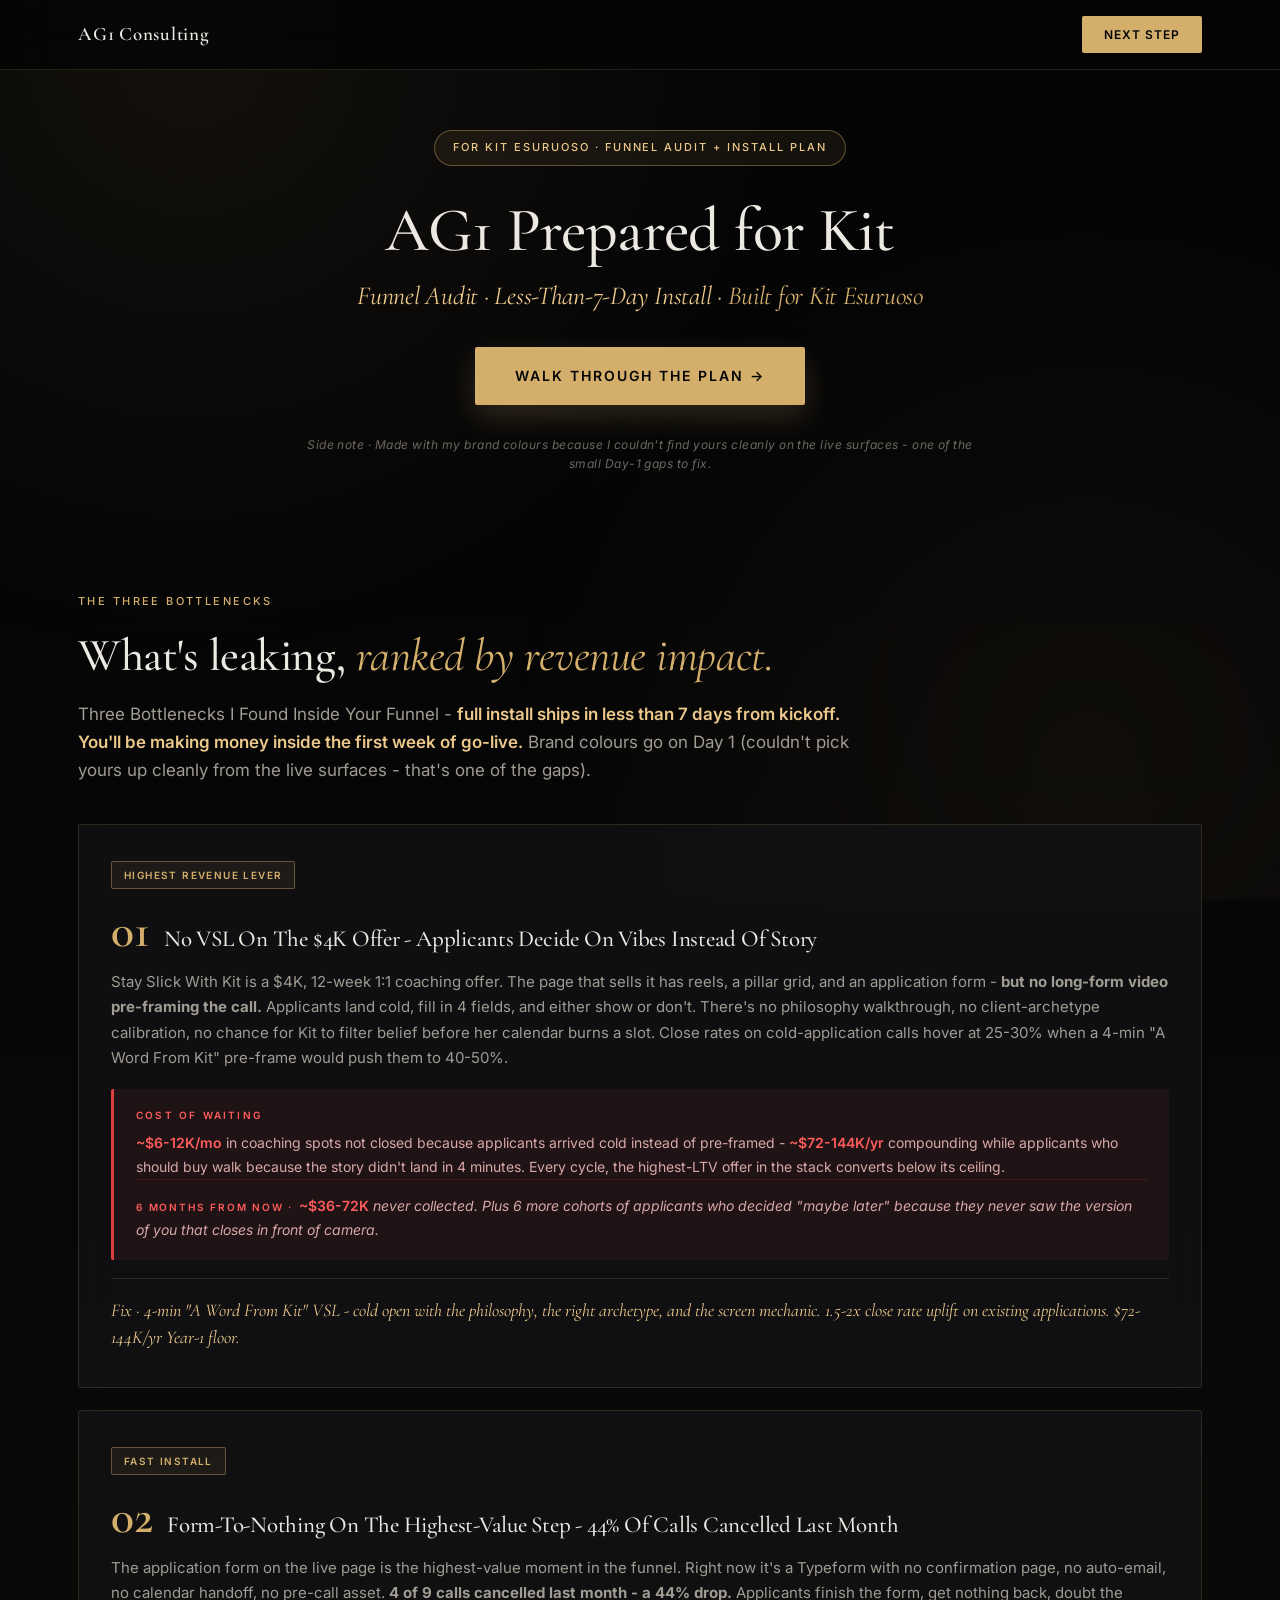
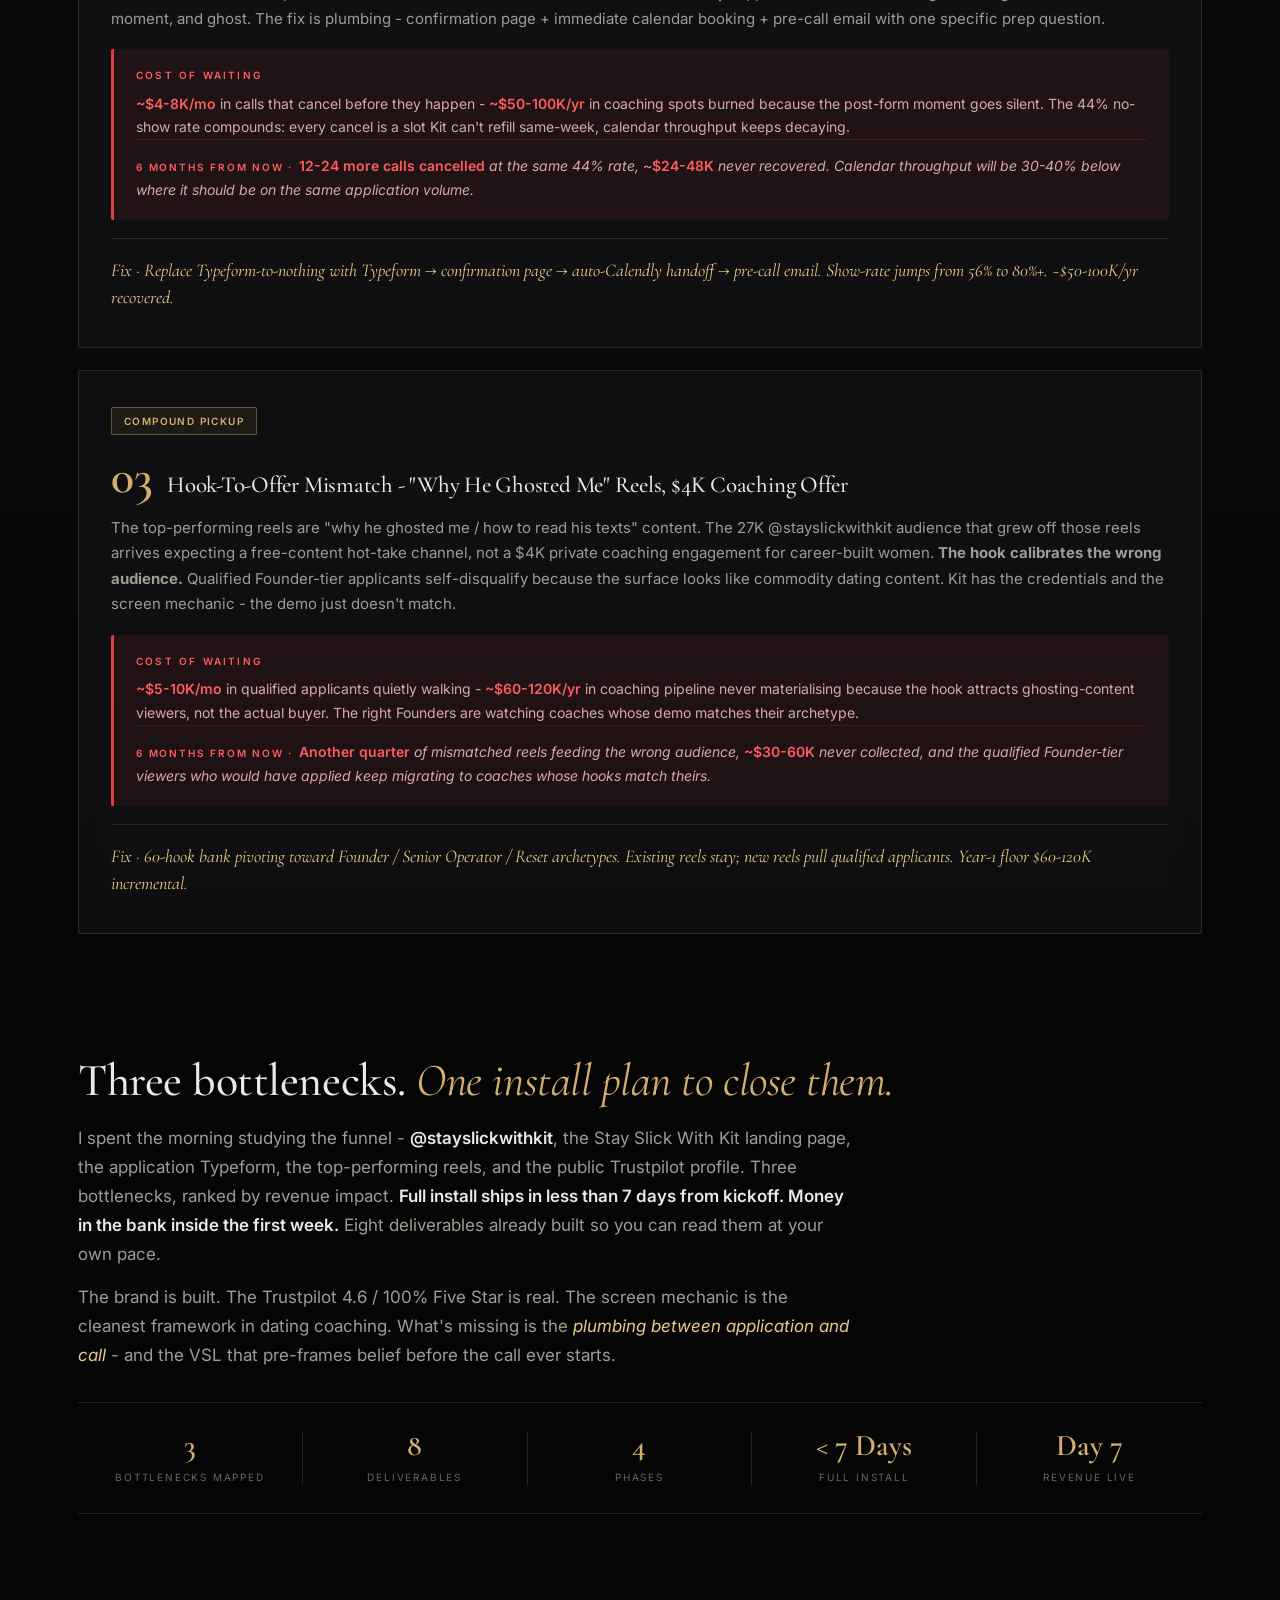
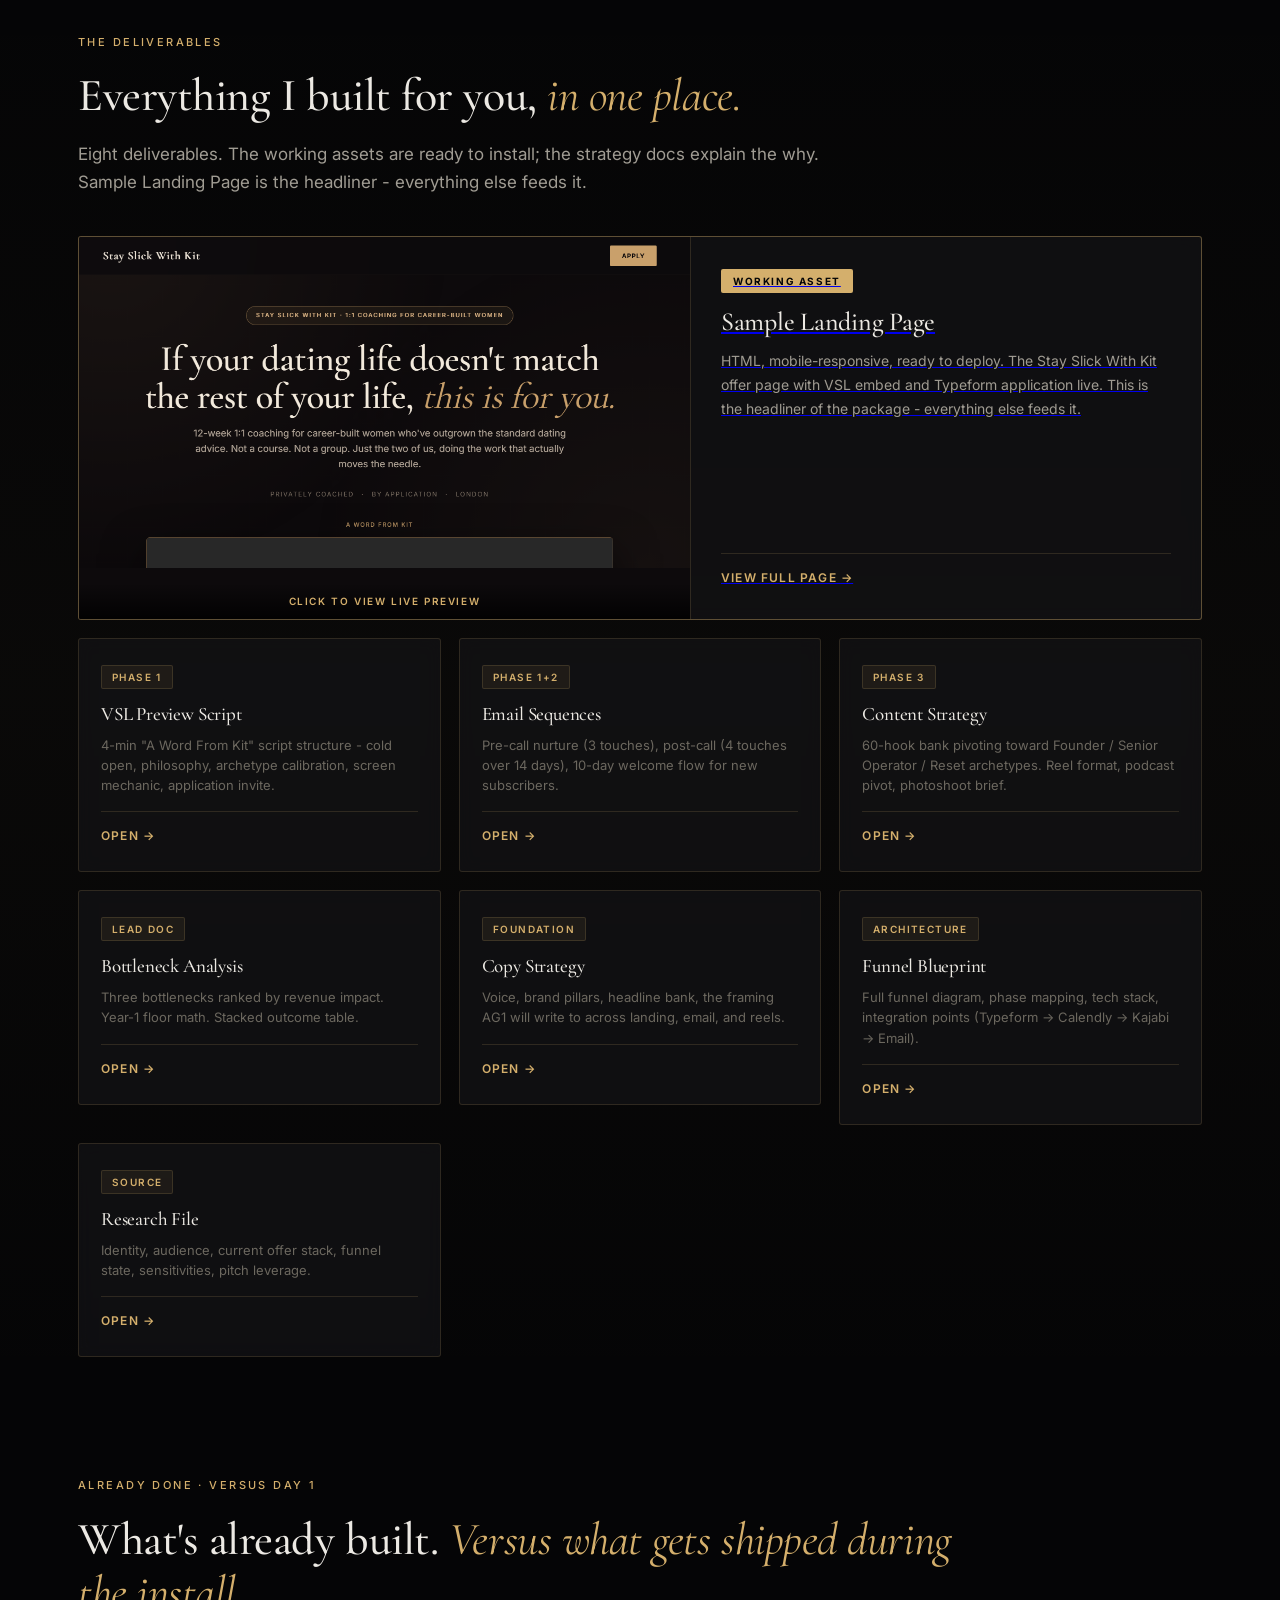
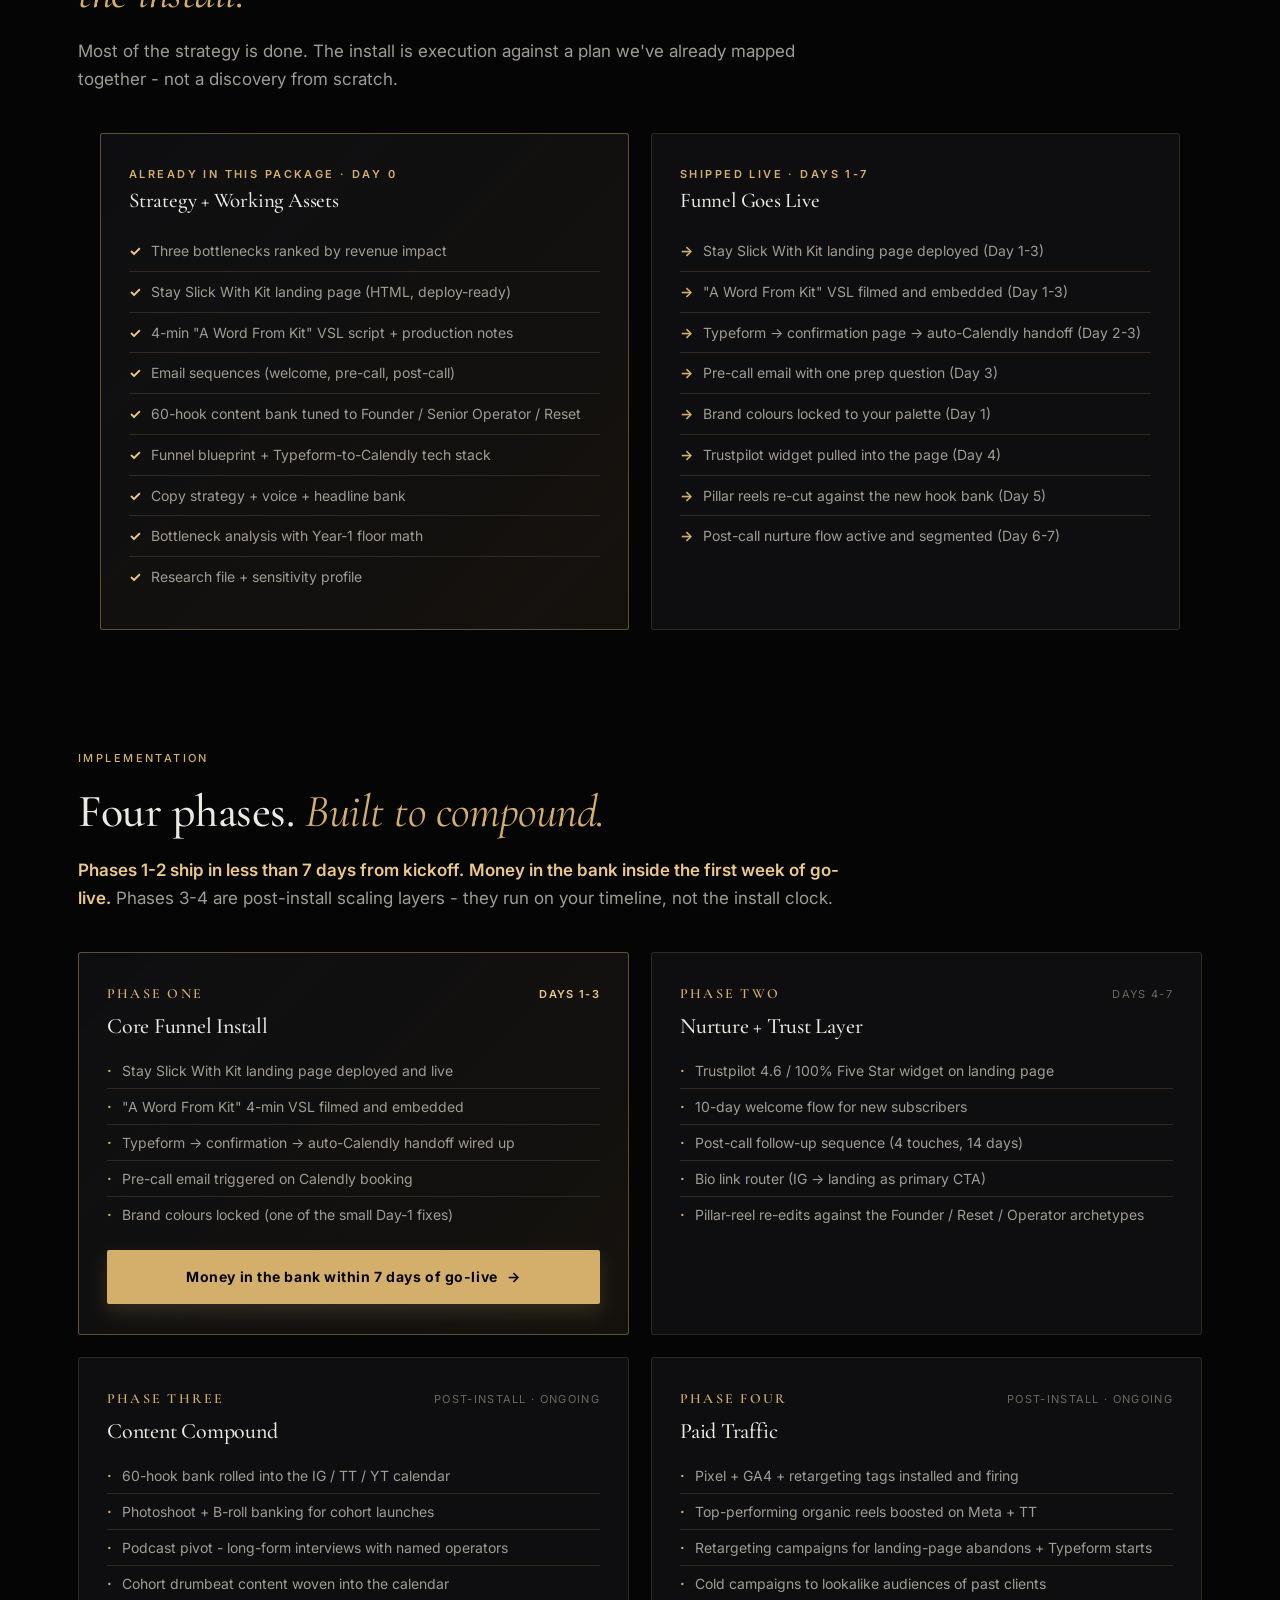
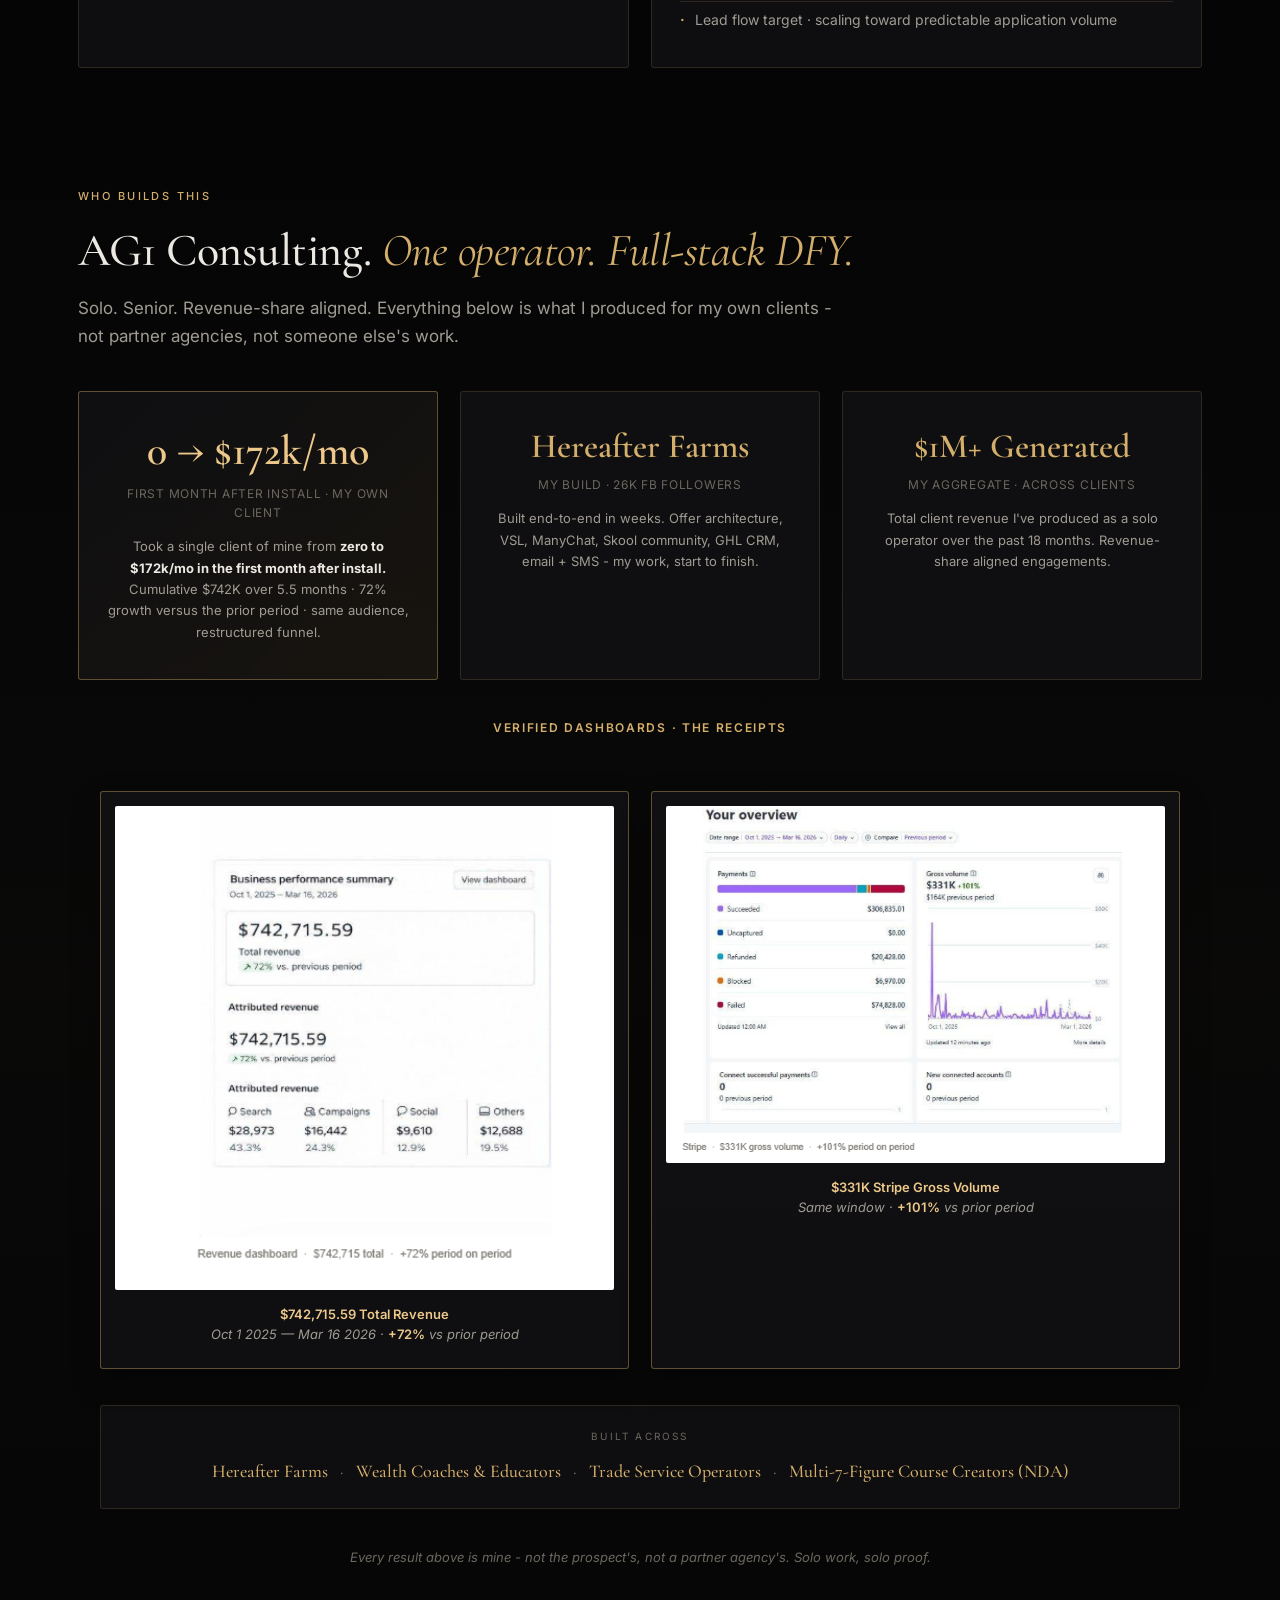
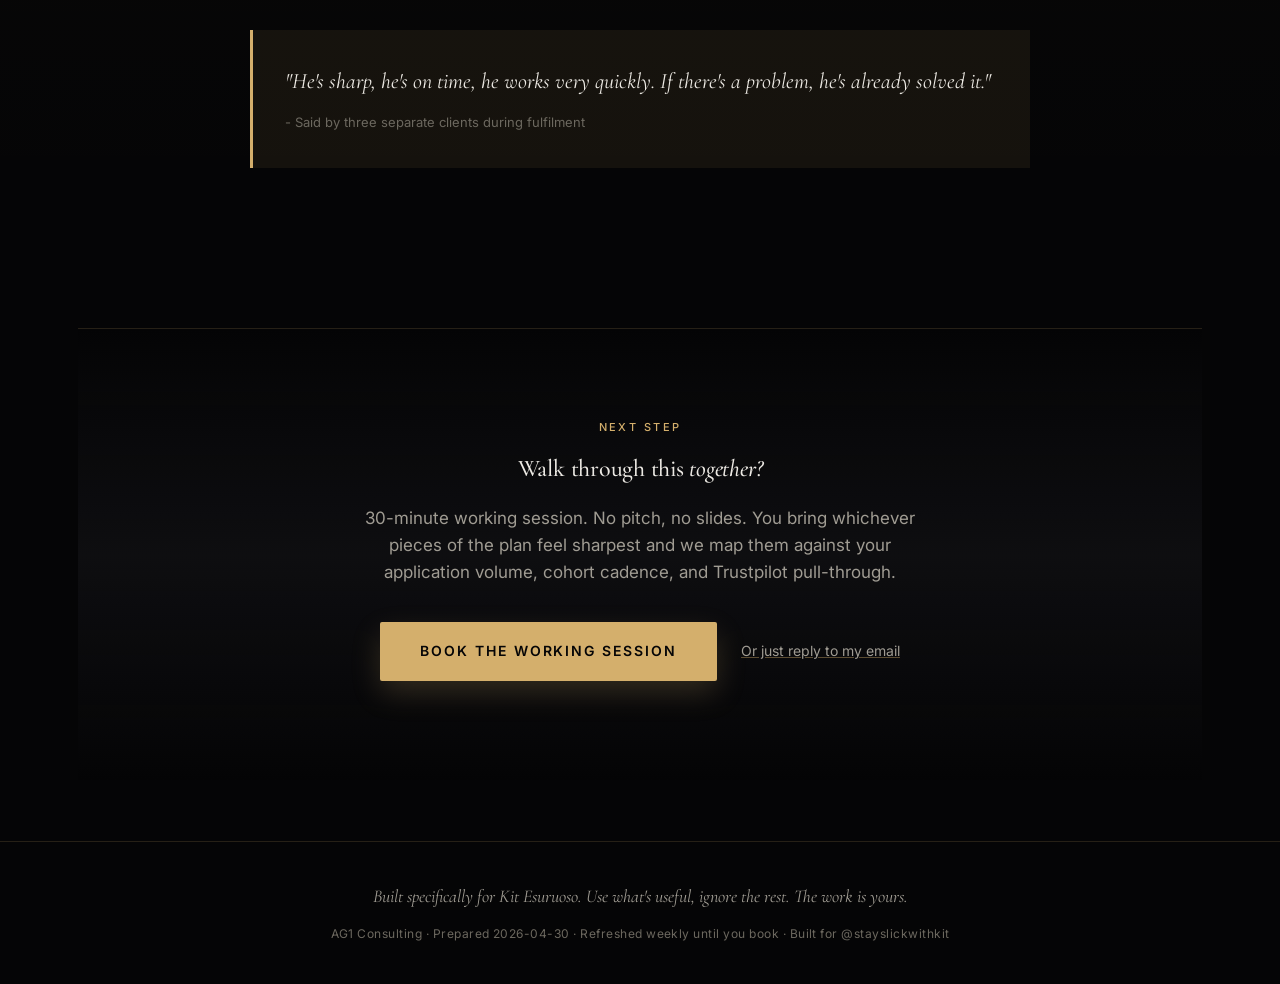
<file: index.html>
<!DOCTYPE html>
<html lang="en">
<head>
<meta charset="UTF-8">
<meta name="viewport" content="width=device-width, initial-scale=1.0">
<title>For Kit · Funnel Audit + Less-Than-7-Day Install · AG1 Consulting</title>
<meta name="description" content="Built for Kit Esuruoso. Three bottlenecks ranked by revenue impact. Core funnel ships in less than 7 days. Money in the bank within the first week of go-live.">
<meta name="robots" content="noindex">
<meta property="og:title" content="Funnel Audit + Less-Than-7-Day Install · For Kit">
<meta property="og:description" content="Three bottlenecks I found inside your funnel. The plan to close them in under 7 days.">
<meta property="og:type" content="website">
<meta property="og:url" content="https://andrei170.github.io/stayslickwithkit-hub/">
<meta property="og:image" content="https://andrei170.github.io/stayslickwithkit-hub/og-image.png">
<meta name="twitter:card" content="summary_large_image">
<link rel="icon" type="image/svg+xml" href="favicon.svg">
<script defer data-domain="andrei170.github.io" src="https://plausible.io/js/script.js"></script>
<link rel="preconnect" href="https://fonts.googleapis.com">
<link rel="preconnect" href="https://fonts.gstatic.com" crossorigin>
<link href="https://fonts.googleapis.com/css2?family=Cormorant+Garamond:wght@400;500;600;700&family=Inter:wght@300;400;500;600;700&display=swap" rel="stylesheet">
<style>
  *{margin:0;padding:0;box-sizing:border-box}
  :root{--bg-deep:#050506;--bg-elev:#0e0e10;--bg-card:rgba(20,20,24,0.65);--gold:#d4af6c;--gold-bright:#ecc88a;--text-primary:#ece9e3;--text-secondary:#a09c93;--text-muted:#6c685f;--border:rgba(212,175,108,0.16);--border-strong:rgba(212,175,108,0.4);--accent-soft:rgba(212,175,108,0.08);--loss-red:#dc4040;--loss-red-bright:#ff5c5c;--loss-soft:rgba(220,64,64,0.08);--loss-border:rgba(220,64,64,0.35)}
  html{scroll-behavior:smooth}
  body{font-family:'Inter',-apple-system,sans-serif;background:var(--bg-deep);color:var(--text-primary);line-height:1.6;overflow-x:hidden}
  body::before{content:'';position:fixed;inset:0;background:radial-gradient(circle at 15% 5%,rgba(212,175,108,0.07),transparent 45%),radial-gradient(circle at 85% 85%,rgba(212,175,108,0.05),transparent 45%);pointer-events:none;z-index:0}
  .container{max-width:1180px;margin:0 auto;padding:0 28px;position:relative;z-index:1}
  .container-narrow{max-width:820px;margin:0 auto;padding:0 28px;position:relative;z-index:1}
  h1,h2,h3{font-family:'Cormorant Garamond',Georgia,serif;font-weight:500;letter-spacing:-0.01em;line-height:1.15}
  nav{position:fixed;top:0;left:0;right:0;padding:16px 0;background:rgba(5,5,6,0.85);backdrop-filter:blur(18px);border-bottom:1px solid var(--border);z-index:100}
  .nav-inner{display:flex;justify-content:space-between;align-items:center;max-width:1180px;margin:0 auto;padding:0 28px}
  .logo{font-family:'Cormorant Garamond',serif;font-size:19px;font-weight:600;letter-spacing:0.04em}
  .nav-cta{padding:9px 22px;background:var(--gold);color:var(--bg-deep);border-radius:2px;font-size:12px;font-weight:600;letter-spacing:0.08em;text-transform:uppercase;text-decoration:none;transition:all 0.3s ease}
  .nav-cta:hover{background:var(--gold-bright);transform:translateY(-1px)}
  .hero{padding:130px 0 60px;text-align:center}
  .eyebrow{display:inline-block;padding:8px 18px;background:var(--accent-soft);border:1px solid var(--border-strong);border-radius:100px;font-size:11px;font-weight:500;letter-spacing:0.18em;text-transform:uppercase;color:var(--gold-bright);margin-bottom:32px}
  .hero h1{font-size:clamp(38px,5.5vw,62px);line-height:1.05;margin-bottom:18px;color:var(--text-primary);max-width:880px;margin-left:auto;margin-right:auto}
  .hero h2{font-size:clamp(20px,2.4vw,26px);font-weight:400;color:var(--gold-bright);margin-bottom:36px;font-style:italic;max-width:780px;margin-left:auto;margin-right:auto}
  .hero h2 em{color:var(--gold);font-style:italic}
  .cta-primary{display:inline-block;padding:18px 40px;background:var(--gold);color:var(--bg-deep);border-radius:2px;font-size:14px;font-weight:600;letter-spacing:0.14em;text-transform:uppercase;text-decoration:none;transition:all 0.3s ease;box-shadow:0 12px 30px rgba(212,175,108,0.2)}
  .cta-primary:hover{background:var(--gold-bright);transform:translateY(-2px)}
  .brand-side-note{margin-top:30px;font-size:12px;color:var(--text-muted);font-style:italic;letter-spacing:0.04em;max-width:680px;margin-left:auto;margin-right:auto}
  section{padding:60px 0}
  .section-eyebrow{font-size:11px;font-weight:500;letter-spacing:0.22em;text-transform:uppercase;color:var(--gold);margin-bottom:18px}
  .section-title{font-size:clamp(30px,4vw,46px);margin-bottom:18px;max-width:880px}
  .section-title em{color:var(--gold);font-style:italic;font-weight:400}
  .section-sub{font-size:17px;color:var(--text-secondary);max-width:780px;margin-bottom:40px;line-height:1.65}
  .section-sub strong{color:var(--gold-bright);font-weight:600}
  .overview-prose p{font-size:17px;color:var(--text-secondary);max-width:780px;margin-bottom:14px;line-height:1.7}
  .overview-prose strong{color:var(--text-primary);font-weight:600}
  .overview-prose em{color:var(--gold-bright);font-style:italic}
  .stats-grid{display:grid;grid-template-columns:repeat(5,1fr);gap:0;border-top:1px solid var(--border);border-bottom:1px solid var(--border);padding:28px 0;margin-top:32px}
  .stat-item{text-align:center;padding:0 16px;border-right:1px solid var(--border)}
  .stat-item:last-child{border-right:0}
  .stat-num{font-family:'Cormorant Garamond',serif;font-size:30px;color:var(--gold);font-weight:600;line-height:1;margin-bottom:8px}
  .stat-label{font-size:10px;letter-spacing:0.18em;text-transform:uppercase;color:var(--text-muted)}
  @media(max-width:880px){.stats-grid{grid-template-columns:repeat(2,1fr);gap:18px;border-bottom:0}.stat-item{border-right:0;border-bottom:1px solid var(--border);padding:16px 8px}.stat-num{font-size:26px}}
  .bot-grid{display:grid;grid-template-columns:1fr;gap:22px;margin-top:32px}
  .bot-card{padding:36px 32px;background:var(--bg-card);border:1px solid var(--border);border-radius:3px;backdrop-filter:blur(12px)}
  .bot-card .impact-tag{display:inline-block;padding:5px 12px;background:var(--accent-soft);border:1px solid var(--border-strong);border-radius:2px;font-size:10px;font-weight:600;letter-spacing:0.14em;text-transform:uppercase;color:var(--gold);margin-bottom:18px}
  .bot-card .num{font-family:'Cormorant Garamond',serif;font-size:48px;color:var(--gold);font-weight:600;line-height:1;display:inline-block;margin-right:14px;vertical-align:baseline}
  .bot-card h3{font-size:23px;color:var(--text-primary);display:inline-block;vertical-align:baseline;max-width:calc(100% - 70px)}
  .bot-card p{color:var(--text-secondary);font-size:15px;line-height:1.7;margin-top:14px;margin-bottom:14px}
  .cost-callout{margin-top:18px;padding:18px 22px;background:var(--loss-soft);border-left:3px solid var(--loss-red);border-radius:2px;line-height:1.65}
  .cost-callout .cost-label{display:block;font-size:10px;letter-spacing:0.22em;text-transform:uppercase;color:var(--loss-red-bright);margin-bottom:8px;font-weight:600}
  .cost-callout p{color:#d8a8a8;font-size:14px;margin:0;line-height:1.7}
  .cost-callout strong{color:var(--loss-red-bright);font-weight:600}
  .future-pace{margin-top:14px;padding-top:14px;border-top:1px solid rgba(220,64,64,0.18);font-size:13px;color:#e5b3b3;font-style:italic;line-height:1.65}
  .future-pace strong{color:var(--loss-red-bright);font-weight:600;font-style:normal}
  .future-pace .pace-label{font-size:10px;letter-spacing:0.18em;text-transform:uppercase;color:var(--loss-red-bright);font-weight:600;font-style:normal;display:inline-block;margin-right:6px}
  .bot-card .impact{margin-top:18px;padding-top:18px;border-top:1px solid var(--border);font-family:'Cormorant Garamond',serif;font-size:18px;color:var(--gold-bright);font-style:italic;line-height:1.5}
  .deliverable-featured{margin-top:32px;margin-bottom:18px;padding:0;background:var(--bg-card);border:1px solid var(--border-strong);border-radius:3px;backdrop-filter:blur(8px);overflow:hidden;display:grid;grid-template-columns:1.2fr 1fr;gap:0;transition:all 0.3s ease}
  @media(max-width:760px){.deliverable-featured{grid-template-columns:1fr}}
  .deliverable-featured:hover{transform:translateY(-2px)}
  .deliverable-featured .featured-thumb-wrap{position:relative;overflow:hidden;border-right:1px solid var(--border)}
  @media(max-width:760px){.deliverable-featured .featured-thumb-wrap{border-right:0;border-bottom:1px solid var(--border)}}
  .deliverable-featured .featured-thumb{width:100%;height:100%;display:block;object-fit:cover;object-position:top center;aspect-ratio:16/10;transition:transform 0.4s ease}
  .deliverable-featured:hover .featured-thumb{transform:scale(1.03)}
  .deliverable-featured .featured-overlay{position:absolute;bottom:0;left:0;right:0;padding:10px 14px;background:linear-gradient(180deg,transparent,rgba(0,0,0,0.85));font-size:10px;letter-spacing:0.16em;text-transform:uppercase;color:var(--gold);text-align:center;font-weight:600}
  .deliverable-featured .featured-info{padding:32px 30px;display:flex;flex-direction:column;justify-content:center}
  .deliverable-featured .tag{display:inline-block;padding:4px 12px;background:var(--gold);color:var(--bg-deep);border-radius:2px;font-size:10px;font-weight:700;letter-spacing:0.16em;text-transform:uppercase;margin-bottom:14px;align-self:flex-start}
  .deliverable-featured h3{font-size:26px;margin-bottom:12px;color:var(--text-primary);font-weight:500}
  .deliverable-featured p{color:var(--text-secondary);font-size:14px;line-height:1.7;margin-bottom:18px}
  .deliverable-featured .view-link{color:var(--gold);font-size:12px;font-weight:600;letter-spacing:0.1em;text-transform:uppercase;text-decoration:none;border-top:1px solid var(--border);padding-top:14px;margin-top:auto;align-self:flex-start;width:100%}
  .deliverable-featured .view-link:hover{color:var(--gold-bright)}
  .deliverables-grid{display:grid;grid-template-columns:repeat(3,1fr);gap:18px;margin-top:18px;align-items:start;grid-auto-rows:min-content}
  @media(max-width:900px){.deliverables-grid{grid-template-columns:repeat(2,1fr)}}
  @media(max-width:600px){.deliverables-grid{grid-template-columns:1fr}}
  .del-card{padding:26px 22px;background:var(--bg-card);border:1px solid var(--border);border-radius:3px;backdrop-filter:blur(8px);transition:all 0.3s ease;display:flex;flex-direction:column}
  .del-card:hover{border-color:var(--border-strong);transform:translateY(-2px)}
  .del-card.featured{border-color:var(--border-strong);background:linear-gradient(135deg,var(--bg-card),var(--accent-soft))}
  .del-card .tag{display:inline-block;padding:3px 10px;background:var(--accent-soft);border:1px solid var(--border);border-radius:2px;font-size:10px;font-weight:600;letter-spacing:0.14em;text-transform:uppercase;color:var(--gold);margin-bottom:14px;align-self:flex-start}
  .del-card.featured .tag{background:var(--gold);color:var(--bg-deep);border-color:var(--gold)}
  .del-card h3{font-size:19px;margin-bottom:10px;color:var(--text-primary);font-weight:500}
  .del-card p{color:var(--text-muted);font-size:13px;line-height:1.55;margin-bottom:16px;flex-grow:1}
  .del-card a{color:var(--gold);font-size:12px;font-weight:600;letter-spacing:0.1em;text-transform:uppercase;text-decoration:none;border-top:1px solid var(--border);padding-top:14px;margin-top:auto}
  .del-card a:hover{color:var(--gold-bright)}
  .preview-thumb-link{display:block;margin:-26px -22px 16px -22px;overflow:hidden;border-radius:3px 3px 0 0;border-bottom:1px solid var(--border-strong);position:relative}
  .preview-thumb{width:100%;height:auto;display:block;transition:transform 0.4s ease;aspect-ratio:16/10;object-fit:cover;object-position:top center}
  .preview-thumb-link:hover .preview-thumb{transform:scale(1.03)}
  .preview-overlay{position:absolute;bottom:0;left:0;right:0;padding:8px 14px;background:linear-gradient(180deg,transparent,rgba(0,0,0,0.85));font-size:10px;letter-spacing:0.16em;text-transform:uppercase;color:var(--gold);text-align:center;font-weight:600}
  .comparison-grid{display:grid;grid-template-columns:1fr 1fr;gap:22px;margin-top:32px;max-width:1080px;margin-left:auto;margin-right:auto}
  @media(max-width:760px){.comparison-grid{grid-template-columns:1fr}}
  .comp-col{padding:32px 28px;background:var(--bg-card);border:1px solid var(--border);border-radius:3px}
  .comp-col.now{border-color:var(--border-strong);background:linear-gradient(135deg,var(--bg-card),var(--accent-soft))}
  .comp-col .comp-label{display:block;font-size:11px;letter-spacing:0.22em;text-transform:uppercase;color:var(--gold);margin-bottom:6px;font-weight:600}
  .comp-col h3{font-size:21px;margin-bottom:18px;color:var(--text-primary)}
  .comp-col ul{list-style:none;padding:0;margin:0}
  .comp-col li{padding:9px 0;color:var(--text-secondary);font-size:14px;border-bottom:1px solid var(--border);line-height:1.55;display:flex;gap:10px}
  .comp-col li:last-child{border-bottom:0}
  .comp-col li::before{content:"\2713";color:var(--gold);font-weight:bold;flex-shrink:0}
  .comp-col.now li::before{color:var(--gold-bright)}
  .comp-col.future li::before{content:"\2192";color:var(--gold)}
  .phases-grid{display:grid;grid-template-columns:repeat(2,1fr);gap:22px;margin-top:32px}
  @media(max-width:760px){.phases-grid{grid-template-columns:1fr}}
  .phase-card{padding:30px 28px;background:var(--bg-card);border:1px solid var(--border);border-radius:3px;display:flex;flex-direction:column}
  .phase-card.first{border-color:var(--border-strong);background:linear-gradient(135deg,var(--bg-card),var(--accent-soft))}
  .phase-card .phase-meta{display:flex;justify-content:space-between;align-items:baseline;margin-bottom:8px}
  .phase-card .phase-name{font-family:'Cormorant Garamond',serif;font-size:14px;color:var(--gold);text-transform:uppercase;letter-spacing:0.16em;font-weight:600}
  .phase-card .phase-weeks{font-size:11px;color:var(--text-muted);letter-spacing:0.12em;text-transform:uppercase}
  .phase-card.first .phase-weeks{color:var(--gold-bright);font-weight:600}
  .phase-card h3{font-size:22px;margin-bottom:14px;color:var(--text-primary)}
  .phase-card ul{list-style:none;padding:0;margin:0;flex-grow:1}
  .phase-card li{padding:7px 0;color:var(--text-secondary);font-size:14px;border-bottom:1px solid var(--border);line-height:1.5}
  .phase-card li:last-child{border-bottom:0}
  .phase-card li::before{content:"·";color:var(--gold);margin-right:10px;font-weight:bold}
  .revenue-cta{display:block;margin-top:18px;padding:16px 22px;background:var(--gold);color:var(--bg-deep);border-radius:2px;font-size:14px;font-weight:700;letter-spacing:0.04em;text-align:center;text-decoration:none;transition:all 0.3s ease;box-shadow:0 8px 20px rgba(212,175,108,0.18)}
  .revenue-cta:hover{background:var(--gold-bright);transform:translateY(-2px);box-shadow:0 12px 28px rgba(212,175,108,0.28)}
  .revenue-cta .arrow{margin-left:6px}
  .creds-grid{display:grid;grid-template-columns:repeat(3,1fr);gap:22px;margin-top:32px}
  @media(max-width:900px){.creds-grid{grid-template-columns:1fr}}
  .cred-card{padding:36px 28px;background:var(--bg-card);border:1px solid var(--border);border-radius:3px;text-align:center}
  .cred-card.headline-result{border-color:var(--border-strong);background:linear-gradient(135deg,var(--bg-card),var(--accent-soft))}
  .cred-card .cred-headline{font-family:'Cormorant Garamond',serif;font-size:34px;color:var(--gold);font-weight:600;line-height:1.1;margin-bottom:10px}
  .cred-card.headline-result .cred-headline{font-size:42px;color:var(--gold-bright)}
  .cred-card .cred-meta{font-size:12px;color:var(--text-muted);letter-spacing:0.06em;margin-bottom:14px;text-transform:uppercase}
  .cred-card .cred-detail{font-size:13px;color:var(--text-secondary);line-height:1.65}
  .cred-card .cred-detail strong{color:var(--text-primary)}
  .cred-card .cred-verify{margin-top:14px;padding-top:12px;border-top:1px solid var(--border);font-size:11px;color:var(--gold);font-style:italic}
  .proof-grid{display:grid;grid-template-columns:1fr 1fr;gap:22px;margin-top:40px;max-width:1080px;margin-left:auto;margin-right:auto}
  @media(max-width:760px){.proof-grid{grid-template-columns:1fr}}
  .proof-card{padding:14px;background:var(--bg-card);border:1px solid var(--border-strong);border-radius:3px;text-align:center;box-shadow:0 12px 30px rgba(0,0,0,0.3)}
  .proof-card img{width:100%;height:auto;border-radius:2px;display:block;margin-bottom:14px}
  .proof-card .proof-caption{font-size:13px;color:var(--text-secondary);font-style:italic;line-height:1.55;padding:0 10px 10px;margin:0}
  .proof-card .proof-caption strong{color:var(--gold-bright);font-weight:600;font-style:normal}
  .proof-callout{margin:24px auto 0;padding:14px 22px;text-align:center;font-size:12px;color:var(--gold);letter-spacing:0.14em;text-transform:uppercase;font-weight:600;max-width:680px}
  .trust-strip{margin-top:36px;padding:22px 24px;background:var(--bg-elev);border:1px solid var(--border);border-radius:3px;text-align:center;max-width:1080px;margin-left:auto;margin-right:auto}
  .trust-strip .trust-label{display:block;font-size:10px;letter-spacing:0.22em;text-transform:uppercase;color:var(--text-muted);margin-bottom:14px}
  .trust-strip .trust-clients{font-family:'Cormorant Garamond',serif;font-size:18px;color:var(--text-secondary);font-style:italic;line-height:1.55}
  .trust-strip .trust-clients span{color:var(--gold);font-style:normal;font-weight:500;margin:0 4px}
  .trust-strip .trust-clients .sep{color:var(--text-muted);margin:0 8px}
  .ownership-line{margin-top:24px;padding:14px 20px;text-align:center;font-size:13px;color:var(--text-muted);font-style:italic;max-width:780px;margin-left:auto;margin-right:auto}
  .client-quote{margin-top:48px;padding:36px 32px;border-left:3px solid var(--gold);background:var(--accent-soft);max-width:780px;margin-left:auto;margin-right:auto}
  .client-quote p{font-family:'Cormorant Garamond',serif;font-size:22px;color:var(--text-primary);font-style:italic;line-height:1.45}
  .client-quote .attribution{margin-top:14px;font-size:13px;color:var(--text-muted);font-style:normal;font-family:'Inter',sans-serif}
  .cta-section{text-align:center;padding:90px 0 100px;background:linear-gradient(180deg,transparent,rgba(20,20,24,0.6),transparent);margin-top:40px;border-top:1px solid var(--border)}
  .cta-section h2{margin-bottom:22px;max-width:720px;margin-left:auto;margin-right:auto}
  .cta-section p{color:var(--text-secondary);font-size:17px;max-width:580px;margin:0 auto 36px;line-height:1.6}
  .cta-buttons{display:flex;justify-content:center;gap:24px;flex-wrap:wrap;align-items:center}
  .cta-secondary-link{color:var(--text-secondary);font-size:14px;text-decoration:underline;text-decoration-color:var(--border-strong)}
  .cta-secondary-link:hover{color:var(--gold)}
  footer{padding:40px 0;border-top:1px solid var(--border);text-align:center;color:var(--text-muted);font-size:13px}
  footer .signoff{font-family:'Cormorant Garamond',serif;font-size:18px;font-style:italic;color:var(--text-secondary);margin-bottom:14px;max-width:680px;margin-left:auto;margin-right:auto}
  footer .meta{font-size:12px;color:var(--text-muted);letter-spacing:0.04em}
</style>
</head>
<body>
<nav>
<div class="nav-inner">
<div class="logo">AG1 Consulting</div>
<a href="#book" class="nav-cta">Next Step</a>
</div>
</nav>

<section class="hero">
<div class="container">
<div class="eyebrow">For Kit Esuruoso · Funnel Audit + Install Plan</div>
<h1>AG1 Prepared for Kit</h1>
<h2>Funnel Audit · Less-Than-7-Day Install · <em>Built for Kit Esuruoso</em></h2>
<a href="#book" class="cta-primary">Walk Through The Plan →</a>
<p class="brand-side-note">Side note · Made with my brand colours because I couldn't find yours cleanly on the live surfaces - one of the small Day-1 gaps to fix.</p>
</div>
</section>

<section style="background:linear-gradient(180deg,transparent,rgba(212,175,108,.025) 50%,transparent)">
<div class="container">
<div class="section-eyebrow">The Three Bottlenecks</div>
<h2 class="section-title">What's leaking, <em>ranked by revenue impact.</em></h2>
<p class="section-sub">Three Bottlenecks I Found Inside Your Funnel - <strong>full install ships in less than 7 days from kickoff.</strong> <strong>You'll be making money inside the first week of go-live.</strong> Brand colours go on Day 1 (couldn't pick yours up cleanly from the live surfaces - that's one of the gaps).</p>

<div class="bot-grid">
<div class="bot-card">
<span class="impact-tag">Highest Revenue Lever</span>
<div><span class="num">01</span><h3>No VSL On The $4K Offer - Applicants Decide On Vibes Instead Of Story</h3></div>
<p>Stay Slick With Kit is a $4K, 12-week 1:1 coaching offer. The page that sells it has reels, a pillar grid, and an application form - <strong>but no long-form video pre-framing the call.</strong> Applicants land cold, fill in 4 fields, and either show or don't. There's no philosophy walkthrough, no client-archetype calibration, no chance for Kit to filter belief before her calendar burns a slot. Close rates on cold-application calls hover at 25-30% when a 4-min "A Word From Kit" pre-frame would push them to 40-50%.</p>
<div class="cost-callout">
<span class="cost-label">Cost of Waiting</span>
<p><strong>~$6-12K/mo</strong> in coaching spots not closed because applicants arrived cold instead of pre-framed - <strong>~$72-144K/yr</strong> compounding while applicants who should buy walk because the story didn't land in 4 minutes. Every cycle, the highest-LTV offer in the stack converts below its ceiling.</p>
<p class="future-pace"><span class="pace-label">6 months from now ·</span><strong>~$36-72K</strong> never collected. Plus 6 more cohorts of applicants who decided "maybe later" because they never saw the version of you that closes in front of camera.</p>
</div>
<div class="impact">Fix · 4-min "A Word From Kit" VSL - cold open with the philosophy, the right archetype, and the screen mechanic. 1.5-2x close rate uplift on existing applications. $72-144K/yr Year-1 floor.</div>
</div>

<div class="bot-card">
<span class="impact-tag">Fast Install</span>
<div><span class="num">02</span><h3>Form-To-Nothing On The Highest-Value Step - 44% Of Calls Cancelled Last Month</h3></div>
<p>The application form on the live page is the highest-value moment in the funnel. Right now it's a Typeform with no confirmation page, no auto-email, no calendar handoff, no pre-call asset. <strong>4 of 9 calls cancelled last month - a 44% drop.</strong> Applicants finish the form, get nothing back, doubt the moment, and ghost. The fix is plumbing - confirmation page + immediate calendar booking + pre-call email with one specific prep question.</p>
<div class="cost-callout">
<span class="cost-label">Cost of Waiting</span>
<p><strong>~$4-8K/mo</strong> in calls that cancel before they happen - <strong>~$50-100K/yr</strong> in coaching spots burned because the post-form moment goes silent. The 44% no-show rate compounds: every cancel is a slot Kit can't refill same-week, calendar throughput keeps decaying.</p>
<p class="future-pace"><span class="pace-label">6 months from now ·</span><strong>12-24 more calls cancelled</strong> at the same 44% rate, ~<strong>$24-48K</strong> never recovered. Calendar throughput will be 30-40% below where it should be on the same application volume.</p>
</div>
<div class="impact">Fix · Replace Typeform-to-nothing with Typeform → confirmation page → auto-Calendly handoff → pre-call email. Show-rate jumps from 56% to 80%+. ~$50-100K/yr recovered.</div>
</div>

<div class="bot-card">
<span class="impact-tag">Compound Pickup</span>
<div><span class="num">03</span><h3>Hook-To-Offer Mismatch - "Why He Ghosted Me" Reels, $4K Coaching Offer</h3></div>
<p>The top-performing reels are "why he ghosted me / how to read his texts" content. The 27K @stayslickwithkit audience that grew off those reels arrives expecting a free-content hot-take channel, not a $4K private coaching engagement for career-built women. <strong>The hook calibrates the wrong audience.</strong> Qualified Founder-tier applicants self-disqualify because the surface looks like commodity dating content. Kit has the credentials and the screen mechanic - the demo just doesn't match.</p>
<div class="cost-callout">
<span class="cost-label">Cost of Waiting</span>
<p><strong>~$5-10K/mo</strong> in qualified applicants quietly walking - <strong>~$60-120K/yr</strong> in coaching pipeline never materialising because the hook attracts ghosting-content viewers, not the actual buyer. The right Founders are watching coaches whose demo matches their archetype.</p>
<p class="future-pace"><span class="pace-label">6 months from now ·</span><strong>Another quarter</strong> of mismatched reels feeding the wrong audience, <strong>~$30-60K</strong> never collected, and the qualified Founder-tier viewers who would have applied keep migrating to coaches whose hooks match theirs.</p>
</div>
<div class="impact">Fix · 60-hook bank pivoting toward Founder / Senior Operator / Reset archetypes. Existing reels stay; new reels pull qualified applicants. Year-1 floor $60-120K incremental.</div>
</div>
</div>
</div>
</section>

<section>
<div class="container">
<h2 class="section-title">Three bottlenecks. <em>One install plan to close them.</em></h2>
<div class="overview-prose">
<p>I spent the morning studying the funnel - <strong>@stayslickwithkit</strong>, the Stay Slick With Kit landing page, the application Typeform, the top-performing reels, and the public Trustpilot profile. Three bottlenecks, ranked by revenue impact. <strong>Full install ships in less than 7 days from kickoff. Money in the bank inside the first week.</strong> Eight deliverables already built so you can read them at your own pace.</p>
<p>The brand is built. The Trustpilot 4.6 / 100% Five Star is real. The screen mechanic is the cleanest framework in dating coaching. What's missing is the <em>plumbing between application and call</em> - and the VSL that pre-frames belief before the call ever starts.</p>
</div>
<div class="stats-grid">
<div class="stat-item"><div class="stat-num">3</div><div class="stat-label">Bottlenecks Mapped</div></div>
<div class="stat-item"><div class="stat-num">8</div><div class="stat-label">Deliverables</div></div>
<div class="stat-item"><div class="stat-num">4</div><div class="stat-label">Phases</div></div>
<div class="stat-item"><div class="stat-num">&lt; 7 Days</div><div class="stat-label">Full Install</div></div>
<div class="stat-item"><div class="stat-num">Day 7</div><div class="stat-label">Revenue Live</div></div>
</div>
</div>
</section>

<section style="background:linear-gradient(180deg,transparent,rgba(212,175,108,.025) 50%,transparent)">
<div class="container">
<div class="section-eyebrow">The Deliverables</div>
<h2 class="section-title">Everything I built for you, <em>in one place.</em></h2>
<p class="section-sub">Eight deliverables. The working assets are ready to install; the strategy docs explain the why. Sample Landing Page is the headliner - everything else feeds it.</p>

<a href="landing-page.html" target="_blank" class="deliverable-featured">
<div class="featured-thumb-wrap">
<img src="proof/landing-preview.png?v=4" alt="Stay Slick With Kit landing page preview" class="featured-thumb">
<div class="featured-overlay">Click to View Live Preview</div>
</div>
<div class="featured-info">
<span class="tag">Working Asset</span>
<h3>Sample Landing Page</h3>
<p>HTML, mobile-responsive, ready to deploy. The Stay Slick With Kit offer page with VSL embed and Typeform application live. This is the headliner of the package - everything else feeds it.</p>
<span class="view-link">View Full Page →</span>
</div>
</a>

<div class="deliverables-grid">
<div class="del-card">
<span class="tag">Phase 1</span>
<h3>VSL Preview Script</h3>
<p>4-min "A Word From Kit" script structure - cold open, philosophy, archetype calibration, screen mechanic, application invite.</p>
<a href="vsl-preview.html" target="_blank">Open →</a>
</div>

<div class="del-card">
<span class="tag">Phase 1+2</span>
<h3>Email Sequences</h3>
<p>Pre-call nurture (3 touches), post-call (4 touches over 14 days), 10-day welcome flow for new subscribers.</p>
<a href="email-sequence.html" target="_blank">Open →</a>
</div>

<div class="del-card">
<span class="tag">Phase 3</span>
<h3>Content Strategy</h3>
<p>60-hook bank pivoting toward Founder / Senior Operator / Reset archetypes. Reel format, podcast pivot, photoshoot brief.</p>
<a href="content-strategy.html" target="_blank">Open →</a>
</div>

<div class="del-card">
<span class="tag">Lead Doc</span>
<h3>Bottleneck Analysis</h3>
<p>Three bottlenecks ranked by revenue impact. Year-1 floor math. Stacked outcome table.</p>
<a href="bottleneck-analysis.html" target="_blank">Open →</a>
</div>

<div class="del-card">
<span class="tag">Foundation</span>
<h3>Copy Strategy</h3>
<p>Voice, brand pillars, headline bank, the framing AG1 will write to across landing, email, and reels.</p>
<a href="copy-strategy.html" target="_blank">Open →</a>
</div>

<div class="del-card">
<span class="tag">Architecture</span>
<h3>Funnel Blueprint</h3>
<p>Full funnel diagram, phase mapping, tech stack, integration points (Typeform → Calendly → Kajabi → Email).</p>
<a href="funnel-blueprint.html" target="_blank">Open →</a>
</div>

<div class="del-card">
<span class="tag">Source</span>
<h3>Research File</h3>
<p>Identity, audience, current offer stack, funnel state, sensitivities, pitch leverage.</p>
<a href="research.html" target="_blank">Open →</a>
</div>
</div>
</div>
</section>

<section>
<div class="container">
<div class="section-eyebrow">Already Done · Versus Day 1</div>
<h2 class="section-title">What's already built. <em>Versus what gets shipped during the install.</em></h2>
<p class="section-sub">Most of the strategy is done. The install is execution against a plan we've already mapped together - not a discovery from scratch.</p>

<div class="comparison-grid">
<div class="comp-col now">
<span class="comp-label">Already in This Package · Day 0</span>
<h3>Strategy + Working Assets</h3>
<ul>
<li>Three bottlenecks ranked by revenue impact</li>
<li>Stay Slick With Kit landing page (HTML, deploy-ready)</li>
<li>4-min "A Word From Kit" VSL script + production notes</li>
<li>Email sequences (welcome, pre-call, post-call)</li>
<li>60-hook content bank tuned to Founder / Senior Operator / Reset</li>
<li>Funnel blueprint + Typeform-to-Calendly tech stack</li>
<li>Copy strategy + voice + headline bank</li>
<li>Bottleneck analysis with Year-1 floor math</li>
<li>Research file + sensitivity profile</li>
</ul>
</div>
<div class="comp-col future">
<span class="comp-label">Shipped Live · Days 1-7</span>
<h3>Funnel Goes Live</h3>
<ul>
<li>Stay Slick With Kit landing page deployed (Day 1-3)</li>
<li>"A Word From Kit" VSL filmed and embedded (Day 1-3)</li>
<li>Typeform → confirmation page → auto-Calendly handoff (Day 2-3)</li>
<li>Pre-call email with one prep question (Day 3)</li>
<li>Brand colours locked to your palette (Day 1)</li>
<li>Trustpilot widget pulled into the page (Day 4)</li>
<li>Pillar reels re-cut against the new hook bank (Day 5)</li>
<li>Post-call nurture flow active and segmented (Day 6-7)</li>
</ul>
</div>
</div>
</div>
</section>

<section>
<div class="container">
<div class="section-eyebrow">Implementation</div>
<h2 class="section-title">Four phases. <em>Built to compound.</em></h2>
<p class="section-sub"><strong>Phases 1-2 ship in less than 7 days from kickoff.</strong> <strong>Money in the bank inside the first week of go-live.</strong> Phases 3-4 are post-install scaling layers - they run on your timeline, not the install clock.</p>

<div class="phases-grid">
<div class="phase-card first">
<div class="phase-meta"><span class="phase-name">Phase One</span><span class="phase-weeks">Days 1-3</span></div>
<h3>Core Funnel Install</h3>
<ul>
<li>Stay Slick With Kit landing page deployed and live</li>
<li>"A Word From Kit" 4-min VSL filmed and embedded</li>
<li>Typeform → confirmation → auto-Calendly handoff wired up</li>
<li>Pre-call email triggered on Calendly booking</li>
<li>Brand colours locked (one of the small Day-1 fixes)</li>
</ul>
<a href="https://calendly.com/ag-copy/call-with-andrei" class="revenue-cta" target="_blank">Money in the bank within 7 days of go-live<span class="arrow"> →</span></a>
</div>

<div class="phase-card">
<div class="phase-meta"><span class="phase-name">Phase Two</span><span class="phase-weeks">Days 4-7</span></div>
<h3>Nurture + Trust Layer</h3>
<ul>
<li>Trustpilot 4.6 / 100% Five Star widget on landing page</li>
<li>10-day welcome flow for new subscribers</li>
<li>Post-call follow-up sequence (4 touches, 14 days)</li>
<li>Bio link router (IG → landing as primary CTA)</li>
<li>Pillar-reel re-edits against the Founder / Reset / Operator archetypes</li>
</ul>
</div>

<div class="phase-card">
<div class="phase-meta"><span class="phase-name">Phase Three</span><span class="phase-weeks">Post-Install · Ongoing</span></div>
<h3>Content Compound</h3>
<ul>
<li>60-hook bank rolled into the IG / TT / YT calendar</li>
<li>Photoshoot + B-roll banking for cohort launches</li>
<li>Podcast pivot - long-form interviews with named operators</li>
<li>Cohort drumbeat content woven into the calendar</li>
</ul>
</div>

<div class="phase-card">
<div class="phase-meta"><span class="phase-name">Phase Four</span><span class="phase-weeks">Post-Install · Ongoing</span></div>
<h3>Paid Traffic</h3>
<ul>
<li>Pixel + GA4 + retargeting tags installed and firing</li>
<li>Top-performing organic reels boosted on Meta + TT</li>
<li>Retargeting campaigns for landing-page abandons + Typeform starts</li>
<li>Cold campaigns to lookalike audiences of past clients</li>
<li>Lead flow target · scaling toward predictable application volume</li>
</ul>
</div>
</div>
</div>
</section>

<section style="background:linear-gradient(180deg,transparent,rgba(212,175,108,.025) 50%,transparent)">
<div class="container">
<div class="section-eyebrow">Who Builds This</div>
<h2 class="section-title">AG1 Consulting. <em>One operator. Full-stack DFY.</em></h2>
<p class="section-sub">Solo. Senior. Revenue-share aligned. Everything below is what I produced for my own clients - not partner agencies, not someone else's work.</p>

<div class="creds-grid">
<div class="cred-card headline-result">
<div class="cred-headline">0 → $172k/mo</div>
<div class="cred-meta">First Month After Install · My Own Client</div>
<div class="cred-detail">Took a single client of mine from <strong>zero to $172k/mo in the first month after install.</strong> Cumulative $742K over 5.5 months · 72% growth versus the prior period · same audience, restructured funnel.</div>
</div>

<div class="cred-card">
<div class="cred-headline">Hereafter Farms</div>
<div class="cred-meta">My Build · 26K FB Followers</div>
<div class="cred-detail">Built end-to-end in weeks. Offer architecture, VSL, ManyChat, Skool community, GHL CRM, email + SMS - my work, start to finish.</div>
</div>

<div class="cred-card">
<div class="cred-headline">$1M+ Generated</div>
<div class="cred-meta">My Aggregate · Across Clients</div>
<div class="cred-detail">Total client revenue I've produced as a solo operator over the past 18 months. Revenue-share aligned engagements.</div>
</div>
</div>

<div class="proof-callout">Verified Dashboards · The Receipts</div>
<div class="proof-grid">
<div class="proof-card">
<img src="proof/revenue-dashboard.png" alt="Business performance summary showing $742,715.59 total revenue, +72% versus prior period, Oct 1 2025 to Mar 16 2026">
<p class="proof-caption"><strong>$742,715.59 Total Revenue</strong><br>Oct 1 2025 — Mar 16 2026 · <strong>+72%</strong> vs prior period</p>
</div>
<div class="proof-card">
<img src="proof/stripe-dashboard.png" alt="Stripe overview dashboard showing $331K gross volume, +101% versus prior period, same Oct 2025 to March 2026 window">
<p class="proof-caption"><strong>$331K Stripe Gross Volume</strong><br>Same window · <strong>+101%</strong> vs prior period</p>
</div>
</div>

<div class="trust-strip">
<span class="trust-label">Built Across</span>
<div class="trust-clients"><span>Hereafter Farms</span><span class="sep">·</span><span>Wealth Coaches & Educators</span><span class="sep">·</span><span>Trade Service Operators</span><span class="sep">·</span><span>Multi-7-Figure Course Creators (NDA)</span></div>
</div>

<p class="ownership-line">Every result above is mine - not the prospect's, not a partner agency's. Solo work, solo proof.</p>

<div class="client-quote">
<p>"He's sharp, he's on time, he works very quickly. If there's a problem, he's already solved it."</p>
<div class="attribution">- Said by three separate clients during fulfilment</div>
</div>
</div>
</section>

<section id="book">
<div class="container">
<div class="cta-section">
<div class="section-eyebrow">Next Step</div>
<h2>Walk through this <em>together?</em></h2>
<p>30-minute working session. No pitch, no slides. You bring whichever pieces of the plan feel sharpest and we map them against your application volume, cohort cadence, and Trustpilot pull-through.</p>
<div class="cta-buttons">
<a href="https://calendly.com/ag-copy/call-with-andrei" class="cta-primary" target="_blank">Book The Working Session</a>
<a href="mailto:andreigivero@gmail.com" class="cta-secondary-link">Or just reply to my email</a>
</div>
</div>
</div>
</section>

<footer>
<div class="container">
<p class="signoff">Built specifically for Kit Esuruoso. Use what's useful, ignore the rest. The work is yours.</p>
<p class="meta">AG1 Consulting · Prepared 2026-04-30 · Refreshed weekly until you book · Built for @stayslickwithkit</p>
</div>
</footer>

</body>
</html>
</file>
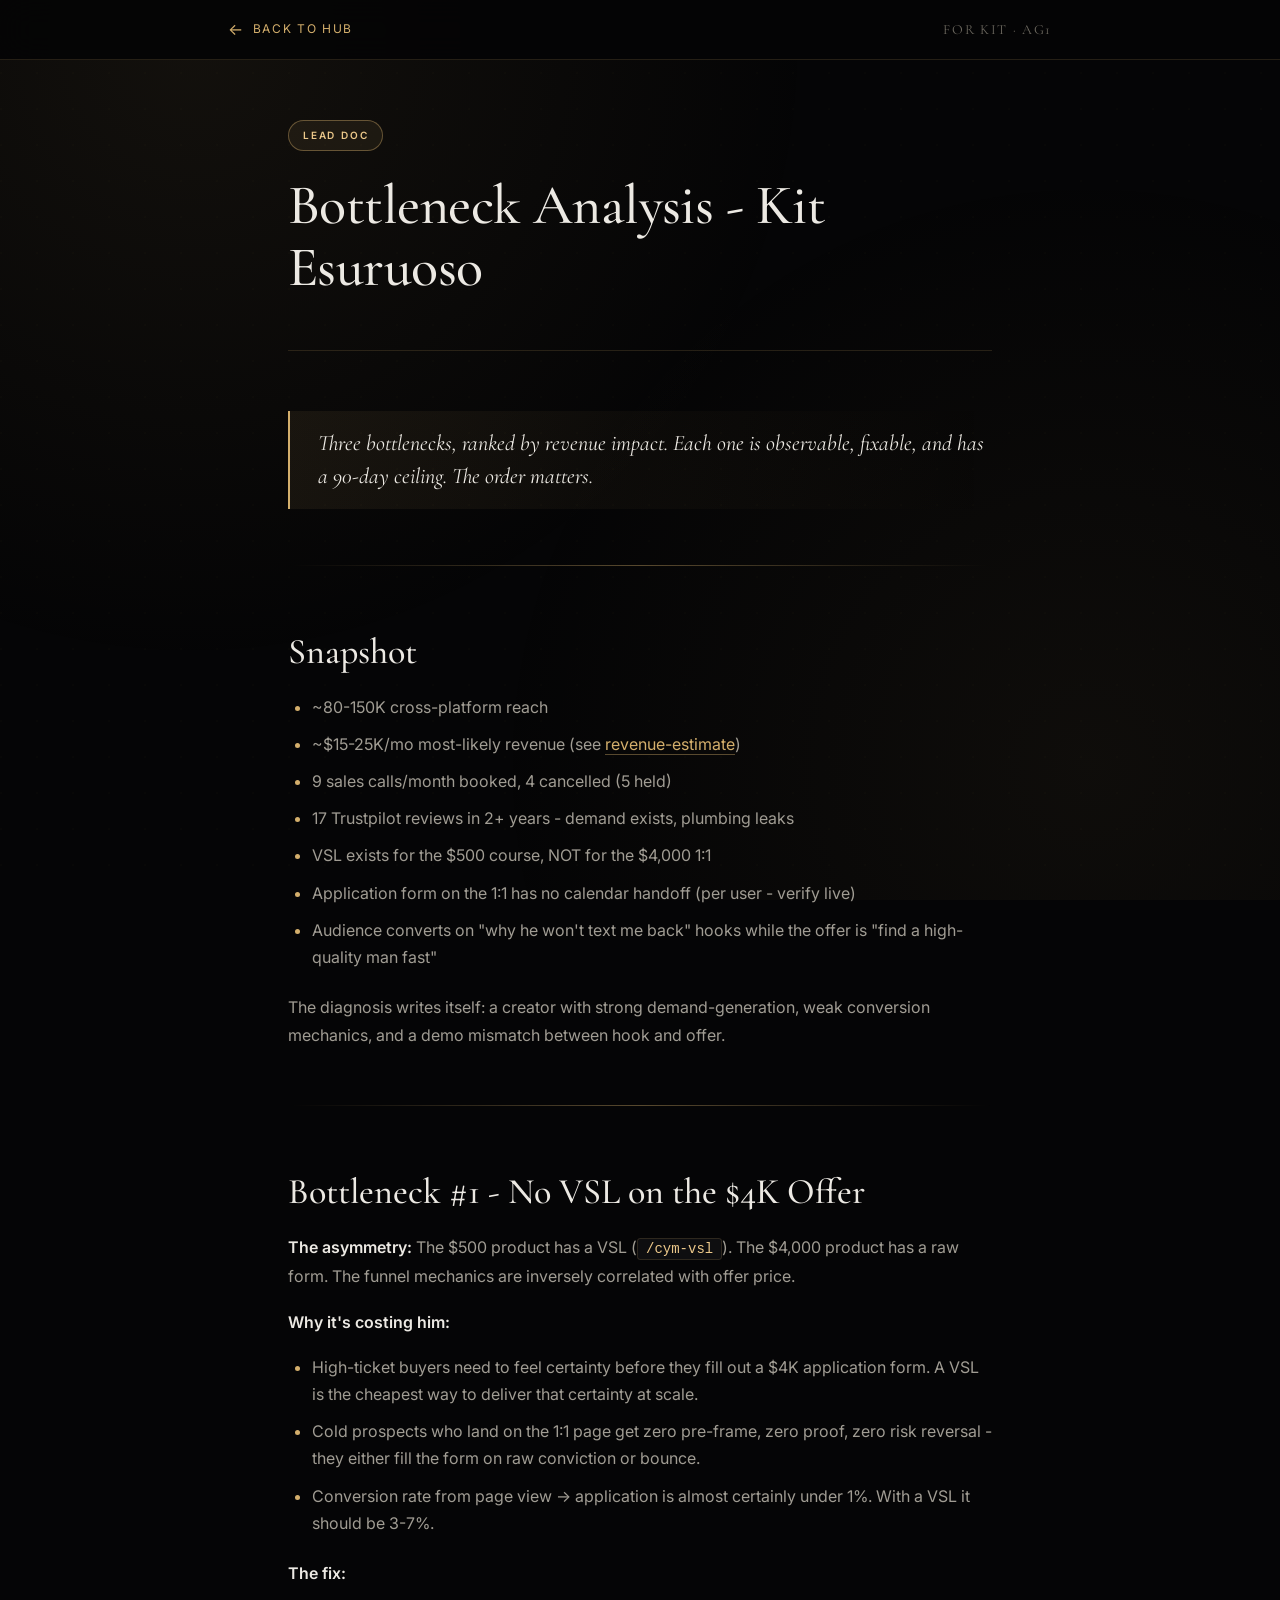
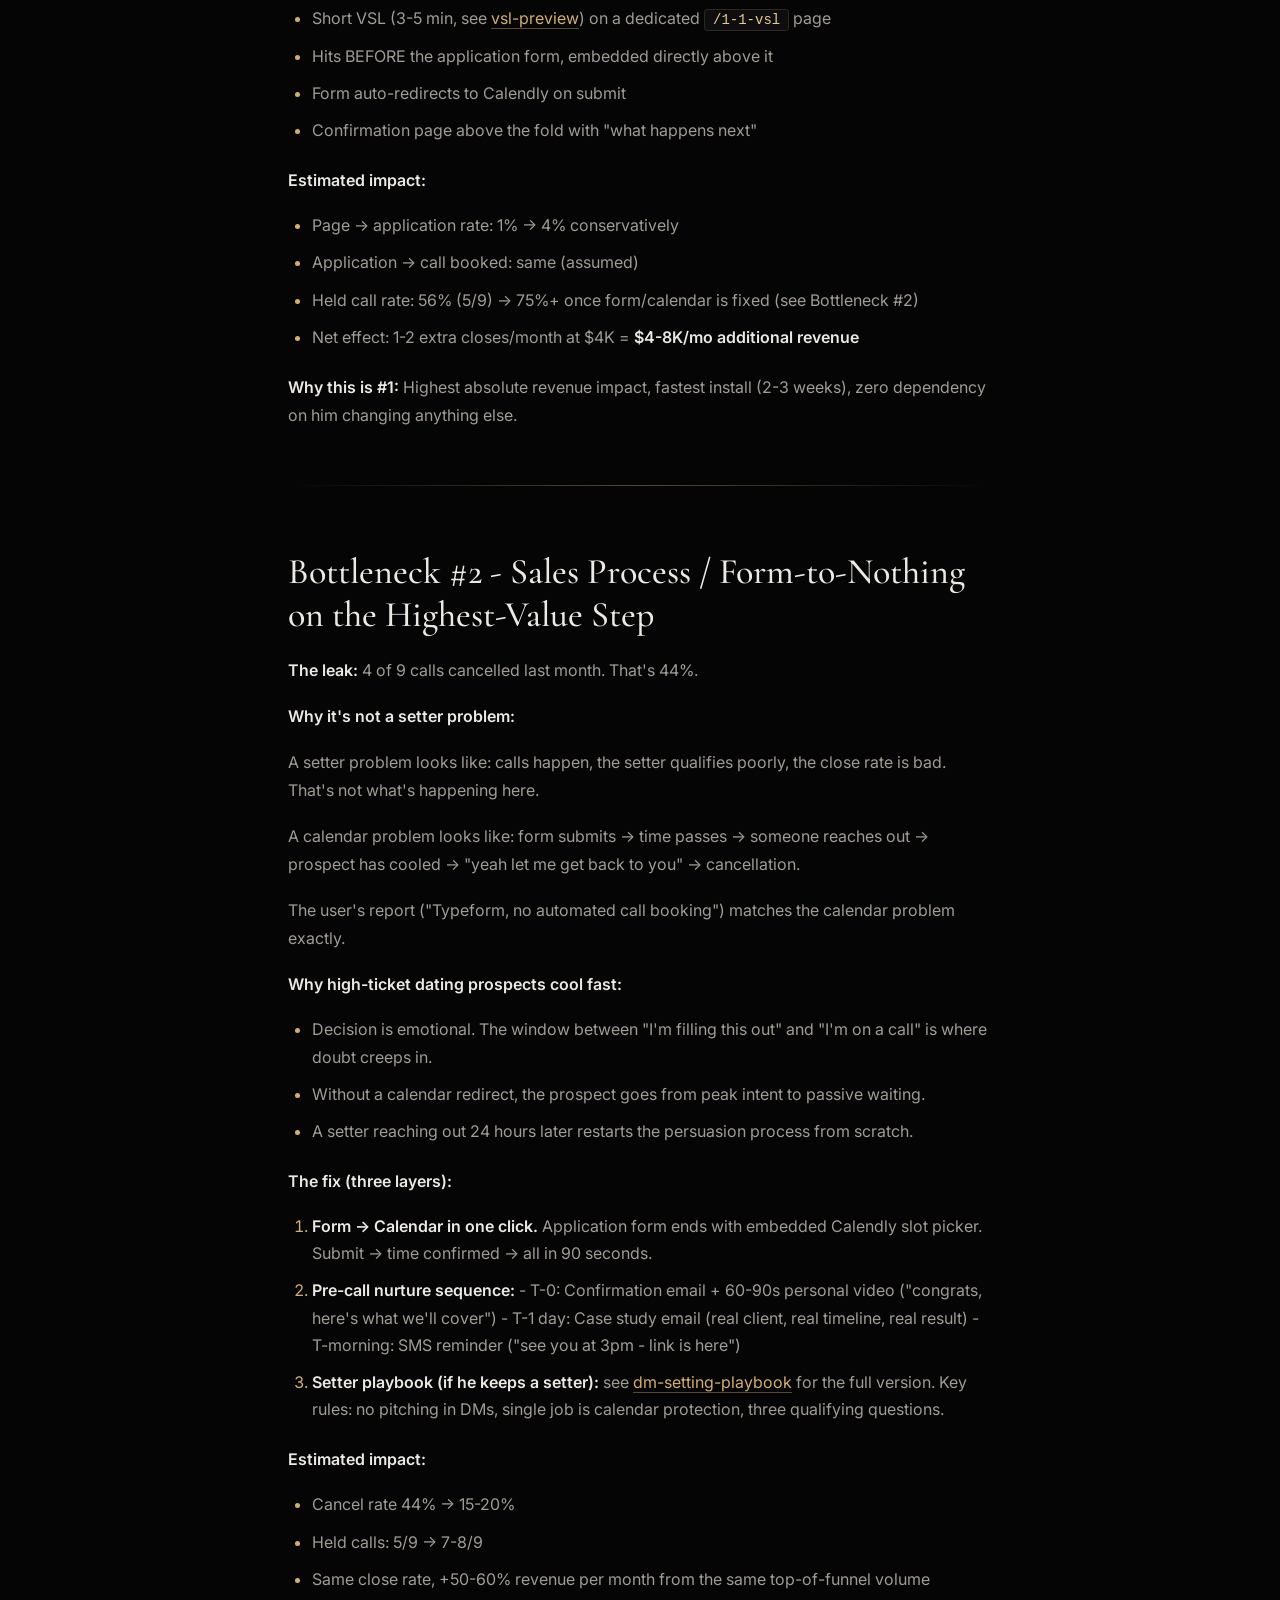
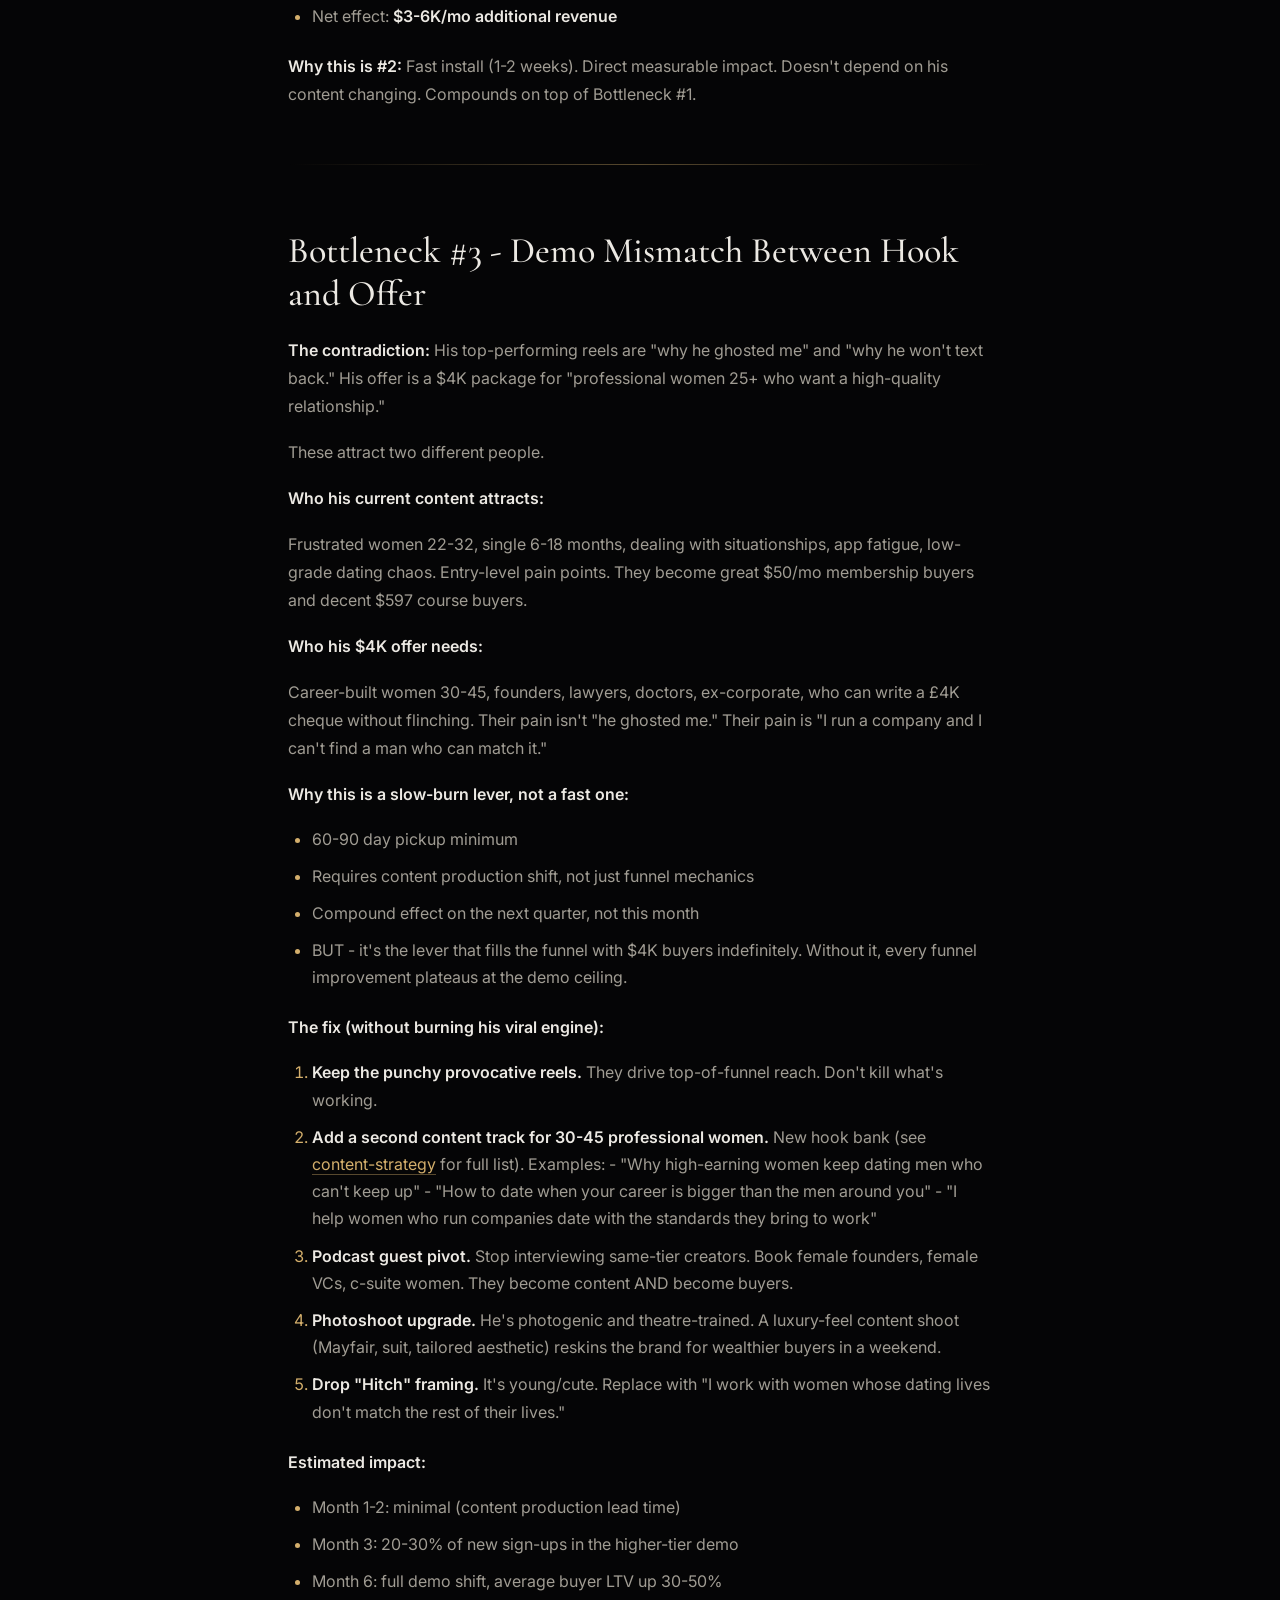
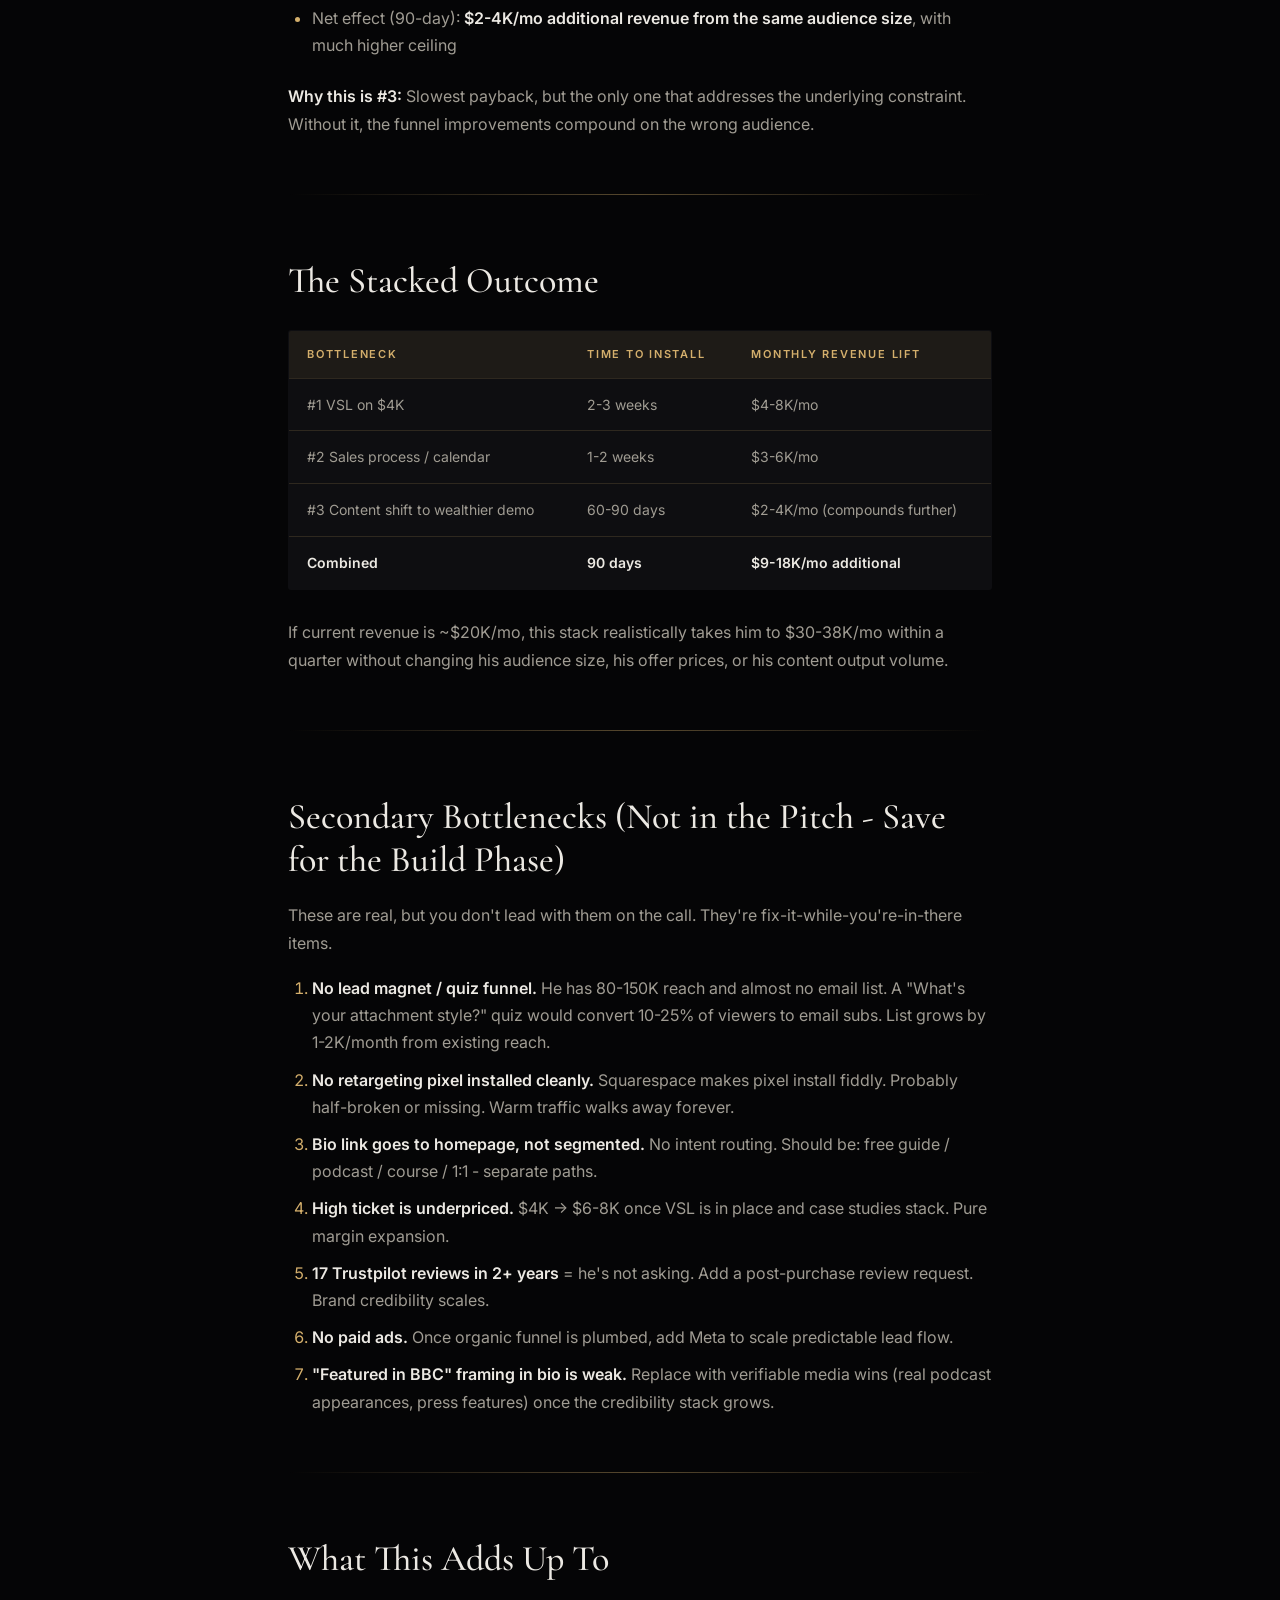
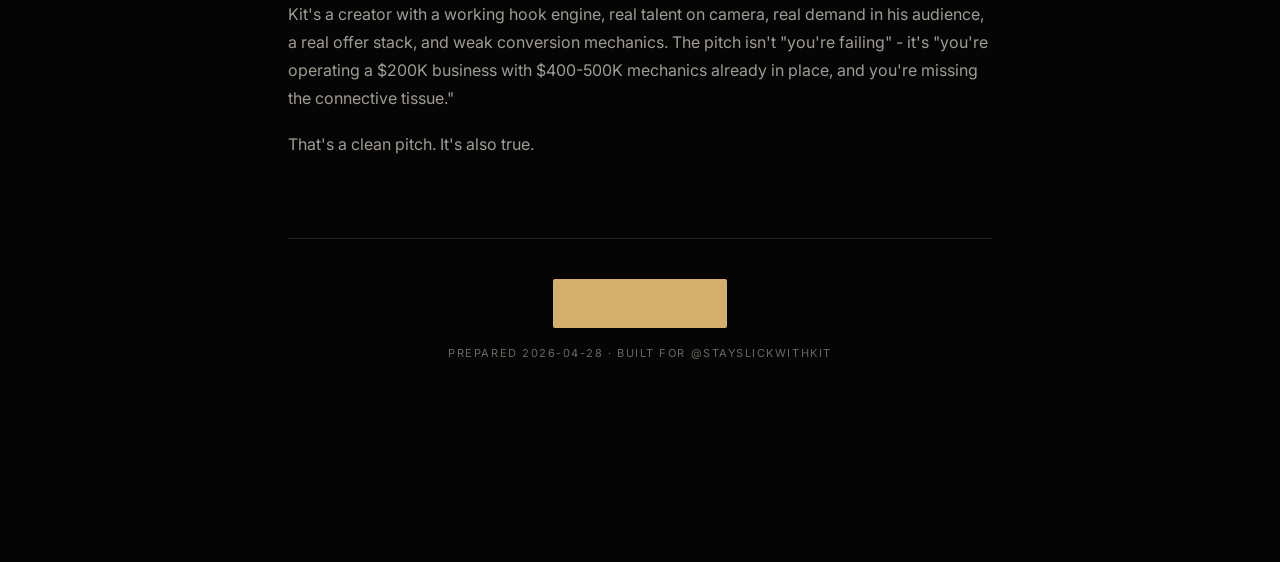
<file: bottleneck-analysis.html>
<!DOCTYPE html>
<html lang="en">
<head>
<meta charset="UTF-8">
<meta name="viewport" content="width=device-width, initial-scale=1.0">
<title>Bottleneck Analysis · For Kit · AG1</title>
<meta name="description" content="Bottleneck Analysis - built for Kit Esuruoso by AG1 Consulting.">
<meta name="robots" content="noindex">
<meta property="og:title" content="Bottleneck Analysis · For Kit">
<meta property="og:description" content="Part of the funnel audit + 90-day install plan built for @stayslickwithkit by AG1 Consulting.">
<meta property="og:type" content="article">
<meta property="og:image" content="https://andrei170.github.io/stayslickwithkit-hub/og-image.png">
<meta name="twitter:card" content="summary_large_image">
<link rel="icon" type="image/svg+xml" href="favicon.svg">
<script defer data-domain="andrei170.github.io" src="https://plausible.io/js/script.js"></script>
<link rel="preconnect" href="https://fonts.googleapis.com">
<link rel="preconnect" href="https://fonts.gstatic.com" crossorigin>
<link href="https://fonts.googleapis.com/css2?family=Cormorant+Garamond:wght@400;500;600;700&family=Inter:wght@300;400;500;600;700&display=swap" rel="stylesheet">
<link rel="stylesheet" href="docs.css">
</head>
<body>

<nav class="nav">
  <div class="nav-inner">
    <a href="index.html" class="nav-back"><span class="arrow">&larr;</span> Back to Hub</a>
    <span class="nav-title">For Kit · AG1</span>
  </div>
</nav>

<article class="doc">
  <header class="doc-header">
    <span class="doc-tag">Lead Doc</span>
    <h1>Bottleneck Analysis - Kit Esuruoso</h1>
  </header>

  
<blockquote>
<p>Three bottlenecks, ranked by revenue impact. Each one is observable, fixable, and has a 90-day ceiling. The order matters.</p>
</blockquote>
<hr />
<h2>Snapshot</h2>
<ul>
<li>~80-150K cross-platform reach</li>
<li>~$15-25K/mo most-likely revenue (see <a href="revenue-estimate.html">revenue-estimate</a>)</li>
<li>9 sales calls/month booked, 4 cancelled (5 held)</li>
<li>17 Trustpilot reviews in 2+ years - demand exists, plumbing leaks</li>
<li>VSL exists for the $500 course, NOT for the $4,000 1:1</li>
<li>Application form on the 1:1 has no calendar handoff (per user - verify live)</li>
<li>Audience converts on "why he won't text me back" hooks while the offer is "find a high-quality man fast"</li>
</ul>
<p>The diagnosis writes itself: a creator with strong demand-generation, weak conversion mechanics, and a demo mismatch between hook and offer.</p>
<hr />
<h2>Bottleneck #1 - No VSL on the $4K Offer</h2>
<p><strong>The asymmetry:</strong> The $500 product has a VSL (<code>/cym-vsl</code>). The $4,000 product has a raw form. The funnel mechanics are inversely correlated with offer price.</p>
<p><strong>Why it's costing him:</strong></p>
<ul>
<li>High-ticket buyers need to feel certainty before they fill out a $4K application form. A VSL is the cheapest way to deliver that certainty at scale.</li>
<li>Cold prospects who land on the 1:1 page get zero pre-frame, zero proof, zero risk reversal - they either fill the form on raw conviction or bounce.</li>
<li>Conversion rate from page view → application is almost certainly under 1%. With a VSL it should be 3-7%.</li>
</ul>
<p><strong>The fix:</strong></p>
<ul>
<li>Short VSL (3-5 min, see <a href="vsl-preview.html">vsl-preview</a>) on a dedicated <code>/1-1-vsl</code> page</li>
<li>Hits BEFORE the application form, embedded directly above it</li>
<li>Form auto-redirects to Calendly on submit</li>
<li>Confirmation page above the fold with "what happens next"</li>
</ul>
<p><strong>Estimated impact:</strong></p>
<ul>
<li>Page → application rate: 1% → 4% conservatively</li>
<li>Application → call booked: same (assumed)</li>
<li>Held call rate: 56% (5/9) → 75%+ once form/calendar is fixed (see Bottleneck #2)</li>
<li>Net effect: 1-2 extra closes/month at $4K = <strong>$4-8K/mo additional revenue</strong></li>
</ul>
<p><strong>Why this is #1:</strong> Highest absolute revenue impact, fastest install (2-3 weeks), zero dependency on him changing anything else.</p>
<hr />
<h2>Bottleneck #2 - Sales Process / Form-to-Nothing on the Highest-Value Step</h2>
<p><strong>The leak:</strong> 4 of 9 calls cancelled last month. That's 44%.</p>
<p><strong>Why it's not a setter problem:</strong></p>
<p>A setter problem looks like: calls happen, the setter qualifies poorly, the close rate is bad. That's not what's happening here.</p>
<p>A calendar problem looks like: form submits → time passes → someone reaches out → prospect has cooled → "yeah let me get back to you" → cancellation.</p>
<p>The user's report ("Typeform, no automated call booking") matches the calendar problem exactly.</p>
<p><strong>Why high-ticket dating prospects cool fast:</strong></p>
<ul>
<li>Decision is emotional. The window between "I'm filling this out" and "I'm on a call" is where doubt creeps in.</li>
<li>Without a calendar redirect, the prospect goes from peak intent to passive waiting.</li>
<li>A setter reaching out 24 hours later restarts the persuasion process from scratch.</li>
</ul>
<p><strong>The fix (three layers):</strong></p>
<ol>
<li><strong>Form → Calendar in one click.</strong> Application form ends with embedded Calendly slot picker. Submit → time confirmed → all in 90 seconds.</li>
<li><strong>Pre-call nurture sequence:</strong>
   - T-0: Confirmation email + 60-90s personal video ("congrats, here's what we'll cover")
   - T-1 day: Case study email (real client, real timeline, real result)
   - T-morning: SMS reminder ("see you at 3pm - link is here")</li>
<li><strong>Setter playbook (if he keeps a setter):</strong> see <a href="dm-setting-playbook.html">dm-setting-playbook</a> for the full version. Key rules: no pitching in DMs, single job is calendar protection, three qualifying questions.</li>
</ol>
<p><strong>Estimated impact:</strong></p>
<ul>
<li>Cancel rate 44% → 15-20%</li>
<li>Held calls: 5/9 → 7-8/9</li>
<li>Same close rate, +50-60% revenue per month from the same top-of-funnel volume</li>
<li>Net effect: <strong>$3-6K/mo additional revenue</strong></li>
</ul>
<p><strong>Why this is #2:</strong> Fast install (1-2 weeks). Direct measurable impact. Doesn't depend on his content changing. Compounds on top of Bottleneck #1.</p>
<hr />
<h2>Bottleneck #3 - Demo Mismatch Between Hook and Offer</h2>
<p><strong>The contradiction:</strong> His top-performing reels are "why he ghosted me" and "why he won't text back." His offer is a $4K package for "professional women 25+ who want a high-quality relationship."</p>
<p>These attract two different people.</p>
<p><strong>Who his current content attracts:</strong></p>
<p>Frustrated women 22-32, single 6-18 months, dealing with situationships, app fatigue, low-grade dating chaos. Entry-level pain points. They become great $50/mo membership buyers and decent $597 course buyers.</p>
<p><strong>Who his $4K offer needs:</strong></p>
<p>Career-built women 30-45, founders, lawyers, doctors, ex-corporate, who can write a £4K cheque without flinching. Their pain isn't "he ghosted me." Their pain is "I run a company and I can't find a man who can match it."</p>
<p><strong>Why this is a slow-burn lever, not a fast one:</strong></p>
<ul>
<li>60-90 day pickup minimum</li>
<li>Requires content production shift, not just funnel mechanics</li>
<li>Compound effect on the next quarter, not this month</li>
<li>BUT - it's the lever that fills the funnel with $4K buyers indefinitely. Without it, every funnel improvement plateaus at the demo ceiling.</li>
</ul>
<p><strong>The fix (without burning his viral engine):</strong></p>
<ol>
<li><strong>Keep the punchy provocative reels.</strong> They drive top-of-funnel reach. Don't kill what's working.</li>
<li><strong>Add a second content track for 30-45 professional women.</strong> New hook bank (see <a href="content-strategy.html">content-strategy</a> for full list). Examples:
   - "Why high-earning women keep dating men who can't keep up"
   - "How to date when your career is bigger than the men around you"
   - "I help women who run companies date with the standards they bring to work"</li>
<li><strong>Podcast guest pivot.</strong> Stop interviewing same-tier creators. Book female founders, female VCs, c-suite women. They become content AND become buyers.</li>
<li><strong>Photoshoot upgrade.</strong> He's photogenic and theatre-trained. A luxury-feel content shoot (Mayfair, suit, tailored aesthetic) reskins the brand for wealthier buyers in a weekend.</li>
<li><strong>Drop "Hitch" framing.</strong> It's young/cute. Replace with "I work with women whose dating lives don't match the rest of their lives."</li>
</ol>
<p><strong>Estimated impact:</strong></p>
<ul>
<li>Month 1-2: minimal (content production lead time)</li>
<li>Month 3: 20-30% of new sign-ups in the higher-tier demo</li>
<li>Month 6: full demo shift, average buyer LTV up 30-50%</li>
<li>Net effect (90-day): <strong>$2-4K/mo additional revenue from the same audience size</strong>, with much higher ceiling</li>
</ul>
<p><strong>Why this is #3:</strong> Slowest payback, but the only one that addresses the underlying constraint. Without it, the funnel improvements compound on the wrong audience.</p>
<hr />
<h2>The Stacked Outcome</h2>
<table>
<thead>
<tr>
<th>Bottleneck</th>
<th>Time to install</th>
<th>Monthly revenue lift</th>
</tr>
</thead>
<tbody>
<tr>
<td>#1 VSL on $4K</td>
<td>2-3 weeks</td>
<td>$4-8K/mo</td>
</tr>
<tr>
<td>#2 Sales process / calendar</td>
<td>1-2 weeks</td>
<td>$3-6K/mo</td>
</tr>
<tr>
<td>#3 Content shift to wealthier demo</td>
<td>60-90 days</td>
<td>$2-4K/mo (compounds further)</td>
</tr>
<tr>
<td><strong>Combined</strong></td>
<td><strong>90 days</strong></td>
<td><strong>$9-18K/mo additional</strong></td>
</tr>
</tbody>
</table>
<p>If current revenue is ~$20K/mo, this stack realistically takes him to $30-38K/mo within a quarter without changing his audience size, his offer prices, or his content output volume.</p>
<hr />
<h2>Secondary Bottlenecks (Not in the Pitch - Save for the Build Phase)</h2>
<p>These are real, but you don't lead with them on the call. They're fix-it-while-you're-in-there items.</p>
<ol>
<li><strong>No lead magnet / quiz funnel.</strong> He has 80-150K reach and almost no email list. A "What's your attachment style?" quiz would convert 10-25% of viewers to email subs. List grows by 1-2K/month from existing reach.</li>
<li><strong>No retargeting pixel installed cleanly.</strong> Squarespace makes pixel install fiddly. Probably half-broken or missing. Warm traffic walks away forever.</li>
<li><strong>Bio link goes to homepage, not segmented.</strong> No intent routing. Should be: free guide / podcast / course / 1:1 - separate paths.</li>
<li><strong>High ticket is underpriced.</strong> $4K → $6-8K once VSL is in place and case studies stack. Pure margin expansion.</li>
<li><strong>17 Trustpilot reviews in 2+ years</strong> = he's not asking. Add a post-purchase review request. Brand credibility scales.</li>
<li><strong>No paid ads.</strong> Once organic funnel is plumbed, add Meta to scale predictable lead flow.</li>
<li><strong>"Featured in BBC" framing in bio is weak.</strong> Replace with verifiable media wins (real podcast appearances, press features) once the credibility stack grows.</li>
</ol>
<hr />
<h2>What This Adds Up To</h2>
<p>Kit's a creator with a working hook engine, real talent on camera, real demand in his audience, a real offer stack, and weak conversion mechanics. The pitch isn't "you're failing" - it's "you're operating a $200K business with $400-500K mechanics already in place, and you're missing the connective tissue."</p>
<p>That's a clean pitch. It's also true.</p>

  <footer class="doc-footer">
    <a href="index.html" class="doc-footer-link">Back to Hub</a>
    <div class="doc-meta">Prepared 2026-04-28 &middot; Built for @stayslickwithkit</div>
  </footer>
</article>

</body>
</html>
</file>
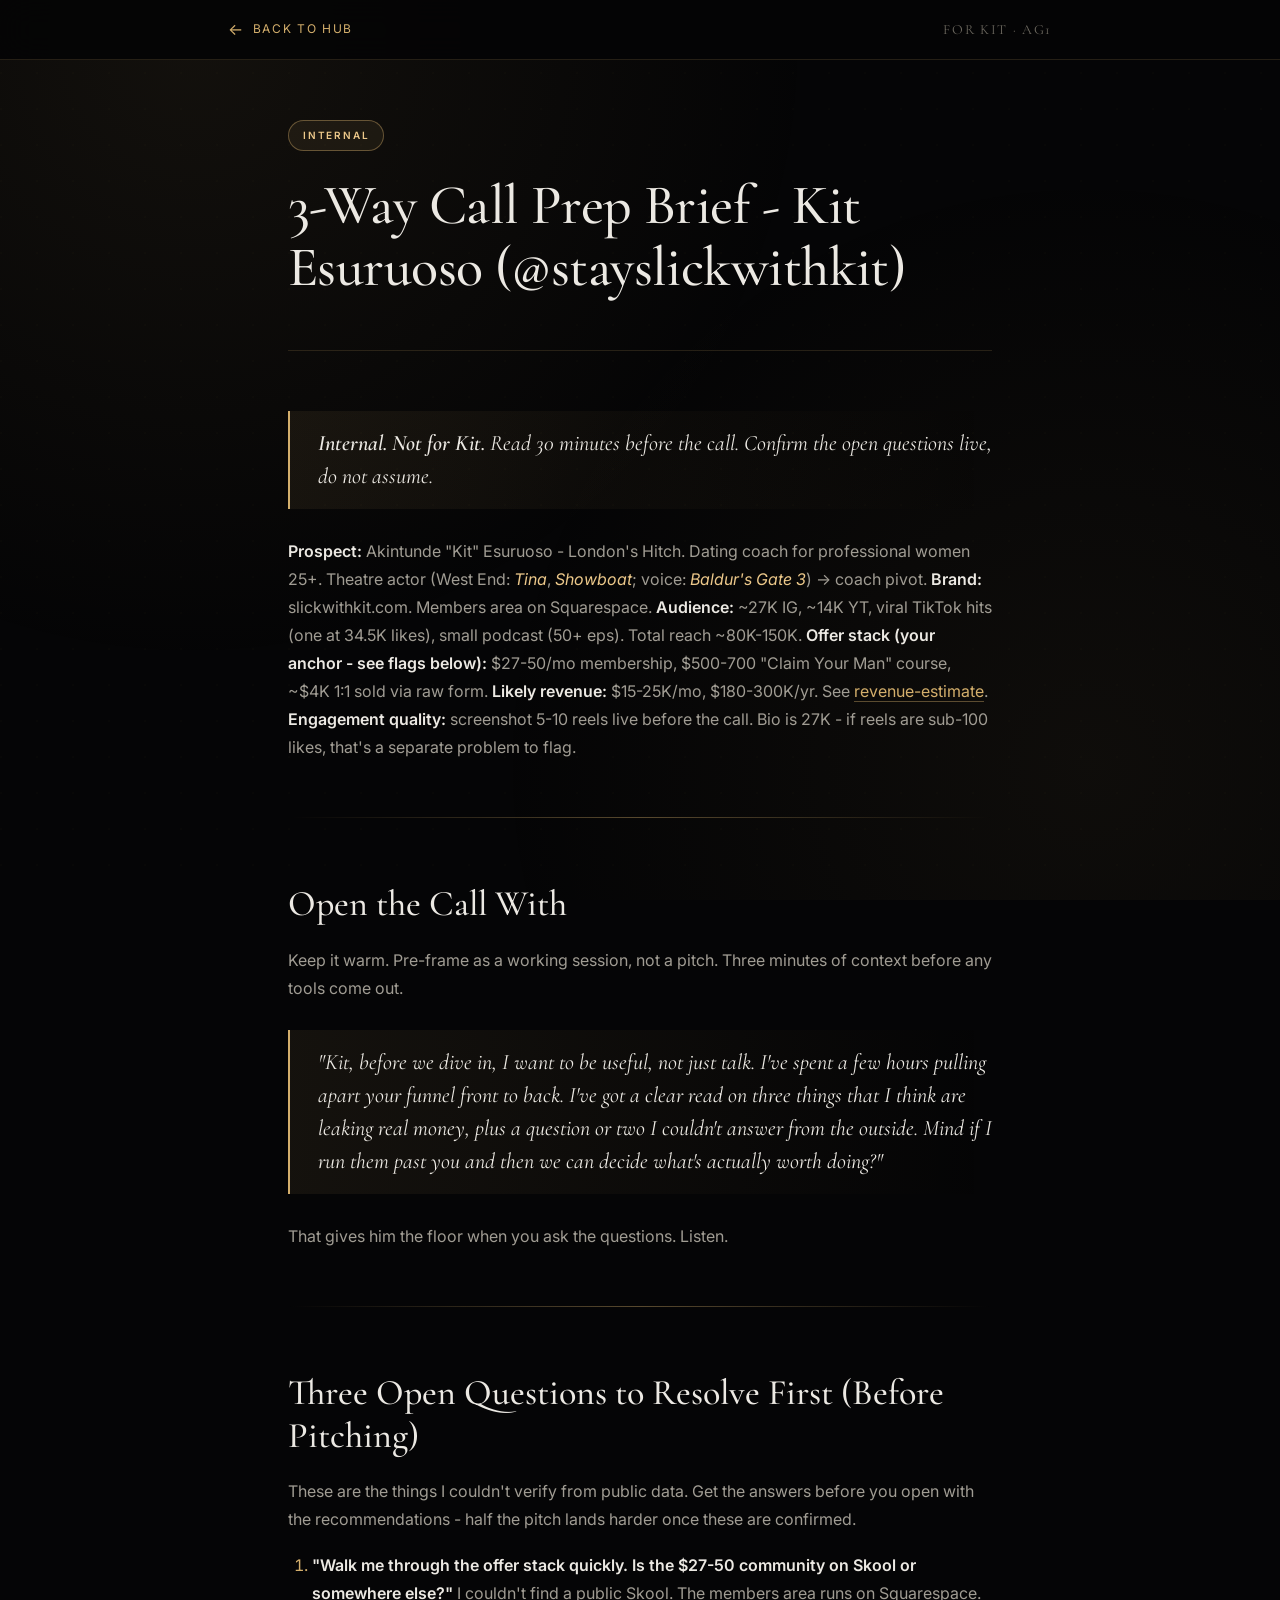
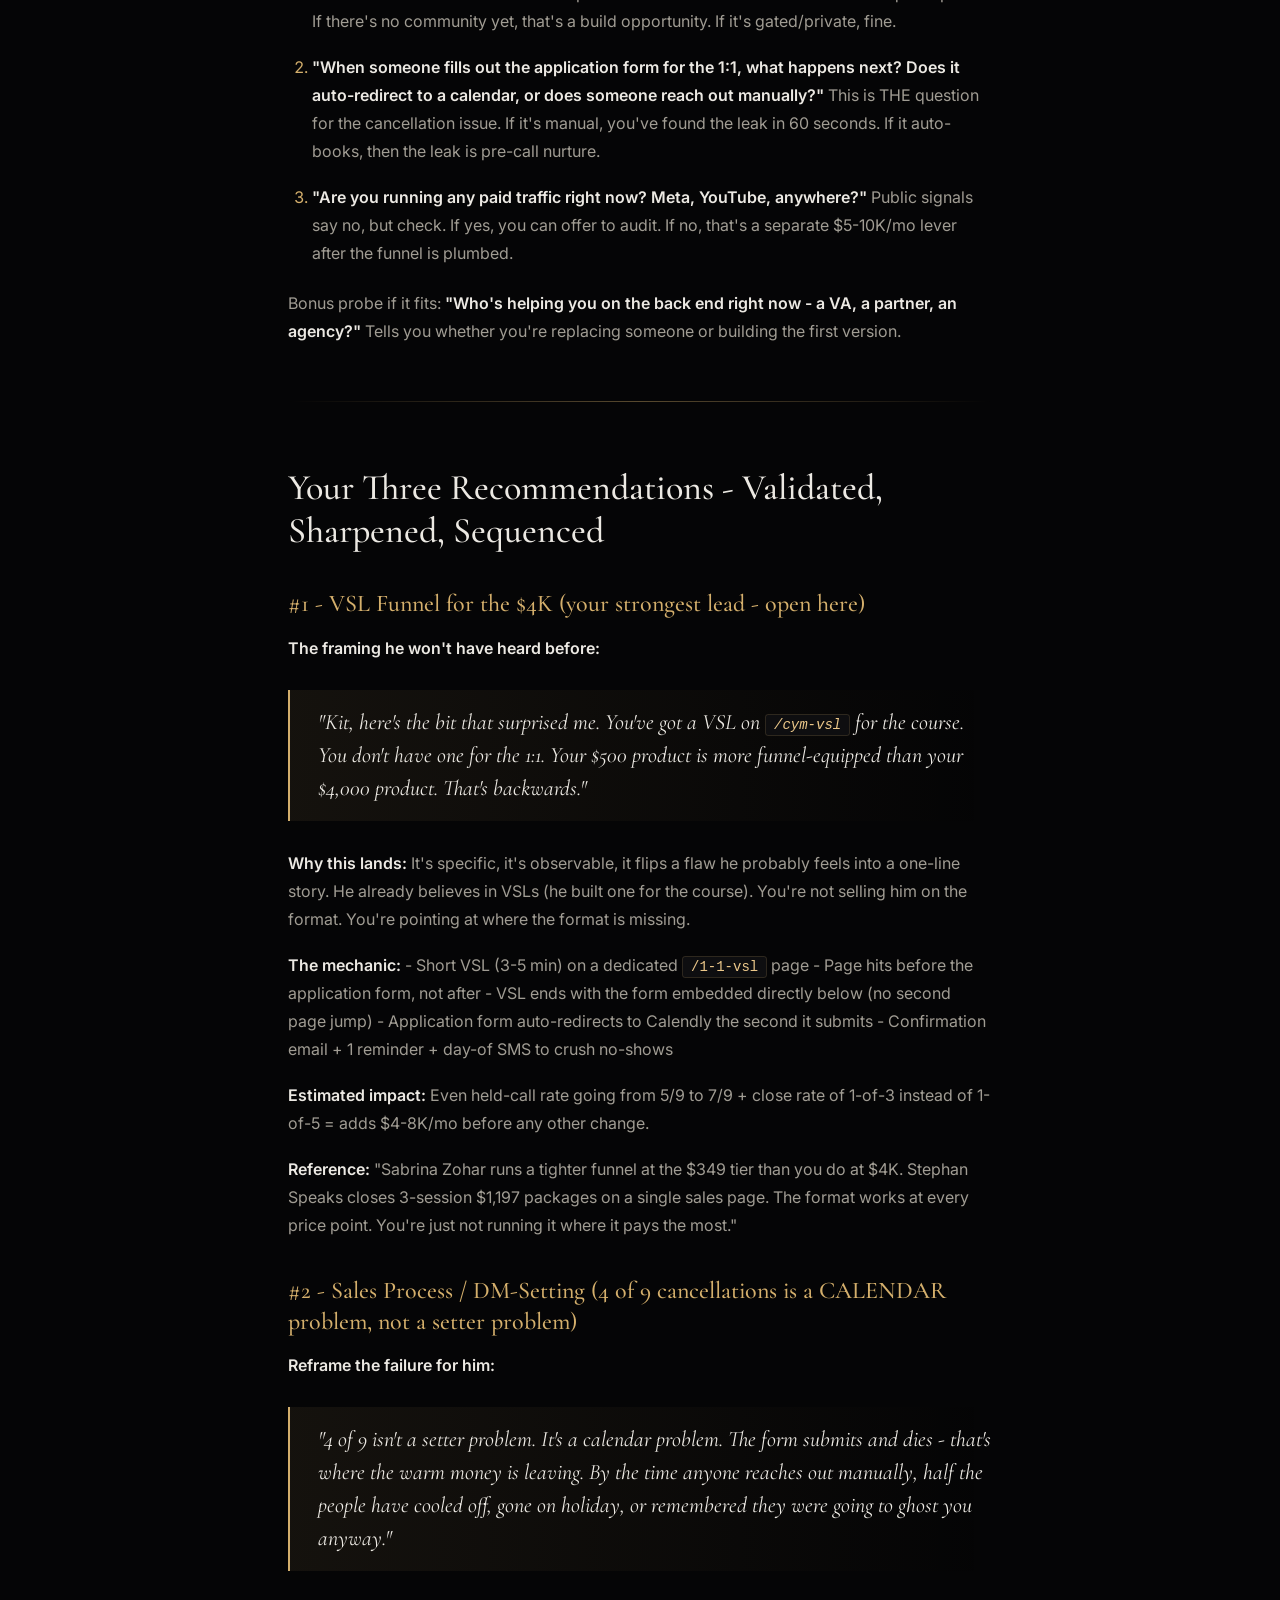
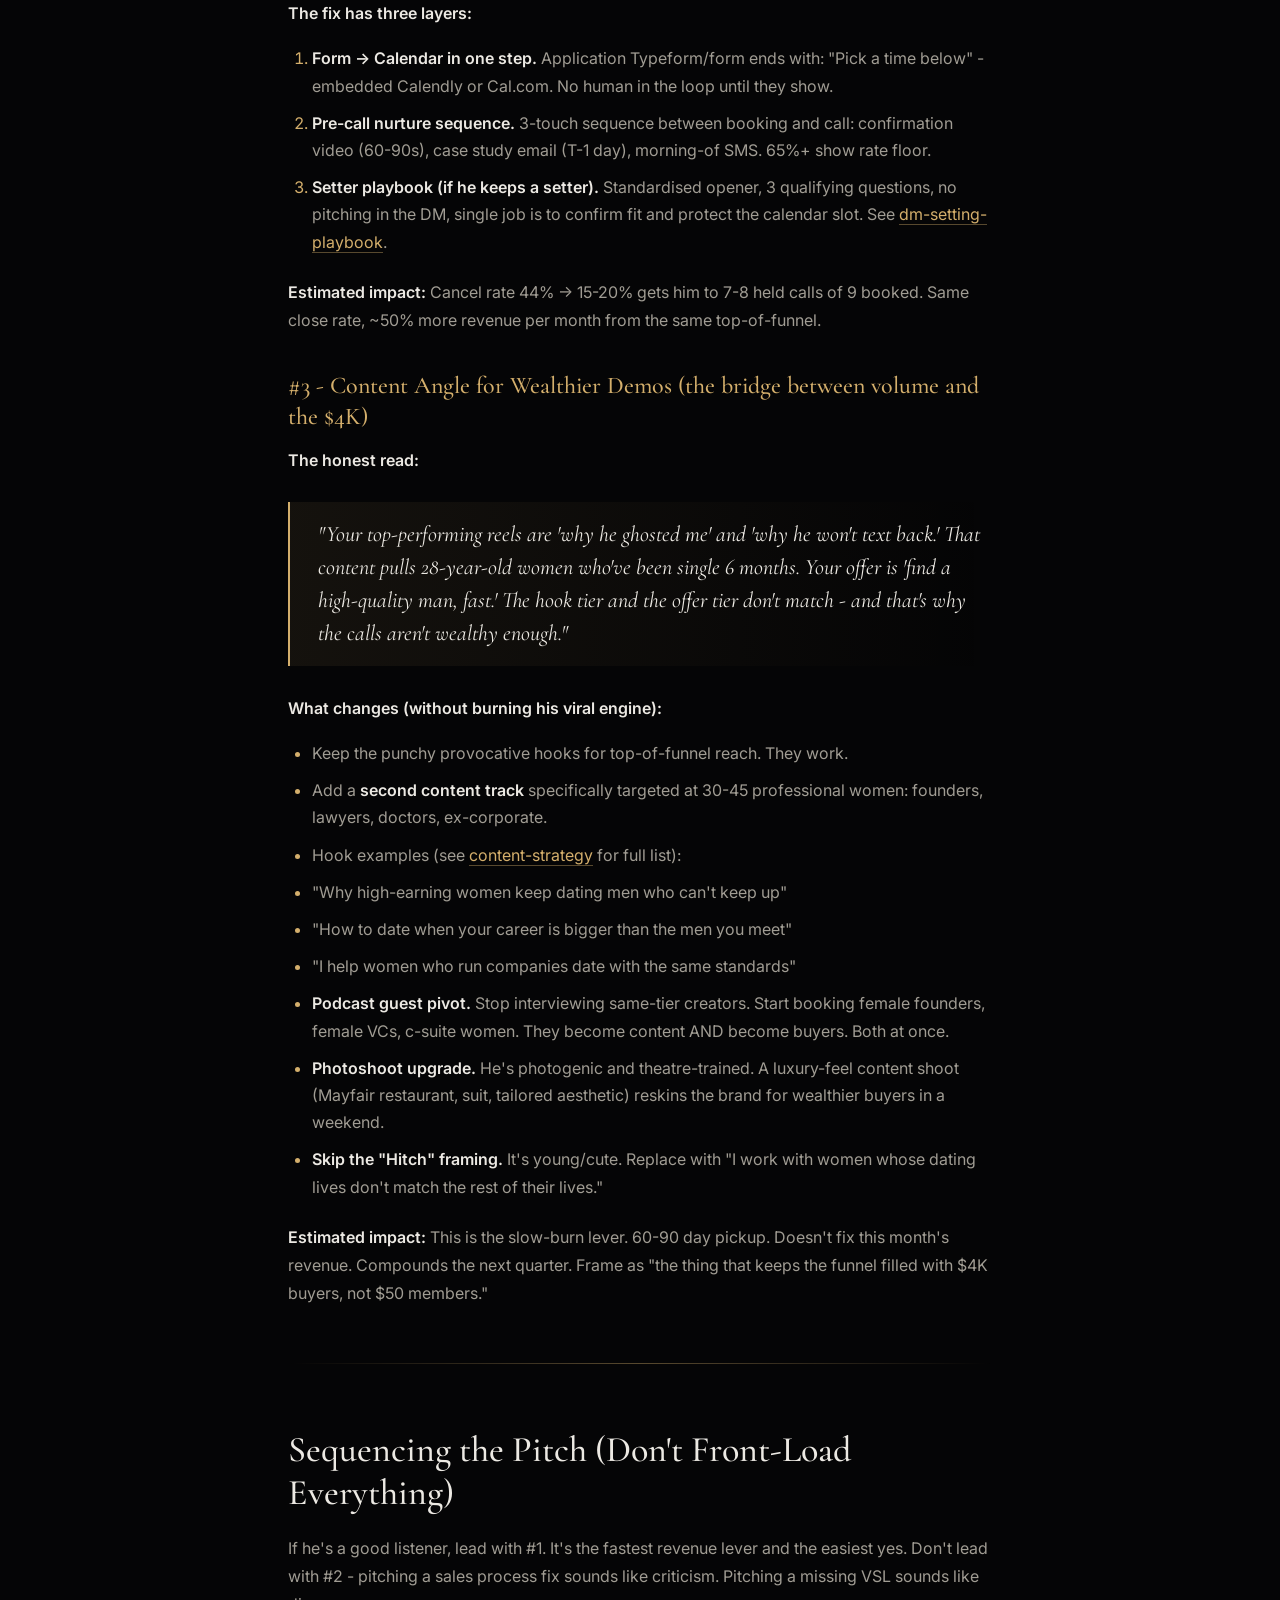
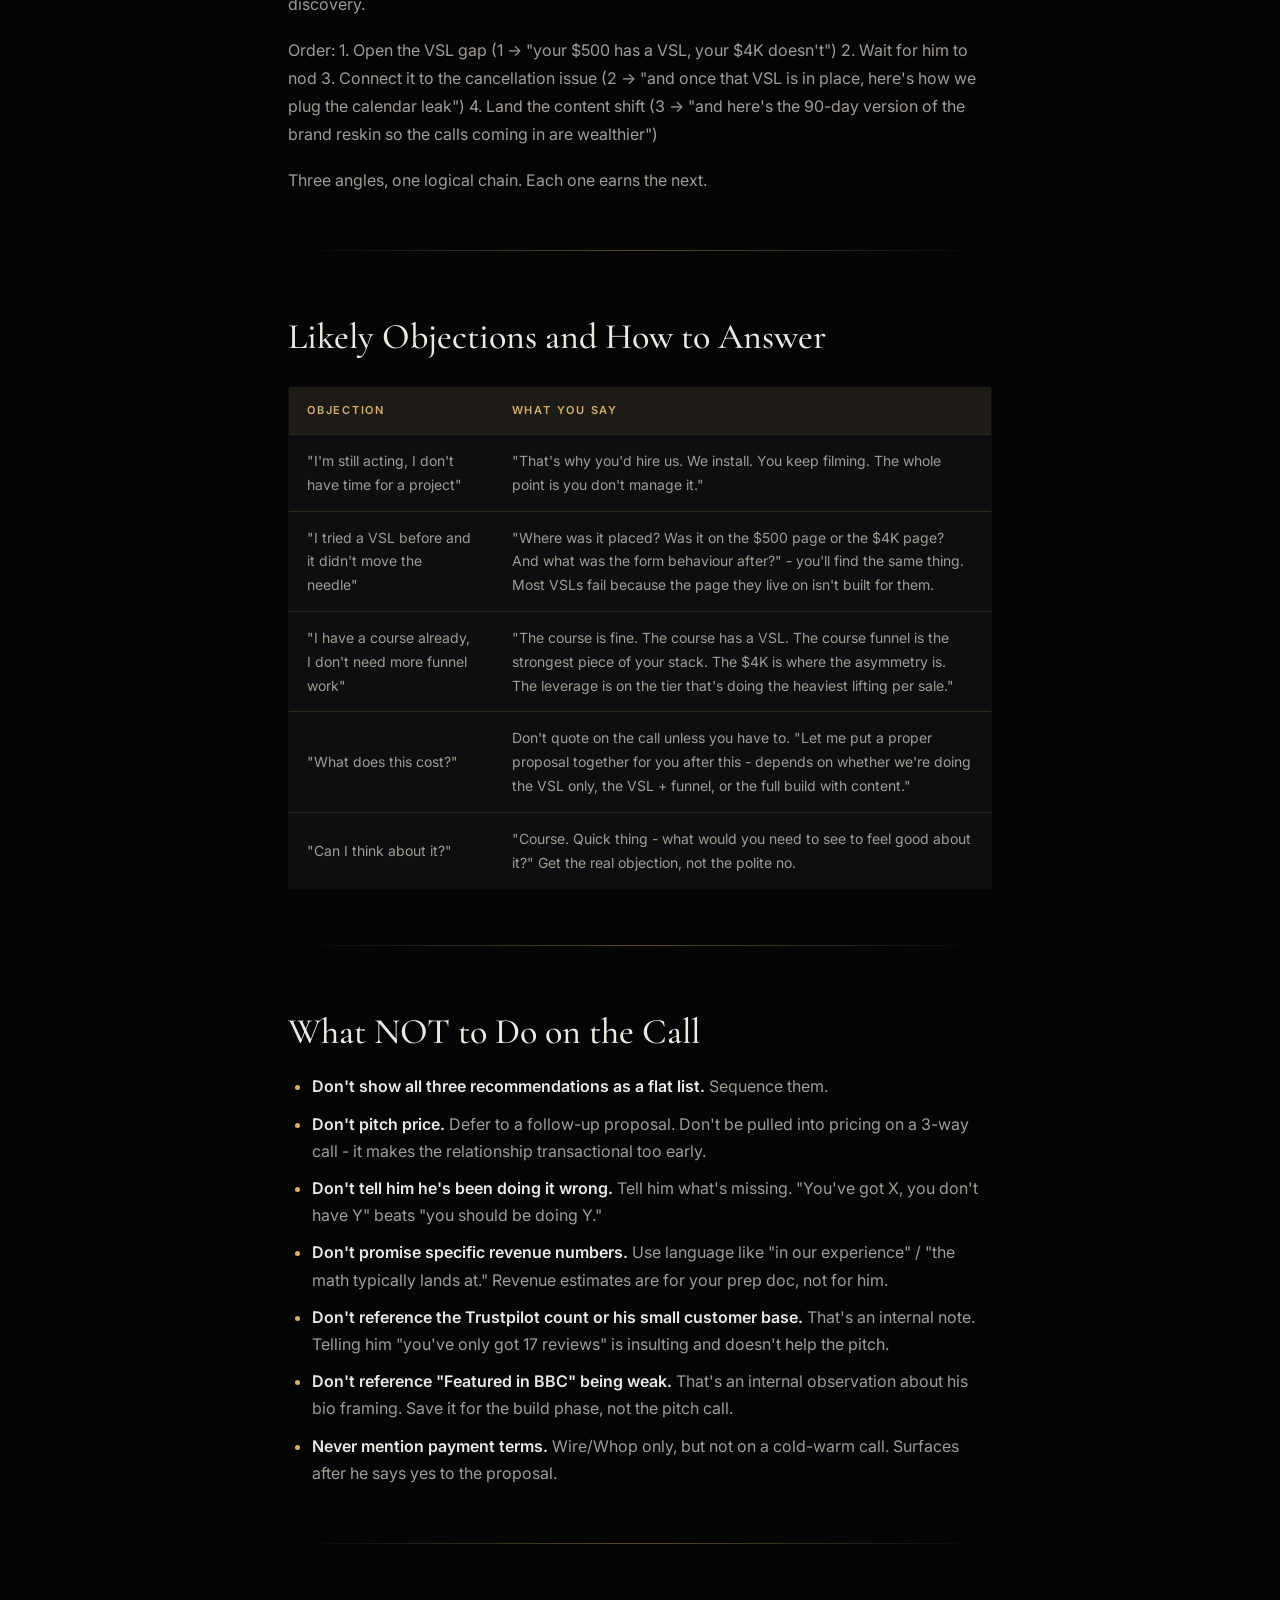
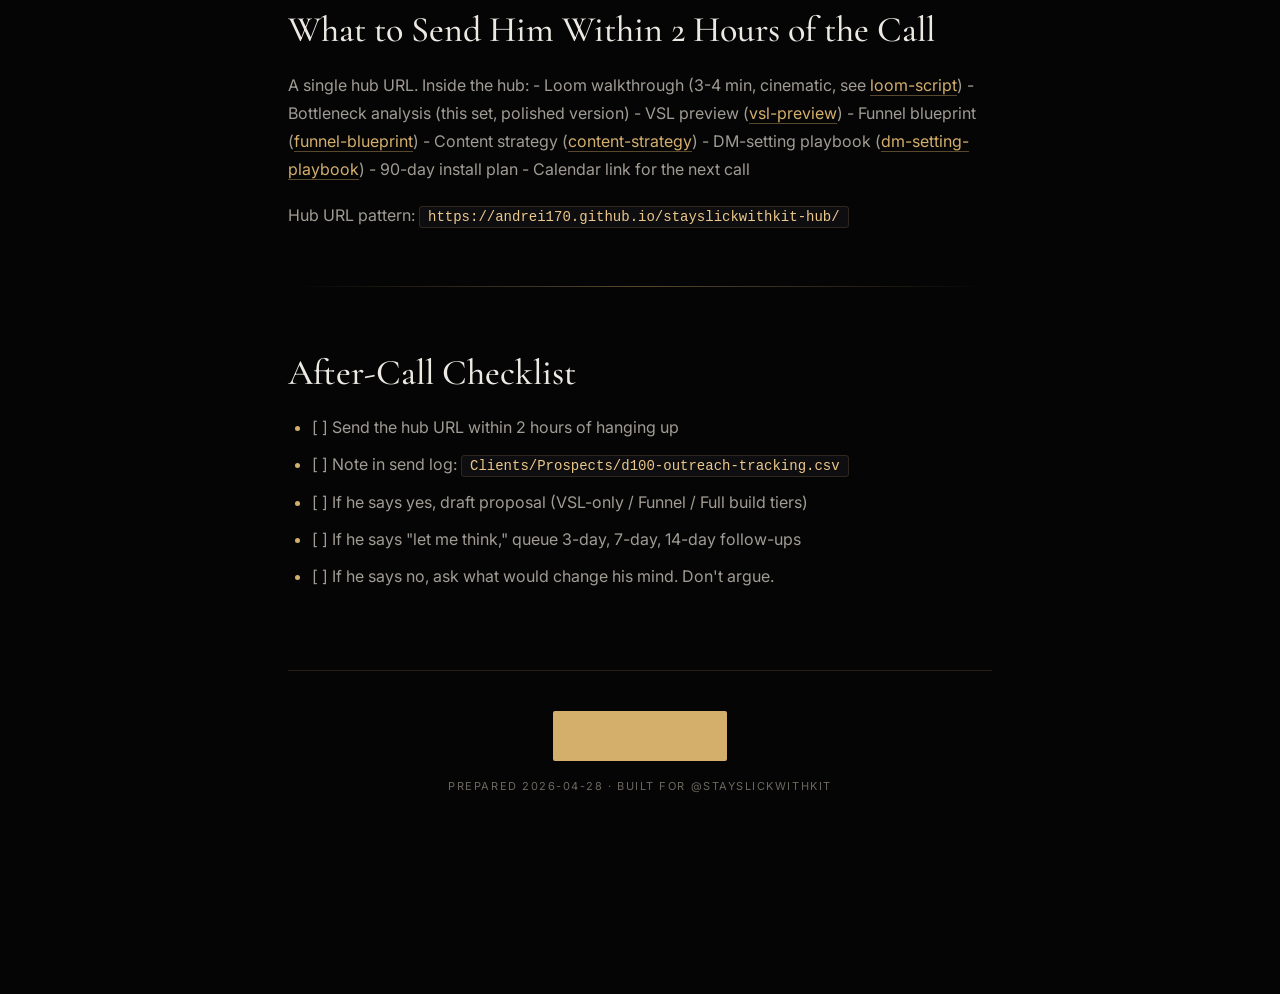
<file: call-prep-brief.html>
<!DOCTYPE html>
<html lang="en">
<head>
<meta charset="UTF-8">
<meta name="viewport" content="width=device-width, initial-scale=1.0">
<title>Call Prep Brief · For Kit · AG1</title>
<meta name="description" content="Call Prep Brief - built for Kit Esuruoso by AG1 Consulting.">
<meta name="robots" content="noindex">
<meta property="og:title" content="Call Prep Brief · For Kit">
<meta property="og:description" content="Part of the funnel audit + 90-day install plan built for @stayslickwithkit by AG1 Consulting.">
<meta property="og:type" content="article">
<meta property="og:image" content="https://andrei170.github.io/stayslickwithkit-hub/og-image.png">
<meta name="twitter:card" content="summary_large_image">
<link rel="icon" type="image/svg+xml" href="favicon.svg">
<script defer data-domain="andrei170.github.io" src="https://plausible.io/js/script.js"></script>
<link rel="preconnect" href="https://fonts.googleapis.com">
<link rel="preconnect" href="https://fonts.gstatic.com" crossorigin>
<link href="https://fonts.googleapis.com/css2?family=Cormorant+Garamond:wght@400;500;600;700&family=Inter:wght@300;400;500;600;700&display=swap" rel="stylesheet">
<link rel="stylesheet" href="docs.css">
</head>
<body>

<nav class="nav">
  <div class="nav-inner">
    <a href="index.html" class="nav-back"><span class="arrow">&larr;</span> Back to Hub</a>
    <span class="nav-title">For Kit · AG1</span>
  </div>
</nav>

<article class="doc">
  <header class="doc-header">
    <span class="doc-tag">Internal</span>
    <h1>3-Way Call Prep Brief - Kit Esuruoso (@stayslickwithkit)</h1>
  </header>

  
<blockquote>
<p><strong>Internal. Not for Kit.</strong> Read 30 minutes before the call. Confirm the open questions live, do not assume.</p>
</blockquote>
<p><strong>Prospect:</strong> Akintunde "Kit" Esuruoso - London's Hitch. Dating coach for professional women 25+. Theatre actor (West End: <em>Tina</em>, <em>Showboat</em>; voice: <em>Baldur's Gate 3</em>) → coach pivot.
<strong>Brand:</strong> slickwithkit.com. Members area on Squarespace.
<strong>Audience:</strong> ~27K IG, ~14K YT, viral TikTok hits (one at 34.5K likes), small podcast (50+ eps). Total reach ~80K-150K.
<strong>Offer stack (your anchor - see flags below):</strong> $27-50/mo membership, $500-700 "Claim Your Man" course, ~$4K 1:1 sold via raw form.
<strong>Likely revenue:</strong> $15-25K/mo, $180-300K/yr. See <a href="revenue-estimate.html">revenue-estimate</a>.
<strong>Engagement quality:</strong> screenshot 5-10 reels live before the call. Bio is 27K - if reels are sub-100 likes, that's a separate problem to flag.</p>
<hr />
<h2>Open the Call With</h2>
<p>Keep it warm. Pre-frame as a working session, not a pitch. Three minutes of context before any tools come out.</p>
<blockquote>
<p>"Kit, before we dive in, I want to be useful, not just talk. I've spent a few hours pulling apart your funnel front to back. I've got a clear read on three things that I think are leaking real money, plus a question or two I couldn't answer from the outside. Mind if I run them past you and then we can decide what's actually worth doing?"</p>
</blockquote>
<p>That gives him the floor when you ask the questions. Listen.</p>
<hr />
<h2>Three Open Questions to Resolve First (Before Pitching)</h2>
<p>These are the things I couldn't verify from public data. Get the answers before you open with the recommendations - half the pitch lands harder once these are confirmed.</p>
<ol>
<li>
<p><strong>"Walk me through the offer stack quickly. Is the $27-50 community on Skool or somewhere else?"</strong>
   I couldn't find a public Skool. The members area runs on Squarespace. If there's no community yet, that's a build opportunity. If it's gated/private, fine.</p>
</li>
<li>
<p><strong>"When someone fills out the application form for the 1:1, what happens next? Does it auto-redirect to a calendar, or does someone reach out manually?"</strong>
   This is THE question for the cancellation issue. If it's manual, you've found the leak in 60 seconds. If it auto-books, then the leak is pre-call nurture.</p>
</li>
<li>
<p><strong>"Are you running any paid traffic right now? Meta, YouTube, anywhere?"</strong>
   Public signals say no, but check. If yes, you can offer to audit. If no, that's a separate $5-10K/mo lever after the funnel is plumbed.</p>
</li>
</ol>
<p>Bonus probe if it fits: <strong>"Who's helping you on the back end right now - a VA, a partner, an agency?"</strong> Tells you whether you're replacing someone or building the first version.</p>
<hr />
<h2>Your Three Recommendations - Validated, Sharpened, Sequenced</h2>
<h3>#1 - VSL Funnel for the $4K (your strongest lead - open here)</h3>
<p><strong>The framing he won't have heard before:</strong></p>
<blockquote>
<p>"Kit, here's the bit that surprised me. You've got a VSL on <code>/cym-vsl</code> for the course. You don't have one for the 1:1. Your $500 product is more funnel-equipped than your $4,000 product. That's backwards."</p>
</blockquote>
<p><strong>Why this lands:</strong> It's specific, it's observable, it flips a flaw he probably feels into a one-line story. He already believes in VSLs (he built one for the course). You're not selling him on the format. You're pointing at where the format is missing.</p>
<p><strong>The mechanic:</strong>
- Short VSL (3-5 min) on a dedicated <code>/1-1-vsl</code> page
- Page hits before the application form, not after
- VSL ends with the form embedded directly below (no second page jump)
- Application form auto-redirects to Calendly the second it submits
- Confirmation email + 1 reminder + day-of SMS to crush no-shows</p>
<p><strong>Estimated impact:</strong> Even held-call rate going from 5/9 to 7/9 + close rate of 1-of-3 instead of 1-of-5 = adds $4-8K/mo before any other change.</p>
<p><strong>Reference:</strong> "Sabrina Zohar runs a tighter funnel at the $349 tier than you do at $4K. Stephan Speaks closes 3-session $1,197 packages on a single sales page. The format works at every price point. You're just not running it where it pays the most."</p>
<h3>#2 - Sales Process / DM-Setting (4 of 9 cancellations is a CALENDAR problem, not a setter problem)</h3>
<p><strong>Reframe the failure for him:</strong></p>
<blockquote>
<p>"4 of 9 isn't a setter problem. It's a calendar problem. The form submits and dies - that's where the warm money is leaving. By the time anyone reaches out manually, half the people have cooled off, gone on holiday, or remembered they were going to ghost you anyway."</p>
</blockquote>
<p><strong>The fix has three layers:</strong></p>
<ol>
<li><strong>Form → Calendar in one step.</strong> Application Typeform/form ends with: "Pick a time below" - embedded Calendly or Cal.com. No human in the loop until they show.</li>
<li><strong>Pre-call nurture sequence.</strong> 3-touch sequence between booking and call: confirmation video (60-90s), case study email (T-1 day), morning-of SMS. 65%+ show rate floor.</li>
<li><strong>Setter playbook (if he keeps a setter).</strong> Standardised opener, 3 qualifying questions, no pitching in the DM, single job is to confirm fit and protect the calendar slot. See <a href="dm-setting-playbook.html">dm-setting-playbook</a>.</li>
</ol>
<p><strong>Estimated impact:</strong> Cancel rate 44% → 15-20% gets him to 7-8 held calls of 9 booked. Same close rate, ~50% more revenue per month from the same top-of-funnel.</p>
<h3>#3 - Content Angle for Wealthier Demos (the bridge between volume and the $4K)</h3>
<p><strong>The honest read:</strong></p>
<blockquote>
<p>"Your top-performing reels are 'why he ghosted me' and 'why he won't text back.' That content pulls 28-year-old women who've been single 6 months. Your offer is 'find a high-quality man, fast.' The hook tier and the offer tier don't match - and that's why the calls aren't wealthy enough."</p>
</blockquote>
<p><strong>What changes (without burning his viral engine):</strong></p>
<ul>
<li>Keep the punchy provocative hooks for top-of-funnel reach. They work.</li>
<li>Add a <strong>second content track</strong> specifically targeted at 30-45 professional women: founders, lawyers, doctors, ex-corporate.</li>
<li>Hook examples (see <a href="content-strategy.html">content-strategy</a> for full list):</li>
<li>"Why high-earning women keep dating men who can't keep up"</li>
<li>"How to date when your career is bigger than the men you meet"</li>
<li>"I help women who run companies date with the same standards"</li>
<li><strong>Podcast guest pivot.</strong> Stop interviewing same-tier creators. Start booking female founders, female VCs, c-suite women. They become content AND become buyers. Both at once.</li>
<li><strong>Photoshoot upgrade.</strong> He's photogenic and theatre-trained. A luxury-feel content shoot (Mayfair restaurant, suit, tailored aesthetic) reskins the brand for wealthier buyers in a weekend.</li>
<li><strong>Skip the "Hitch" framing.</strong> It's young/cute. Replace with "I work with women whose dating lives don't match the rest of their lives."</li>
</ul>
<p><strong>Estimated impact:</strong> This is the slow-burn lever. 60-90 day pickup. Doesn't fix this month's revenue. Compounds the next quarter. Frame as "the thing that keeps the funnel filled with $4K buyers, not $50 members."</p>
<hr />
<h2>Sequencing the Pitch (Don't Front-Load Everything)</h2>
<p>If he's a good listener, lead with #1. It's the fastest revenue lever and the easiest yes. Don't lead with #2 - pitching a sales process fix sounds like criticism. Pitching a missing VSL sounds like discovery.</p>
<p>Order:
1. Open the VSL gap (1 → "your $500 has a VSL, your $4K doesn't")
2. Wait for him to nod
3. Connect it to the cancellation issue (2 → "and once that VSL is in place, here's how we plug the calendar leak")
4. Land the content shift (3 → "and here's the 90-day version of the brand reskin so the calls coming in are wealthier")</p>
<p>Three angles, one logical chain. Each one earns the next.</p>
<hr />
<h2>Likely Objections and How to Answer</h2>
<table>
<thead>
<tr>
<th>Objection</th>
<th>What you say</th>
</tr>
</thead>
<tbody>
<tr>
<td>"I'm still acting, I don't have time for a project"</td>
<td>"That's why you'd hire us. We install. You keep filming. The whole point is you don't manage it."</td>
</tr>
<tr>
<td>"I tried a VSL before and it didn't move the needle"</td>
<td>"Where was it placed? Was it on the $500 page or the $4K page? And what was the form behaviour after?" - you'll find the same thing. Most VSLs fail because the page they live on isn't built for them.</td>
</tr>
<tr>
<td>"I have a course already, I don't need more funnel work"</td>
<td>"The course is fine. The course has a VSL. The course funnel is the strongest piece of your stack. The $4K is where the asymmetry is. The leverage is on the tier that's doing the heaviest lifting per sale."</td>
</tr>
<tr>
<td>"What does this cost?"</td>
<td>Don't quote on the call unless you have to. "Let me put a proper proposal together for you after this - depends on whether we're doing the VSL only, the VSL + funnel, or the full build with content."</td>
</tr>
<tr>
<td>"Can I think about it?"</td>
<td>"Course. Quick thing - what would you need to see to feel good about it?" Get the real objection, not the polite no.</td>
</tr>
</tbody>
</table>
<hr />
<h2>What NOT to Do on the Call</h2>
<ul>
<li><strong>Don't show all three recommendations as a flat list.</strong> Sequence them.</li>
<li><strong>Don't pitch price.</strong> Defer to a follow-up proposal. Don't be pulled into pricing on a 3-way call - it makes the relationship transactional too early.</li>
<li><strong>Don't tell him he's been doing it wrong.</strong> Tell him what's missing. "You've got X, you don't have Y" beats "you should be doing Y."</li>
<li><strong>Don't promise specific revenue numbers.</strong> Use language like "in our experience" / "the math typically lands at." Revenue estimates are for your prep doc, not for him.</li>
<li><strong>Don't reference the Trustpilot count or his small customer base.</strong> That's an internal note. Telling him "you've only got 17 reviews" is insulting and doesn't help the pitch.</li>
<li><strong>Don't reference "Featured in BBC" being weak.</strong> That's an internal observation about his bio framing. Save it for the build phase, not the pitch call.</li>
<li><strong>Never mention payment terms.</strong> Wire/Whop only, but not on a cold-warm call. Surfaces after he says yes to the proposal.</li>
</ul>
<hr />
<h2>What to Send Him Within 2 Hours of the Call</h2>
<p>A single hub URL. Inside the hub:
- Loom walkthrough (3-4 min, cinematic, see <a href="loom-script.html">loom-script</a>)
- Bottleneck analysis (this set, polished version)
- VSL preview (<a href="vsl-preview.html">vsl-preview</a>)
- Funnel blueprint (<a href="funnel-blueprint.html">funnel-blueprint</a>)
- Content strategy (<a href="content-strategy.html">content-strategy</a>)
- DM-setting playbook (<a href="dm-setting-playbook.html">dm-setting-playbook</a>)
- 90-day install plan
- Calendar link for the next call</p>
<p>Hub URL pattern: <code>https://andrei170.github.io/stayslickwithkit-hub/</code></p>
<hr />
<h2>After-Call Checklist</h2>
<ul>
<li>[ ] Send the hub URL within 2 hours of hanging up</li>
<li>[ ] Note in send log: <code>Clients/Prospects/d100-outreach-tracking.csv</code></li>
<li>[ ] If he says yes, draft proposal (VSL-only / Funnel / Full build tiers)</li>
<li>[ ] If he says "let me think," queue 3-day, 7-day, 14-day follow-ups</li>
<li>[ ] If he says no, ask what would change his mind. Don't argue.</li>
</ul>

  <footer class="doc-footer">
    <a href="index.html" class="doc-footer-link">Back to Hub</a>
    <div class="doc-meta">Prepared 2026-04-28 &middot; Built for @stayslickwithkit</div>
  </footer>
</article>

</body>
</html>
</file>
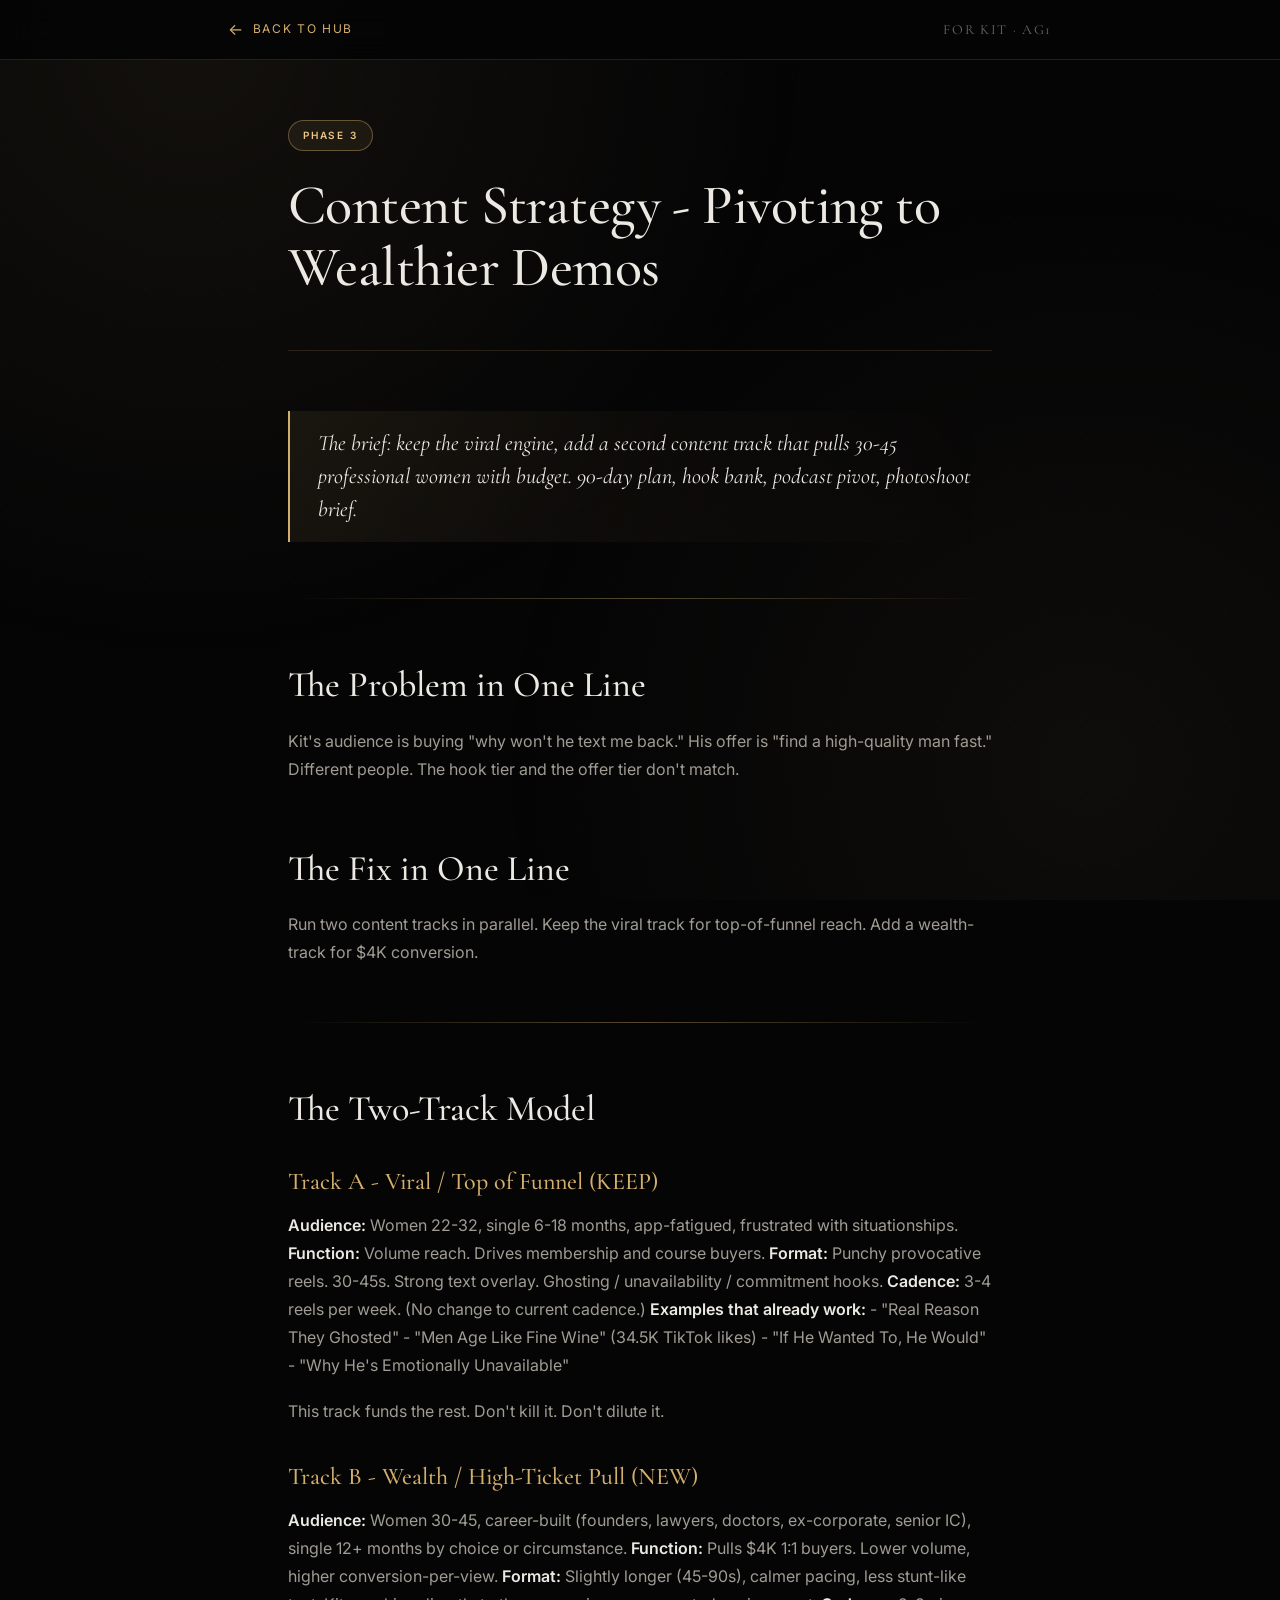
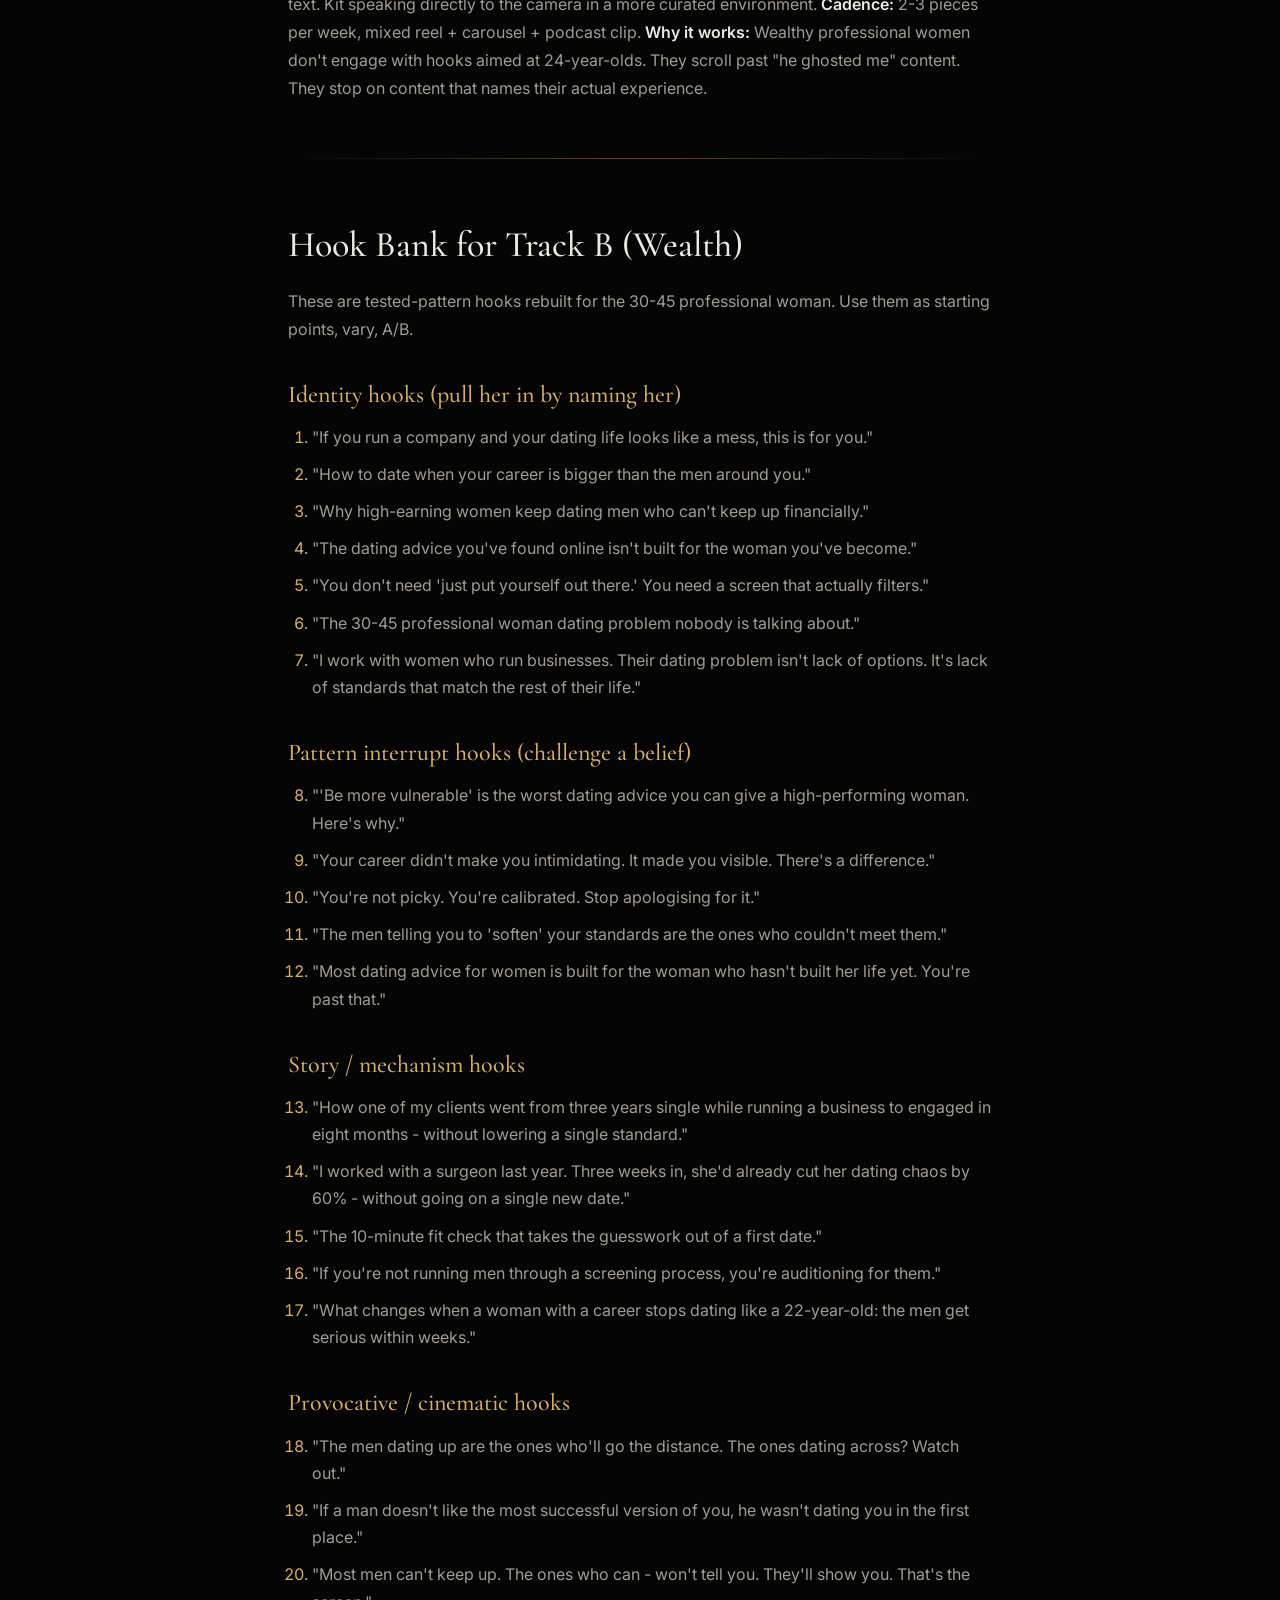
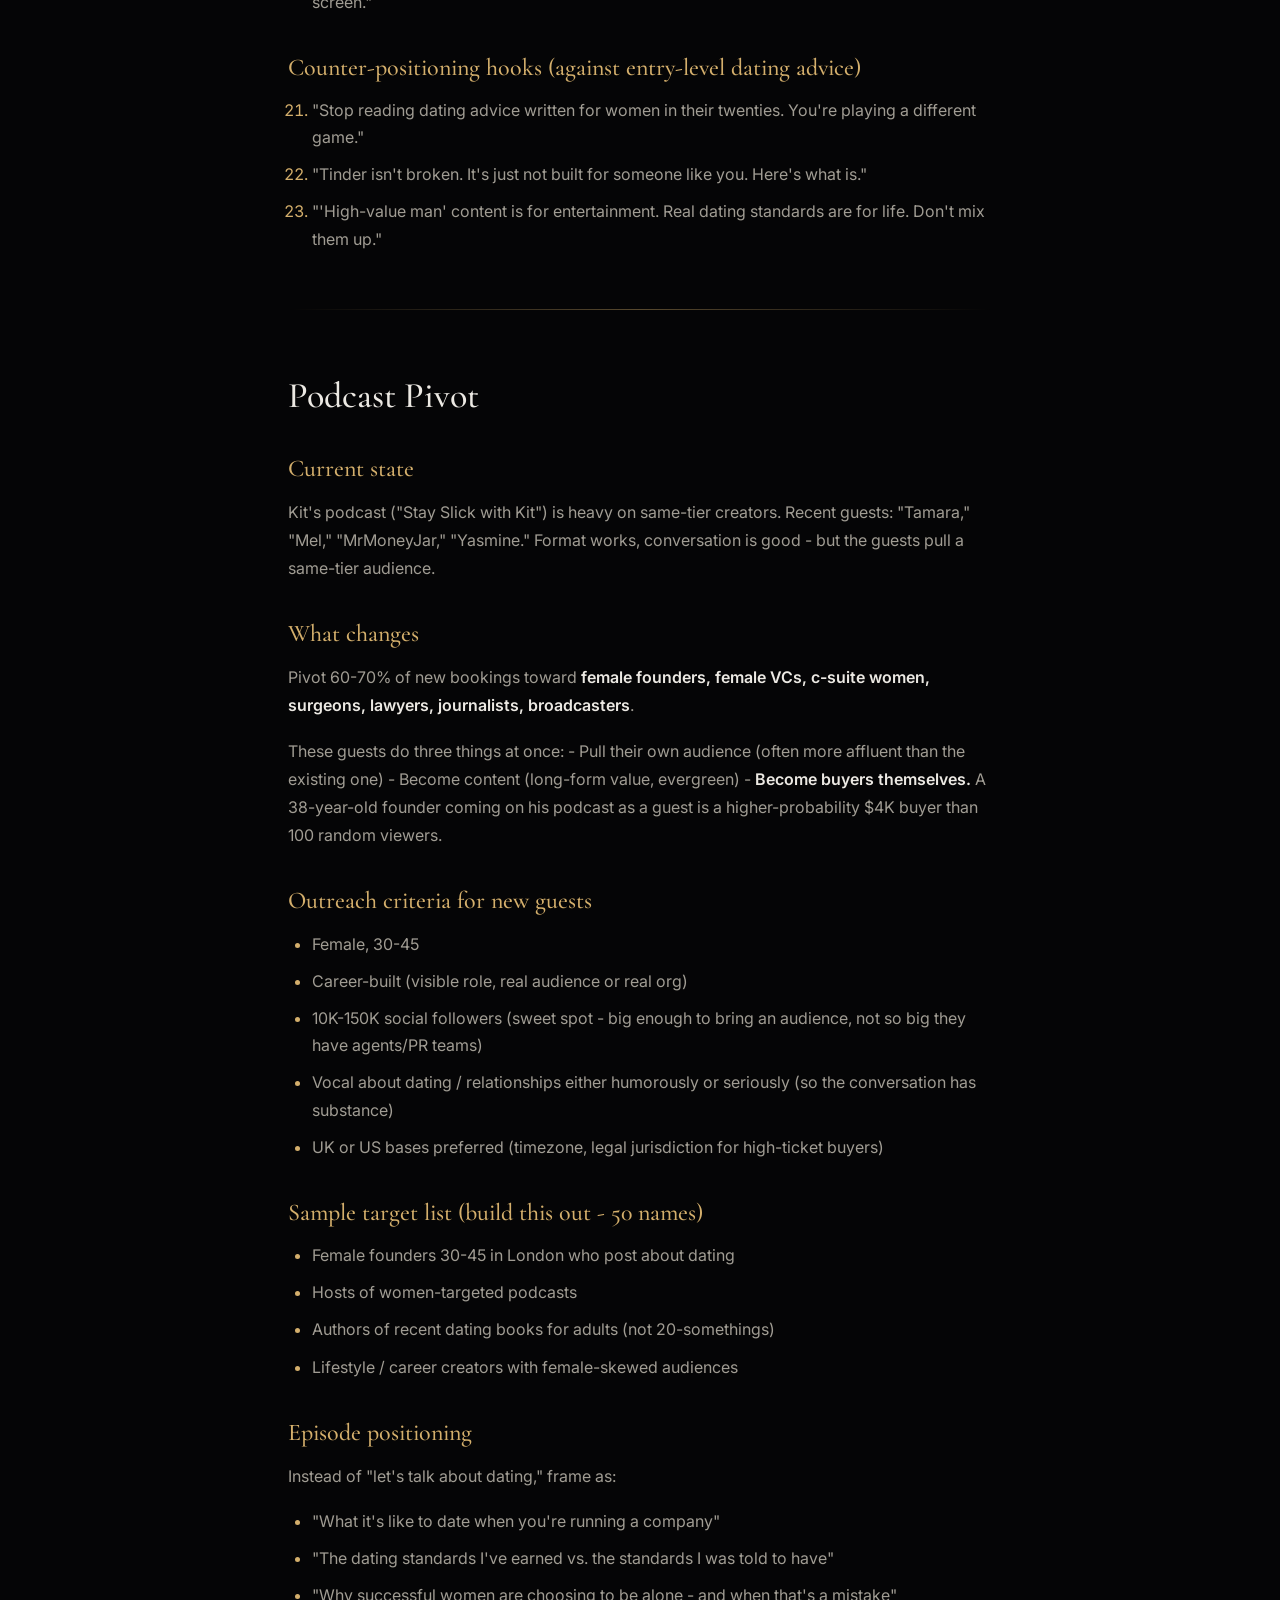
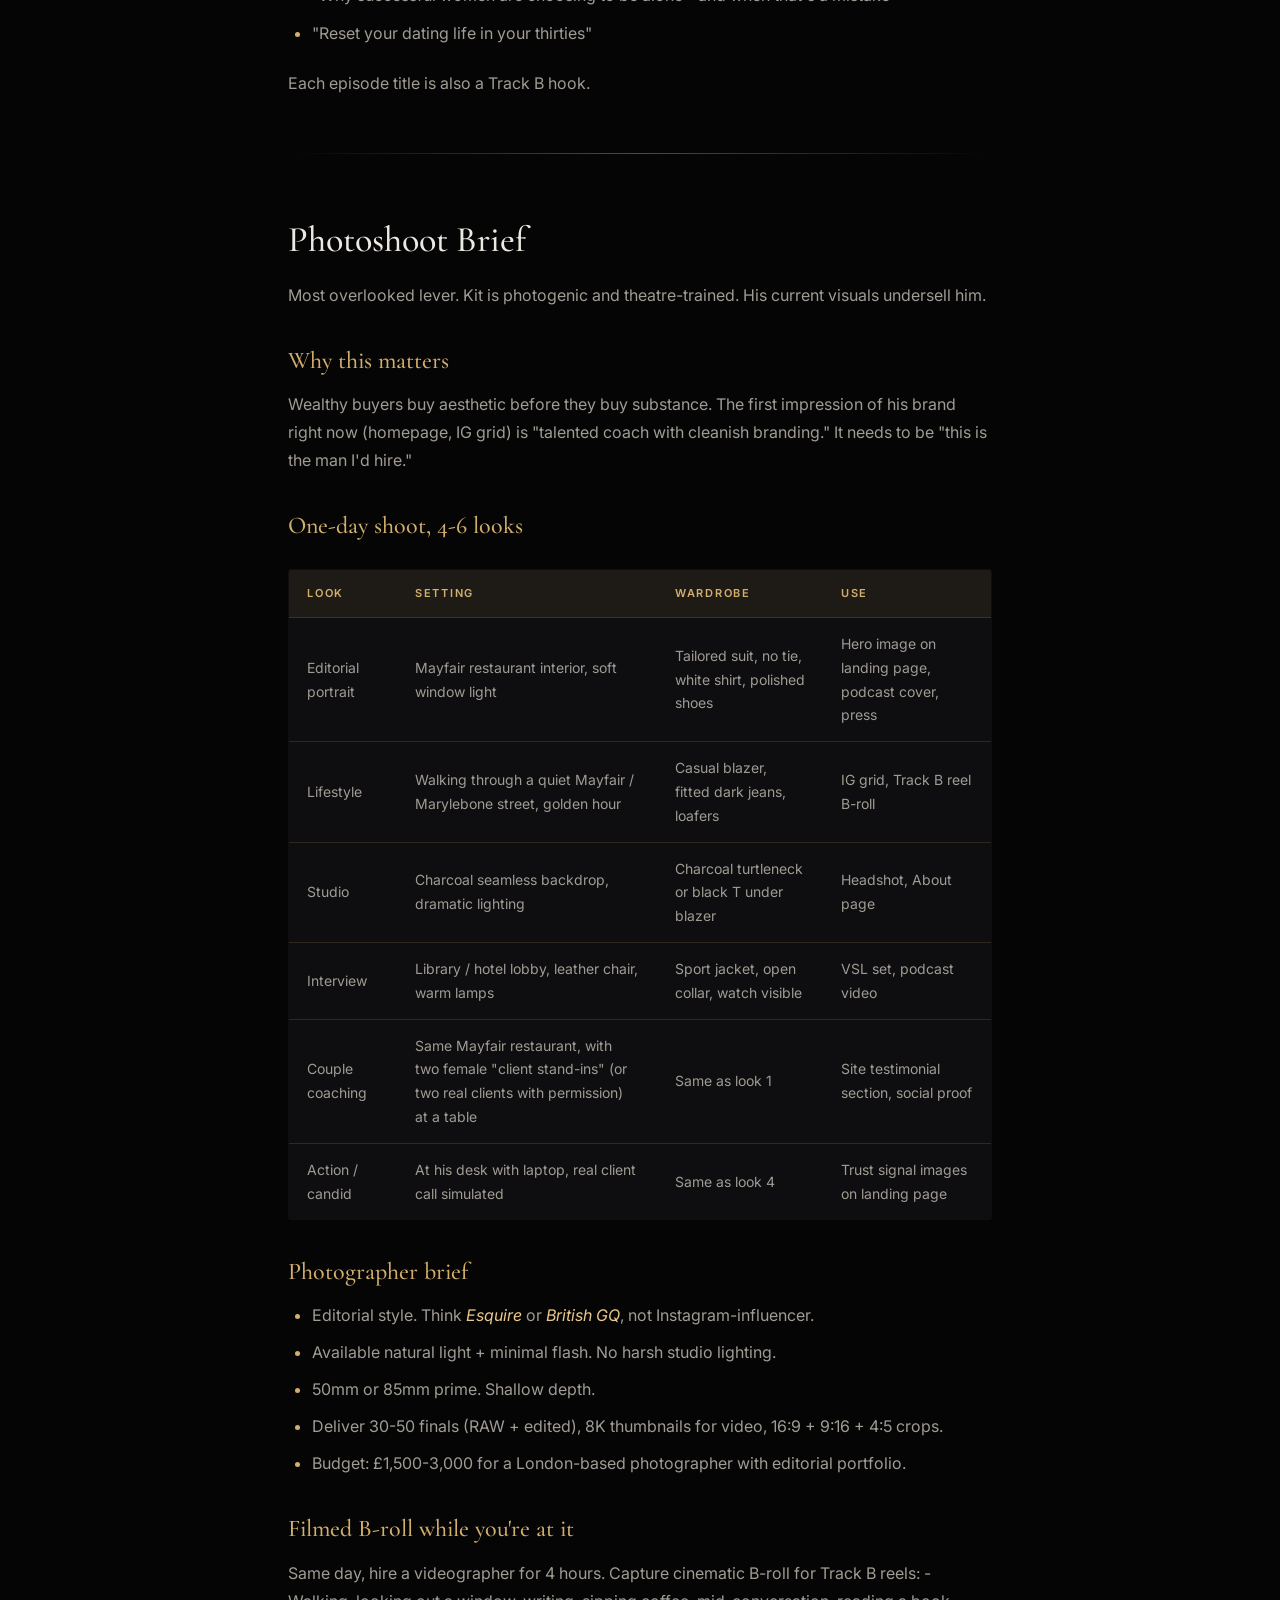
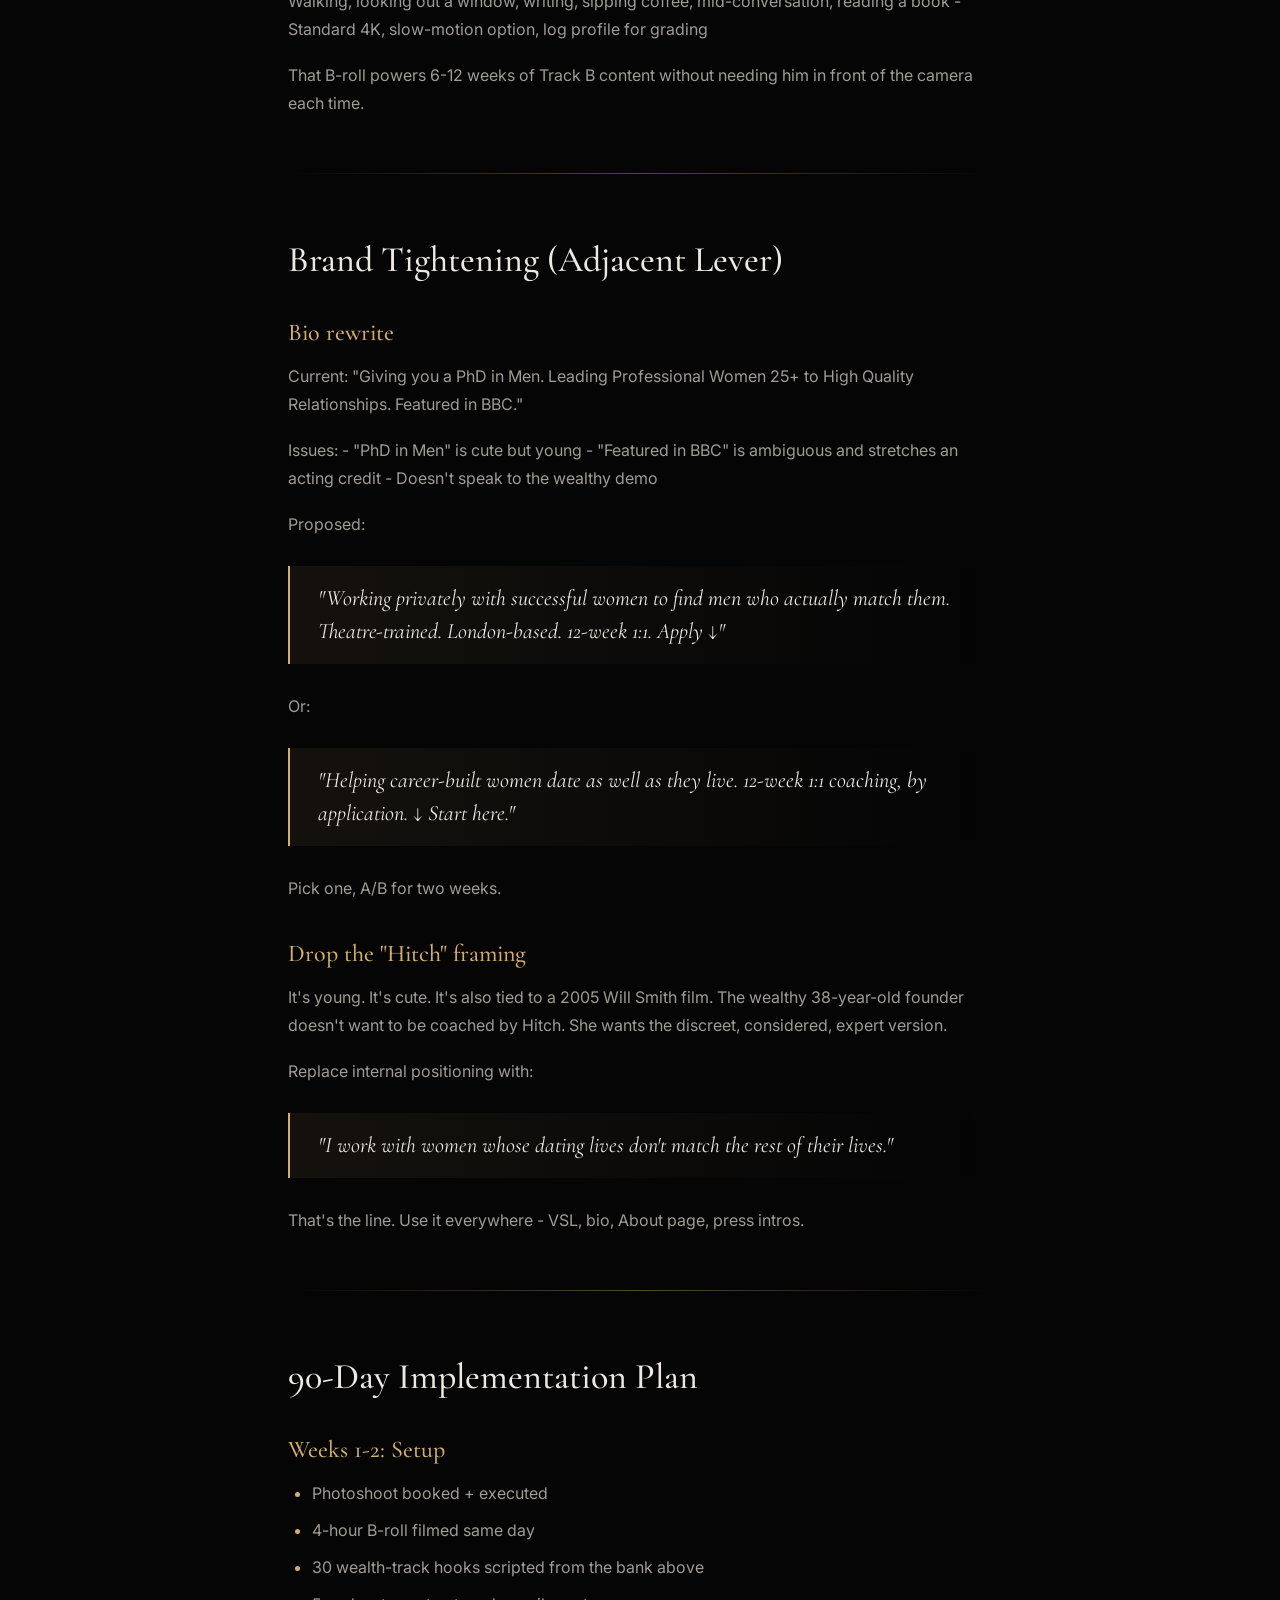
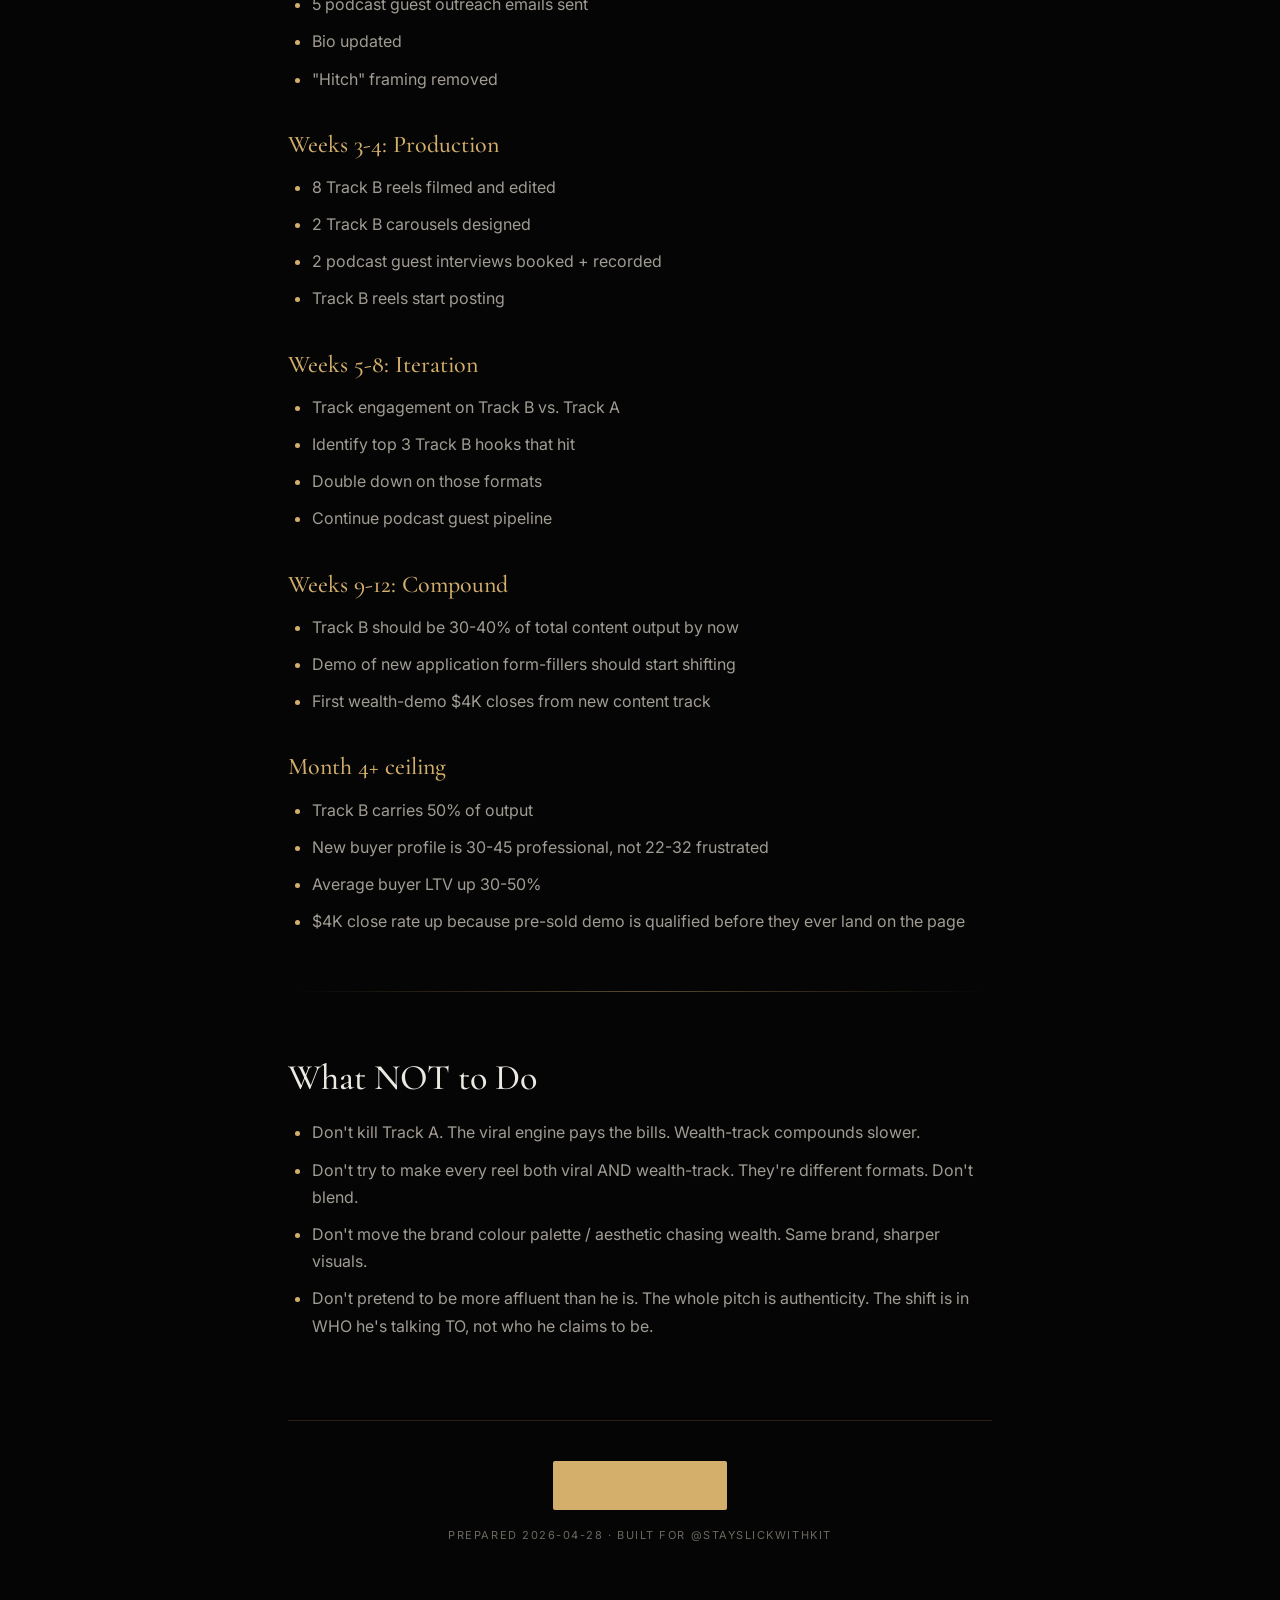
<file: content-strategy.html>
<!DOCTYPE html>
<html lang="en">
<head>
<meta charset="UTF-8">
<meta name="viewport" content="width=device-width, initial-scale=1.0">
<title>Content Strategy · For Kit · AG1</title>
<meta name="description" content="Content Strategy - built for Kit Esuruoso by AG1 Consulting.">
<meta name="robots" content="noindex">
<meta property="og:title" content="Content Strategy · For Kit">
<meta property="og:description" content="Part of the funnel audit + 90-day install plan built for @stayslickwithkit by AG1 Consulting.">
<meta property="og:type" content="article">
<meta property="og:image" content="https://andrei170.github.io/stayslickwithkit-hub/og-image.png">
<meta name="twitter:card" content="summary_large_image">
<link rel="icon" type="image/svg+xml" href="favicon.svg">
<script defer data-domain="andrei170.github.io" src="https://plausible.io/js/script.js"></script>
<link rel="preconnect" href="https://fonts.googleapis.com">
<link rel="preconnect" href="https://fonts.gstatic.com" crossorigin>
<link href="https://fonts.googleapis.com/css2?family=Cormorant+Garamond:wght@400;500;600;700&family=Inter:wght@300;400;500;600;700&display=swap" rel="stylesheet">
<link rel="stylesheet" href="docs.css">
</head>
<body>

<nav class="nav">
  <div class="nav-inner">
    <a href="index.html" class="nav-back"><span class="arrow">&larr;</span> Back to Hub</a>
    <span class="nav-title">For Kit · AG1</span>
  </div>
</nav>

<article class="doc">
  <header class="doc-header">
    <span class="doc-tag">Phase 3</span>
    <h1>Content Strategy - Pivoting to Wealthier Demos</h1>
  </header>

  
<blockquote>
<p>The brief: keep the viral engine, add a second content track that pulls 30-45 professional women with budget. 90-day plan, hook bank, podcast pivot, photoshoot brief.</p>
</blockquote>
<hr />
<h2>The Problem in One Line</h2>
<p>Kit's audience is buying "why won't he text me back." His offer is "find a high-quality man fast." Different people. The hook tier and the offer tier don't match.</p>
<h2>The Fix in One Line</h2>
<p>Run two content tracks in parallel. Keep the viral track for top-of-funnel reach. Add a wealth-track for $4K conversion.</p>
<hr />
<h2>The Two-Track Model</h2>
<h3>Track A - Viral / Top of Funnel (KEEP)</h3>
<p><strong>Audience:</strong> Women 22-32, single 6-18 months, app-fatigued, frustrated with situationships.
<strong>Function:</strong> Volume reach. Drives membership and course buyers.
<strong>Format:</strong> Punchy provocative reels. 30-45s. Strong text overlay. Ghosting / unavailability / commitment hooks.
<strong>Cadence:</strong> 3-4 reels per week. (No change to current cadence.)
<strong>Examples that already work:</strong>
- "Real Reason They Ghosted"
- "Men Age Like Fine Wine" (34.5K TikTok likes)
- "If He Wanted To, He Would"
- "Why He's Emotionally Unavailable"</p>
<p>This track funds the rest. Don't kill it. Don't dilute it.</p>
<h3>Track B - Wealth / High-Ticket Pull (NEW)</h3>
<p><strong>Audience:</strong> Women 30-45, career-built (founders, lawyers, doctors, ex-corporate, senior IC), single 12+ months by choice or circumstance.
<strong>Function:</strong> Pulls $4K 1:1 buyers. Lower volume, higher conversion-per-view.
<strong>Format:</strong> Slightly longer (45-90s), calmer pacing, less stunt-like text. Kit speaking directly to the camera in a more curated environment.
<strong>Cadence:</strong> 2-3 pieces per week, mixed reel + carousel + podcast clip.
<strong>Why it works:</strong> Wealthy professional women don't engage with hooks aimed at 24-year-olds. They scroll past "he ghosted me" content. They stop on content that names their actual experience.</p>
<hr />
<h2>Hook Bank for Track B (Wealth)</h2>
<p>These are tested-pattern hooks rebuilt for the 30-45 professional woman. Use them as starting points, vary, A/B.</p>
<h3>Identity hooks (pull her in by naming her)</h3>
<ol>
<li>"If you run a company and your dating life looks like a mess, this is for you."</li>
<li>"How to date when your career is bigger than the men around you."</li>
<li>"Why high-earning women keep dating men who can't keep up financially."</li>
<li>"The dating advice you've found online isn't built for the woman you've become."</li>
<li>"You don't need 'just put yourself out there.' You need a screen that actually filters."</li>
<li>"The 30-45 professional woman dating problem nobody is talking about."</li>
<li>"I work with women who run businesses. Their dating problem isn't lack of options. It's lack of standards that match the rest of their life."</li>
</ol>
<h3>Pattern interrupt hooks (challenge a belief)</h3>
<ol start="8">
<li>"'Be more vulnerable' is the worst dating advice you can give a high-performing woman. Here's why."</li>
<li>"Your career didn't make you intimidating. It made you visible. There's a difference."</li>
<li>"You're not picky. You're calibrated. Stop apologising for it."</li>
<li>"The men telling you to 'soften' your standards are the ones who couldn't meet them."</li>
<li>"Most dating advice for women is built for the woman who hasn't built her life yet. You're past that."</li>
</ol>
<h3>Story / mechanism hooks</h3>
<ol start="13">
<li>"How one of my clients went from three years single while running a business to engaged in eight months - without lowering a single standard."</li>
<li>"I worked with a surgeon last year. Three weeks in, she'd already cut her dating chaos by 60% - without going on a single new date."</li>
<li>"The 10-minute fit check that takes the guesswork out of a first date."</li>
<li>"If you're not running men through a screening process, you're auditioning for them."</li>
<li>"What changes when a woman with a career stops dating like a 22-year-old: the men get serious within weeks."</li>
</ol>
<h3>Provocative / cinematic hooks</h3>
<ol start="18">
<li>"The men dating up are the ones who'll go the distance. The ones dating across? Watch out."</li>
<li>"If a man doesn't like the most successful version of you, he wasn't dating you in the first place."</li>
<li>"Most men can't keep up. The ones who can - won't tell you. They'll show you. That's the screen."</li>
</ol>
<h3>Counter-positioning hooks (against entry-level dating advice)</h3>
<ol start="21">
<li>"Stop reading dating advice written for women in their twenties. You're playing a different game."</li>
<li>"Tinder isn't broken. It's just not built for someone like you. Here's what is."</li>
<li>"'High-value man' content is for entertainment. Real dating standards are for life. Don't mix them up."</li>
</ol>
<hr />
<h2>Podcast Pivot</h2>
<h3>Current state</h3>
<p>Kit's podcast ("Stay Slick with Kit") is heavy on same-tier creators. Recent guests: "Tamara," "Mel," "MrMoneyJar," "Yasmine." Format works, conversation is good - but the guests pull a same-tier audience.</p>
<h3>What changes</h3>
<p>Pivot 60-70% of new bookings toward <strong>female founders, female VCs, c-suite women, surgeons, lawyers, journalists, broadcasters</strong>.</p>
<p>These guests do three things at once:
- Pull their own audience (often more affluent than the existing one)
- Become content (long-form value, evergreen)
- <strong>Become buyers themselves.</strong> A 38-year-old founder coming on his podcast as a guest is a higher-probability $4K buyer than 100 random viewers.</p>
<h3>Outreach criteria for new guests</h3>
<ul>
<li>Female, 30-45</li>
<li>Career-built (visible role, real audience or real org)</li>
<li>10K-150K social followers (sweet spot - big enough to bring an audience, not so big they have agents/PR teams)</li>
<li>Vocal about dating / relationships either humorously or seriously (so the conversation has substance)</li>
<li>UK or US bases preferred (timezone, legal jurisdiction for high-ticket buyers)</li>
</ul>
<h3>Sample target list (build this out - 50 names)</h3>
<ul>
<li>Female founders 30-45 in London who post about dating</li>
<li>Hosts of women-targeted podcasts</li>
<li>Authors of recent dating books for adults (not 20-somethings)</li>
<li>Lifestyle / career creators with female-skewed audiences</li>
</ul>
<h3>Episode positioning</h3>
<p>Instead of "let's talk about dating," frame as:</p>
<ul>
<li>"What it's like to date when you're running a company"</li>
<li>"The dating standards I've earned vs. the standards I was told to have"</li>
<li>"Why successful women are choosing to be alone - and when that's a mistake"</li>
<li>"Reset your dating life in your thirties"</li>
</ul>
<p>Each episode title is also a Track B hook.</p>
<hr />
<h2>Photoshoot Brief</h2>
<p>Most overlooked lever. Kit is photogenic and theatre-trained. His current visuals undersell him.</p>
<h3>Why this matters</h3>
<p>Wealthy buyers buy aesthetic before they buy substance. The first impression of his brand right now (homepage, IG grid) is "talented coach with cleanish branding." It needs to be "this is the man I'd hire."</p>
<h3>One-day shoot, 4-6 looks</h3>
<table>
<thead>
<tr>
<th>Look</th>
<th>Setting</th>
<th>Wardrobe</th>
<th>Use</th>
</tr>
</thead>
<tbody>
<tr>
<td>Editorial portrait</td>
<td>Mayfair restaurant interior, soft window light</td>
<td>Tailored suit, no tie, white shirt, polished shoes</td>
<td>Hero image on landing page, podcast cover, press</td>
</tr>
<tr>
<td>Lifestyle</td>
<td>Walking through a quiet Mayfair / Marylebone street, golden hour</td>
<td>Casual blazer, fitted dark jeans, loafers</td>
<td>IG grid, Track B reel B-roll</td>
</tr>
<tr>
<td>Studio</td>
<td>Charcoal seamless backdrop, dramatic lighting</td>
<td>Charcoal turtleneck or black T under blazer</td>
<td>Headshot, About page</td>
</tr>
<tr>
<td>Interview</td>
<td>Library / hotel lobby, leather chair, warm lamps</td>
<td>Sport jacket, open collar, watch visible</td>
<td>VSL set, podcast video</td>
</tr>
<tr>
<td>Couple coaching</td>
<td>Same Mayfair restaurant, with two female "client stand-ins" (or two real clients with permission) at a table</td>
<td>Same as look 1</td>
<td>Site testimonial section, social proof</td>
</tr>
<tr>
<td>Action / candid</td>
<td>At his desk with laptop, real client call simulated</td>
<td>Same as look 4</td>
<td>Trust signal images on landing page</td>
</tr>
</tbody>
</table>
<h3>Photographer brief</h3>
<ul>
<li>Editorial style. Think <em>Esquire</em> or <em>British GQ</em>, not Instagram-influencer.</li>
<li>Available natural light + minimal flash. No harsh studio lighting.</li>
<li>50mm or 85mm prime. Shallow depth.</li>
<li>Deliver 30-50 finals (RAW + edited), 8K thumbnails for video, 16:9 + 9:16 + 4:5 crops.</li>
<li>Budget: £1,500-3,000 for a London-based photographer with editorial portfolio.</li>
</ul>
<h3>Filmed B-roll while you're at it</h3>
<p>Same day, hire a videographer for 4 hours. Capture cinematic B-roll for Track B reels:
- Walking, looking out a window, writing, sipping coffee, mid-conversation, reading a book
- Standard 4K, slow-motion option, log profile for grading</p>
<p>That B-roll powers 6-12 weeks of Track B content without needing him in front of the camera each time.</p>
<hr />
<h2>Brand Tightening (Adjacent Lever)</h2>
<h3>Bio rewrite</h3>
<p>Current: "Giving you a PhD in Men. Leading Professional Women 25+ to High Quality Relationships. Featured in BBC."</p>
<p>Issues:
- "PhD in Men" is cute but young
- "Featured in BBC" is ambiguous and stretches an acting credit
- Doesn't speak to the wealthy demo</p>
<p>Proposed:</p>
<blockquote>
<p>"Working privately with successful women to find men who actually match them.
Theatre-trained. London-based. 12-week 1:1.
Apply ↓"</p>
</blockquote>
<p>Or:</p>
<blockquote>
<p>"Helping career-built women date as well as they live.
12-week 1:1 coaching, by application.
↓ Start here."</p>
</blockquote>
<p>Pick one, A/B for two weeks.</p>
<h3>Drop the "Hitch" framing</h3>
<p>It's young. It's cute. It's also tied to a 2005 Will Smith film. The wealthy 38-year-old founder doesn't want to be coached by Hitch. She wants the discreet, considered, expert version.</p>
<p>Replace internal positioning with:</p>
<blockquote>
<p>"I work with women whose dating lives don't match the rest of their lives."</p>
</blockquote>
<p>That's the line. Use it everywhere - VSL, bio, About page, press intros.</p>
<hr />
<h2>90-Day Implementation Plan</h2>
<h3>Weeks 1-2: Setup</h3>
<ul>
<li>Photoshoot booked + executed</li>
<li>4-hour B-roll filmed same day</li>
<li>30 wealth-track hooks scripted from the bank above</li>
<li>5 podcast guest outreach emails sent</li>
<li>Bio updated</li>
<li>"Hitch" framing removed</li>
</ul>
<h3>Weeks 3-4: Production</h3>
<ul>
<li>8 Track B reels filmed and edited</li>
<li>2 Track B carousels designed</li>
<li>2 podcast guest interviews booked + recorded</li>
<li>Track B reels start posting</li>
</ul>
<h3>Weeks 5-8: Iteration</h3>
<ul>
<li>Track engagement on Track B vs. Track A</li>
<li>Identify top 3 Track B hooks that hit</li>
<li>Double down on those formats</li>
<li>Continue podcast guest pipeline</li>
</ul>
<h3>Weeks 9-12: Compound</h3>
<ul>
<li>Track B should be 30-40% of total content output by now</li>
<li>Demo of new application form-fillers should start shifting</li>
<li>First wealth-demo $4K closes from new content track</li>
</ul>
<h3>Month 4+ ceiling</h3>
<ul>
<li>Track B carries 50% of output</li>
<li>New buyer profile is 30-45 professional, not 22-32 frustrated</li>
<li>Average buyer LTV up 30-50%</li>
<li>$4K close rate up because pre-sold demo is qualified before they ever land on the page</li>
</ul>
<hr />
<h2>What NOT to Do</h2>
<ul>
<li>Don't kill Track A. The viral engine pays the bills. Wealth-track compounds slower.</li>
<li>Don't try to make every reel both viral AND wealth-track. They're different formats. Don't blend.</li>
<li>Don't move the brand colour palette / aesthetic chasing wealth. Same brand, sharper visuals.</li>
<li>Don't pretend to be more affluent than he is. The whole pitch is authenticity. The shift is in WHO he's talking TO, not who he claims to be.</li>
</ul>

  <footer class="doc-footer">
    <a href="index.html" class="doc-footer-link">Back to Hub</a>
    <div class="doc-meta">Prepared 2026-04-28 &middot; Built for @stayslickwithkit</div>
  </footer>
</article>

</body>
</html>
</file>
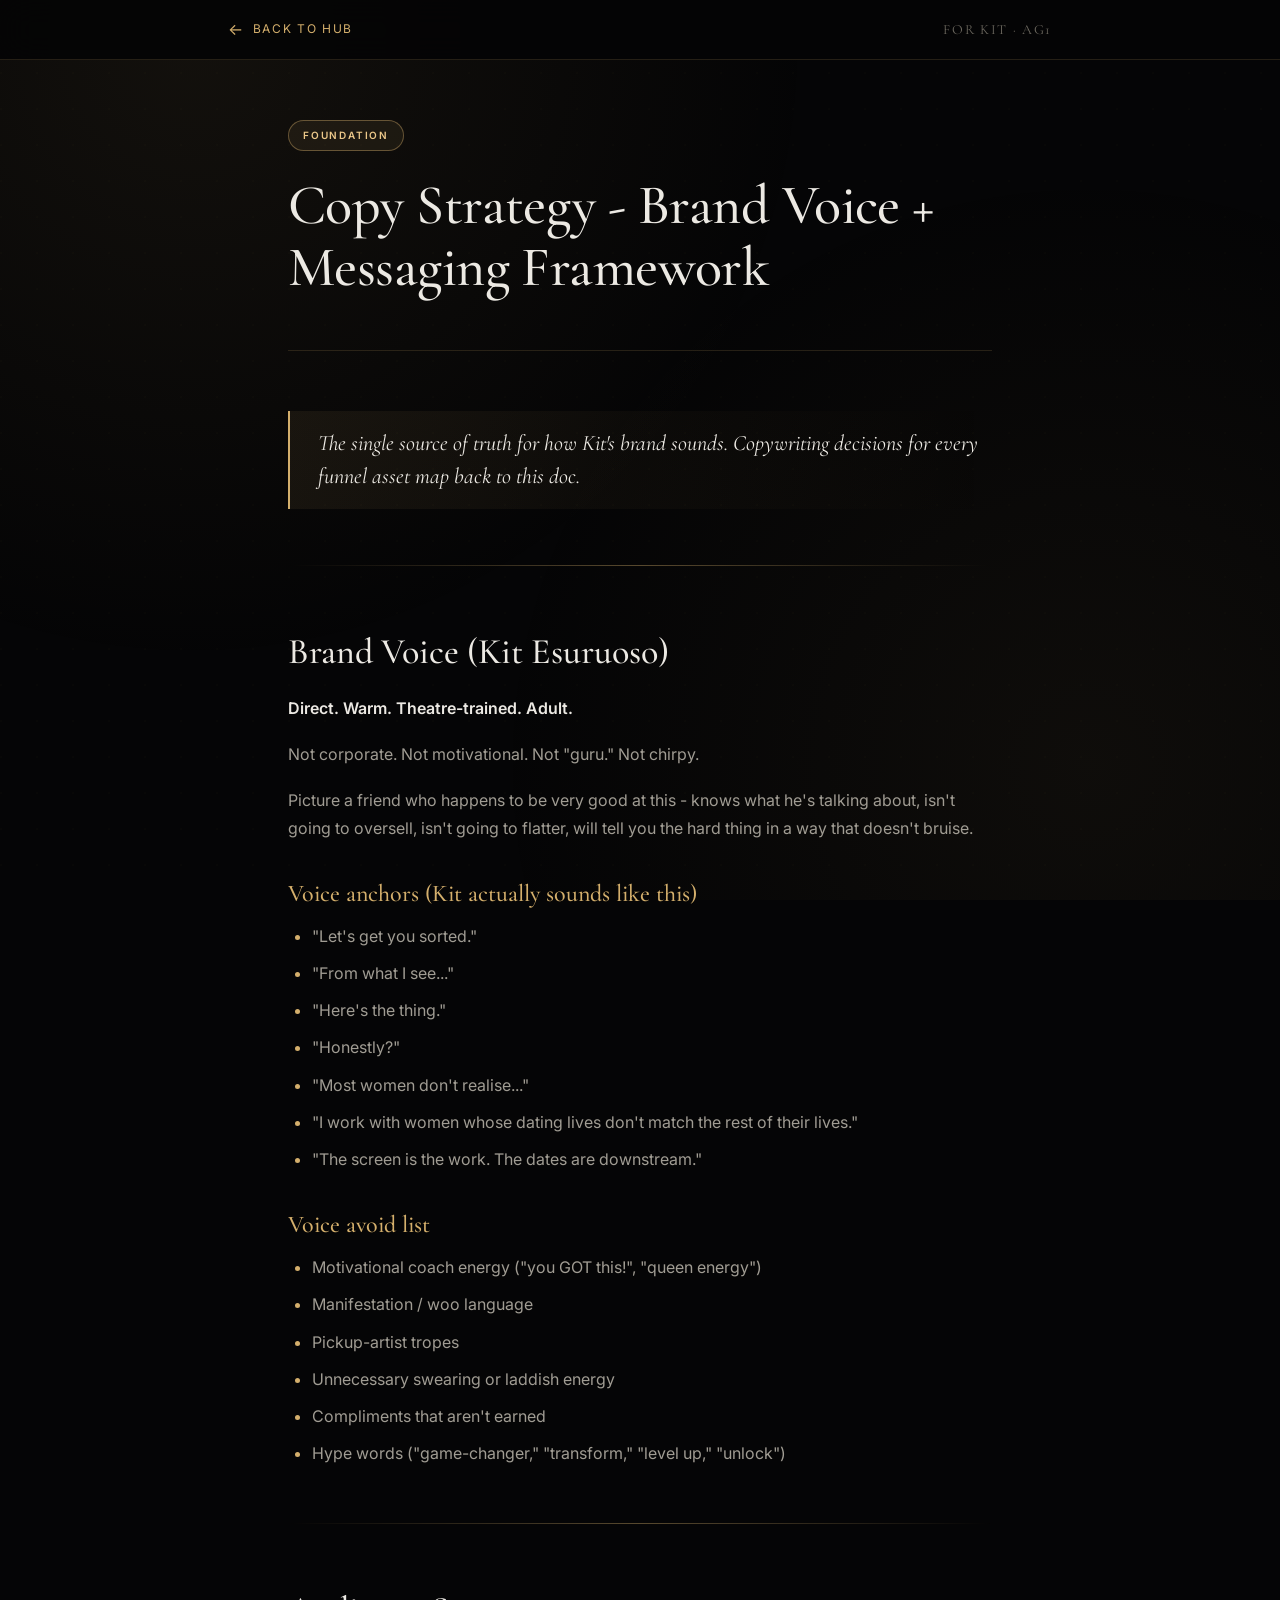
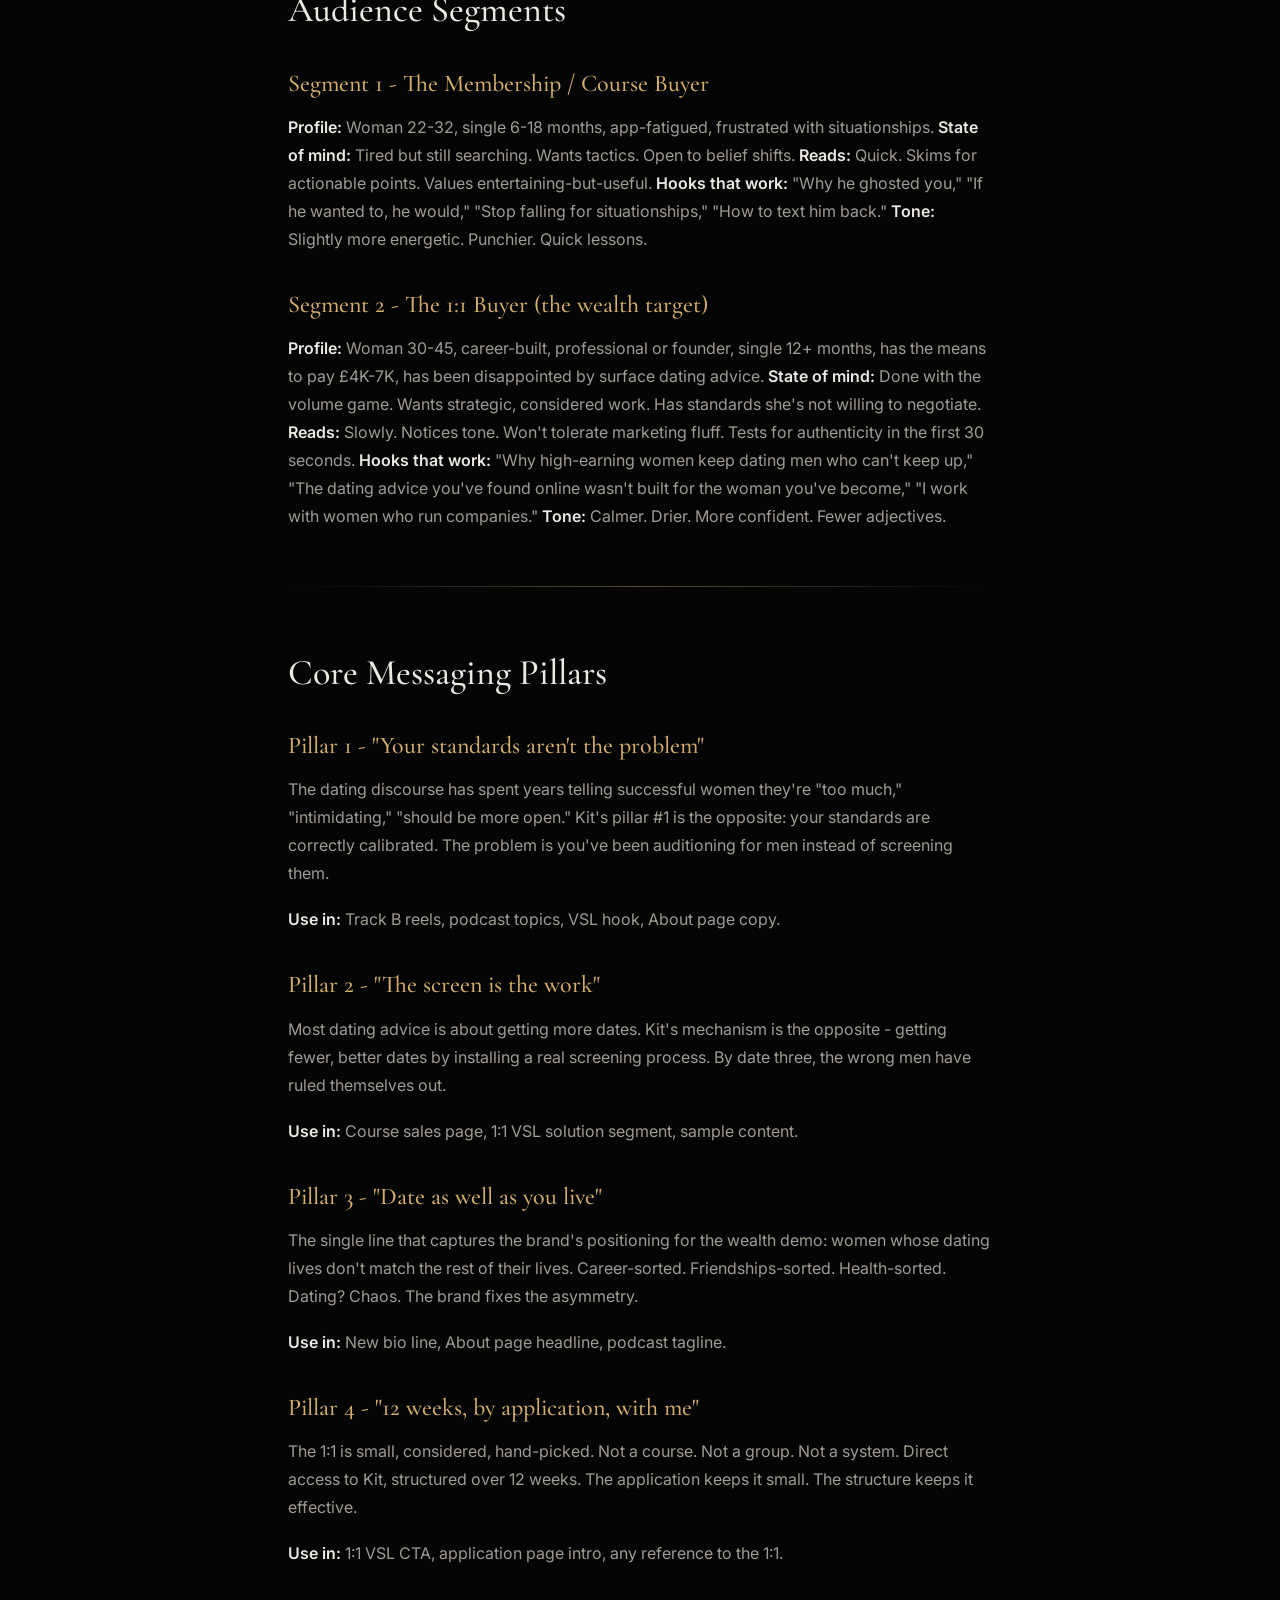
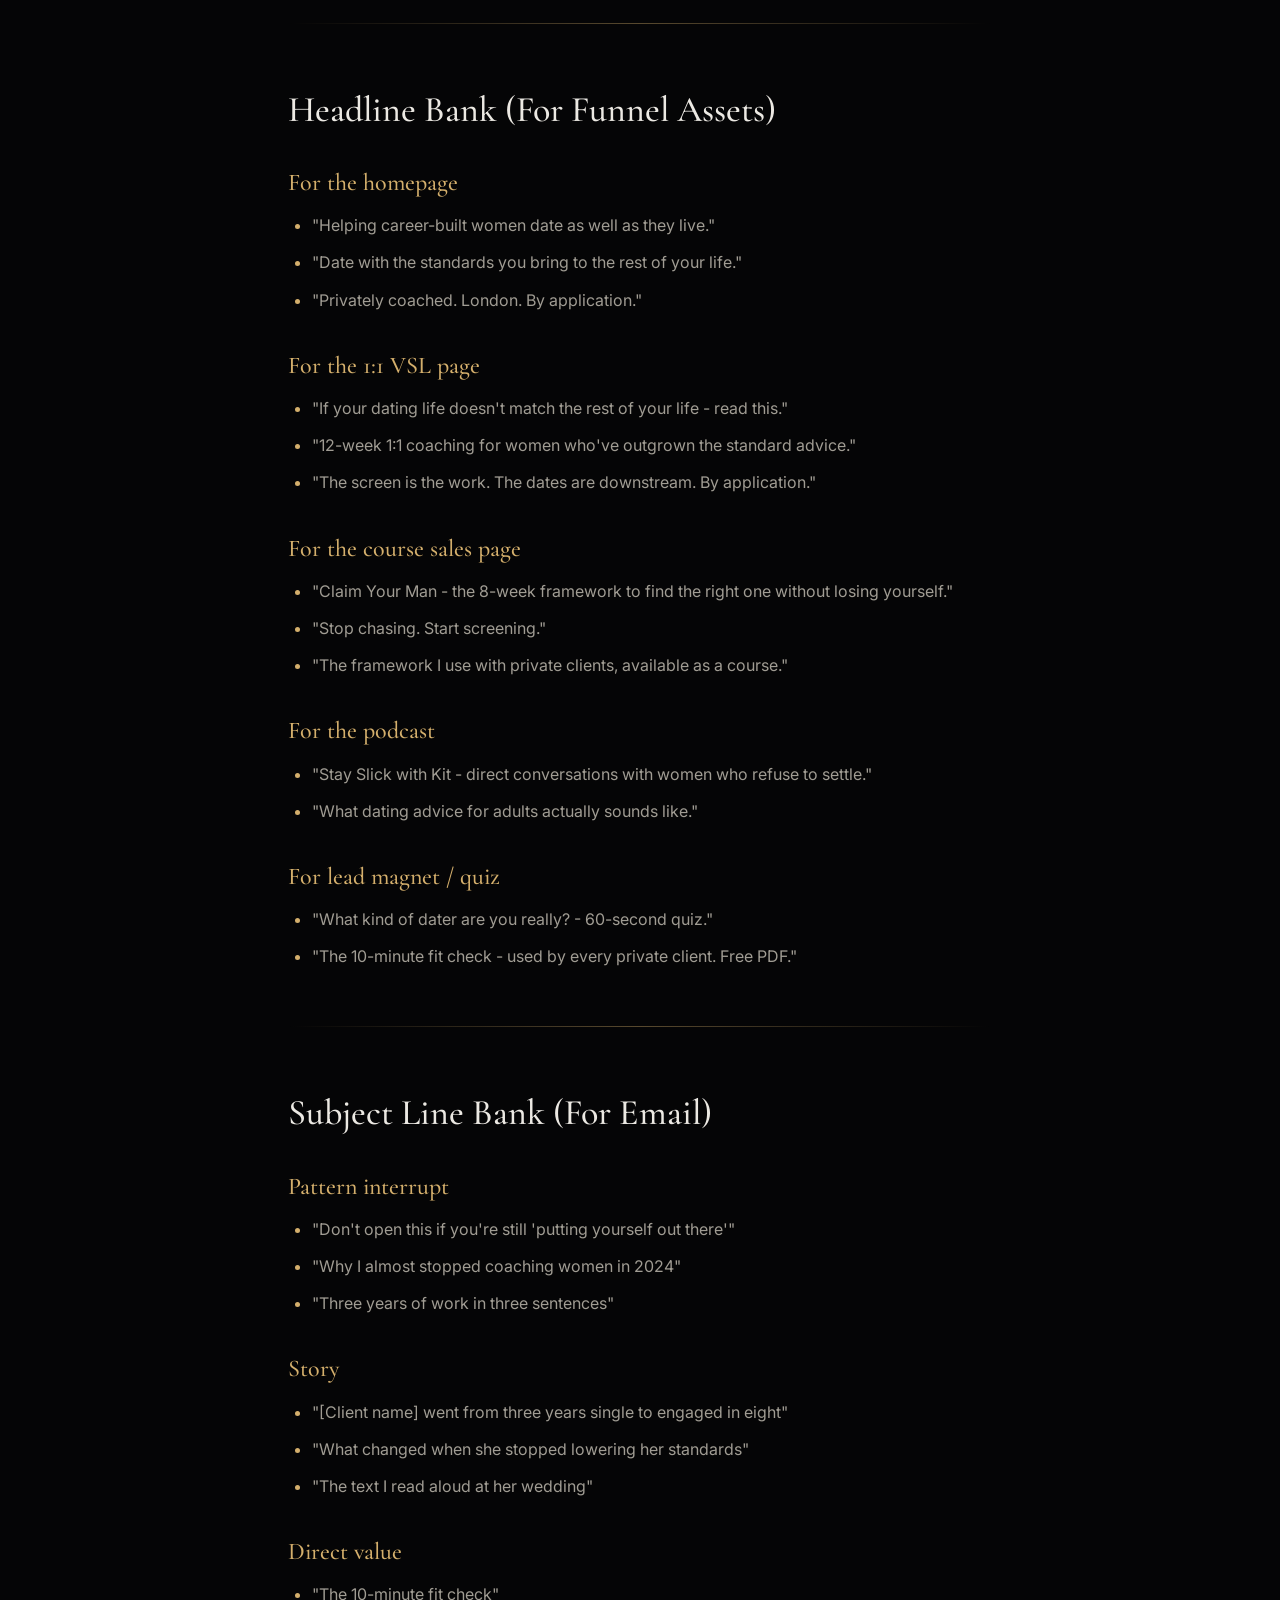
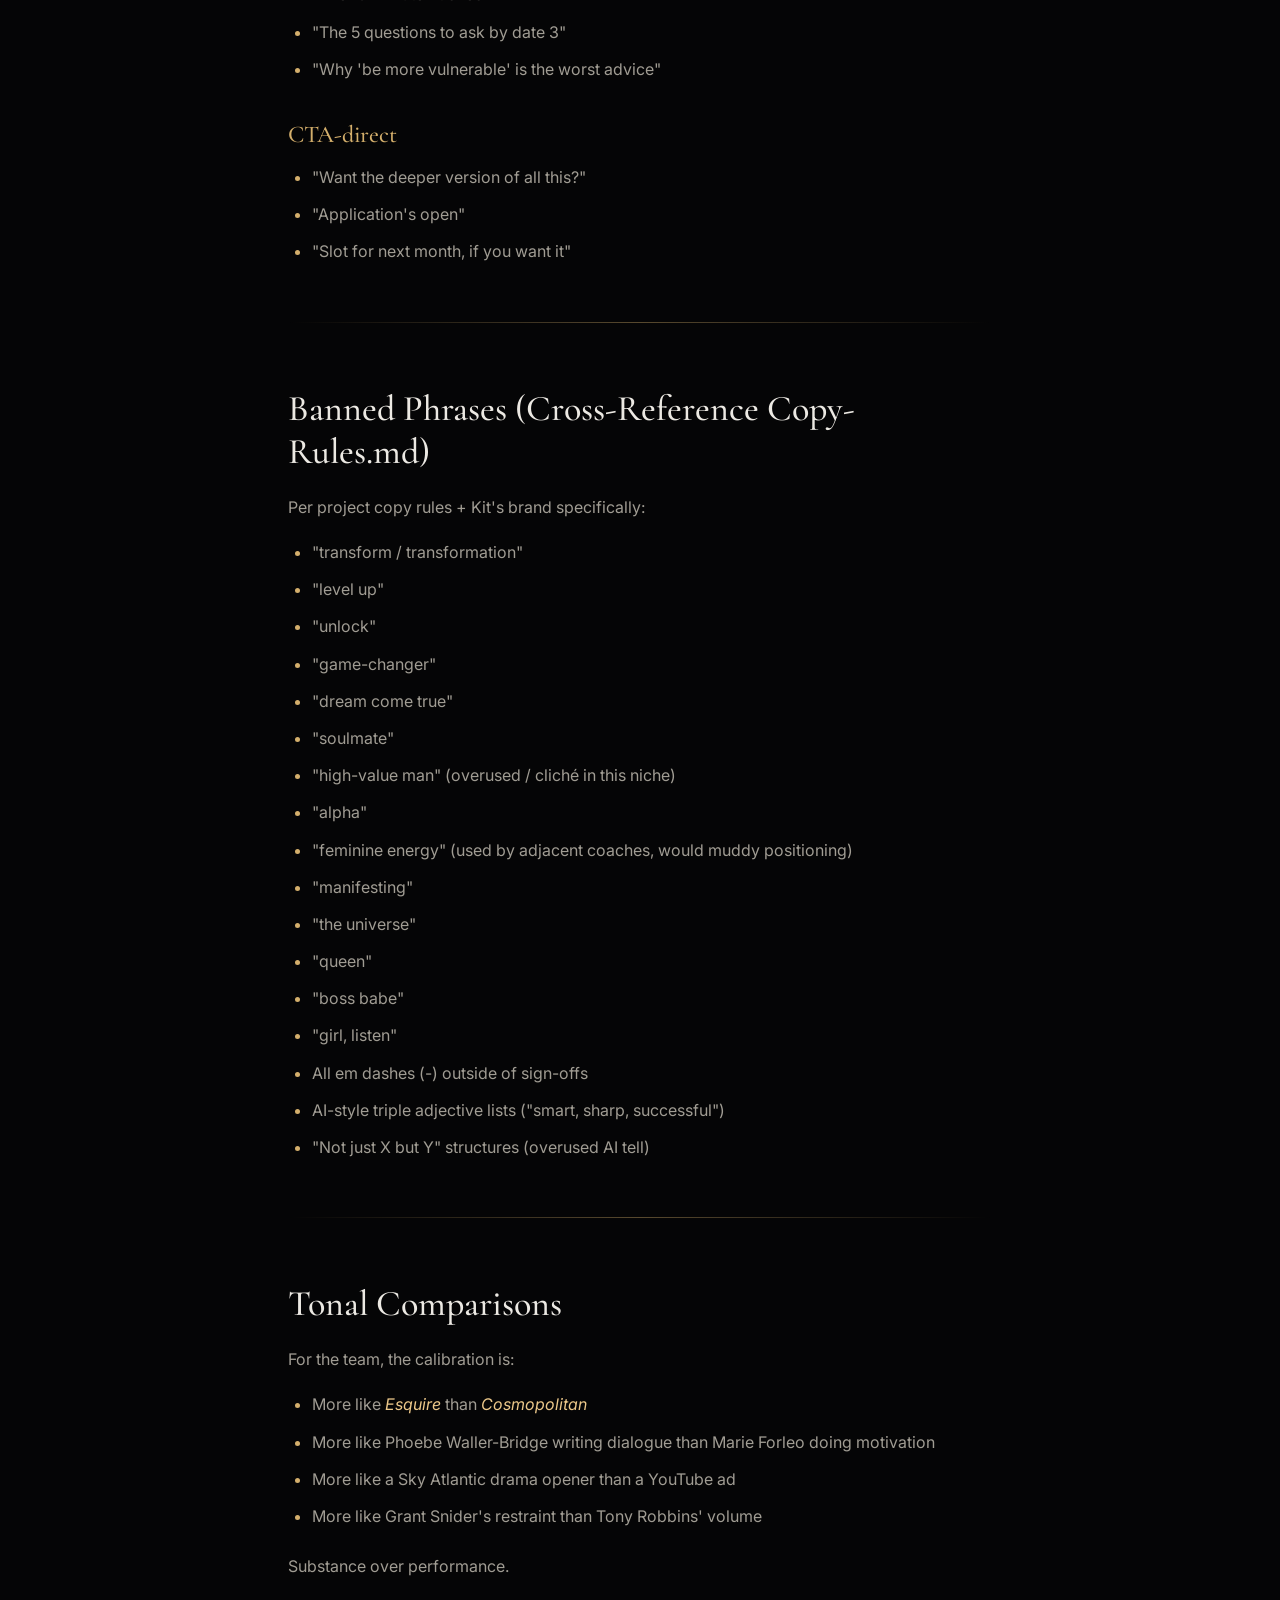
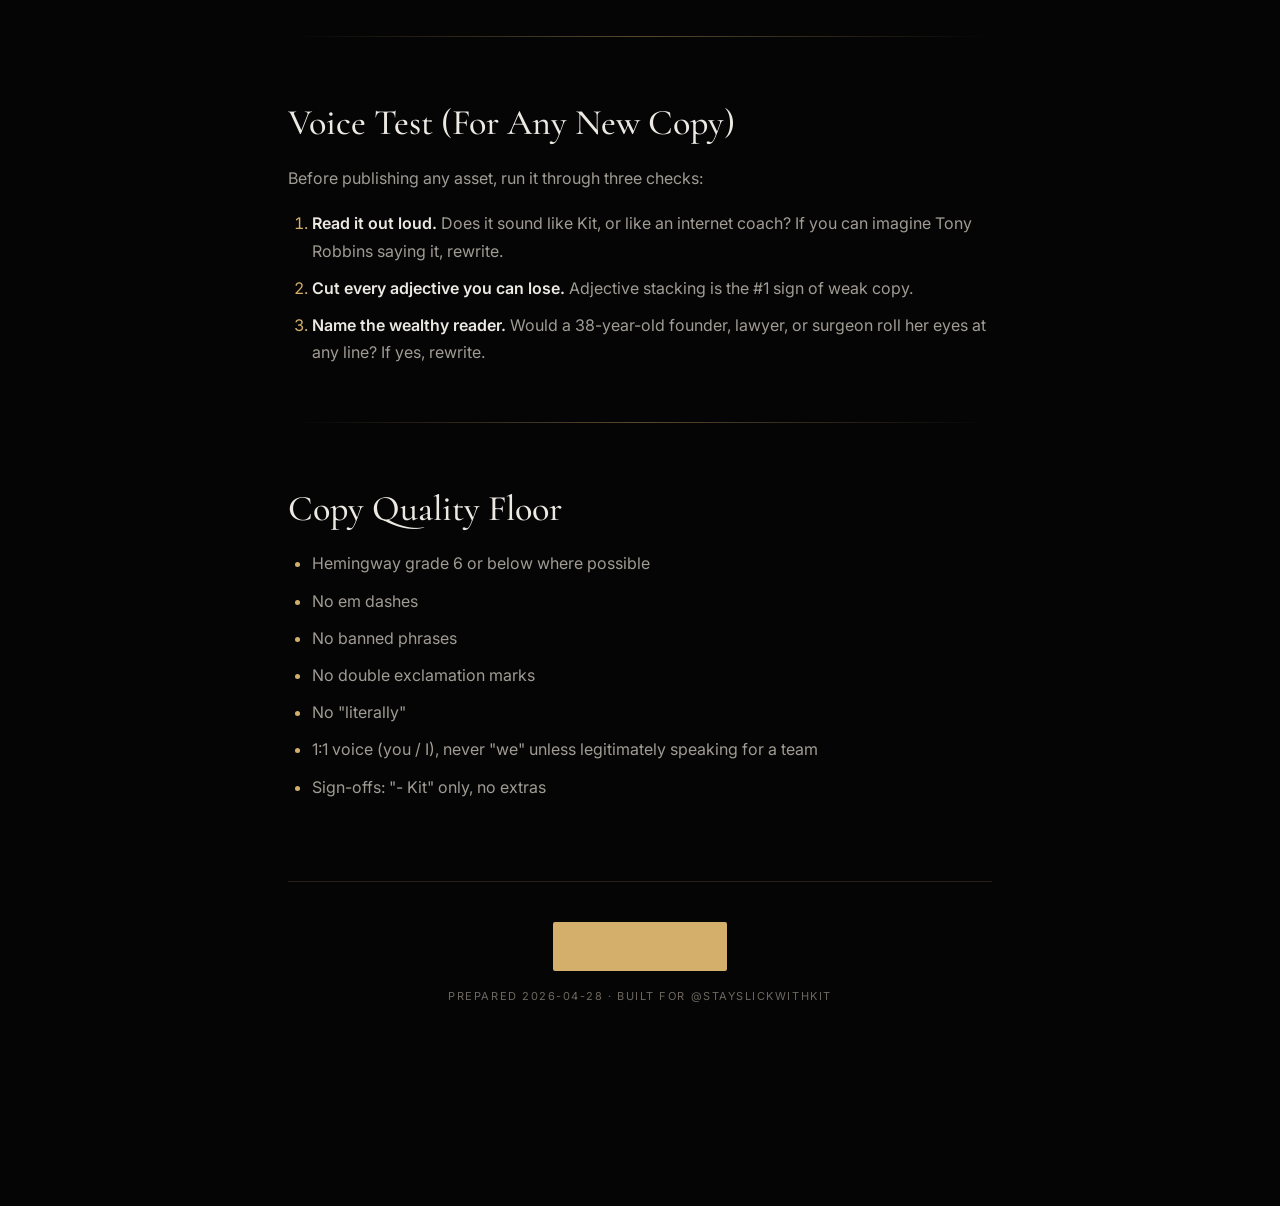
<file: copy-strategy.html>
<!DOCTYPE html>
<html lang="en">
<head>
<meta charset="UTF-8">
<meta name="viewport" content="width=device-width, initial-scale=1.0">
<title>Copy Strategy · For Kit · AG1</title>
<meta name="description" content="Copy Strategy - built for Kit Esuruoso by AG1 Consulting.">
<meta name="robots" content="noindex">
<meta property="og:title" content="Copy Strategy · For Kit">
<meta property="og:description" content="Part of the funnel audit + 90-day install plan built for @stayslickwithkit by AG1 Consulting.">
<meta property="og:type" content="article">
<meta property="og:image" content="https://andrei170.github.io/stayslickwithkit-hub/og-image.png">
<meta name="twitter:card" content="summary_large_image">
<link rel="icon" type="image/svg+xml" href="favicon.svg">
<script defer data-domain="andrei170.github.io" src="https://plausible.io/js/script.js"></script>
<link rel="preconnect" href="https://fonts.googleapis.com">
<link rel="preconnect" href="https://fonts.gstatic.com" crossorigin>
<link href="https://fonts.googleapis.com/css2?family=Cormorant+Garamond:wght@400;500;600;700&family=Inter:wght@300;400;500;600;700&display=swap" rel="stylesheet">
<link rel="stylesheet" href="docs.css">
</head>
<body>

<nav class="nav">
  <div class="nav-inner">
    <a href="index.html" class="nav-back"><span class="arrow">&larr;</span> Back to Hub</a>
    <span class="nav-title">For Kit · AG1</span>
  </div>
</nav>

<article class="doc">
  <header class="doc-header">
    <span class="doc-tag">Foundation</span>
    <h1>Copy Strategy - Brand Voice + Messaging Framework</h1>
  </header>

  
<blockquote>
<p>The single source of truth for how Kit's brand sounds. Copywriting decisions for every funnel asset map back to this doc.</p>
</blockquote>
<hr />
<h2>Brand Voice (Kit Esuruoso)</h2>
<p><strong>Direct. Warm. Theatre-trained. Adult.</strong></p>
<p>Not corporate. Not motivational. Not "guru." Not chirpy.</p>
<p>Picture a friend who happens to be very good at this - knows what he's talking about, isn't going to oversell, isn't going to flatter, will tell you the hard thing in a way that doesn't bruise.</p>
<h3>Voice anchors (Kit actually sounds like this)</h3>
<ul>
<li>"Let's get you sorted."</li>
<li>"From what I see..."</li>
<li>"Here's the thing."</li>
<li>"Honestly?"</li>
<li>"Most women don't realise..."</li>
<li>"I work with women whose dating lives don't match the rest of their lives."</li>
<li>"The screen is the work. The dates are downstream."</li>
</ul>
<h3>Voice avoid list</h3>
<ul>
<li>Motivational coach energy ("you GOT this!", "queen energy")</li>
<li>Manifestation / woo language</li>
<li>Pickup-artist tropes</li>
<li>Unnecessary swearing or laddish energy</li>
<li>Compliments that aren't earned</li>
<li>Hype words ("game-changer," "transform," "level up," "unlock")</li>
</ul>
<hr />
<h2>Audience Segments</h2>
<h3>Segment 1 - The Membership / Course Buyer</h3>
<p><strong>Profile:</strong> Woman 22-32, single 6-18 months, app-fatigued, frustrated with situationships.
<strong>State of mind:</strong> Tired but still searching. Wants tactics. Open to belief shifts.
<strong>Reads:</strong> Quick. Skims for actionable points. Values entertaining-but-useful.
<strong>Hooks that work:</strong> "Why he ghosted you," "If he wanted to, he would," "Stop falling for situationships," "How to text him back."
<strong>Tone:</strong> Slightly more energetic. Punchier. Quick lessons.</p>
<h3>Segment 2 - The 1:1 Buyer (the wealth target)</h3>
<p><strong>Profile:</strong> Woman 30-45, career-built, professional or founder, single 12+ months, has the means to pay £4K-7K, has been disappointed by surface dating advice.
<strong>State of mind:</strong> Done with the volume game. Wants strategic, considered work. Has standards she's not willing to negotiate.
<strong>Reads:</strong> Slowly. Notices tone. Won't tolerate marketing fluff. Tests for authenticity in the first 30 seconds.
<strong>Hooks that work:</strong> "Why high-earning women keep dating men who can't keep up," "The dating advice you've found online wasn't built for the woman you've become," "I work with women who run companies."
<strong>Tone:</strong> Calmer. Drier. More confident. Fewer adjectives.</p>
<hr />
<h2>Core Messaging Pillars</h2>
<h3>Pillar 1 - "Your standards aren't the problem"</h3>
<p>The dating discourse has spent years telling successful women they're "too much," "intimidating," "should be more open." Kit's pillar #1 is the opposite: your standards are correctly calibrated. The problem is you've been auditioning for men instead of screening them.</p>
<p><strong>Use in:</strong> Track B reels, podcast topics, VSL hook, About page copy.</p>
<h3>Pillar 2 - "The screen is the work"</h3>
<p>Most dating advice is about getting more dates. Kit's mechanism is the opposite - getting fewer, better dates by installing a real screening process. By date three, the wrong men have ruled themselves out.</p>
<p><strong>Use in:</strong> Course sales page, 1:1 VSL solution segment, sample content.</p>
<h3>Pillar 3 - "Date as well as you live"</h3>
<p>The single line that captures the brand's positioning for the wealth demo: women whose dating lives don't match the rest of their lives. Career-sorted. Friendships-sorted. Health-sorted. Dating? Chaos. The brand fixes the asymmetry.</p>
<p><strong>Use in:</strong> New bio line, About page headline, podcast tagline.</p>
<h3>Pillar 4 - "12 weeks, by application, with me"</h3>
<p>The 1:1 is small, considered, hand-picked. Not a course. Not a group. Not a system. Direct access to Kit, structured over 12 weeks. The application keeps it small. The structure keeps it effective.</p>
<p><strong>Use in:</strong> 1:1 VSL CTA, application page intro, any reference to the 1:1.</p>
<hr />
<h2>Headline Bank (For Funnel Assets)</h2>
<h3>For the homepage</h3>
<ul>
<li>"Helping career-built women date as well as they live."</li>
<li>"Date with the standards you bring to the rest of your life."</li>
<li>"Privately coached. London. By application."</li>
</ul>
<h3>For the 1:1 VSL page</h3>
<ul>
<li>"If your dating life doesn't match the rest of your life - read this."</li>
<li>"12-week 1:1 coaching for women who've outgrown the standard advice."</li>
<li>"The screen is the work. The dates are downstream. By application."</li>
</ul>
<h3>For the course sales page</h3>
<ul>
<li>"Claim Your Man - the 8-week framework to find the right one without losing yourself."</li>
<li>"Stop chasing. Start screening."</li>
<li>"The framework I use with private clients, available as a course."</li>
</ul>
<h3>For the podcast</h3>
<ul>
<li>"Stay Slick with Kit - direct conversations with women who refuse to settle."</li>
<li>"What dating advice for adults actually sounds like."</li>
</ul>
<h3>For lead magnet / quiz</h3>
<ul>
<li>"What kind of dater are you really? - 60-second quiz."</li>
<li>"The 10-minute fit check - used by every private client. Free PDF."</li>
</ul>
<hr />
<h2>Subject Line Bank (For Email)</h2>
<h3>Pattern interrupt</h3>
<ul>
<li>"Don't open this if you're still 'putting yourself out there'"</li>
<li>"Why I almost stopped coaching women in 2024"</li>
<li>"Three years of work in three sentences"</li>
</ul>
<h3>Story</h3>
<ul>
<li>"[Client name] went from three years single to engaged in eight"</li>
<li>"What changed when she stopped lowering her standards"</li>
<li>"The text I read aloud at her wedding"</li>
</ul>
<h3>Direct value</h3>
<ul>
<li>"The 10-minute fit check"</li>
<li>"The 5 questions to ask by date 3"</li>
<li>"Why 'be more vulnerable' is the worst advice"</li>
</ul>
<h3>CTA-direct</h3>
<ul>
<li>"Want the deeper version of all this?"</li>
<li>"Application's open"</li>
<li>"Slot for next month, if you want it"</li>
</ul>
<hr />
<h2>Banned Phrases (Cross-Reference Copy-Rules.md)</h2>
<p>Per project copy rules + Kit's brand specifically:</p>
<ul>
<li>"transform / transformation"</li>
<li>"level up"</li>
<li>"unlock"</li>
<li>"game-changer"</li>
<li>"dream come true"</li>
<li>"soulmate"</li>
<li>"high-value man" (overused / cliché in this niche)</li>
<li>"alpha"</li>
<li>"feminine energy" (used by adjacent coaches, would muddy positioning)</li>
<li>"manifesting"</li>
<li>"the universe"</li>
<li>"queen"</li>
<li>"boss babe"</li>
<li>"girl, listen"</li>
<li>All em dashes (-) outside of sign-offs</li>
<li>AI-style triple adjective lists ("smart, sharp, successful")</li>
<li>"Not just X but Y" structures (overused AI tell)</li>
</ul>
<hr />
<h2>Tonal Comparisons</h2>
<p>For the team, the calibration is:</p>
<ul>
<li>More like <em>Esquire</em> than <em>Cosmopolitan</em></li>
<li>More like Phoebe Waller-Bridge writing dialogue than Marie Forleo doing motivation</li>
<li>More like a Sky Atlantic drama opener than a YouTube ad</li>
<li>More like Grant Snider's restraint than Tony Robbins' volume</li>
</ul>
<p>Substance over performance.</p>
<hr />
<h2>Voice Test (For Any New Copy)</h2>
<p>Before publishing any asset, run it through three checks:</p>
<ol>
<li><strong>Read it out loud.</strong> Does it sound like Kit, or like an internet coach? If you can imagine Tony Robbins saying it, rewrite.</li>
<li><strong>Cut every adjective you can lose.</strong> Adjective stacking is the #1 sign of weak copy.</li>
<li><strong>Name the wealthy reader.</strong> Would a 38-year-old founder, lawyer, or surgeon roll her eyes at any line? If yes, rewrite.</li>
</ol>
<hr />
<h2>Copy Quality Floor</h2>
<ul>
<li>Hemingway grade 6 or below where possible</li>
<li>No em dashes</li>
<li>No banned phrases</li>
<li>No double exclamation marks</li>
<li>No "literally"</li>
<li>1:1 voice (you / I), never "we" unless legitimately speaking for a team</li>
<li>Sign-offs: "- Kit" only, no extras</li>
</ul>

  <footer class="doc-footer">
    <a href="index.html" class="doc-footer-link">Back to Hub</a>
    <div class="doc-meta">Prepared 2026-04-28 &middot; Built for @stayslickwithkit</div>
  </footer>
</article>

</body>
</html>
</file>
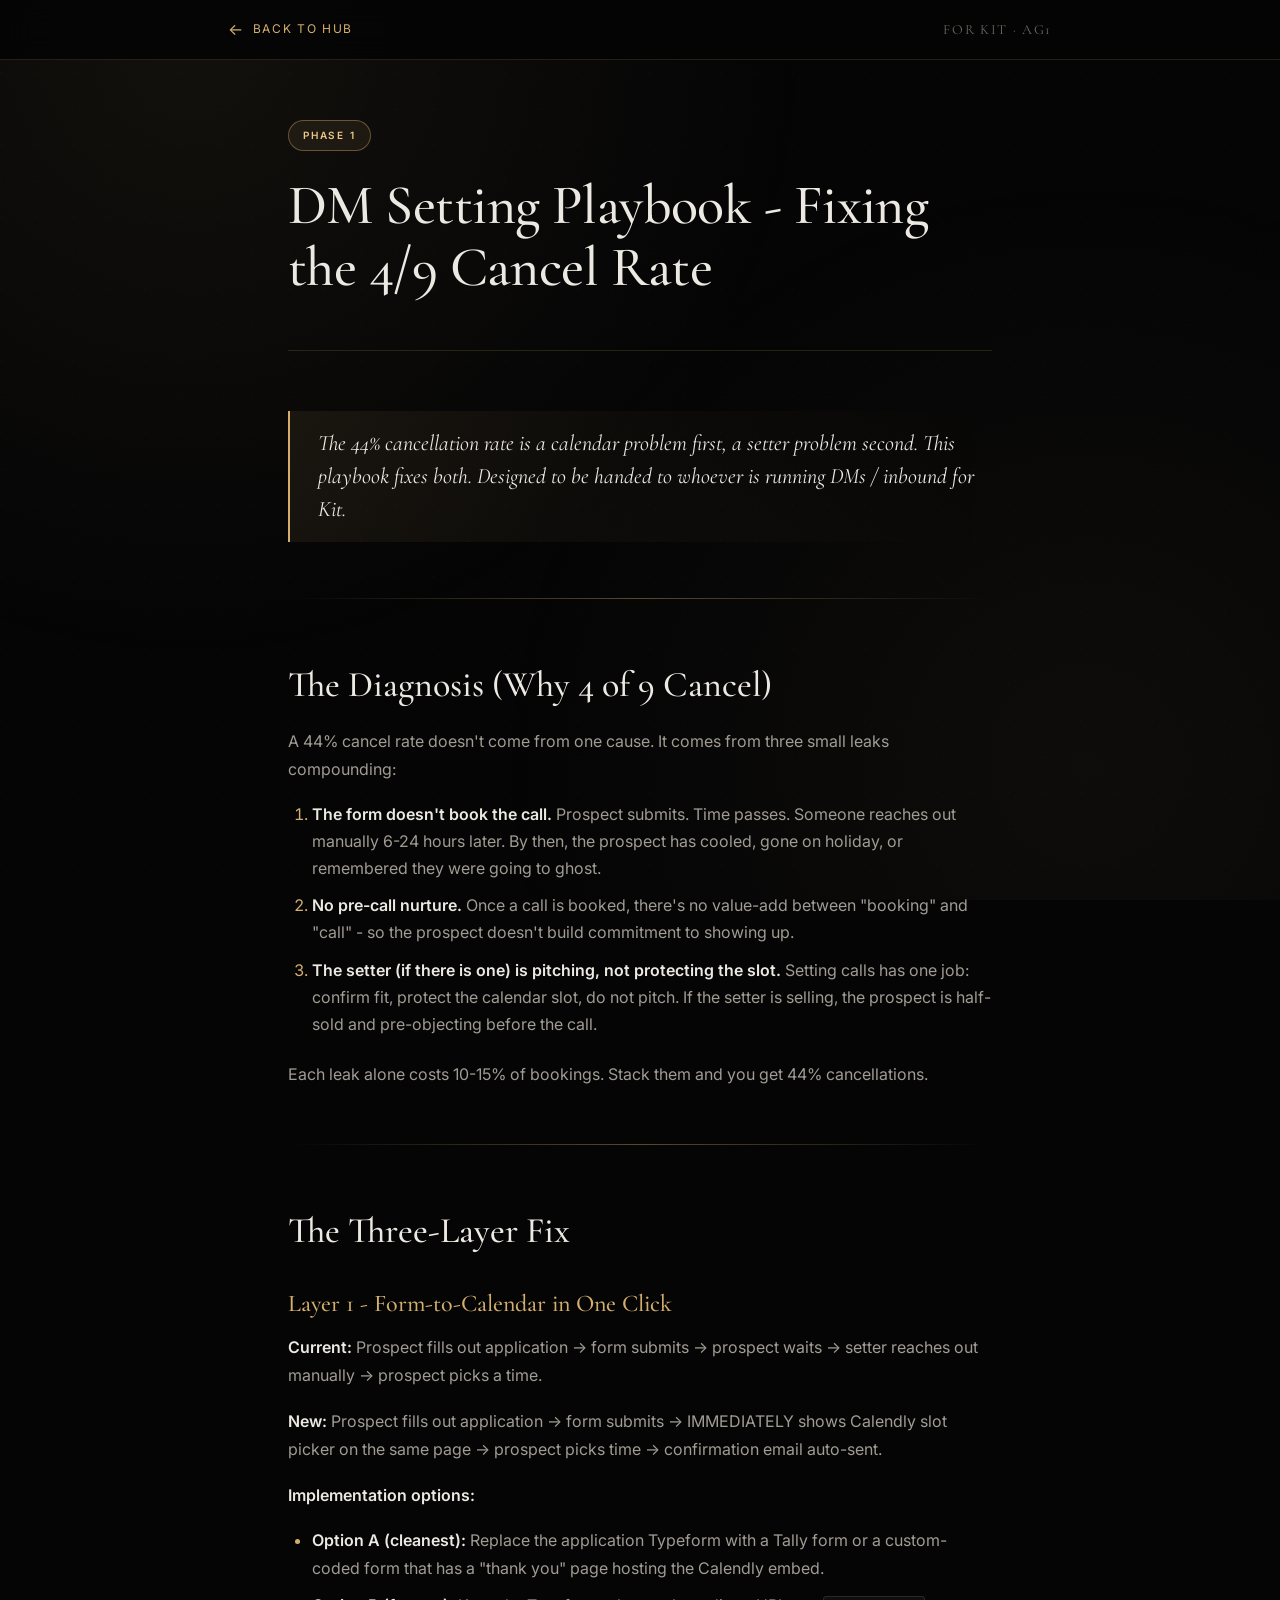
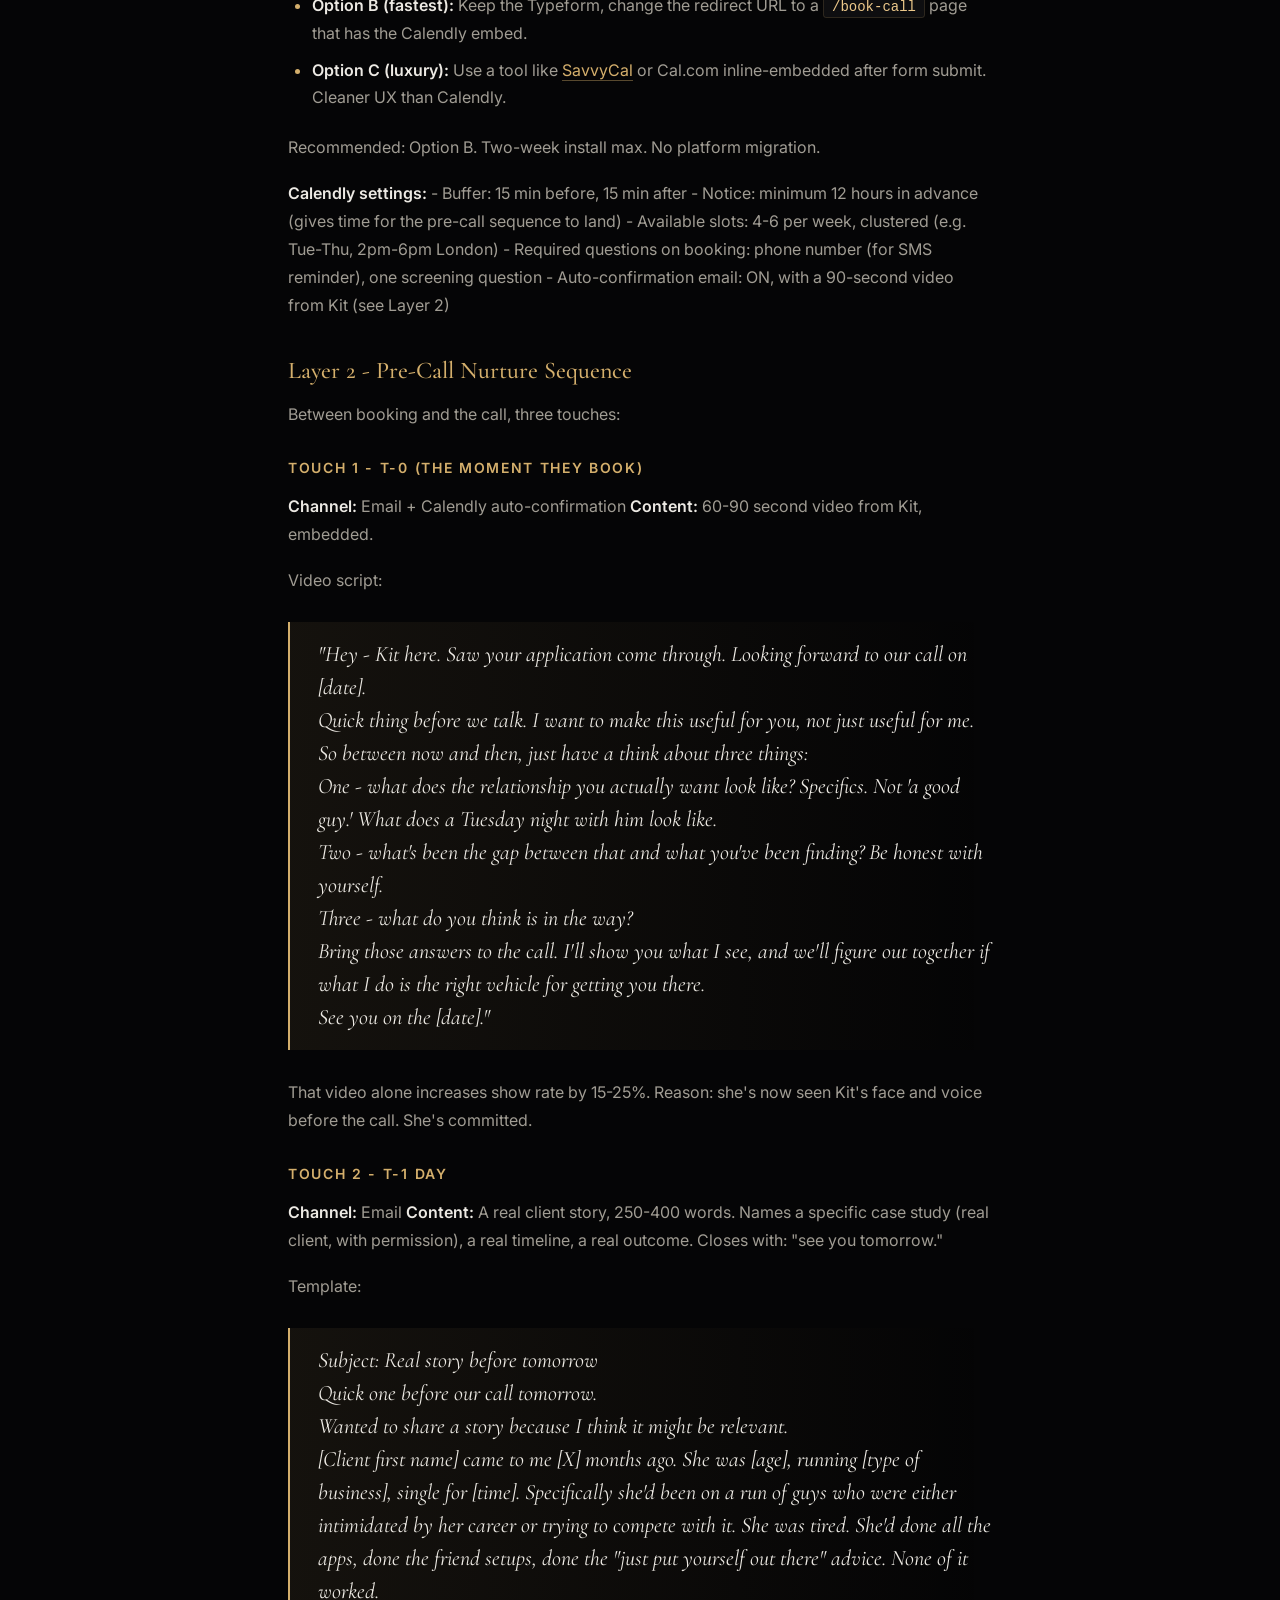
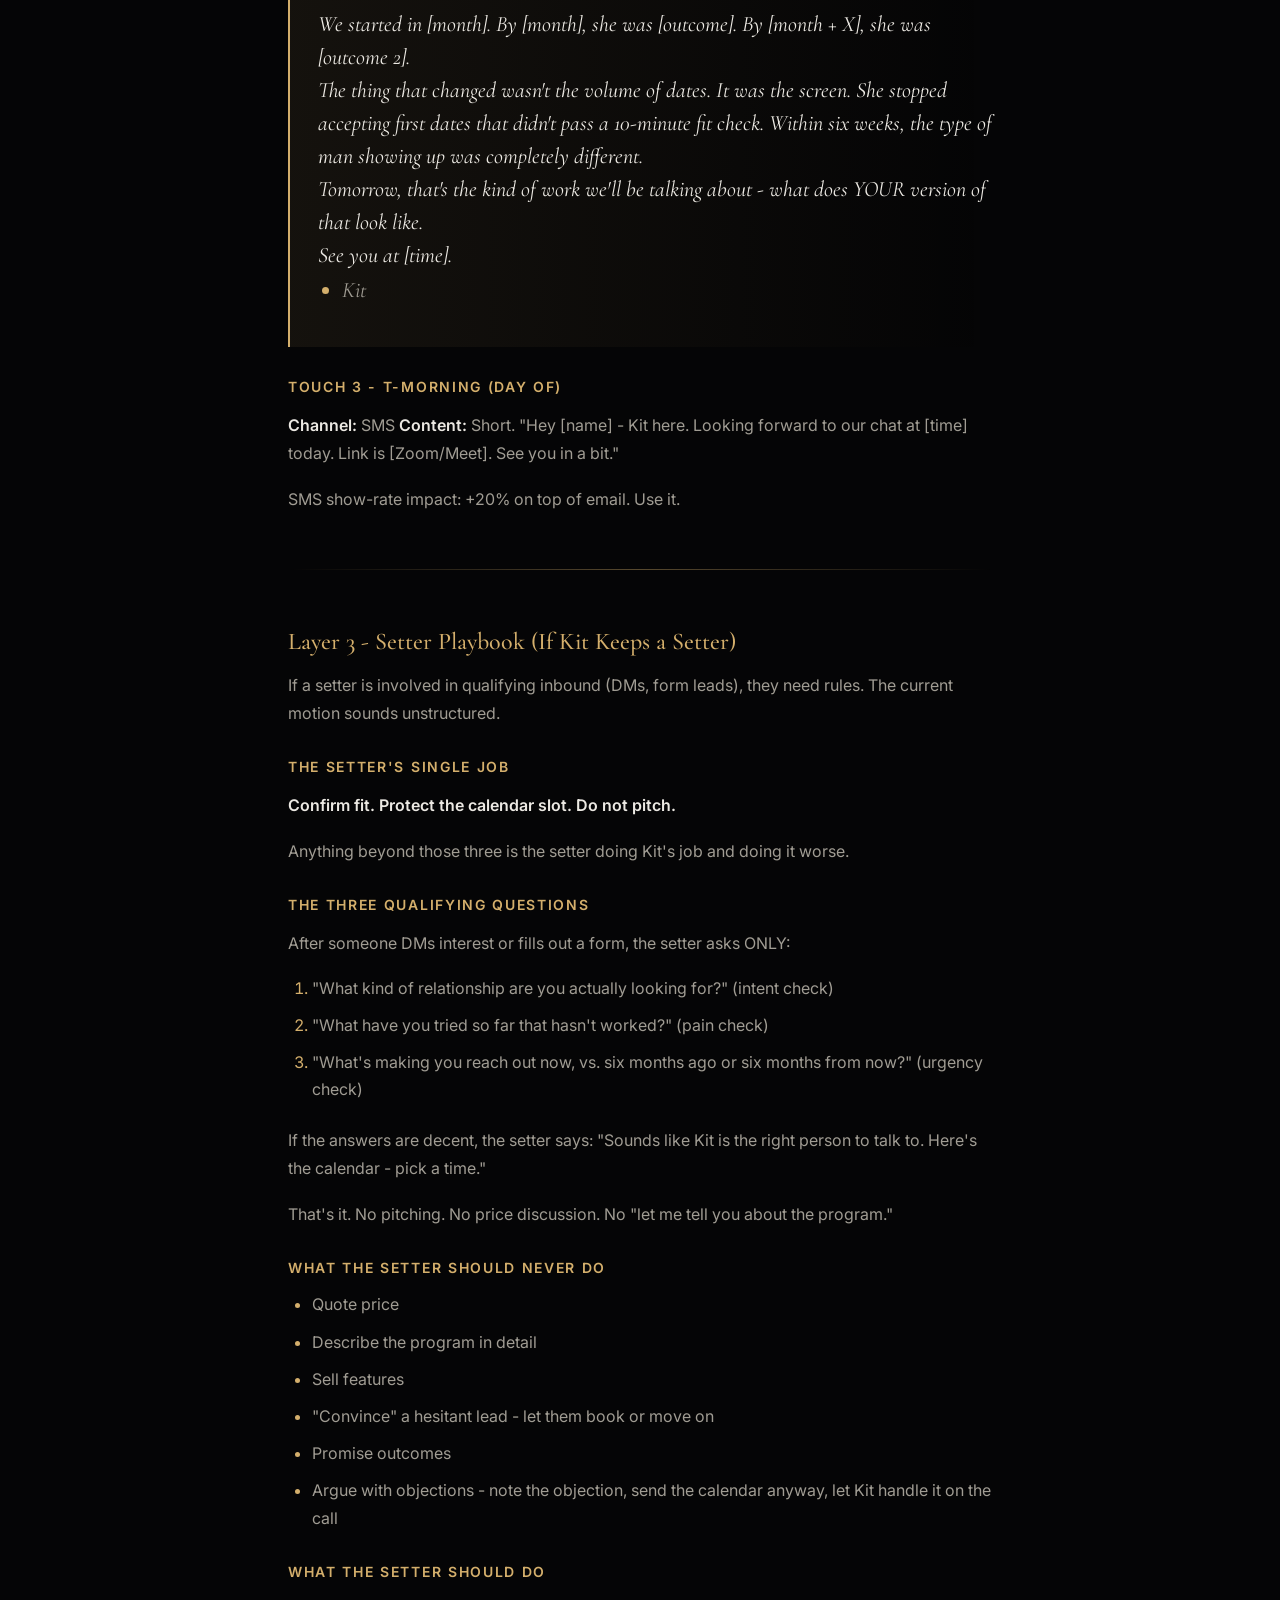
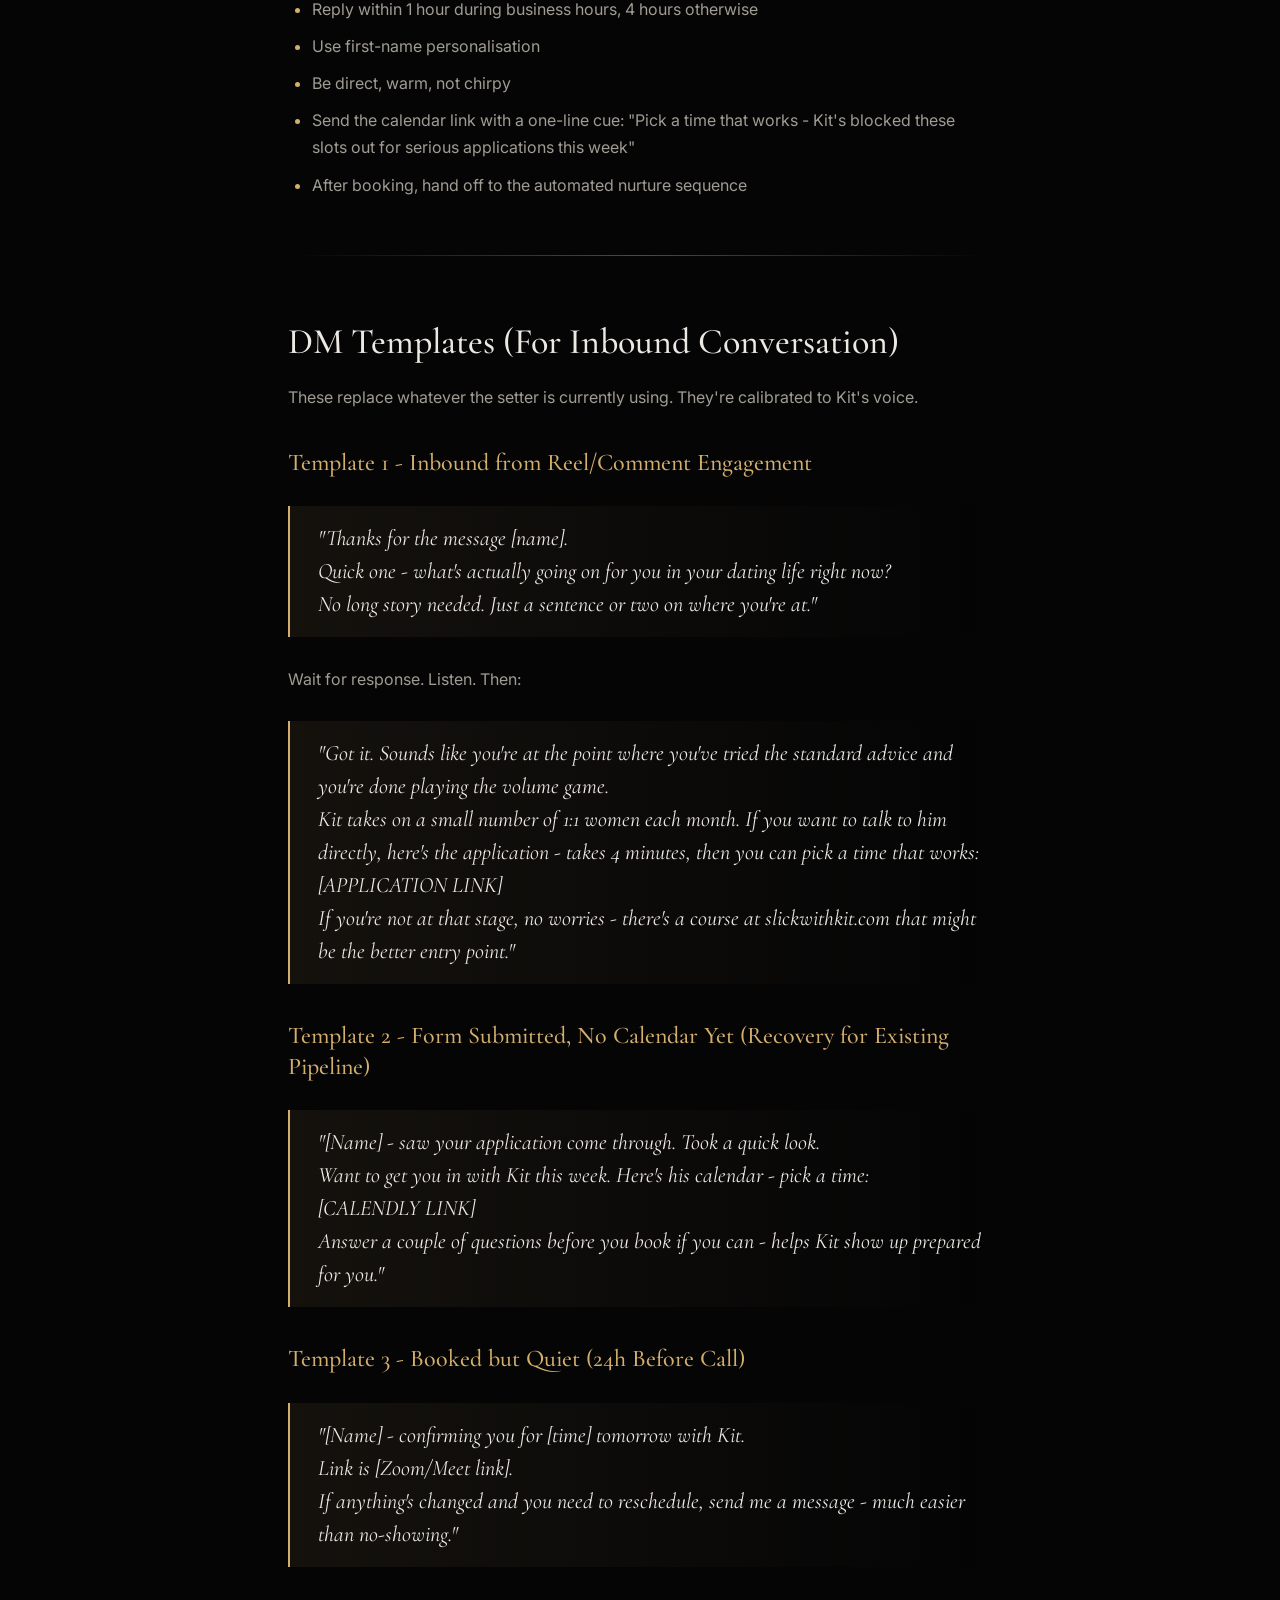
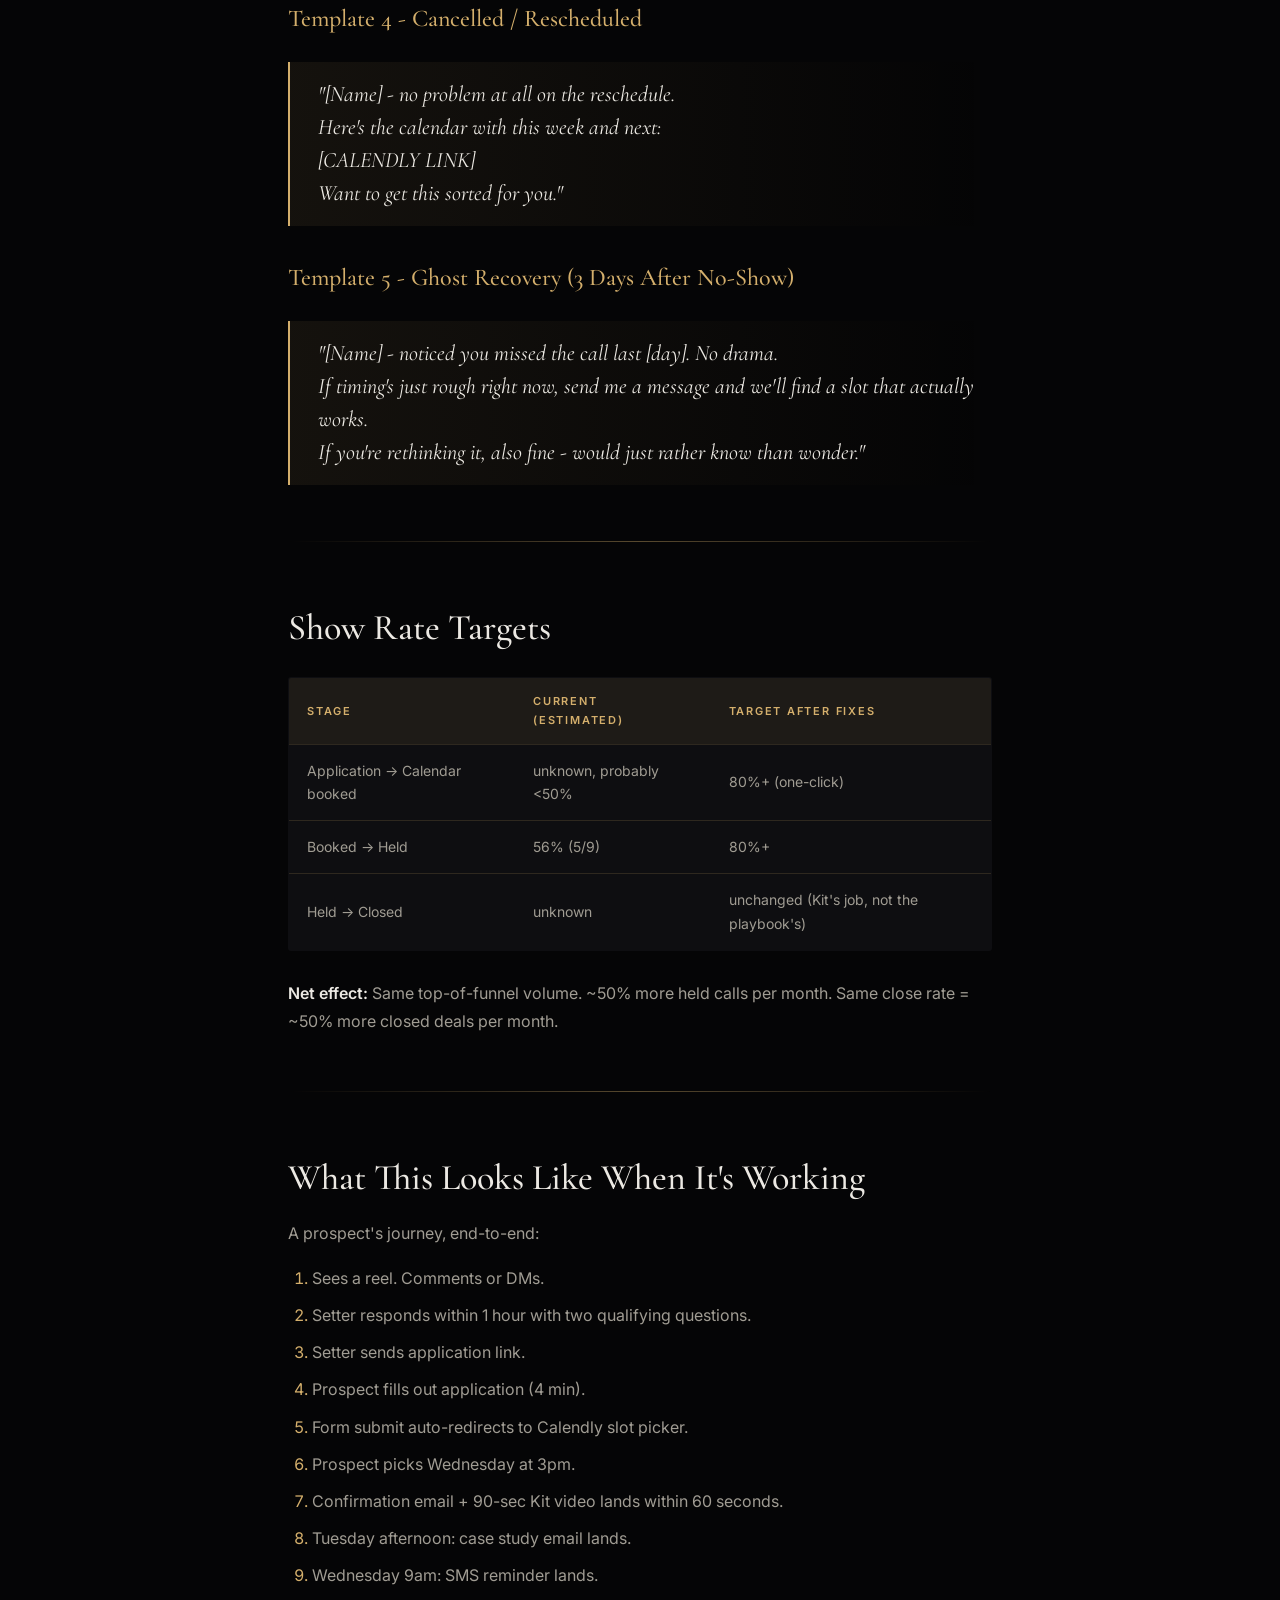
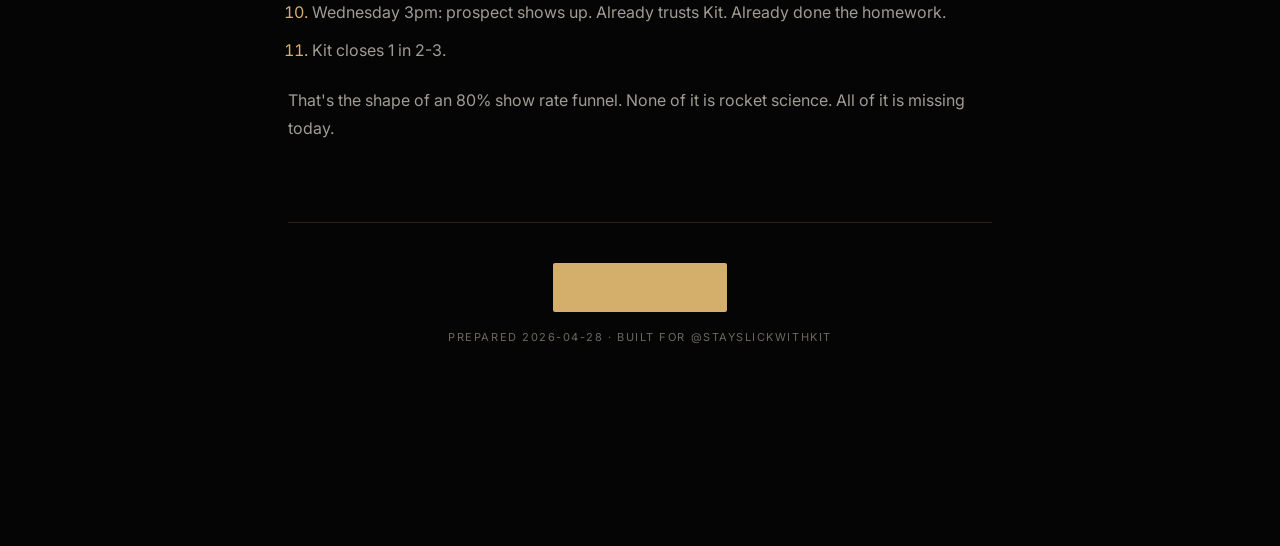
<file: dm-setting-playbook.html>
<!DOCTYPE html>
<html lang="en">
<head>
<meta charset="UTF-8">
<meta name="viewport" content="width=device-width, initial-scale=1.0">
<title>DM Setting Playbook · For Kit · AG1</title>
<meta name="description" content="DM Setting Playbook - built for Kit Esuruoso by AG1 Consulting.">
<meta name="robots" content="noindex">
<meta property="og:title" content="DM Setting Playbook · For Kit">
<meta property="og:description" content="Part of the funnel audit + 90-day install plan built for @stayslickwithkit by AG1 Consulting.">
<meta property="og:type" content="article">
<meta property="og:image" content="https://andrei170.github.io/stayslickwithkit-hub/og-image.png">
<meta name="twitter:card" content="summary_large_image">
<link rel="icon" type="image/svg+xml" href="favicon.svg">
<script defer data-domain="andrei170.github.io" src="https://plausible.io/js/script.js"></script>
<link rel="preconnect" href="https://fonts.googleapis.com">
<link rel="preconnect" href="https://fonts.gstatic.com" crossorigin>
<link href="https://fonts.googleapis.com/css2?family=Cormorant+Garamond:wght@400;500;600;700&family=Inter:wght@300;400;500;600;700&display=swap" rel="stylesheet">
<link rel="stylesheet" href="docs.css">
</head>
<body>

<nav class="nav">
  <div class="nav-inner">
    <a href="index.html" class="nav-back"><span class="arrow">&larr;</span> Back to Hub</a>
    <span class="nav-title">For Kit · AG1</span>
  </div>
</nav>

<article class="doc">
  <header class="doc-header">
    <span class="doc-tag">Phase 1</span>
    <h1>DM Setting Playbook - Fixing the 4/9 Cancel Rate</h1>
  </header>

  
<blockquote>
<p>The 44% cancellation rate is a calendar problem first, a setter problem second. This playbook fixes both. Designed to be handed to whoever is running DMs / inbound for Kit.</p>
</blockquote>
<hr />
<h2>The Diagnosis (Why 4 of 9 Cancel)</h2>
<p>A 44% cancel rate doesn't come from one cause. It comes from three small leaks compounding:</p>
<ol>
<li><strong>The form doesn't book the call.</strong> Prospect submits. Time passes. Someone reaches out manually 6-24 hours later. By then, the prospect has cooled, gone on holiday, or remembered they were going to ghost.</li>
<li><strong>No pre-call nurture.</strong> Once a call is booked, there's no value-add between "booking" and "call" - so the prospect doesn't build commitment to showing up.</li>
<li><strong>The setter (if there is one) is pitching, not protecting the slot.</strong> Setting calls has one job: confirm fit, protect the calendar slot, do not pitch. If the setter is selling, the prospect is half-sold and pre-objecting before the call.</li>
</ol>
<p>Each leak alone costs 10-15% of bookings. Stack them and you get 44% cancellations.</p>
<hr />
<h2>The Three-Layer Fix</h2>
<h3>Layer 1 - Form-to-Calendar in One Click</h3>
<p><strong>Current:</strong> Prospect fills out application → form submits → prospect waits → setter reaches out manually → prospect picks a time.</p>
<p><strong>New:</strong> Prospect fills out application → form submits → IMMEDIATELY shows Calendly slot picker on the same page → prospect picks time → confirmation email auto-sent.</p>
<p><strong>Implementation options:</strong></p>
<ul>
<li><strong>Option A (cleanest):</strong> Replace the application Typeform with a Tally form or a custom-coded form that has a "thank you" page hosting the Calendly embed.</li>
<li><strong>Option B (fastest):</strong> Keep the Typeform, change the redirect URL to a <code>/book-call</code> page that has the Calendly embed.</li>
<li><strong>Option C (luxury):</strong> Use a tool like <a href="https://savvycal.com/">SavvyCal</a> or Cal.com inline-embedded after form submit. Cleaner UX than Calendly.</li>
</ul>
<p>Recommended: Option B. Two-week install max. No platform migration.</p>
<p><strong>Calendly settings:</strong>
- Buffer: 15 min before, 15 min after
- Notice: minimum 12 hours in advance (gives time for the pre-call sequence to land)
- Available slots: 4-6 per week, clustered (e.g. Tue-Thu, 2pm-6pm London)
- Required questions on booking: phone number (for SMS reminder), one screening question
- Auto-confirmation email: ON, with a 90-second video from Kit (see Layer 2)</p>
<h3>Layer 2 - Pre-Call Nurture Sequence</h3>
<p>Between booking and the call, three touches:</p>
<h4>Touch 1 - T-0 (the moment they book)</h4>
<p><strong>Channel:</strong> Email + Calendly auto-confirmation
<strong>Content:</strong> 60-90 second video from Kit, embedded.</p>
<p>Video script:</p>
<blockquote>
<p>"Hey - Kit here. Saw your application come through. Looking forward to our call on [date].</p>
<p>Quick thing before we talk. I want to make this useful for you, not just useful for me. So between now and then, just have a think about three things:</p>
<p>One - what does the relationship you actually want look like? Specifics. Not 'a good guy.' What does a Tuesday night with him look like.</p>
<p>Two - what's been the gap between that and what you've been finding? Be honest with yourself.</p>
<p>Three - what do you think is in the way?</p>
<p>Bring those answers to the call. I'll show you what I see, and we'll figure out together if what I do is the right vehicle for getting you there.</p>
<p>See you on the [date]."</p>
</blockquote>
<p>That video alone increases show rate by 15-25%. Reason: she's now seen Kit's face and voice before the call. She's committed.</p>
<h4>Touch 2 - T-1 day</h4>
<p><strong>Channel:</strong> Email
<strong>Content:</strong> A real client story, 250-400 words. Names a specific case study (real client, with permission), a real timeline, a real outcome. Closes with: "see you tomorrow."</p>
<p>Template:</p>
<blockquote>
<p>Subject: Real story before tomorrow</p>
<p>Quick one before our call tomorrow.</p>
<p>Wanted to share a story because I think it might be relevant.</p>
<p>[Client first name] came to me [X] months ago. She was [age], running [type of business], single for [time]. Specifically she'd been on a run of guys who were either intimidated by her career or trying to compete with it. She was tired. She'd done all the apps, done the friend setups, done the "just put yourself out there" advice. None of it worked.</p>
<p>We started in [month]. By [month], she was [outcome]. By [month + X], she was [outcome 2].</p>
<p>The thing that changed wasn't the volume of dates. It was the screen. She stopped accepting first dates that didn't pass a 10-minute fit check. Within six weeks, the type of man showing up was completely different.</p>
<p>Tomorrow, that's the kind of work we'll be talking about - what does YOUR version of that look like.</p>
<p>See you at [time].</p>
<ul>
<li>Kit</li>
</ul>
</blockquote>
<h4>Touch 3 - T-morning (day of)</h4>
<p><strong>Channel:</strong> SMS
<strong>Content:</strong> Short. "Hey [name] - Kit here. Looking forward to our chat at [time] today. Link is [Zoom/Meet]. See you in a bit."</p>
<p>SMS show-rate impact: +20% on top of email. Use it.</p>
<hr />
<h3>Layer 3 - Setter Playbook (If Kit Keeps a Setter)</h3>
<p>If a setter is involved in qualifying inbound (DMs, form leads), they need rules. The current motion sounds unstructured.</p>
<h4>The Setter's Single Job</h4>
<p><strong>Confirm fit. Protect the calendar slot. Do not pitch.</strong></p>
<p>Anything beyond those three is the setter doing Kit's job and doing it worse.</p>
<h4>The Three Qualifying Questions</h4>
<p>After someone DMs interest or fills out a form, the setter asks ONLY:</p>
<ol>
<li>"What kind of relationship are you actually looking for?" (intent check)</li>
<li>"What have you tried so far that hasn't worked?" (pain check)</li>
<li>"What's making you reach out now, vs. six months ago or six months from now?" (urgency check)</li>
</ol>
<p>If the answers are decent, the setter says: "Sounds like Kit is the right person to talk to. Here's the calendar - pick a time."</p>
<p>That's it. No pitching. No price discussion. No "let me tell you about the program."</p>
<h4>What the Setter Should NEVER Do</h4>
<ul>
<li>Quote price</li>
<li>Describe the program in detail</li>
<li>Sell features</li>
<li>"Convince" a hesitant lead - let them book or move on</li>
<li>Promise outcomes</li>
<li>Argue with objections - note the objection, send the calendar anyway, let Kit handle it on the call</li>
</ul>
<h4>What the Setter SHOULD Do</h4>
<ul>
<li>Reply within 1 hour during business hours, 4 hours otherwise</li>
<li>Use first-name personalisation</li>
<li>Be direct, warm, not chirpy</li>
<li>Send the calendar link with a one-line cue: "Pick a time that works - Kit's blocked these slots out for serious applications this week"</li>
<li>After booking, hand off to the automated nurture sequence</li>
</ul>
<hr />
<h2>DM Templates (For Inbound Conversation)</h2>
<p>These replace whatever the setter is currently using. They're calibrated to Kit's voice.</p>
<h3>Template 1 - Inbound from Reel/Comment Engagement</h3>
<blockquote>
<p>"Thanks for the message [name].</p>
<p>Quick one - what's actually going on for you in your dating life right now?</p>
<p>No long story needed. Just a sentence or two on where you're at."</p>
</blockquote>
<p>Wait for response. Listen. Then:</p>
<blockquote>
<p>"Got it. Sounds like you're at the point where you've tried the standard advice and you're done playing the volume game.</p>
<p>Kit takes on a small number of 1:1 women each month. If you want to talk to him directly, here's the application - takes 4 minutes, then you can pick a time that works:</p>
<p>[APPLICATION LINK]</p>
<p>If you're not at that stage, no worries - there's a course at slickwithkit.com that might be the better entry point."</p>
</blockquote>
<h3>Template 2 - Form Submitted, No Calendar Yet (Recovery for Existing Pipeline)</h3>
<blockquote>
<p>"[Name] - saw your application come through. Took a quick look.</p>
<p>Want to get you in with Kit this week. Here's his calendar - pick a time:</p>
<p>[CALENDLY LINK]</p>
<p>Answer a couple of questions before you book if you can - helps Kit show up prepared for you."</p>
</blockquote>
<h3>Template 3 - Booked but Quiet (24h Before Call)</h3>
<blockquote>
<p>"[Name] - confirming you for [time] tomorrow with Kit.</p>
<p>Link is [Zoom/Meet link].</p>
<p>If anything's changed and you need to reschedule, send me a message - much easier than no-showing."</p>
</blockquote>
<h3>Template 4 - Cancelled / Rescheduled</h3>
<blockquote>
<p>"[Name] - no problem at all on the reschedule.</p>
<p>Here's the calendar with this week and next:</p>
<p>[CALENDLY LINK]</p>
<p>Want to get this sorted for you."</p>
</blockquote>
<h3>Template 5 - Ghost Recovery (3 Days After No-Show)</h3>
<blockquote>
<p>"[Name] - noticed you missed the call last [day]. No drama.</p>
<p>If timing's just rough right now, send me a message and we'll find a slot that actually works.</p>
<p>If you're rethinking it, also fine - would just rather know than wonder."</p>
</blockquote>
<hr />
<h2>Show Rate Targets</h2>
<table>
<thead>
<tr>
<th>Stage</th>
<th>Current (estimated)</th>
<th>Target after fixes</th>
</tr>
</thead>
<tbody>
<tr>
<td>Application → Calendar booked</td>
<td>unknown, probably &lt;50%</td>
<td>80%+ (one-click)</td>
</tr>
<tr>
<td>Booked → Held</td>
<td>56% (5/9)</td>
<td>80%+</td>
</tr>
<tr>
<td>Held → Closed</td>
<td>unknown</td>
<td>unchanged (Kit's job, not the playbook's)</td>
</tr>
</tbody>
</table>
<p><strong>Net effect:</strong> Same top-of-funnel volume. ~50% more held calls per month. Same close rate = ~50% more closed deals per month.</p>
<hr />
<h2>What This Looks Like When It's Working</h2>
<p>A prospect's journey, end-to-end:</p>
<ol>
<li>Sees a reel. Comments or DMs.</li>
<li>Setter responds within 1 hour with two qualifying questions.</li>
<li>Setter sends application link.</li>
<li>Prospect fills out application (4 min).</li>
<li>Form submit auto-redirects to Calendly slot picker.</li>
<li>Prospect picks Wednesday at 3pm.</li>
<li>Confirmation email + 90-sec Kit video lands within 60 seconds.</li>
<li>Tuesday afternoon: case study email lands.</li>
<li>Wednesday 9am: SMS reminder lands.</li>
<li>Wednesday 3pm: prospect shows up. Already trusts Kit. Already done the homework.</li>
<li>Kit closes 1 in 2-3.</li>
</ol>
<p>That's the shape of an 80% show rate funnel. None of it is rocket science. All of it is missing today.</p>

  <footer class="doc-footer">
    <a href="index.html" class="doc-footer-link">Back to Hub</a>
    <div class="doc-meta">Prepared 2026-04-28 &middot; Built for @stayslickwithkit</div>
  </footer>
</article>

</body>
</html>
</file>
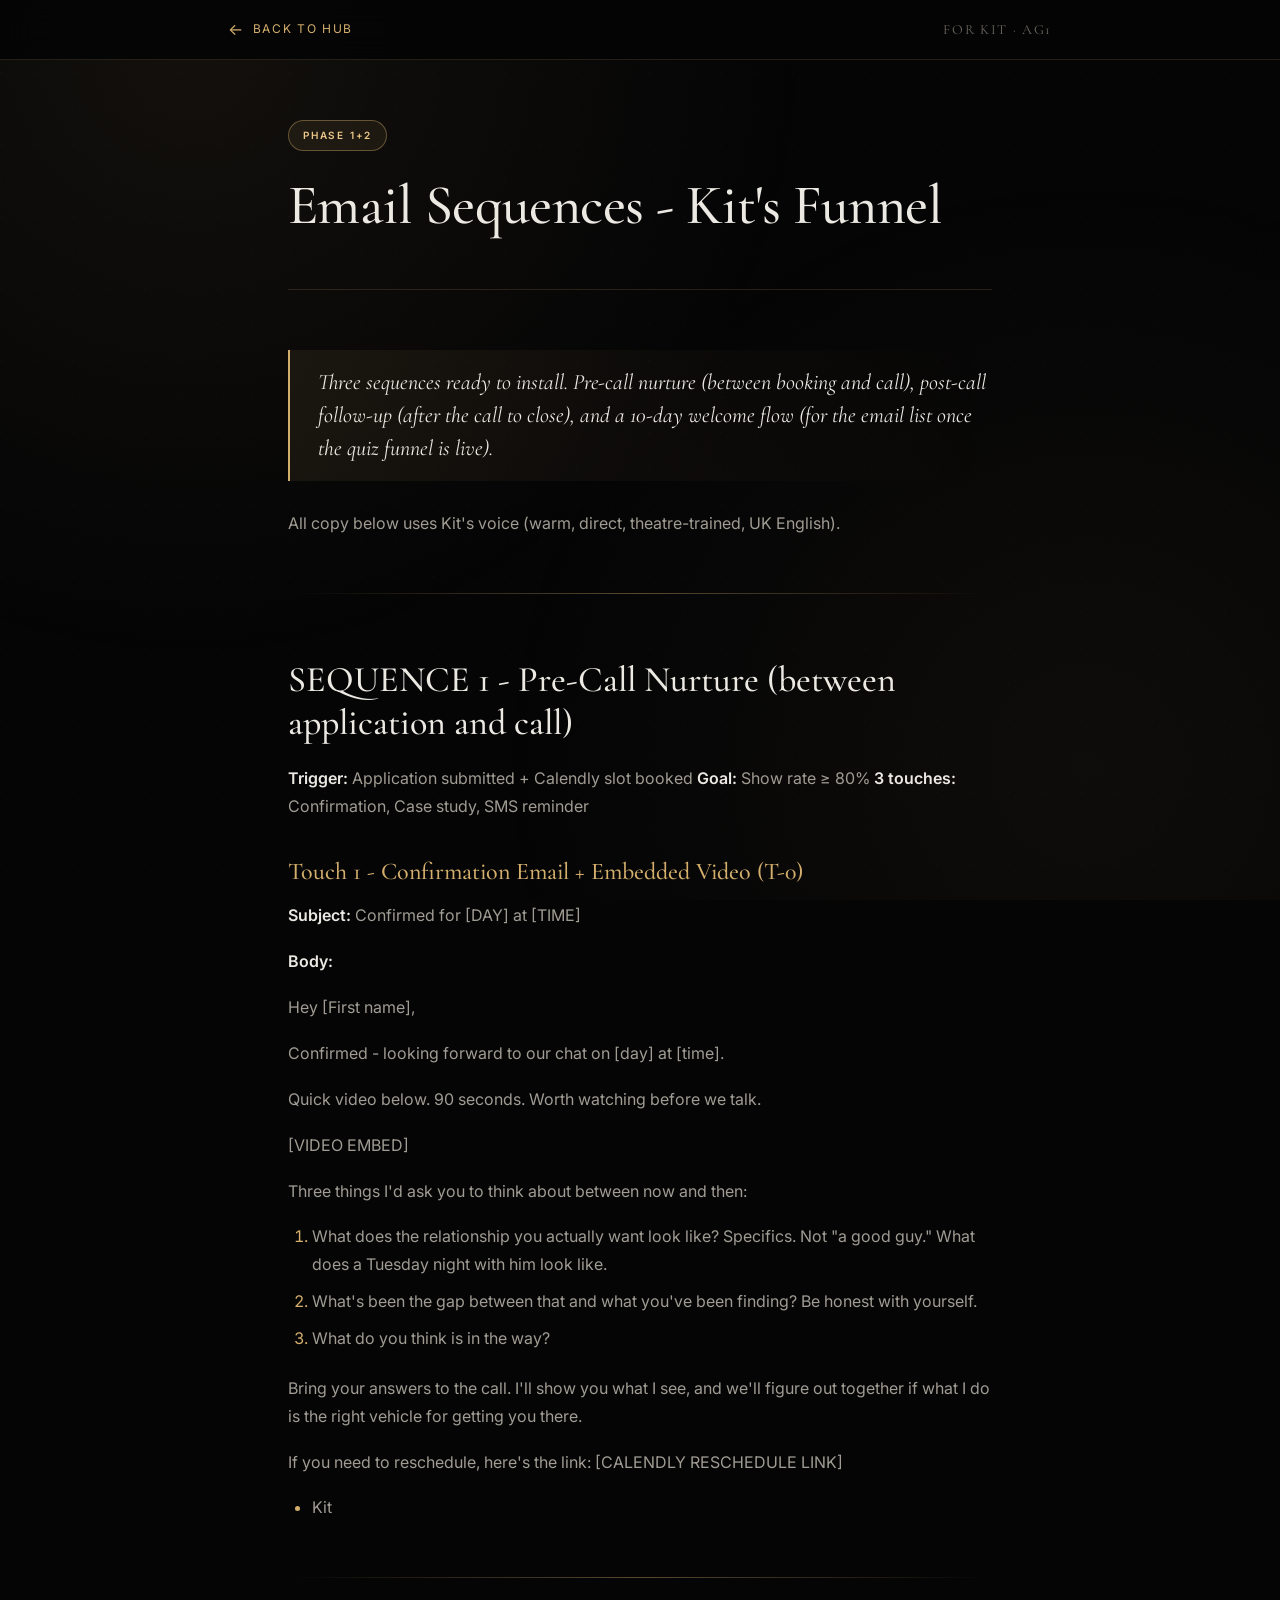
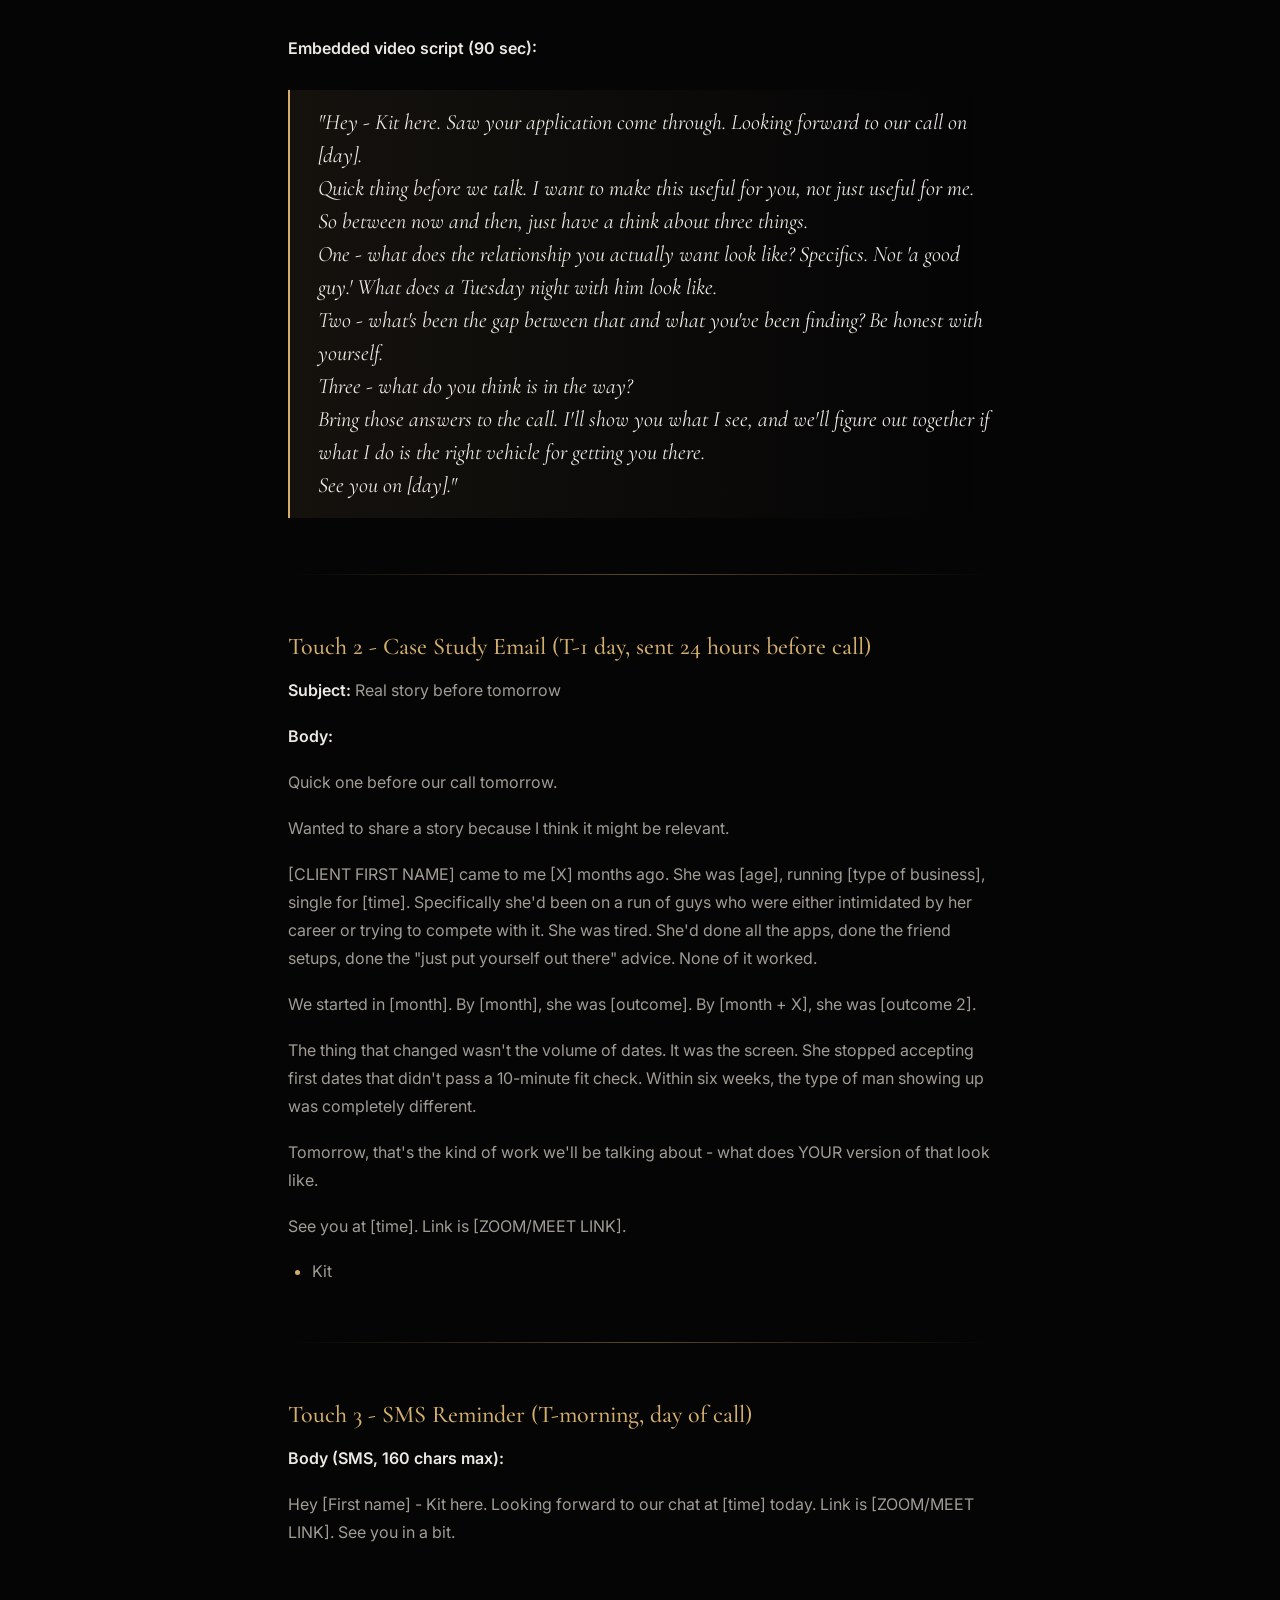
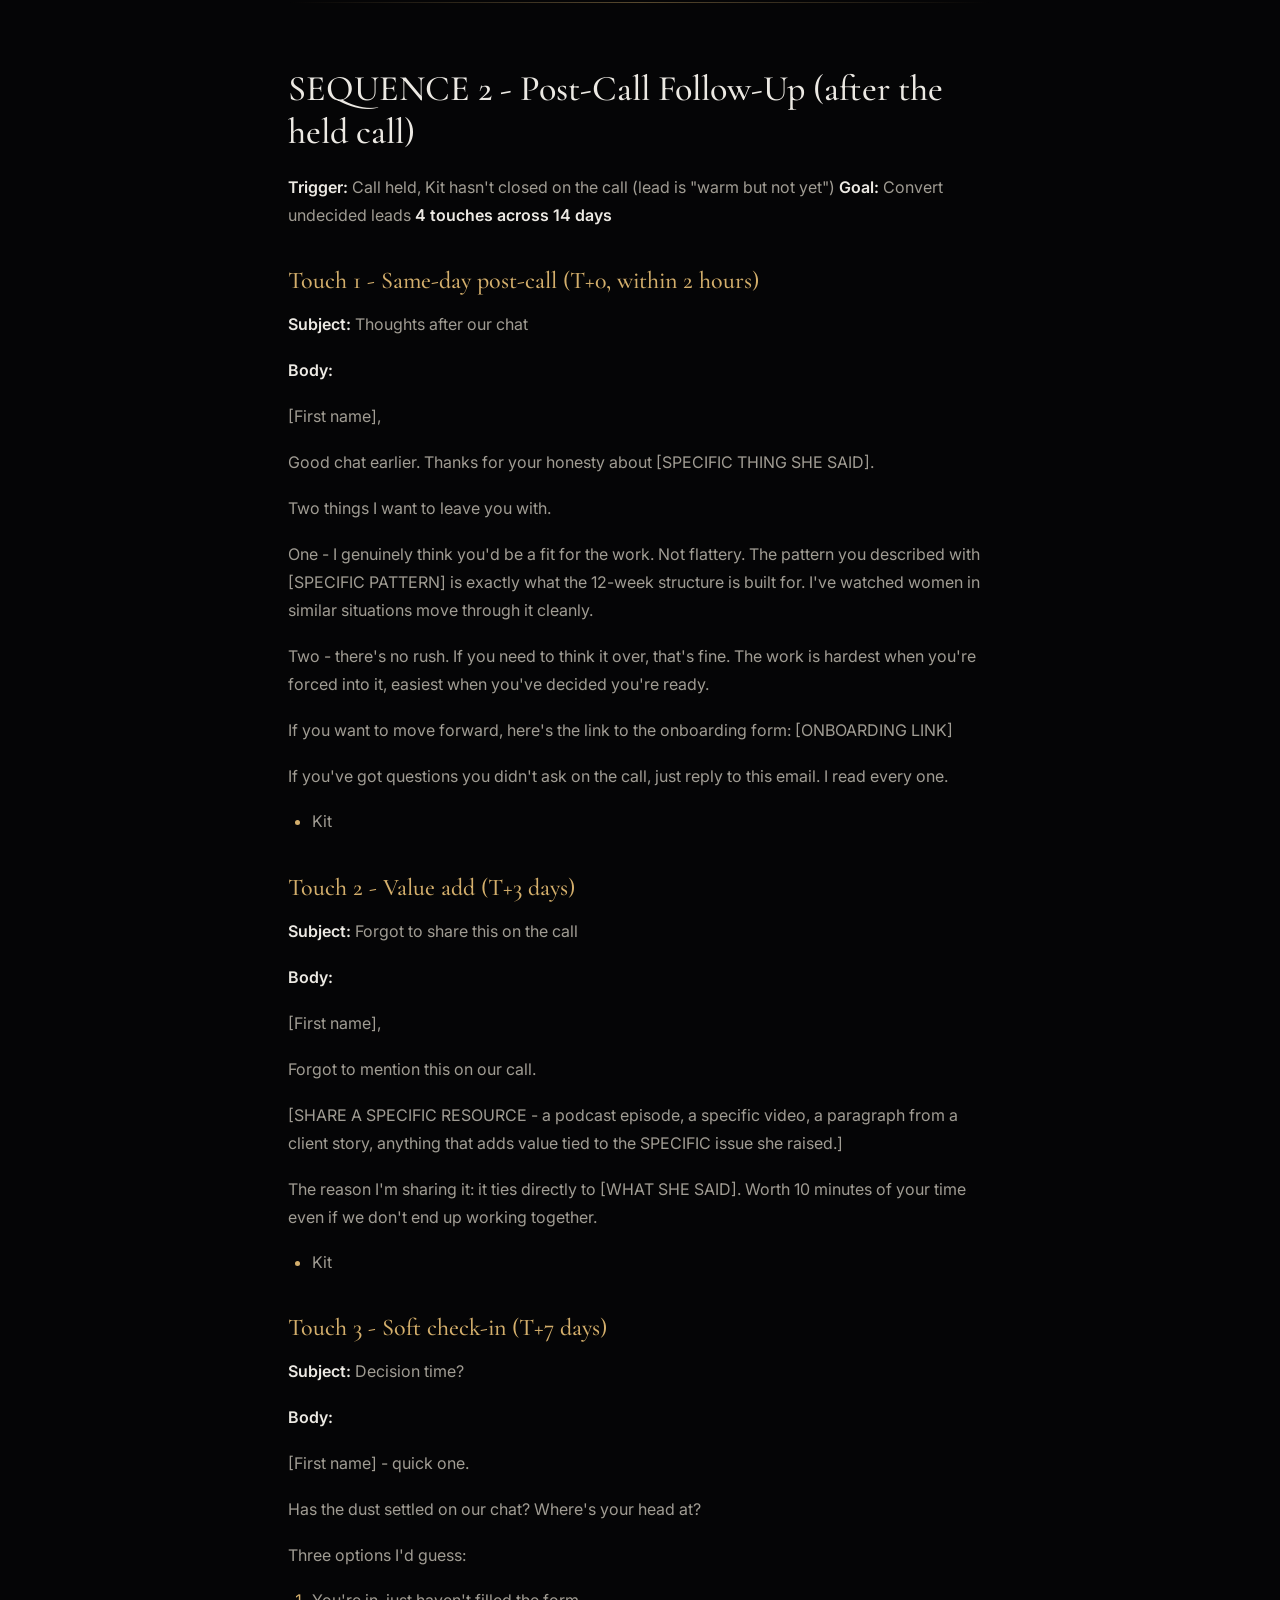
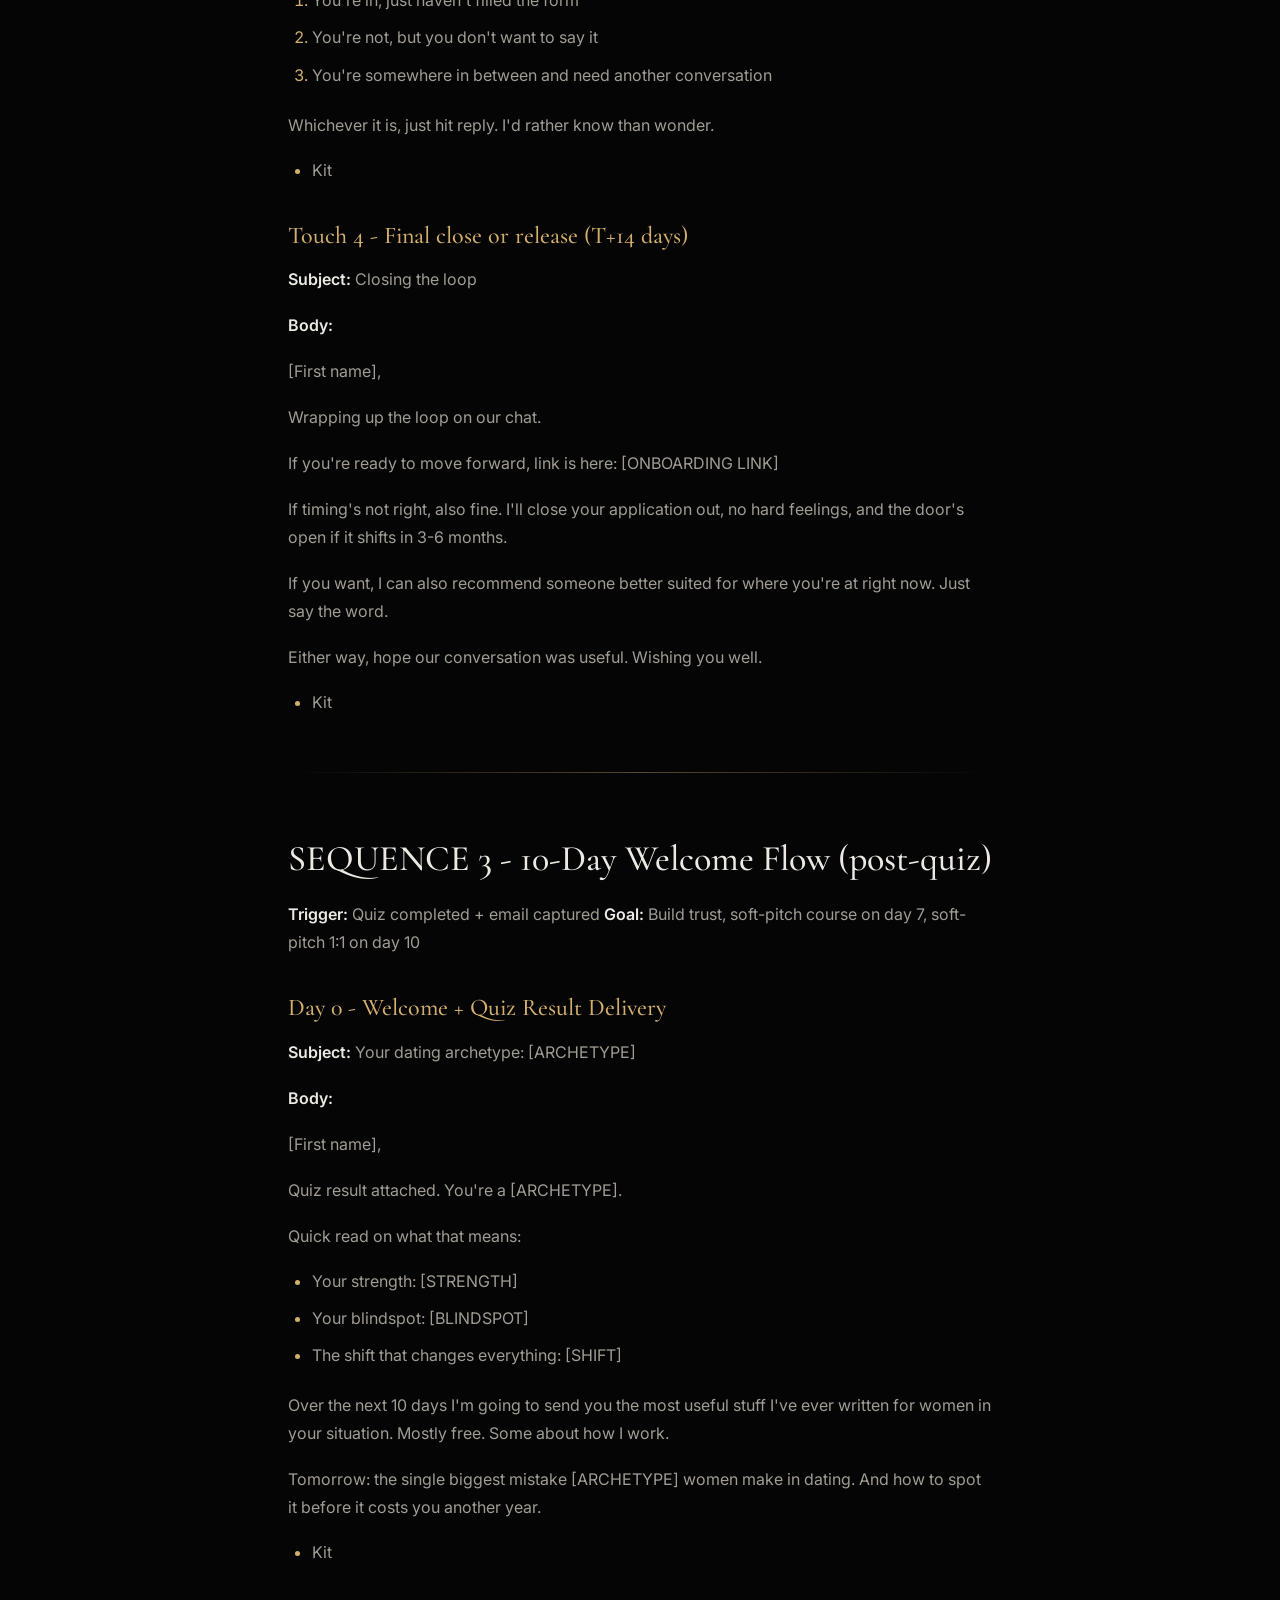
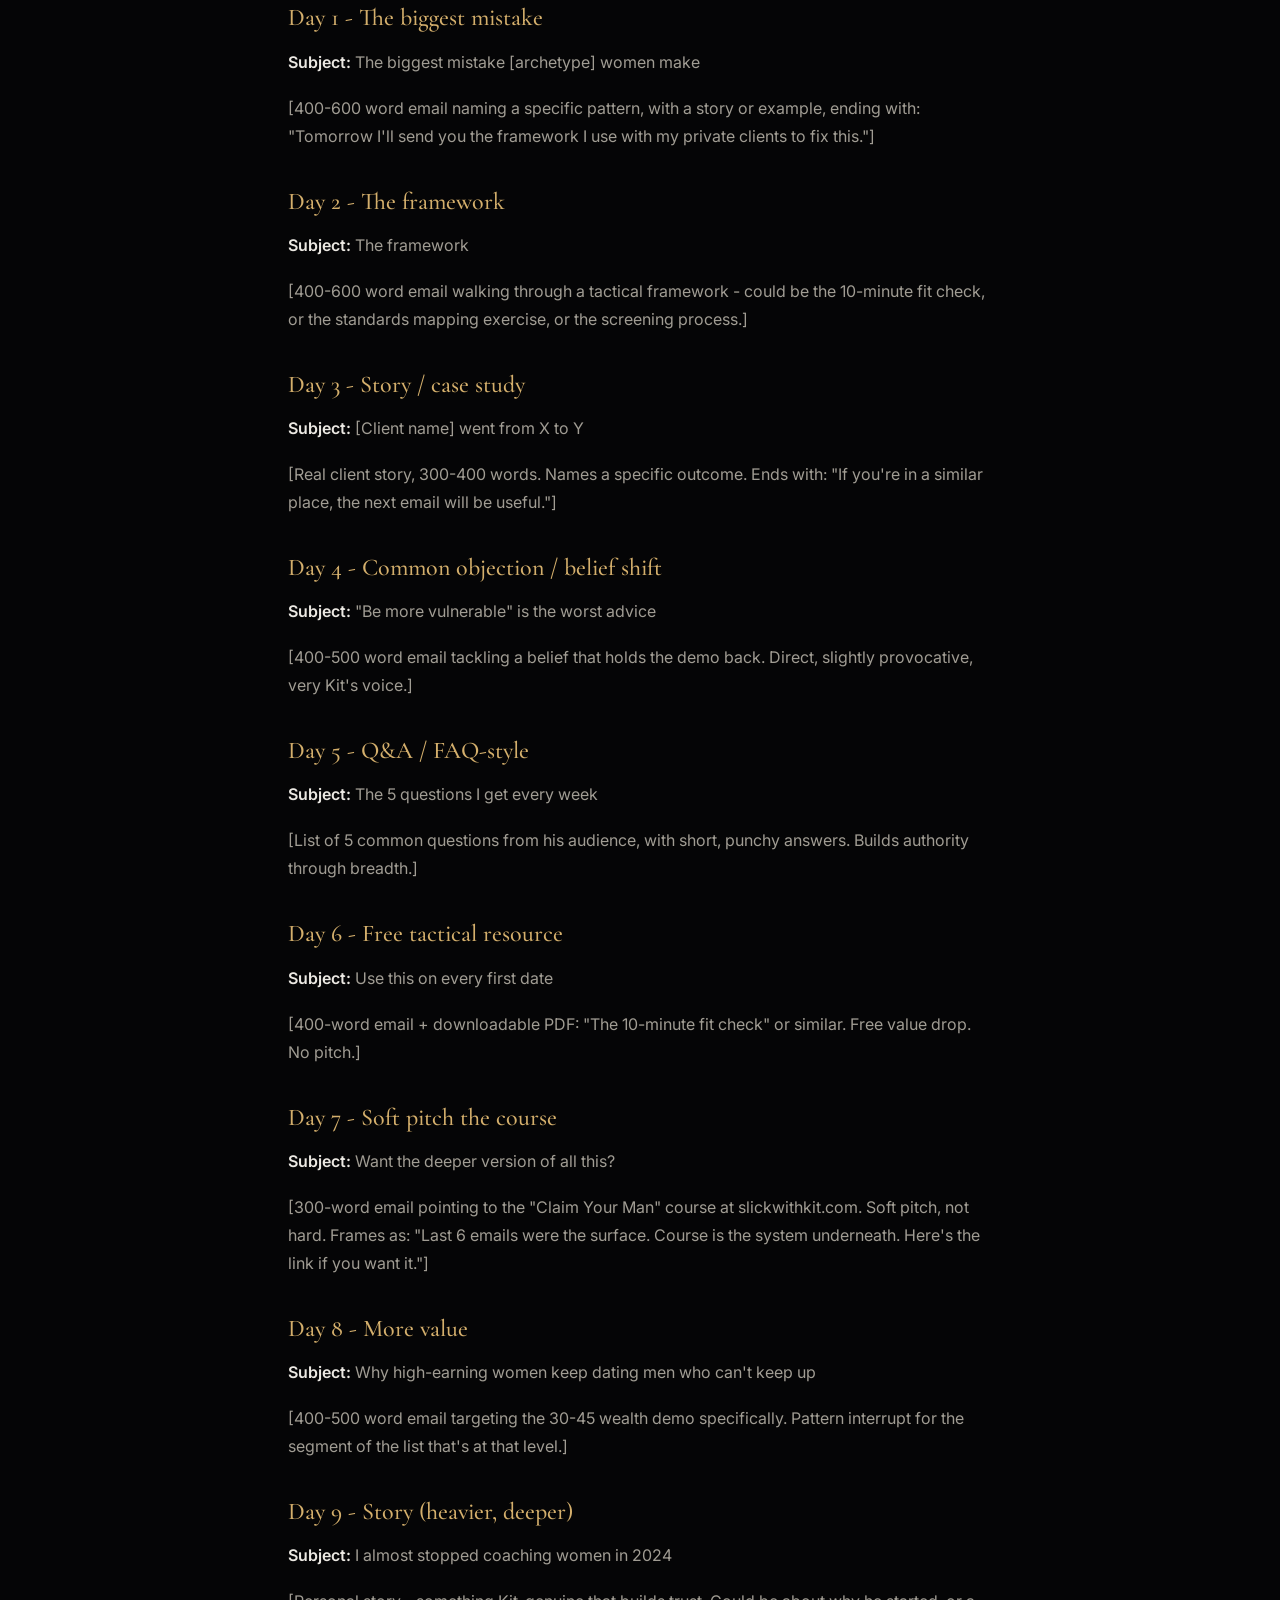
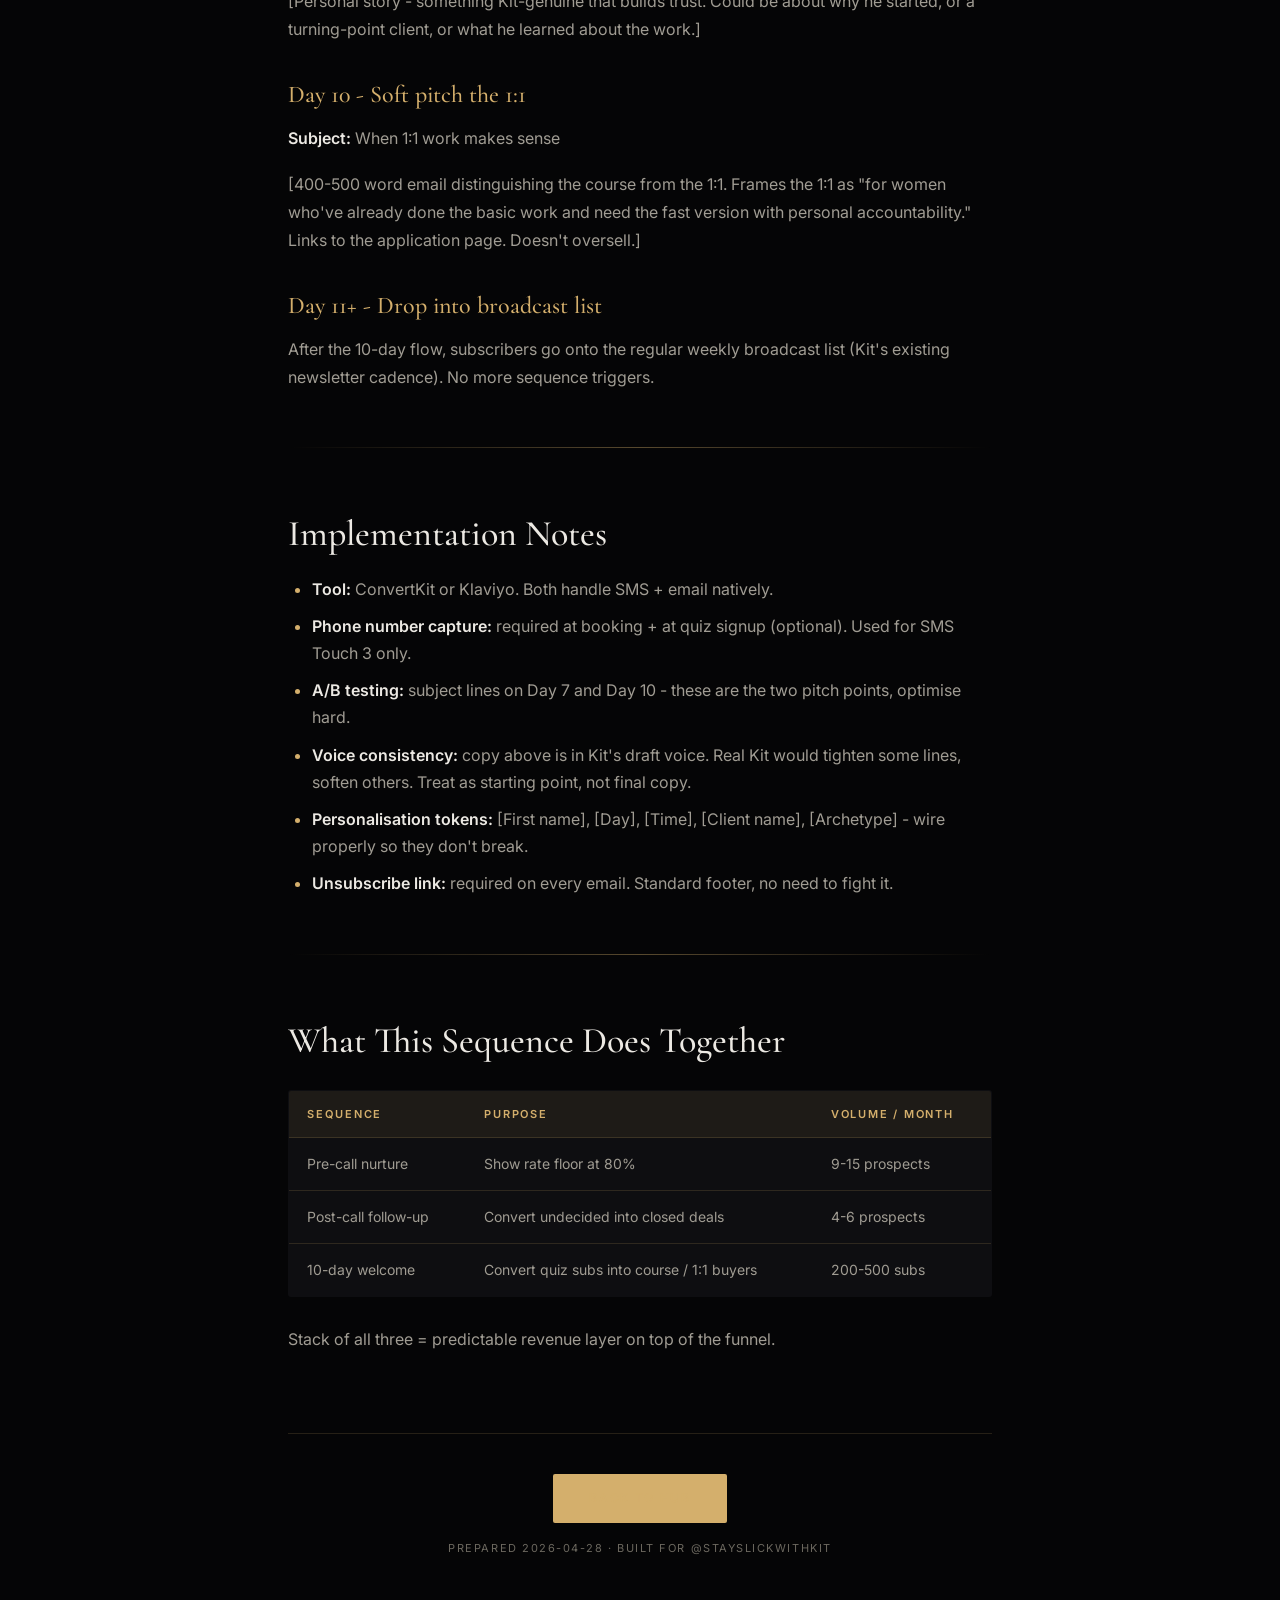
<file: email-sequence.html>
<!DOCTYPE html>
<html lang="en">
<head>
<meta charset="UTF-8">
<meta name="viewport" content="width=device-width, initial-scale=1.0">
<title>Email Sequences · For Kit · AG1</title>
<meta name="description" content="Email Sequences - built for Kit Esuruoso by AG1 Consulting.">
<meta name="robots" content="noindex">
<meta property="og:title" content="Email Sequences · For Kit">
<meta property="og:description" content="Part of the funnel audit + 90-day install plan built for @stayslickwithkit by AG1 Consulting.">
<meta property="og:type" content="article">
<meta property="og:image" content="https://andrei170.github.io/stayslickwithkit-hub/og-image.png">
<meta name="twitter:card" content="summary_large_image">
<link rel="icon" type="image/svg+xml" href="favicon.svg">
<script defer data-domain="andrei170.github.io" src="https://plausible.io/js/script.js"></script>
<link rel="preconnect" href="https://fonts.googleapis.com">
<link rel="preconnect" href="https://fonts.gstatic.com" crossorigin>
<link href="https://fonts.googleapis.com/css2?family=Cormorant+Garamond:wght@400;500;600;700&family=Inter:wght@300;400;500;600;700&display=swap" rel="stylesheet">
<link rel="stylesheet" href="docs.css">
</head>
<body>

<nav class="nav">
  <div class="nav-inner">
    <a href="index.html" class="nav-back"><span class="arrow">&larr;</span> Back to Hub</a>
    <span class="nav-title">For Kit · AG1</span>
  </div>
</nav>

<article class="doc">
  <header class="doc-header">
    <span class="doc-tag">Phase 1+2</span>
    <h1>Email Sequences - Kit's Funnel</h1>
  </header>

  
<blockquote>
<p>Three sequences ready to install. Pre-call nurture (between booking and call), post-call follow-up (after the call to close), and a 10-day welcome flow (for the email list once the quiz funnel is live).</p>
</blockquote>
<p>All copy below uses Kit's voice (warm, direct, theatre-trained, UK English).</p>
<hr />
<h2>SEQUENCE 1 - Pre-Call Nurture (between application and call)</h2>
<p><strong>Trigger:</strong> Application submitted + Calendly slot booked
<strong>Goal:</strong> Show rate ≥ 80%
<strong>3 touches:</strong> Confirmation, Case study, SMS reminder</p>
<h3>Touch 1 - Confirmation Email + Embedded Video (T-0)</h3>
<p><strong>Subject:</strong> Confirmed for [DAY] at [TIME]</p>
<p><strong>Body:</strong></p>
<p>Hey [First name],</p>
<p>Confirmed - looking forward to our chat on [day] at [time].</p>
<p>Quick video below. 90 seconds. Worth watching before we talk.</p>
<p>[VIDEO EMBED]</p>
<p>Three things I'd ask you to think about between now and then:</p>
<ol>
<li>What does the relationship you actually want look like? Specifics. Not "a good guy." What does a Tuesday night with him look like.</li>
<li>What's been the gap between that and what you've been finding? Be honest with yourself.</li>
<li>What do you think is in the way?</li>
</ol>
<p>Bring your answers to the call. I'll show you what I see, and we'll figure out together if what I do is the right vehicle for getting you there.</p>
<p>If you need to reschedule, here's the link: [CALENDLY RESCHEDULE LINK]</p>
<ul>
<li>Kit</li>
</ul>
<hr />
<p><strong>Embedded video script (90 sec):</strong></p>
<blockquote>
<p>"Hey - Kit here. Saw your application come through. Looking forward to our call on [day].</p>
<p>Quick thing before we talk. I want to make this useful for you, not just useful for me. So between now and then, just have a think about three things.</p>
<p>One - what does the relationship you actually want look like? Specifics. Not 'a good guy.' What does a Tuesday night with him look like.</p>
<p>Two - what's been the gap between that and what you've been finding? Be honest with yourself.</p>
<p>Three - what do you think is in the way?</p>
<p>Bring those answers to the call. I'll show you what I see, and we'll figure out together if what I do is the right vehicle for getting you there.</p>
<p>See you on [day]."</p>
</blockquote>
<hr />
<h3>Touch 2 - Case Study Email (T-1 day, sent 24 hours before call)</h3>
<p><strong>Subject:</strong> Real story before tomorrow</p>
<p><strong>Body:</strong></p>
<p>Quick one before our call tomorrow.</p>
<p>Wanted to share a story because I think it might be relevant.</p>
<p>[CLIENT FIRST NAME] came to me [X] months ago. She was [age], running [type of business], single for [time]. Specifically she'd been on a run of guys who were either intimidated by her career or trying to compete with it. She was tired. She'd done all the apps, done the friend setups, done the "just put yourself out there" advice. None of it worked.</p>
<p>We started in [month]. By [month], she was [outcome]. By [month + X], she was [outcome 2].</p>
<p>The thing that changed wasn't the volume of dates. It was the screen. She stopped accepting first dates that didn't pass a 10-minute fit check. Within six weeks, the type of man showing up was completely different.</p>
<p>Tomorrow, that's the kind of work we'll be talking about - what does YOUR version of that look like.</p>
<p>See you at [time]. Link is [ZOOM/MEET LINK].</p>
<ul>
<li>Kit</li>
</ul>
<hr />
<h3>Touch 3 - SMS Reminder (T-morning, day of call)</h3>
<p><strong>Body (SMS, 160 chars max):</strong></p>
<p>Hey [First name] - Kit here. Looking forward to our chat at [time] today. Link is [ZOOM/MEET LINK]. See you in a bit.</p>
<hr />
<h2>SEQUENCE 2 - Post-Call Follow-Up (after the held call)</h2>
<p><strong>Trigger:</strong> Call held, Kit hasn't closed on the call (lead is "warm but not yet")
<strong>Goal:</strong> Convert undecided leads
<strong>4 touches across 14 days</strong></p>
<h3>Touch 1 - Same-day post-call (T+0, within 2 hours)</h3>
<p><strong>Subject:</strong> Thoughts after our chat</p>
<p><strong>Body:</strong></p>
<p>[First name],</p>
<p>Good chat earlier. Thanks for your honesty about [SPECIFIC THING SHE SAID].</p>
<p>Two things I want to leave you with.</p>
<p>One - I genuinely think you'd be a fit for the work. Not flattery. The pattern you described with [SPECIFIC PATTERN] is exactly what the 12-week structure is built for. I've watched women in similar situations move through it cleanly.</p>
<p>Two - there's no rush. If you need to think it over, that's fine. The work is hardest when you're forced into it, easiest when you've decided you're ready.</p>
<p>If you want to move forward, here's the link to the onboarding form: [ONBOARDING LINK]</p>
<p>If you've got questions you didn't ask on the call, just reply to this email. I read every one.</p>
<ul>
<li>Kit</li>
</ul>
<h3>Touch 2 - Value add (T+3 days)</h3>
<p><strong>Subject:</strong> Forgot to share this on the call</p>
<p><strong>Body:</strong></p>
<p>[First name],</p>
<p>Forgot to mention this on our call.</p>
<p>[SHARE A SPECIFIC RESOURCE - a podcast episode, a specific video, a paragraph from a client story, anything that adds value tied to the SPECIFIC issue she raised.]</p>
<p>The reason I'm sharing it: it ties directly to [WHAT SHE SAID]. Worth 10 minutes of your time even if we don't end up working together.</p>
<ul>
<li>Kit</li>
</ul>
<h3>Touch 3 - Soft check-in (T+7 days)</h3>
<p><strong>Subject:</strong> Decision time?</p>
<p><strong>Body:</strong></p>
<p>[First name] - quick one.</p>
<p>Has the dust settled on our chat? Where's your head at?</p>
<p>Three options I'd guess:</p>
<ol>
<li>You're in, just haven't filled the form</li>
<li>You're not, but you don't want to say it</li>
<li>You're somewhere in between and need another conversation</li>
</ol>
<p>Whichever it is, just hit reply. I'd rather know than wonder.</p>
<ul>
<li>Kit</li>
</ul>
<h3>Touch 4 - Final close or release (T+14 days)</h3>
<p><strong>Subject:</strong> Closing the loop</p>
<p><strong>Body:</strong></p>
<p>[First name],</p>
<p>Wrapping up the loop on our chat.</p>
<p>If you're ready to move forward, link is here: [ONBOARDING LINK]</p>
<p>If timing's not right, also fine. I'll close your application out, no hard feelings, and the door's open if it shifts in 3-6 months.</p>
<p>If you want, I can also recommend someone better suited for where you're at right now. Just say the word.</p>
<p>Either way, hope our conversation was useful. Wishing you well.</p>
<ul>
<li>Kit</li>
</ul>
<hr />
<h2>SEQUENCE 3 - 10-Day Welcome Flow (post-quiz)</h2>
<p><strong>Trigger:</strong> Quiz completed + email captured
<strong>Goal:</strong> Build trust, soft-pitch course on day 7, soft-pitch 1:1 on day 10</p>
<h3>Day 0 - Welcome + Quiz Result Delivery</h3>
<p><strong>Subject:</strong> Your dating archetype: [ARCHETYPE]</p>
<p><strong>Body:</strong></p>
<p>[First name],</p>
<p>Quiz result attached. You're a [ARCHETYPE].</p>
<p>Quick read on what that means:</p>
<ul>
<li>Your strength: [STRENGTH]</li>
<li>Your blindspot: [BLINDSPOT]</li>
<li>The shift that changes everything: [SHIFT]</li>
</ul>
<p>Over the next 10 days I'm going to send you the most useful stuff I've ever written for women in your situation. Mostly free. Some about how I work.</p>
<p>Tomorrow: the single biggest mistake [ARCHETYPE] women make in dating. And how to spot it before it costs you another year.</p>
<ul>
<li>Kit</li>
</ul>
<h3>Day 1 - The biggest mistake</h3>
<p><strong>Subject:</strong> The biggest mistake [archetype] women make</p>
<p>[400-600 word email naming a specific pattern, with a story or example, ending with: "Tomorrow I'll send you the framework I use with my private clients to fix this."]</p>
<h3>Day 2 - The framework</h3>
<p><strong>Subject:</strong> The framework</p>
<p>[400-600 word email walking through a tactical framework - could be the 10-minute fit check, or the standards mapping exercise, or the screening process.]</p>
<h3>Day 3 - Story / case study</h3>
<p><strong>Subject:</strong> [Client name] went from X to Y</p>
<p>[Real client story, 300-400 words. Names a specific outcome. Ends with: "If you're in a similar place, the next email will be useful."]</p>
<h3>Day 4 - Common objection / belief shift</h3>
<p><strong>Subject:</strong> "Be more vulnerable" is the worst advice</p>
<p>[400-500 word email tackling a belief that holds the demo back. Direct, slightly provocative, very Kit's voice.]</p>
<h3>Day 5 - Q&amp;A / FAQ-style</h3>
<p><strong>Subject:</strong> The 5 questions I get every week</p>
<p>[List of 5 common questions from his audience, with short, punchy answers. Builds authority through breadth.]</p>
<h3>Day 6 - Free tactical resource</h3>
<p><strong>Subject:</strong> Use this on every first date</p>
<p>[400-word email + downloadable PDF: "The 10-minute fit check" or similar. Free value drop. No pitch.]</p>
<h3>Day 7 - Soft pitch the course</h3>
<p><strong>Subject:</strong> Want the deeper version of all this?</p>
<p>[300-word email pointing to the "Claim Your Man" course at slickwithkit.com. Soft pitch, not hard. Frames as: "Last 6 emails were the surface. Course is the system underneath. Here's the link if you want it."]</p>
<h3>Day 8 - More value</h3>
<p><strong>Subject:</strong> Why high-earning women keep dating men who can't keep up</p>
<p>[400-500 word email targeting the 30-45 wealth demo specifically. Pattern interrupt for the segment of the list that's at that level.]</p>
<h3>Day 9 - Story (heavier, deeper)</h3>
<p><strong>Subject:</strong> I almost stopped coaching women in 2024</p>
<p>[Personal story - something Kit-genuine that builds trust. Could be about why he started, or a turning-point client, or what he learned about the work.]</p>
<h3>Day 10 - Soft pitch the 1:1</h3>
<p><strong>Subject:</strong> When 1:1 work makes sense</p>
<p>[400-500 word email distinguishing the course from the 1:1. Frames the 1:1 as "for women who've already done the basic work and need the fast version with personal accountability." Links to the application page. Doesn't oversell.]</p>
<h3>Day 11+ - Drop into broadcast list</h3>
<p>After the 10-day flow, subscribers go onto the regular weekly broadcast list (Kit's existing newsletter cadence). No more sequence triggers.</p>
<hr />
<h2>Implementation Notes</h2>
<ul>
<li><strong>Tool:</strong> ConvertKit or Klaviyo. Both handle SMS + email natively.</li>
<li><strong>Phone number capture:</strong> required at booking + at quiz signup (optional). Used for SMS Touch 3 only.</li>
<li><strong>A/B testing:</strong> subject lines on Day 7 and Day 10 - these are the two pitch points, optimise hard.</li>
<li><strong>Voice consistency:</strong> copy above is in Kit's draft voice. Real Kit would tighten some lines, soften others. Treat as starting point, not final copy.</li>
<li><strong>Personalisation tokens:</strong> [First name], [Day], [Time], [Client name], [Archetype] - wire properly so they don't break.</li>
<li><strong>Unsubscribe link:</strong> required on every email. Standard footer, no need to fight it.</li>
</ul>
<hr />
<h2>What This Sequence Does Together</h2>
<table>
<thead>
<tr>
<th>Sequence</th>
<th>Purpose</th>
<th>Volume / month</th>
</tr>
</thead>
<tbody>
<tr>
<td>Pre-call nurture</td>
<td>Show rate floor at 80%</td>
<td>9-15 prospects</td>
</tr>
<tr>
<td>Post-call follow-up</td>
<td>Convert undecided into closed deals</td>
<td>4-6 prospects</td>
</tr>
<tr>
<td>10-day welcome</td>
<td>Convert quiz subs into course / 1:1 buyers</td>
<td>200-500 subs</td>
</tr>
</tbody>
</table>
<p>Stack of all three = predictable revenue layer on top of the funnel.</p>

  <footer class="doc-footer">
    <a href="index.html" class="doc-footer-link">Back to Hub</a>
    <div class="doc-meta">Prepared 2026-04-28 &middot; Built for @stayslickwithkit</div>
  </footer>
</article>

</body>
</html>
</file>
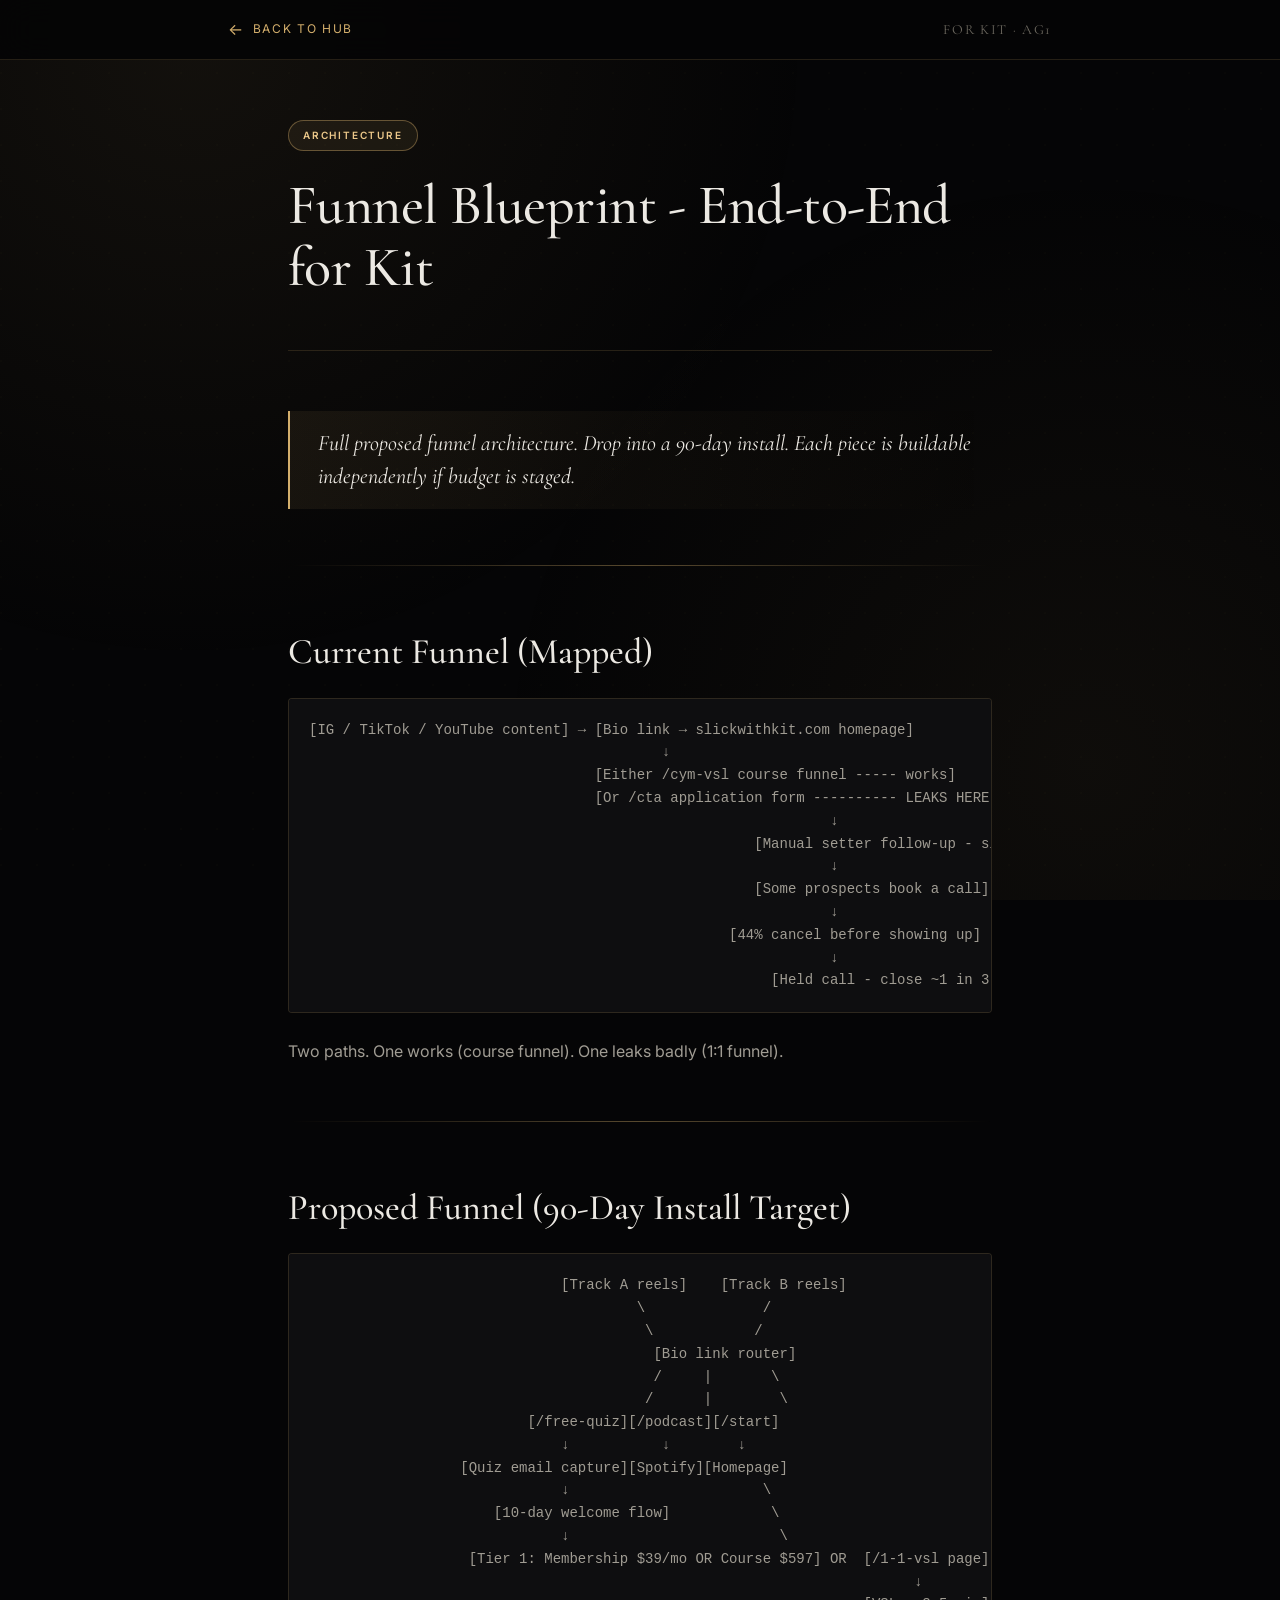
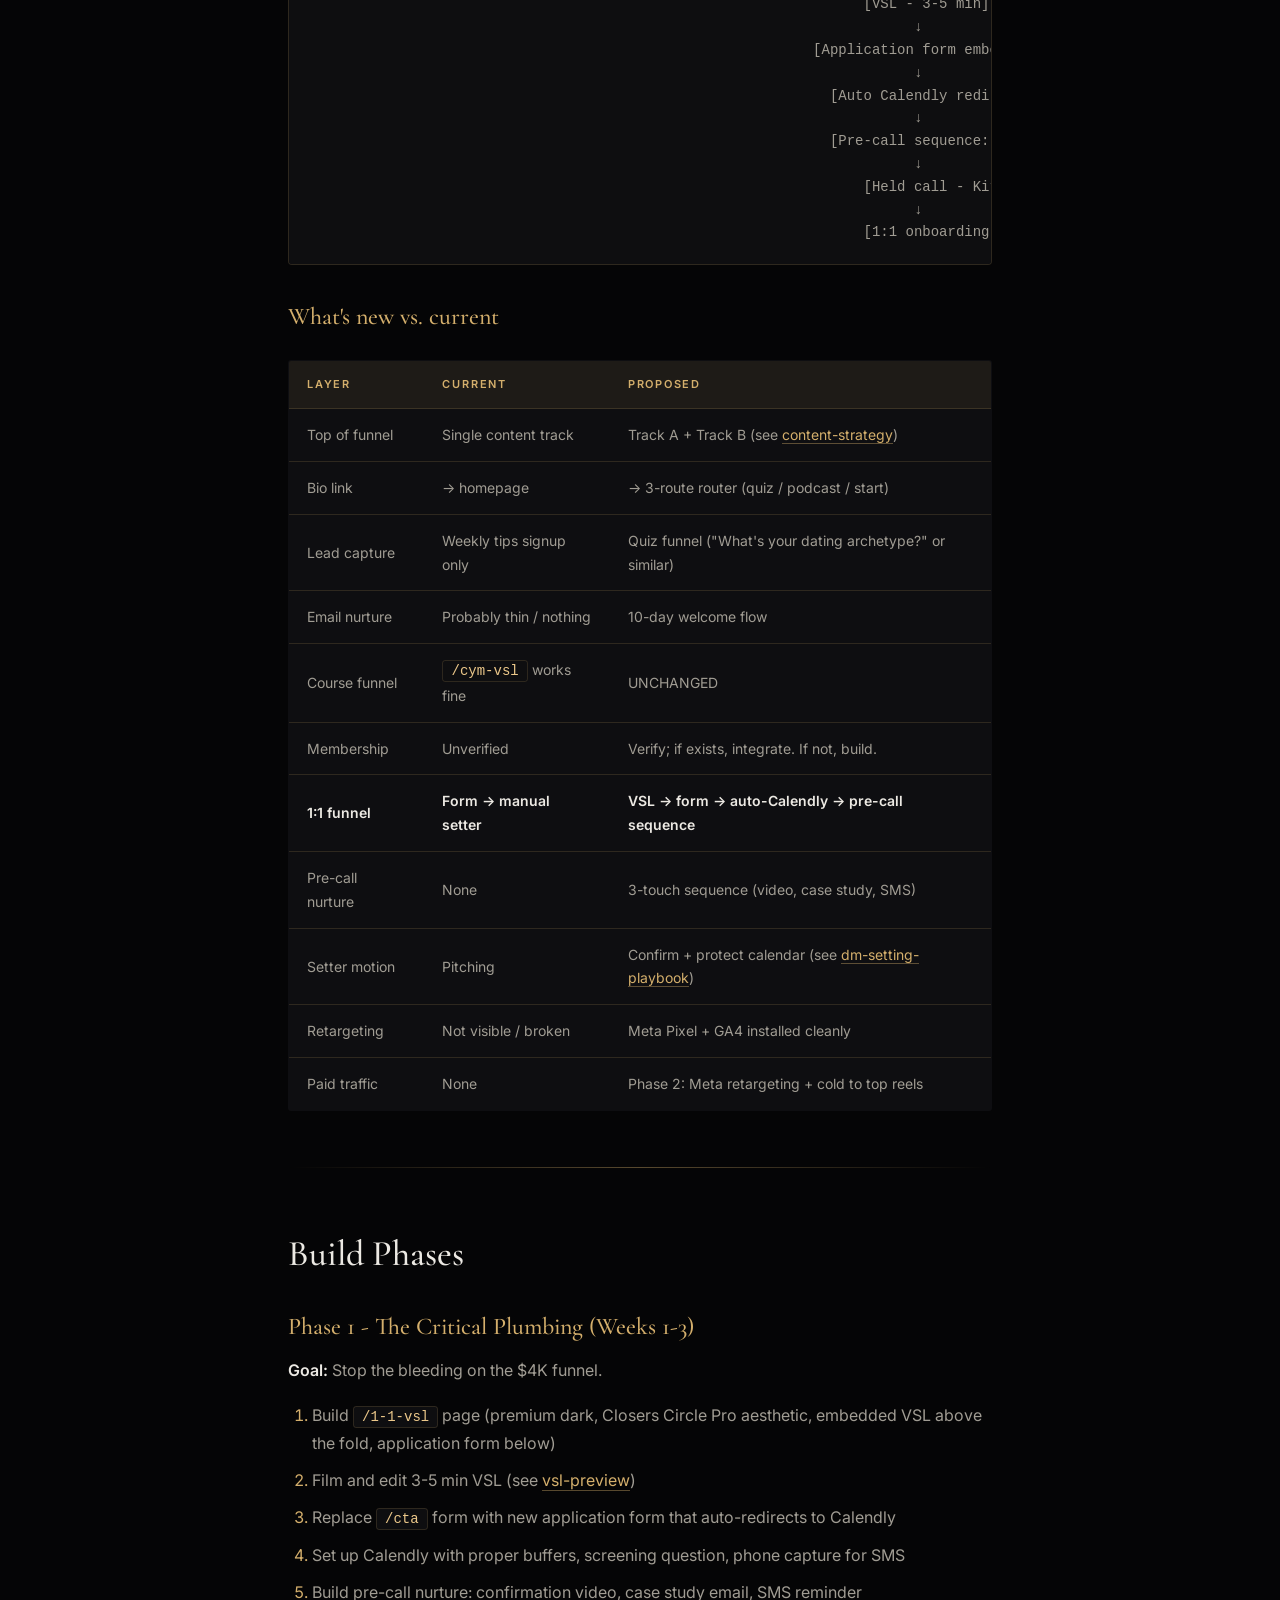
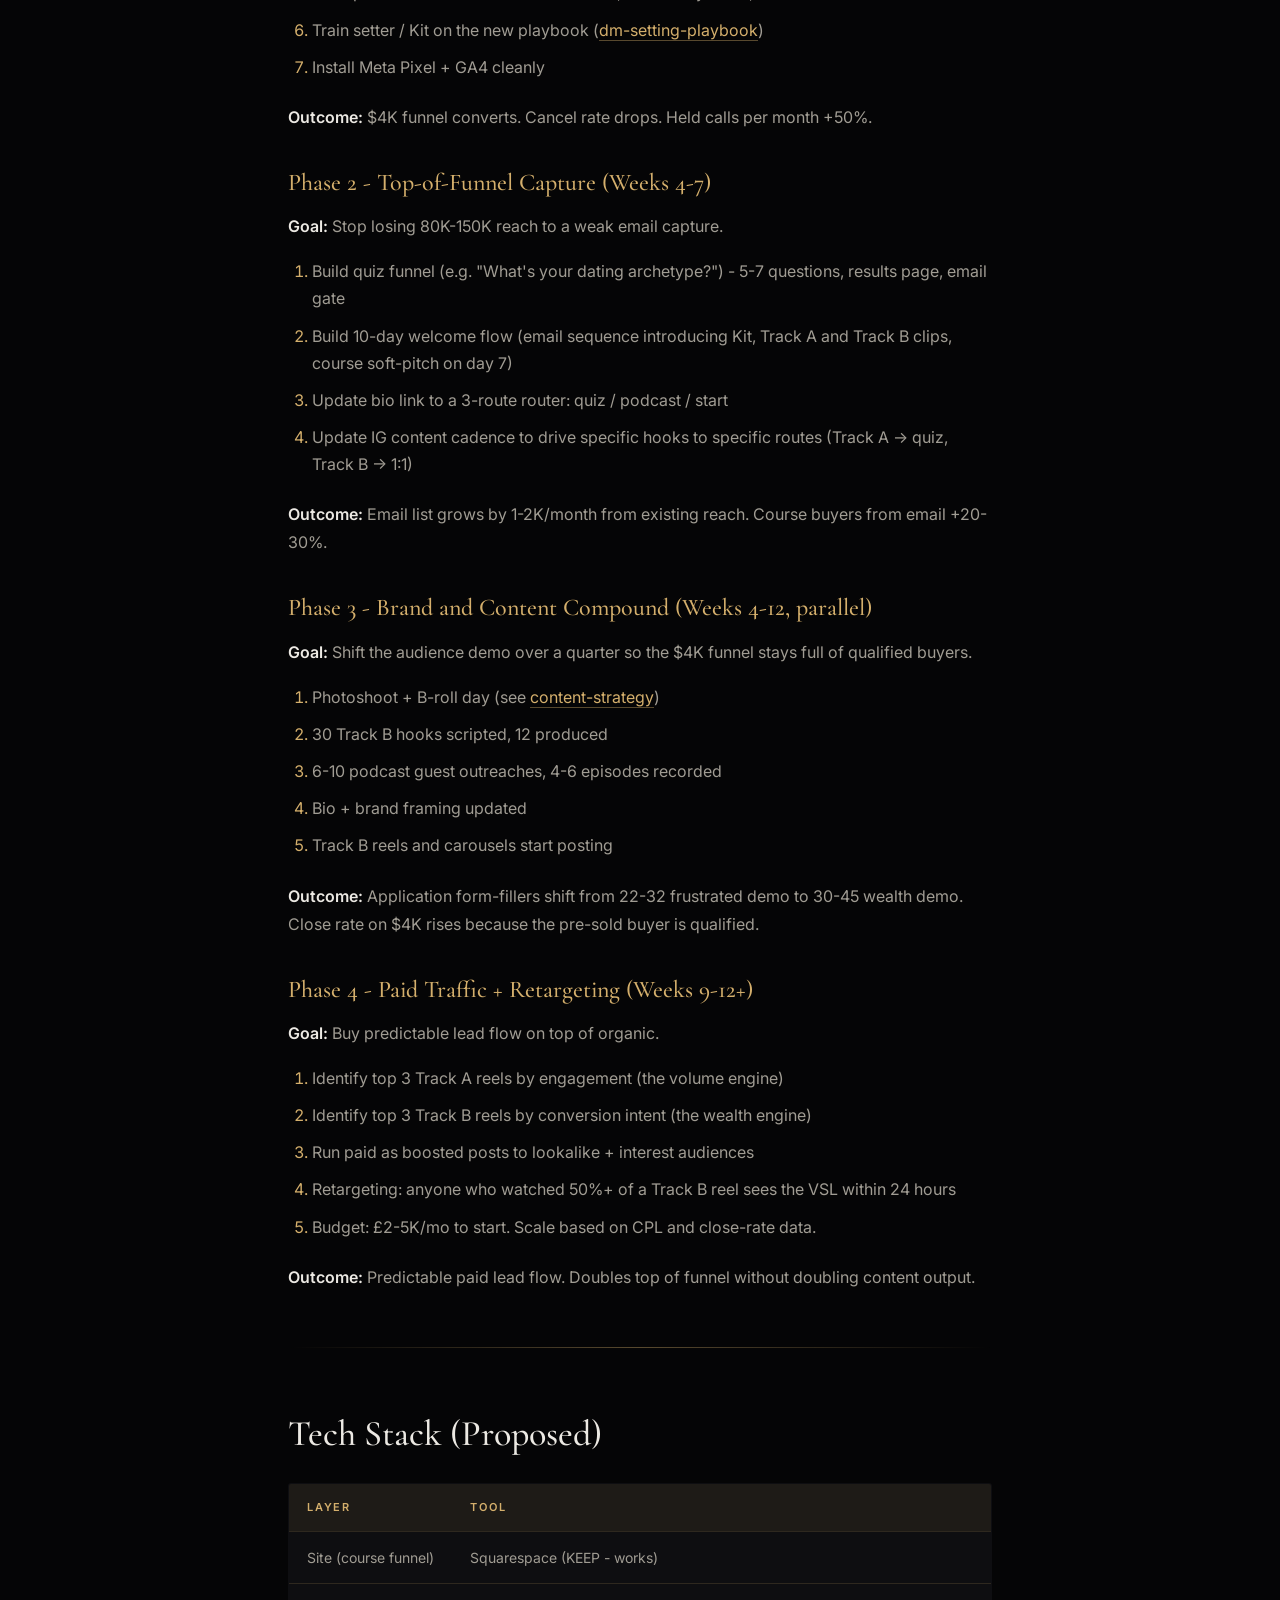
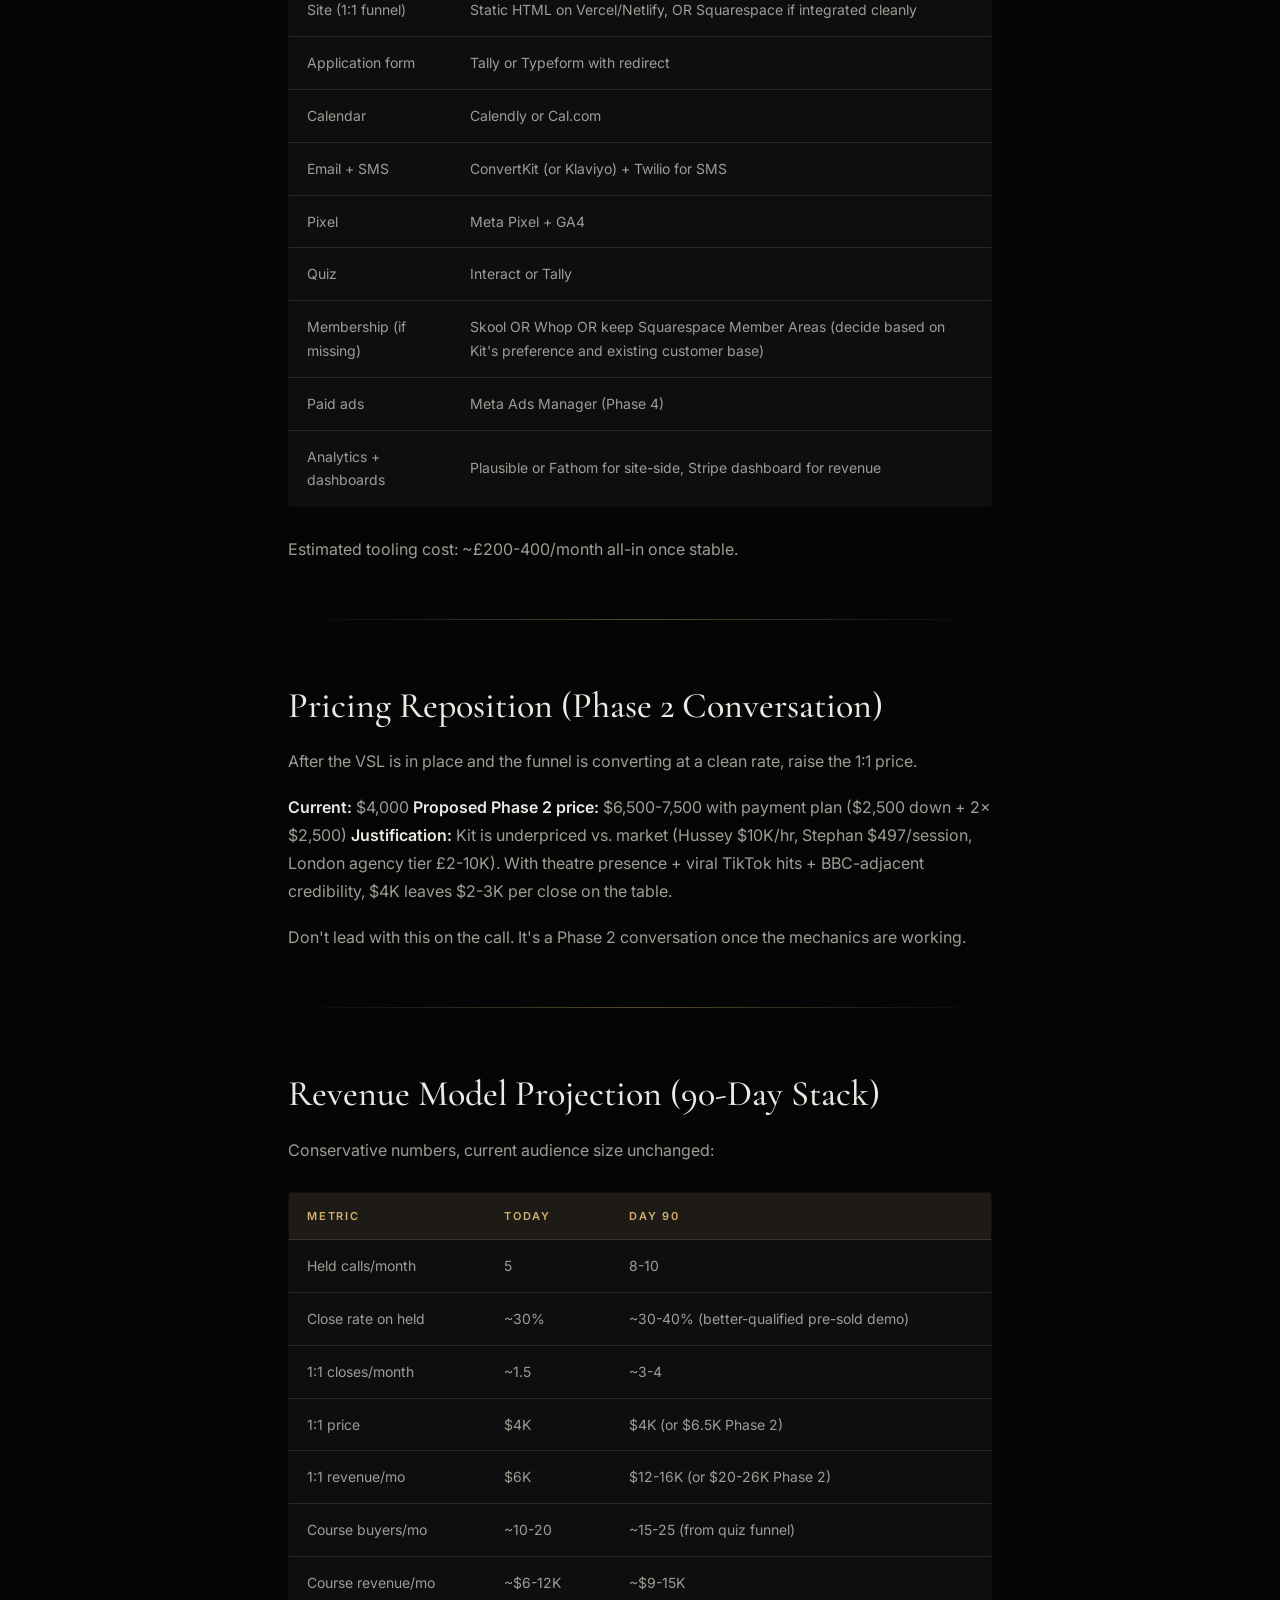
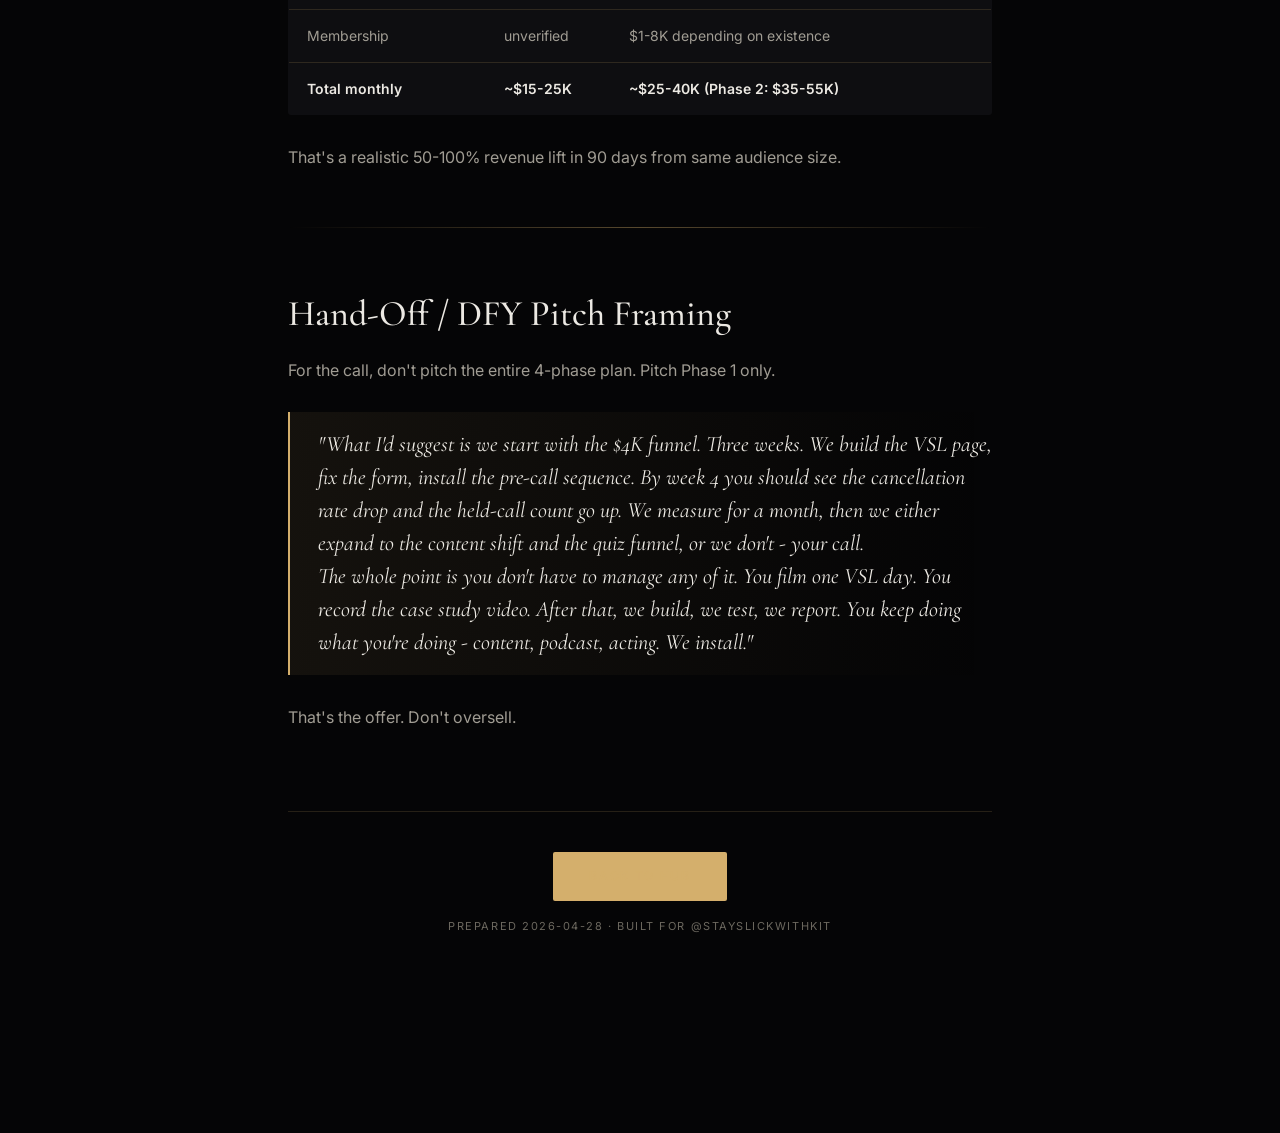
<file: funnel-blueprint.html>
<!DOCTYPE html>
<html lang="en">
<head>
<meta charset="UTF-8">
<meta name="viewport" content="width=device-width, initial-scale=1.0">
<title>Funnel Blueprint · For Kit · AG1</title>
<meta name="description" content="Funnel Blueprint - built for Kit Esuruoso by AG1 Consulting.">
<meta name="robots" content="noindex">
<meta property="og:title" content="Funnel Blueprint · For Kit">
<meta property="og:description" content="Part of the funnel audit + 90-day install plan built for @stayslickwithkit by AG1 Consulting.">
<meta property="og:type" content="article">
<meta property="og:image" content="https://andrei170.github.io/stayslickwithkit-hub/og-image.png">
<meta name="twitter:card" content="summary_large_image">
<link rel="icon" type="image/svg+xml" href="favicon.svg">
<script defer data-domain="andrei170.github.io" src="https://plausible.io/js/script.js"></script>
<link rel="preconnect" href="https://fonts.googleapis.com">
<link rel="preconnect" href="https://fonts.gstatic.com" crossorigin>
<link href="https://fonts.googleapis.com/css2?family=Cormorant+Garamond:wght@400;500;600;700&family=Inter:wght@300;400;500;600;700&display=swap" rel="stylesheet">
<link rel="stylesheet" href="docs.css">
</head>
<body>

<nav class="nav">
  <div class="nav-inner">
    <a href="index.html" class="nav-back"><span class="arrow">&larr;</span> Back to Hub</a>
    <span class="nav-title">For Kit · AG1</span>
  </div>
</nav>

<article class="doc">
  <header class="doc-header">
    <span class="doc-tag">Architecture</span>
    <h1>Funnel Blueprint - End-to-End for Kit</h1>
  </header>

  
<blockquote>
<p>Full proposed funnel architecture. Drop into a 90-day install. Each piece is buildable independently if budget is staged.</p>
</blockquote>
<hr />
<h2>Current Funnel (Mapped)</h2>
<pre><code>[IG / TikTok / YouTube content] → [Bio link → slickwithkit.com homepage]
                                          ↓
                                  [Either /cym-vsl course funnel ----- works]
                                  [Or /cta application form ---------- LEAKS HERE]
                                                              ↓
                                                     [Manual setter follow-up - slow]
                                                              ↓
                                                     [Some prospects book a call]
                                                              ↓
                                                  [44% cancel before showing up]
                                                              ↓
                                                       [Held call - close ~1 in 3]
</code></pre>
<p>Two paths. One works (course funnel). One leaks badly (1:1 funnel).</p>
<hr />
<h2>Proposed Funnel (90-Day Install Target)</h2>
<pre><code>                              [Track A reels]    [Track B reels]
                                       \              /
                                        \            /
                                         [Bio link router]
                                         /     |       \
                                        /      |        \
                          [/free-quiz][/podcast][/start]
                              ↓           ↓        ↓
                  [Quiz email capture][Spotify][Homepage]
                              ↓                       \
                      [10-day welcome flow]            \
                              ↓                         \
                   [Tier 1: Membership $39/mo OR Course $597] OR  [/1-1-vsl page]
                                                                        ↓
                                                                  [VSL - 3-5 min]
                                                                        ↓
                                                            [Application form embed]
                                                                        ↓
                                                              [Auto Calendly redirect]
                                                                        ↓
                                                              [Pre-call sequence: 3 touches]
                                                                        ↓
                                                                  [Held call - Kit closes]
                                                                        ↓
                                                                  [1:1 onboarding flow]
</code></pre>
<h3>What's new vs. current</h3>
<table>
<thead>
<tr>
<th>Layer</th>
<th>Current</th>
<th>Proposed</th>
</tr>
</thead>
<tbody>
<tr>
<td>Top of funnel</td>
<td>Single content track</td>
<td>Track A + Track B (see <a href="content-strategy.html">content-strategy</a>)</td>
</tr>
<tr>
<td>Bio link</td>
<td>→ homepage</td>
<td>→ 3-route router (quiz / podcast / start)</td>
</tr>
<tr>
<td>Lead capture</td>
<td>Weekly tips signup only</td>
<td>Quiz funnel ("What's your dating archetype?" or similar)</td>
</tr>
<tr>
<td>Email nurture</td>
<td>Probably thin / nothing</td>
<td>10-day welcome flow</td>
</tr>
<tr>
<td>Course funnel</td>
<td><code>/cym-vsl</code> works fine</td>
<td>UNCHANGED</td>
</tr>
<tr>
<td>Membership</td>
<td>Unverified</td>
<td>Verify; if exists, integrate. If not, build.</td>
</tr>
<tr>
<td><strong>1:1 funnel</strong></td>
<td><strong>Form → manual setter</strong></td>
<td><strong>VSL → form → auto-Calendly → pre-call sequence</strong></td>
</tr>
<tr>
<td>Pre-call nurture</td>
<td>None</td>
<td>3-touch sequence (video, case study, SMS)</td>
</tr>
<tr>
<td>Setter motion</td>
<td>Pitching</td>
<td>Confirm + protect calendar (see <a href="dm-setting-playbook.html">dm-setting-playbook</a>)</td>
</tr>
<tr>
<td>Retargeting</td>
<td>Not visible / broken</td>
<td>Meta Pixel + GA4 installed cleanly</td>
</tr>
<tr>
<td>Paid traffic</td>
<td>None</td>
<td>Phase 2: Meta retargeting + cold to top reels</td>
</tr>
</tbody>
</table>
<hr />
<h2>Build Phases</h2>
<h3>Phase 1 - The Critical Plumbing (Weeks 1-3)</h3>
<p><strong>Goal:</strong> Stop the bleeding on the $4K funnel.</p>
<ol>
<li>Build <code>/1-1-vsl</code> page (premium dark, Closers Circle Pro aesthetic, embedded VSL above the fold, application form below)</li>
<li>Film and edit 3-5 min VSL (see <a href="vsl-preview.html">vsl-preview</a>)</li>
<li>Replace <code>/cta</code> form with new application form that auto-redirects to Calendly</li>
<li>Set up Calendly with proper buffers, screening question, phone capture for SMS</li>
<li>Build pre-call nurture: confirmation video, case study email, SMS reminder</li>
<li>Train setter / Kit on the new playbook (<a href="dm-setting-playbook.html">dm-setting-playbook</a>)</li>
<li>Install Meta Pixel + GA4 cleanly</li>
</ol>
<p><strong>Outcome:</strong> $4K funnel converts. Cancel rate drops. Held calls per month +50%.</p>
<h3>Phase 2 - Top-of-Funnel Capture (Weeks 4-7)</h3>
<p><strong>Goal:</strong> Stop losing 80K-150K reach to a weak email capture.</p>
<ol>
<li>Build quiz funnel (e.g. "What's your dating archetype?") - 5-7 questions, results page, email gate</li>
<li>Build 10-day welcome flow (email sequence introducing Kit, Track A and Track B clips, course soft-pitch on day 7)</li>
<li>Update bio link to a 3-route router: quiz / podcast / start</li>
<li>Update IG content cadence to drive specific hooks to specific routes (Track A → quiz, Track B → 1:1)</li>
</ol>
<p><strong>Outcome:</strong> Email list grows by 1-2K/month from existing reach. Course buyers from email +20-30%.</p>
<h3>Phase 3 - Brand and Content Compound (Weeks 4-12, parallel)</h3>
<p><strong>Goal:</strong> Shift the audience demo over a quarter so the $4K funnel stays full of qualified buyers.</p>
<ol>
<li>Photoshoot + B-roll day (see <a href="content-strategy.html">content-strategy</a>)</li>
<li>30 Track B hooks scripted, 12 produced</li>
<li>6-10 podcast guest outreaches, 4-6 episodes recorded</li>
<li>Bio + brand framing updated</li>
<li>Track B reels and carousels start posting</li>
</ol>
<p><strong>Outcome:</strong> Application form-fillers shift from 22-32 frustrated demo to 30-45 wealth demo. Close rate on $4K rises because the pre-sold buyer is qualified.</p>
<h3>Phase 4 - Paid Traffic + Retargeting (Weeks 9-12+)</h3>
<p><strong>Goal:</strong> Buy predictable lead flow on top of organic.</p>
<ol>
<li>Identify top 3 Track A reels by engagement (the volume engine)</li>
<li>Identify top 3 Track B reels by conversion intent (the wealth engine)</li>
<li>Run paid as boosted posts to lookalike + interest audiences</li>
<li>Retargeting: anyone who watched 50%+ of a Track B reel sees the VSL within 24 hours</li>
<li>Budget: £2-5K/mo to start. Scale based on CPL and close-rate data.</li>
</ol>
<p><strong>Outcome:</strong> Predictable paid lead flow. Doubles top of funnel without doubling content output.</p>
<hr />
<h2>Tech Stack (Proposed)</h2>
<table>
<thead>
<tr>
<th>Layer</th>
<th>Tool</th>
</tr>
</thead>
<tbody>
<tr>
<td>Site (course funnel)</td>
<td>Squarespace (KEEP - works)</td>
</tr>
<tr>
<td>Site (1:1 funnel)</td>
<td>Static HTML on Vercel/Netlify, OR Squarespace if integrated cleanly</td>
</tr>
<tr>
<td>Application form</td>
<td>Tally or Typeform with redirect</td>
</tr>
<tr>
<td>Calendar</td>
<td>Calendly or Cal.com</td>
</tr>
<tr>
<td>Email + SMS</td>
<td>ConvertKit (or Klaviyo) + Twilio for SMS</td>
</tr>
<tr>
<td>Pixel</td>
<td>Meta Pixel + GA4</td>
</tr>
<tr>
<td>Quiz</td>
<td>Interact or Tally</td>
</tr>
<tr>
<td>Membership (if missing)</td>
<td>Skool OR Whop OR keep Squarespace Member Areas (decide based on Kit's preference and existing customer base)</td>
</tr>
<tr>
<td>Paid ads</td>
<td>Meta Ads Manager (Phase 4)</td>
</tr>
<tr>
<td>Analytics + dashboards</td>
<td>Plausible or Fathom for site-side, Stripe dashboard for revenue</td>
</tr>
</tbody>
</table>
<p>Estimated tooling cost: ~£200-400/month all-in once stable.</p>
<hr />
<h2>Pricing Reposition (Phase 2 Conversation)</h2>
<p>After the VSL is in place and the funnel is converting at a clean rate, raise the 1:1 price.</p>
<p><strong>Current:</strong> $4,000
<strong>Proposed Phase 2 price:</strong> $6,500-7,500 with payment plan ($2,500 down + 2× $2,500)
<strong>Justification:</strong> Kit is underpriced vs. market (Hussey $10K/hr, Stephan $497/session, London agency tier £2-10K). With theatre presence + viral TikTok hits + BBC-adjacent credibility, $4K leaves $2-3K per close on the table.</p>
<p>Don't lead with this on the call. It's a Phase 2 conversation once the mechanics are working.</p>
<hr />
<h2>Revenue Model Projection (90-Day Stack)</h2>
<p>Conservative numbers, current audience size unchanged:</p>
<table>
<thead>
<tr>
<th>Metric</th>
<th>Today</th>
<th>Day 90</th>
</tr>
</thead>
<tbody>
<tr>
<td>Held calls/month</td>
<td>5</td>
<td>8-10</td>
</tr>
<tr>
<td>Close rate on held</td>
<td>~30%</td>
<td>~30-40% (better-qualified pre-sold demo)</td>
</tr>
<tr>
<td>1:1 closes/month</td>
<td>~1.5</td>
<td>~3-4</td>
</tr>
<tr>
<td>1:1 price</td>
<td>$4K</td>
<td>$4K (or $6.5K Phase 2)</td>
</tr>
<tr>
<td>1:1 revenue/mo</td>
<td>$6K</td>
<td>$12-16K (or $20-26K Phase 2)</td>
</tr>
<tr>
<td>Course buyers/mo</td>
<td>~10-20</td>
<td>~15-25 (from quiz funnel)</td>
</tr>
<tr>
<td>Course revenue/mo</td>
<td>~$6-12K</td>
<td>~$9-15K</td>
</tr>
<tr>
<td>Membership</td>
<td>unverified</td>
<td>$1-8K depending on existence</td>
</tr>
<tr>
<td><strong>Total monthly</strong></td>
<td><strong>~$15-25K</strong></td>
<td><strong>~$25-40K (Phase 2: $35-55K)</strong></td>
</tr>
</tbody>
</table>
<p>That's a realistic 50-100% revenue lift in 90 days from same audience size.</p>
<hr />
<h2>Hand-Off / DFY Pitch Framing</h2>
<p>For the call, don't pitch the entire 4-phase plan. Pitch Phase 1 only.</p>
<blockquote>
<p>"What I'd suggest is we start with the $4K funnel. Three weeks. We build the VSL page, fix the form, install the pre-call sequence. By week 4 you should see the cancellation rate drop and the held-call count go up. We measure for a month, then we either expand to the content shift and the quiz funnel, or we don't - your call.</p>
<p>The whole point is you don't have to manage any of it. You film one VSL day. You record the case study video. After that, we build, we test, we report. You keep doing what you're doing - content, podcast, acting. We install."</p>
</blockquote>
<p>That's the offer. Don't oversell.</p>

  <footer class="doc-footer">
    <a href="index.html" class="doc-footer-link">Back to Hub</a>
    <div class="doc-meta">Prepared 2026-04-28 &middot; Built for @stayslickwithkit</div>
  </footer>
</article>

</body>
</html>
</file>
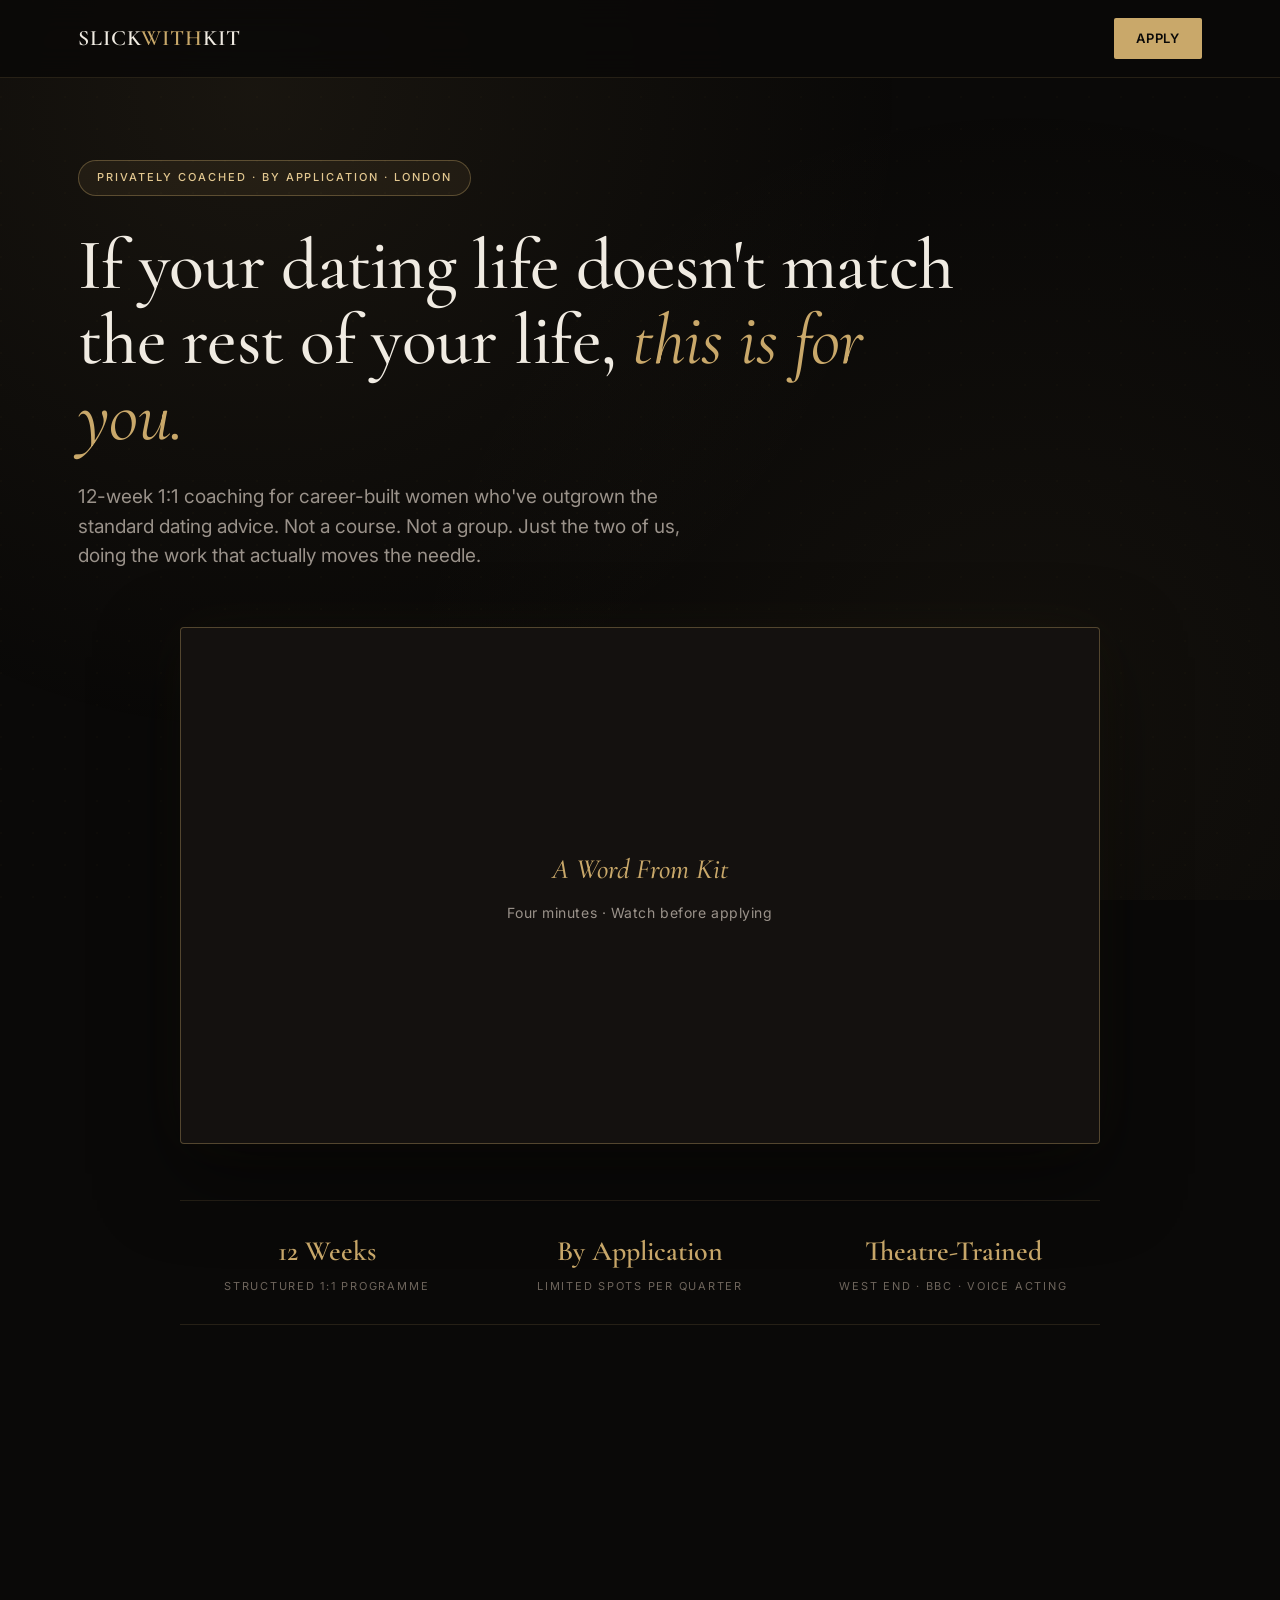
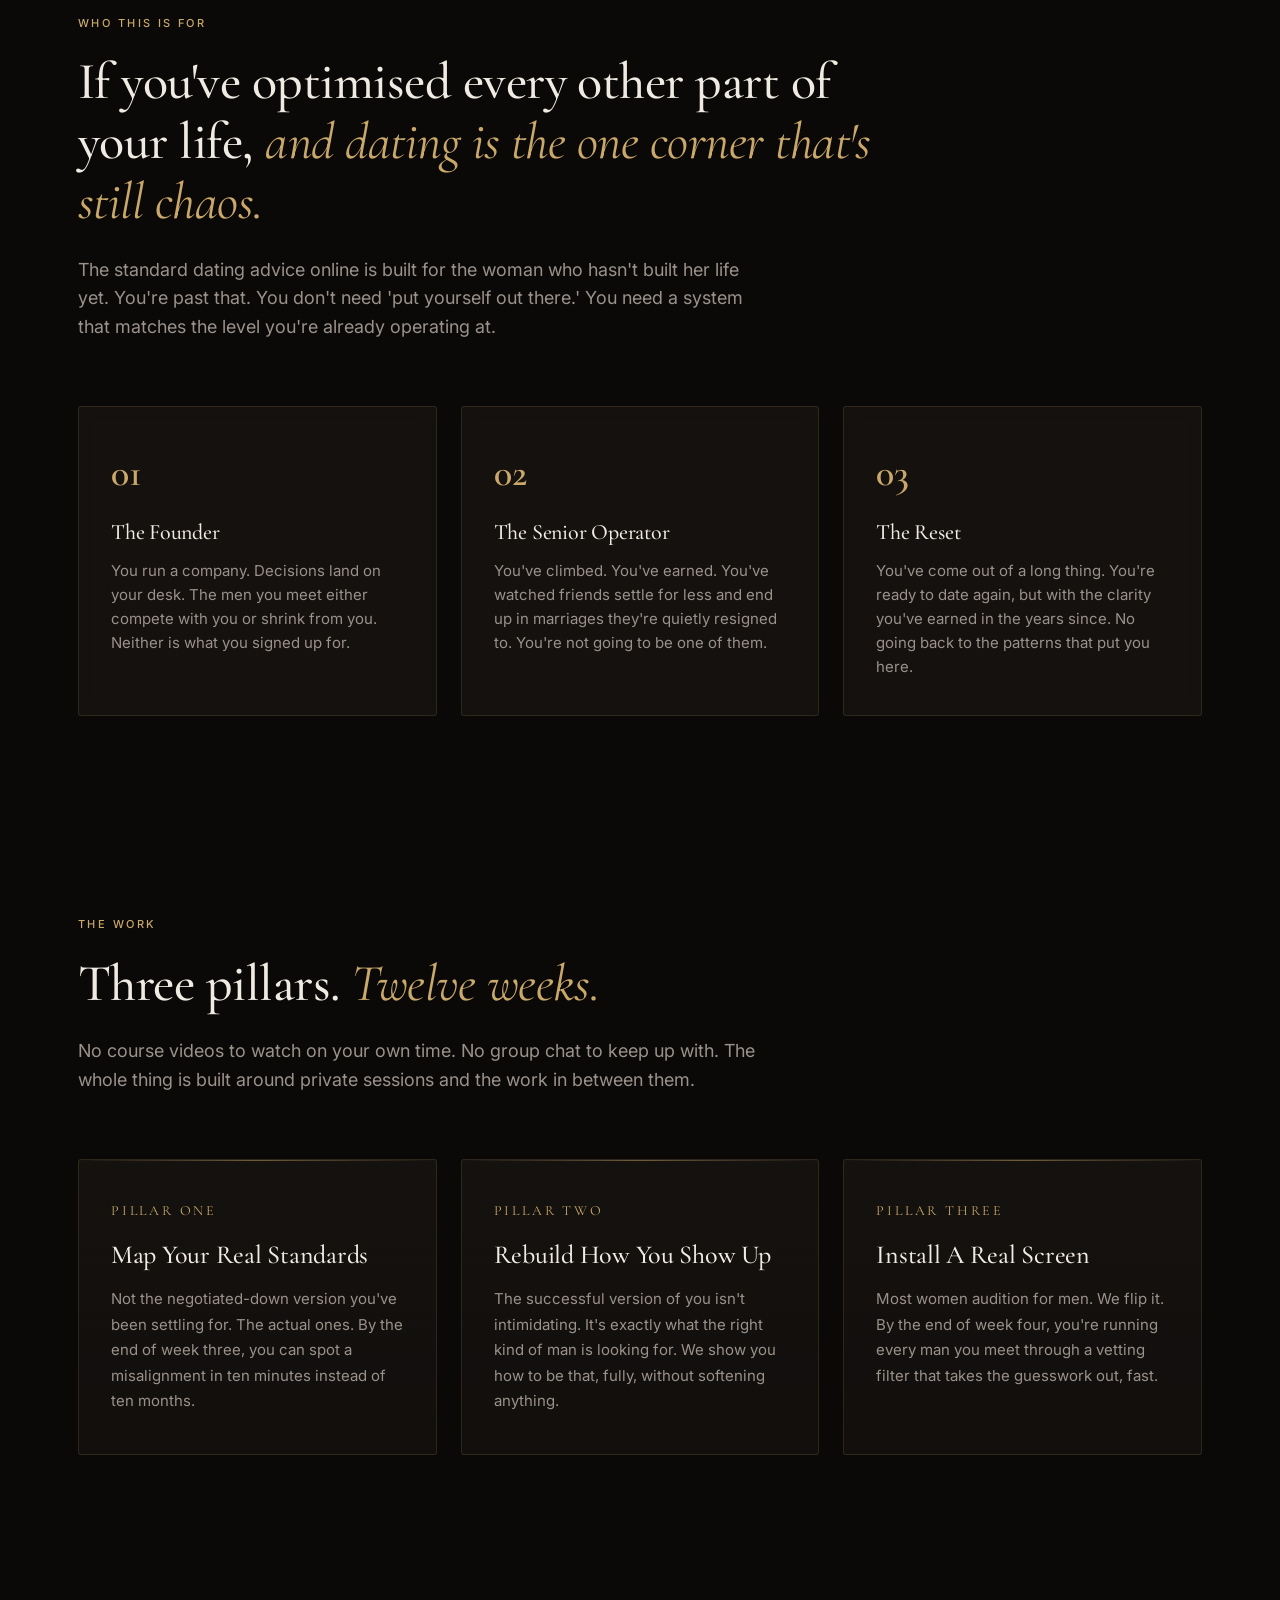
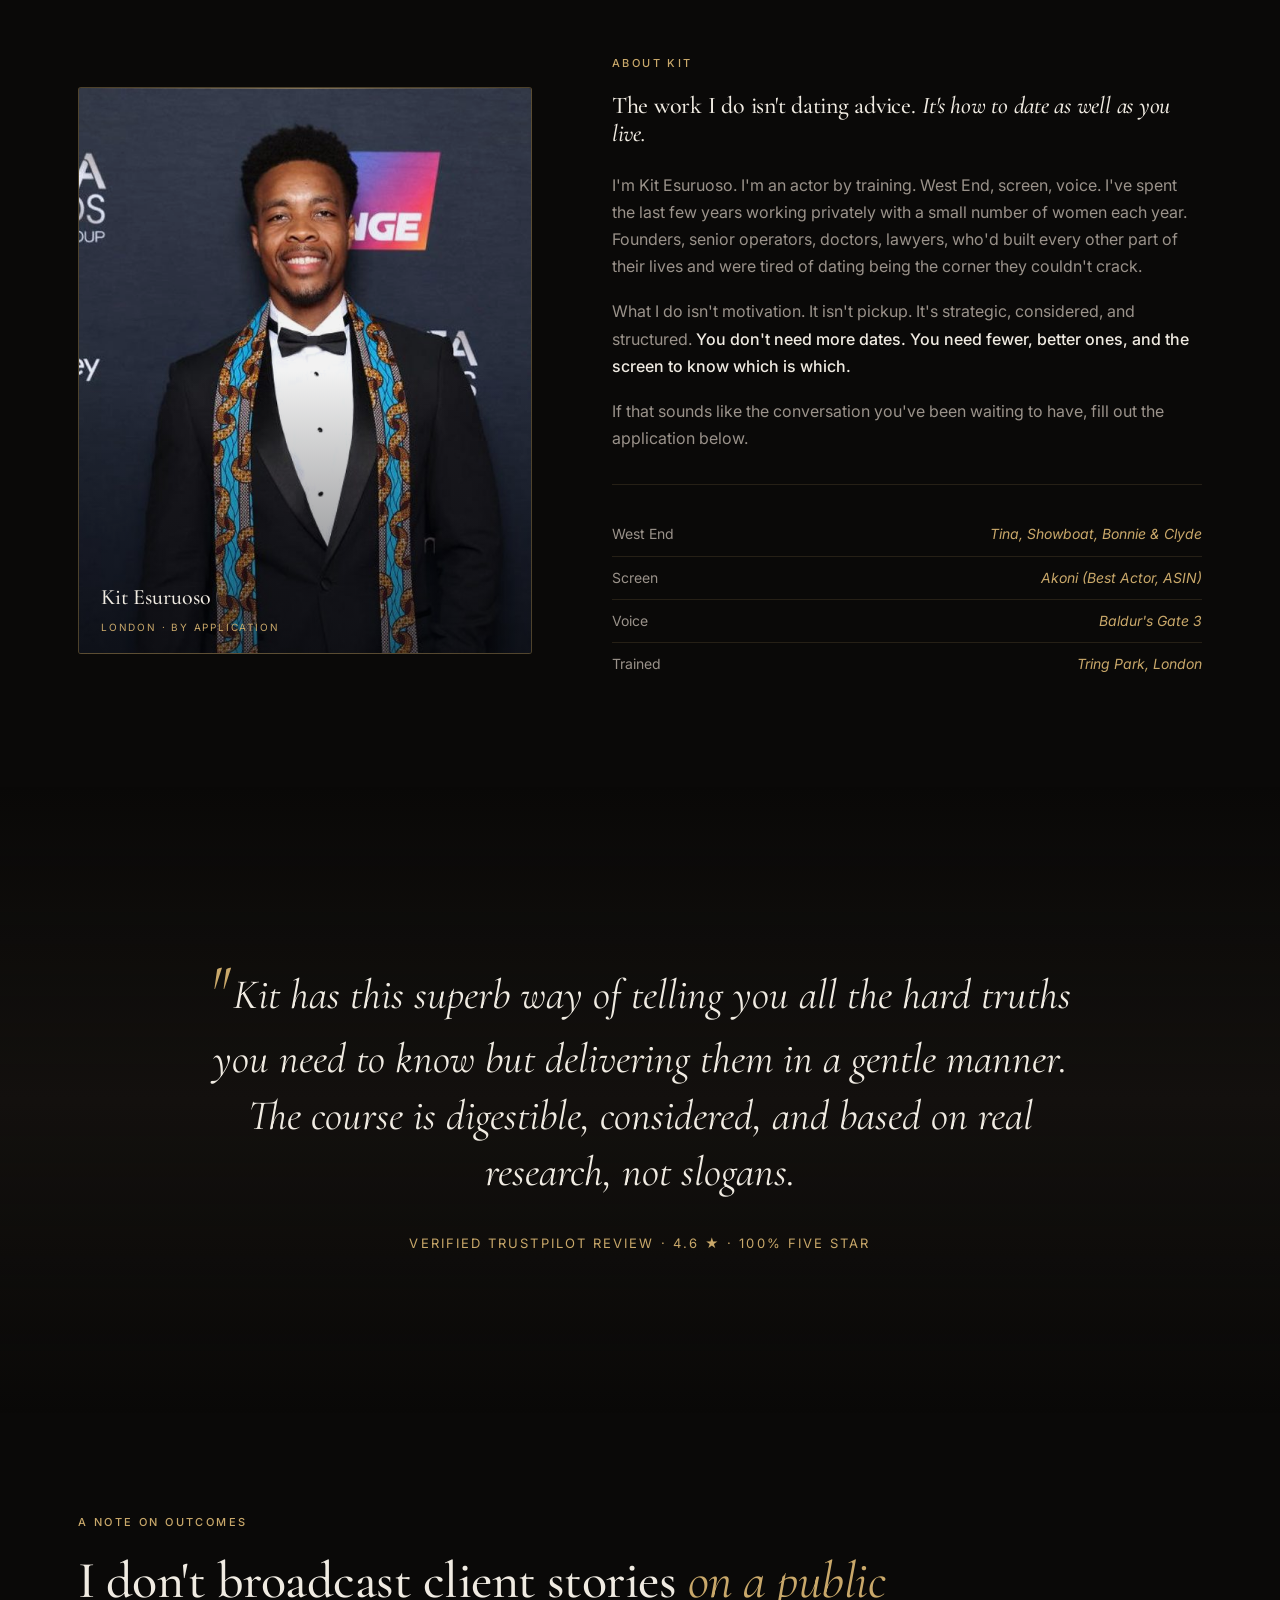
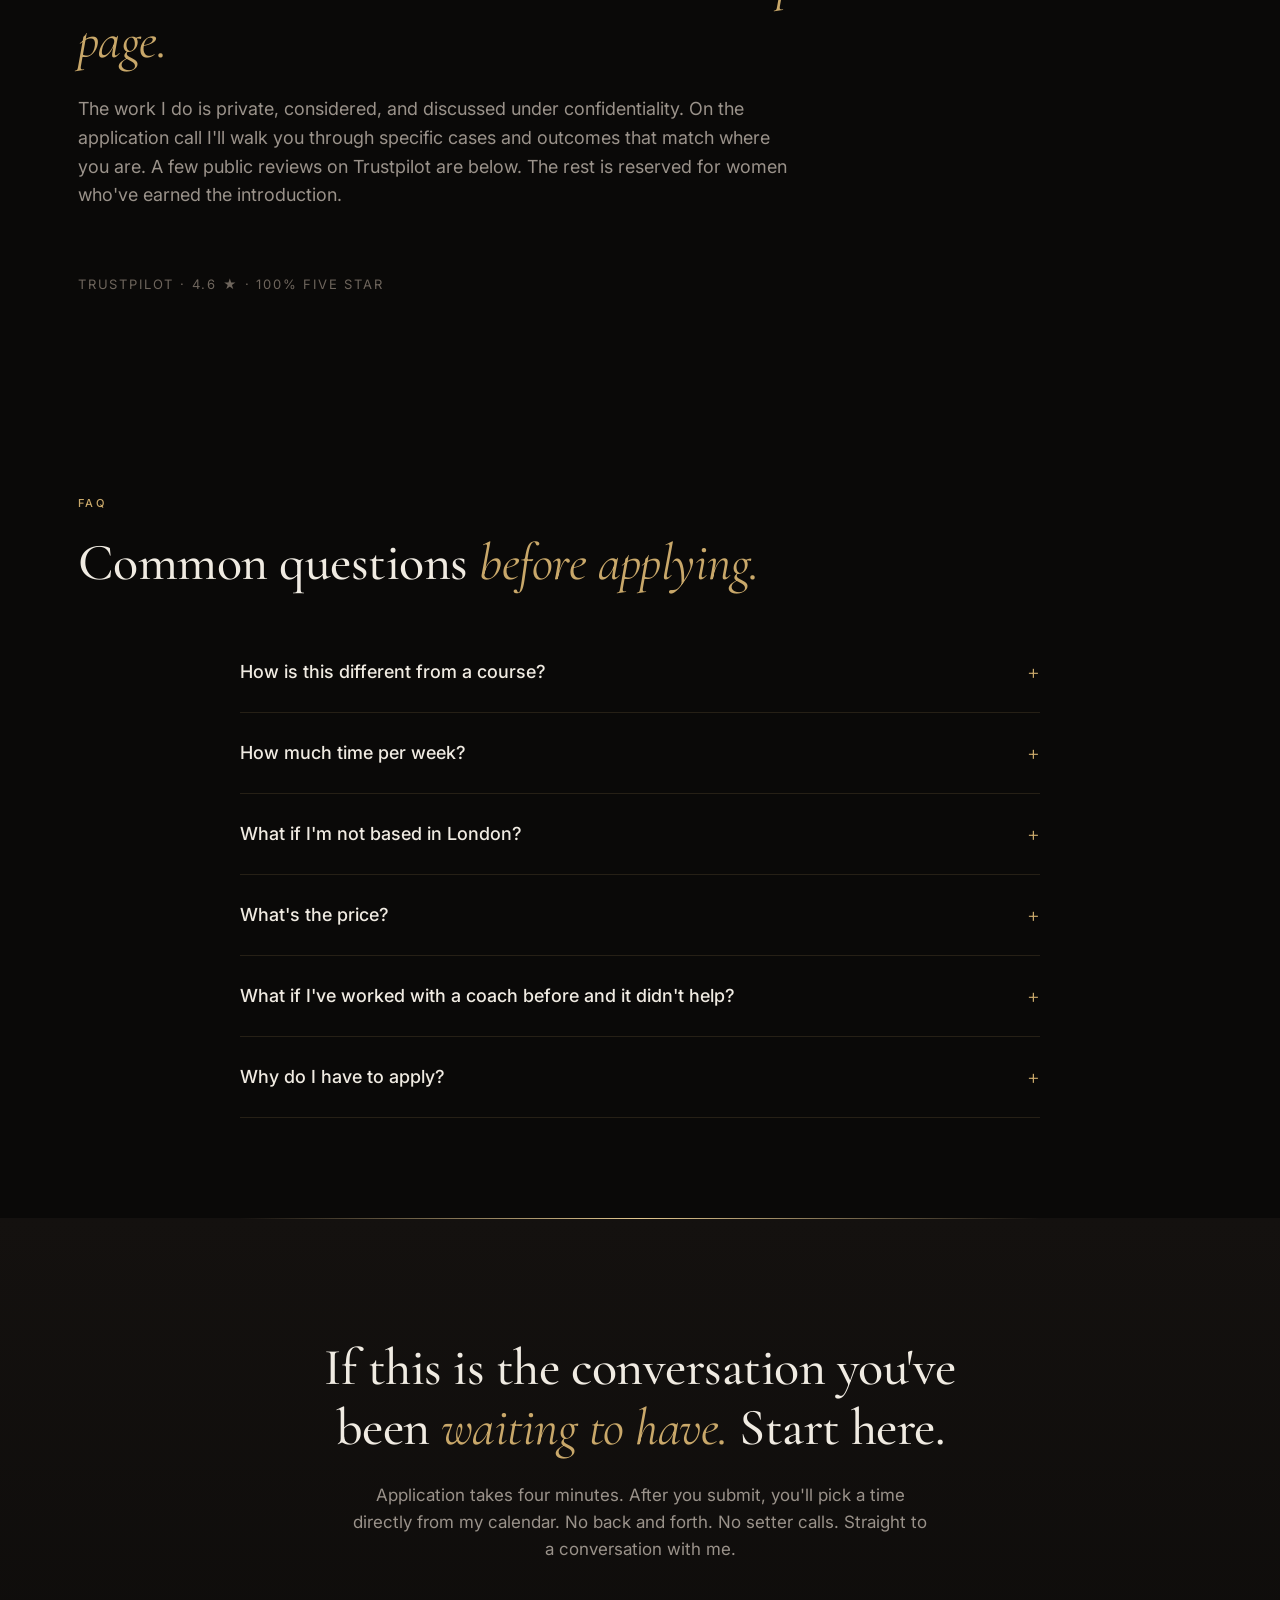
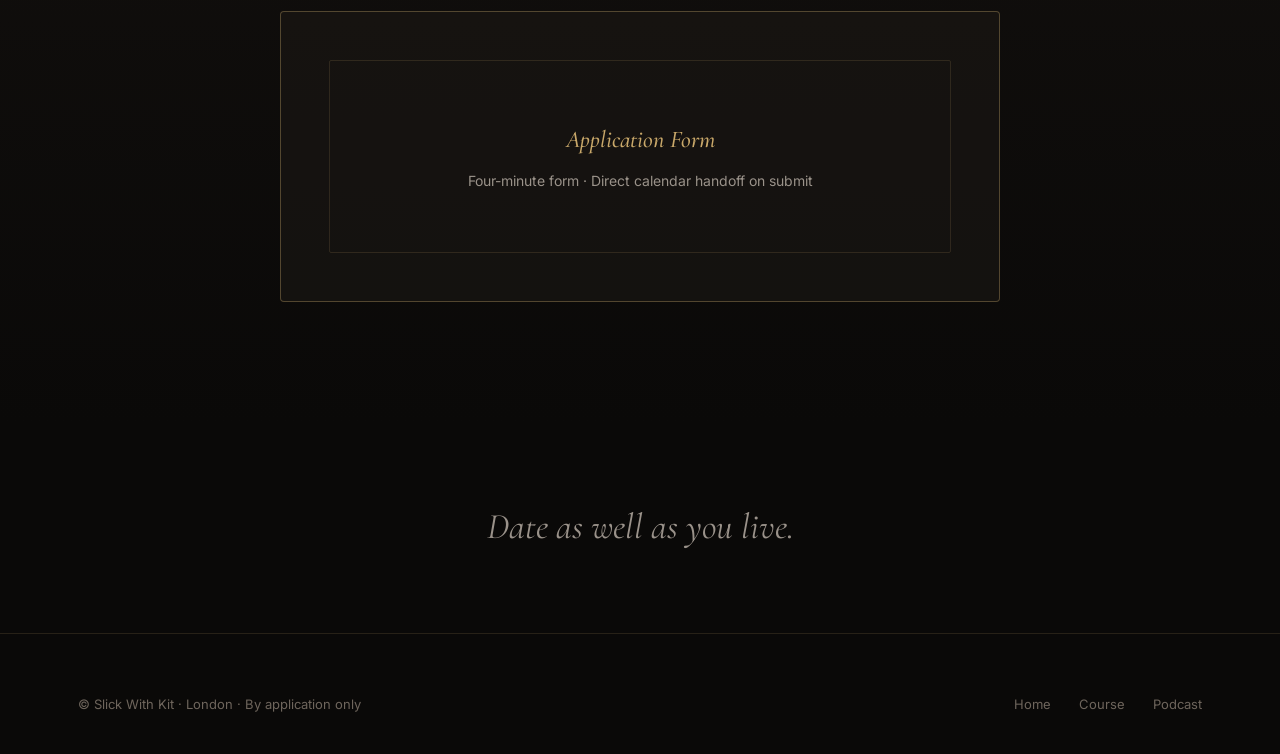
<file: landing-page.html>
<!DOCTYPE html>
<html lang="en">
<head>
<meta charset="UTF-8">
<meta name="viewport" content="width=device-width, initial-scale=1.0">
<title>Stay Slick with Kit · 1:1 Coaching for Career-Built Women</title>
<meta name="description" content="Privately coached. London. By application. 12 weeks of 1:1 work for women whose dating lives don't match the rest of their lives.">
<meta name="robots" content="noindex">
<meta property="og:title" content="Stay Slick with Kit · 1:1 Coaching by Application">
<meta property="og:description" content="12 weeks of private work for women whose dating lives don't match the rest of their lives.">
<meta property="og:type" content="website">
<meta property="og:url" content="https://andrei170.github.io/stayslickwithkit-landing/">
<meta property="og:image" content="https://andrei170.github.io/stayslickwithkit-hub/og-image.png">
<meta name="twitter:card" content="summary_large_image">
<link rel="icon" type="image/svg+xml" href="favicon.svg">
<!-- Analytics: Plausible (sign up at plausible.io, replace data-domain below). Comment block out if not using. -->
<script defer data-domain="andrei170.github.io" src="https://plausible.io/js/script.js"></script>
<link rel="preconnect" href="https://fonts.googleapis.com">
<link rel="preconnect" href="https://fonts.gstatic.com" crossorigin>
<link href="https://fonts.googleapis.com/css2?family=Cormorant+Garamond:wght@400;500;600;700&family=Inter:wght@300;400;500;600;700&display=swap" rel="stylesheet">
<style>
  * { margin: 0; padding: 0; box-sizing: border-box; }
  :root {
    --bg-deep: #0a0908;
    --bg-elev: #14110f;
    --bg-card: rgba(28, 24, 20, 0.6);
    --gold: #c9a86a;
    --gold-bright: #e3c890;
    --text-primary: #f0ebe2;
    --text-secondary: #9a928a;
    --text-muted: #6e655c;
    --border: rgba(201, 168, 106, 0.15);
    --border-strong: rgba(201, 168, 106, 0.35);
  }
  html { scroll-behavior: smooth; }
  body {
    font-family: 'Inter', -apple-system, BlinkMacSystemFont, sans-serif;
    background: var(--bg-deep);
    color: var(--text-primary);
    line-height: 1.6;
    overflow-x: hidden;
  }
  body::before {
    content: '';
    position: fixed;
    inset: 0;
    background:
      radial-gradient(circle at 20% 10%, rgba(201, 168, 106, 0.08), transparent 50%),
      radial-gradient(circle at 80% 80%, rgba(201, 168, 106, 0.05), transparent 50%);
    pointer-events: none;
    z-index: 0;
  }
  body::after {
    content: '';
    position: fixed;
    inset: 0;
    background-image:
      radial-gradient(circle at 1px 1px, rgba(201, 168, 106, 0.04) 1px, transparent 0);
    background-size: 32px 32px;
    pointer-events: none;
    z-index: 0;
    opacity: 0.6;
  }
  .container {
    max-width: 1180px;
    margin: 0 auto;
    padding: 0 28px;
    position: relative;
    z-index: 1;
  }
  h1, h2, h3, .display {
    font-family: 'Cormorant Garamond', Georgia, serif;
    font-weight: 500;
    letter-spacing: -0.01em;
    line-height: 1.15;
  }
  .nav {
    position: fixed;
    top: 0;
    left: 0;
    right: 0;
    padding: 18px 0;
    background: rgba(10, 9, 8, 0.85);
    backdrop-filter: blur(16px);
    -webkit-backdrop-filter: blur(16px);
    border-bottom: 1px solid var(--border);
    z-index: 100;
  }
  .nav-inner { display: flex; justify-content: space-between; align-items: center; }
  .logo {
    font-family: 'Cormorant Garamond', serif;
    font-size: 22px;
    font-weight: 600;
    color: var(--text-primary);
    letter-spacing: 0.04em;
  }
  .logo span { color: var(--gold); }
  .nav-cta {
    padding: 10px 22px;
    background: var(--gold);
    color: var(--bg-deep);
    border-radius: 2px;
    font-size: 13px;
    font-weight: 600;
    letter-spacing: 0.06em;
    text-transform: uppercase;
    text-decoration: none;
    transition: all 0.3s ease;
  }
  .nav-cta:hover { background: var(--gold-bright); transform: translateY(-1px); }
  .hero { padding: 160px 0 110px; position: relative; }
  .hero-badge {
    display: inline-block;
    padding: 8px 18px;
    background: rgba(201, 168, 106, 0.08);
    border: 1px solid var(--border-strong);
    border-radius: 100px;
    font-size: 11px;
    font-weight: 500;
    letter-spacing: 0.18em;
    text-transform: uppercase;
    color: var(--gold-bright);
    margin-bottom: 32px;
  }
  .hero h1 {
    font-size: clamp(40px, 6vw, 72px);
    line-height: 1.05;
    margin-bottom: 28px;
    color: var(--text-primary);
    max-width: 880px;
  }
  .hero h1 em {
    color: var(--gold);
    font-style: italic;
    font-weight: 400;
  }
  .hero-sub {
    font-size: 19px;
    color: var(--text-secondary);
    max-width: 640px;
    margin-bottom: 56px;
    line-height: 1.55;
  }
  .vsl-frame {
    position: relative;
    aspect-ratio: 16 / 9;
    width: 100%;
    max-width: 920px;
    margin: 0 auto 56px;
    border-radius: 4px;
    overflow: hidden;
    border: 1px solid var(--border-strong);
    box-shadow: 0 30px 80px rgba(0, 0, 0, 0.5), 0 0 60px rgba(201, 168, 106, 0.05);
    background: var(--bg-elev);
    display: flex;
    align-items: center;
    justify-content: center;
  }
  .vsl-placeholder {
    text-align: center;
    color: var(--text-secondary);
    font-size: 14px;
    letter-spacing: 0.04em;
    padding: 32px;
  }
  .vsl-placeholder strong {
    font-family: 'Cormorant Garamond', serif;
    color: var(--gold);
    display: block;
    margin-bottom: 10px;
    font-size: 28px;
    font-weight: 500;
    font-style: italic;
    letter-spacing: 0;
  }
  .trust-bar {
    display: grid;
    grid-template-columns: repeat(3, 1fr);
    gap: 20px;
    max-width: 920px;
    margin: 0 auto 80px;
    padding: 28px 0;
    border-top: 1px solid var(--border);
    border-bottom: 1px solid var(--border);
  }
  .trust-item { text-align: center; }
  .trust-item .label {
    font-family: 'Cormorant Garamond', serif;
    font-size: 28px;
    color: var(--gold);
    margin-bottom: 4px;
    font-weight: 600;
  }
  .trust-item .desc {
    font-size: 11px;
    letter-spacing: 0.16em;
    text-transform: uppercase;
    color: var(--text-muted);
  }
  section { padding: 100px 0; position: relative; }
  .section-label {
    font-size: 11px;
    font-weight: 500;
    letter-spacing: 0.22em;
    text-transform: uppercase;
    color: var(--gold);
    margin-bottom: 20px;
  }
  .section-title {
    font-size: clamp(32px, 4.5vw, 52px);
    margin-bottom: 24px;
    max-width: 820px;
  }
  .section-title em { color: var(--gold); font-style: italic; font-weight: 400; }
  .section-lead {
    font-size: 18px;
    color: var(--text-secondary);
    max-width: 680px;
    margin-bottom: 64px;
    line-height: 1.6;
  }
  .who-grid {
    display: grid;
    grid-template-columns: repeat(auto-fit, minmax(280px, 1fr));
    gap: 24px;
  }
  .who-card {
    padding: 36px 32px;
    background: var(--bg-card);
    border: 1px solid var(--border);
    border-radius: 3px;
    backdrop-filter: blur(8px);
    transition: all 0.4s ease;
  }
  .who-card:hover {
    transform: translateY(-4px);
    border-color: var(--border-strong);
    background: rgba(28, 24, 20, 0.85);
  }
  .who-card .num {
    font-family: 'Cormorant Garamond', serif;
    font-size: 38px;
    color: var(--gold);
    margin-bottom: 16px;
    font-weight: 600;
  }
  .who-card h3 { font-size: 22px; margin-bottom: 14px; color: var(--text-primary); }
  .who-card p { color: var(--text-secondary); font-size: 15px; }
  .pillars {
    display: grid;
    grid-template-columns: repeat(auto-fit, minmax(300px, 1fr));
    gap: 24px;
    margin-top: 56px;
  }
  .pillar {
    padding: 40px 32px;
    background: linear-gradient(180deg, rgba(28, 24, 20, 0.6), rgba(20, 17, 15, 0.8));
    border: 1px solid var(--border);
    border-radius: 3px;
    position: relative;
  }
  .pillar::before {
    content: '';
    position: absolute;
    top: 0;
    left: 0;
    right: 0;
    height: 1px;
    background: linear-gradient(90deg, transparent, var(--gold), transparent);
    opacity: 0.5;
  }
  .pillar-num {
    font-family: 'Cormorant Garamond', serif;
    font-size: 14px;
    letter-spacing: 0.2em;
    color: var(--gold);
    margin-bottom: 18px;
    text-transform: uppercase;
  }
  .pillar h3 {
    font-size: 26px;
    margin-bottom: 16px;
    color: var(--text-primary);
  }
  .pillar p { color: var(--text-secondary); font-size: 15px; line-height: 1.7; }
  .about-section {
    display: grid;
    grid-template-columns: 1fr 1.3fr;
    gap: 80px;
    align-items: center;
  }
  .about-photo {
    aspect-ratio: 4 / 5;
    border-radius: 3px;
    background:
      radial-gradient(circle at 30% 20%, rgba(212, 175, 108, 0.14), transparent 55%),
      linear-gradient(160deg, #14110f 0%, #0a0908 100%);
    border: 1px solid var(--border-strong);
    position: relative;
    overflow: hidden;
  }
  .about-photo::before {
    content: '';
    position: absolute;
    top: 0; left: 0; right: 0;
    height: 1px;
    background: linear-gradient(90deg, transparent, var(--gold), transparent);
    opacity: 0.5;
    z-index: 2;
  }
  .about-photo img {
    width: 100%;
    height: 100%;
    object-fit: cover;
    object-position: center top;
    display: block;
    filter: contrast(1.04) brightness(0.95);
  }
  .about-photo::after {
    content: '';
    position: absolute;
    inset: 0;
    background: linear-gradient(180deg, transparent 50%, rgba(5, 7, 12, 0.55) 100%);
    pointer-events: none;
    z-index: 1;
  }
  .about-photo .photo-caption {
    position: absolute;
    bottom: 18px;
    left: 22px;
    right: 22px;
    z-index: 3;
    text-align: left;
  }
  .about-photo .photo-caption .name {
    font-family: 'Cormorant Garamond', serif;
    font-size: 22px;
    font-weight: 500;
    color: var(--text-primary);
    margin-bottom: 4px;
  }
  .about-photo .photo-caption .role {
    font-size: 10px;
    letter-spacing: 0.18em;
    text-transform: uppercase;
    color: var(--gold);
  }
  .about-photo-fallback {
    display: none;
    flex-direction: column;
    align-items: center;
    justify-content: center;
    height: 100%;
    text-align: center;
    padding: 24px;
  }
  .about-photo.fallback img,
  .about-photo.fallback::after,
  .about-photo.fallback .photo-caption { display: none; }
  .about-photo.fallback .about-photo-fallback { display: flex; }
  .about-photo .monogram {
    font-family: 'Cormorant Garamond', serif;
    font-size: 130px;
    font-weight: 500;
    font-style: italic;
    color: var(--gold);
    line-height: 1;
    margin-bottom: 12px;
    letter-spacing: -0.04em;
  }
  .about-photo .name-fallback {
    font-family: 'Inter', sans-serif;
    font-size: 11px;
    letter-spacing: 0.22em;
    text-transform: uppercase;
    color: var(--text-secondary);
  }
  .about-photo .role-fallback {
    font-family: 'Cormorant Garamond', serif;
    font-size: 14px;
    font-style: italic;
    color: var(--text-muted);
    margin-top: 6px;
  }
  .about-content h2 { margin-bottom: 24px; }
  .about-content p { font-size: 16px; color: var(--text-secondary); margin-bottom: 18px; line-height: 1.7; }
  .about-content p strong { color: var(--text-primary); font-weight: 500; }
  .credit-list {
    margin-top: 32px;
    padding-top: 28px;
    border-top: 1px solid var(--border);
  }
  .credit-item {
    display: flex;
    justify-content: space-between;
    padding: 10px 0;
    font-size: 14px;
    border-bottom: 1px solid var(--border);
  }
  .credit-item:last-child { border-bottom: 0; }
  .credit-item .role { color: var(--text-secondary); }
  .credit-item .work { color: var(--gold); font-style: italic; }
  .testimonial-section {
    background: linear-gradient(180deg, transparent, rgba(28, 24, 20, 0.5), transparent);
  }
  .testimonial {
    max-width: 880px;
    margin: 0 auto;
    text-align: center;
    padding: 60px 0;
  }
  .testimonial-quote {
    font-family: 'Cormorant Garamond', serif;
    font-size: clamp(28px, 4vw, 42px);
    line-height: 1.35;
    color: var(--text-primary);
    font-style: italic;
    margin-bottom: 32px;
    font-weight: 400;
  }
  .testimonial-quote::before {
    content: '"';
    color: var(--gold);
    font-size: 1.5em;
    margin-right: 4px;
  }
  .testimonial-meta {
    color: var(--gold);
    font-size: 13px;
    letter-spacing: 0.16em;
    text-transform: uppercase;
  }
  .results-grid {
    display: grid;
    grid-template-columns: repeat(auto-fit, minmax(260px, 1fr));
    gap: 28px;
    margin-top: 48px;
  }
  .result-card {
    padding: 32px 28px;
    background: var(--bg-card);
    border: 1px solid var(--border);
    border-radius: 3px;
  }
  .result-card .meta {
    font-size: 11px;
    letter-spacing: 0.18em;
    text-transform: uppercase;
    color: var(--gold);
    margin-bottom: 14px;
  }
  .result-card .outcome {
    font-family: 'Cormorant Garamond', serif;
    font-size: 24px;
    color: var(--text-primary);
    margin-bottom: 14px;
    line-height: 1.3;
  }
  .result-card .desc {
    font-size: 14px;
    color: var(--text-secondary);
    line-height: 1.7;
  }
  .faq-section { max-width: 800px; margin: 0 auto; }
  .faq-item {
    border-bottom: 1px solid var(--border);
    padding: 24px 0;
    cursor: pointer;
  }
  .faq-question {
    display: flex;
    justify-content: space-between;
    align-items: center;
    font-size: 18px;
    font-weight: 500;
    color: var(--text-primary);
    transition: color 0.3s ease;
  }
  .faq-question:hover { color: var(--gold); }
  .faq-toggle {
    color: var(--gold);
    font-size: 20px;
    font-weight: 300;
    transition: transform 0.3s ease;
  }
  .faq-item.open .faq-toggle { transform: rotate(45deg); }
  .faq-answer {
    max-height: 0;
    overflow: hidden;
    transition: max-height 0.4s ease, padding 0.4s ease;
    color: var(--text-secondary);
    font-size: 15px;
    line-height: 1.75;
  }
  .faq-item.open .faq-answer { max-height: 400px; padding-top: 16px; }
  .application-cta {
    background: linear-gradient(180deg, var(--bg-elev), var(--bg-deep));
    text-align: center;
    padding: 120px 0;
    position: relative;
  }
  .application-cta::before {
    content: '';
    position: absolute;
    top: 0;
    left: 50%;
    transform: translateX(-50%);
    width: 80%;
    max-width: 800px;
    height: 1px;
    background: linear-gradient(90deg, transparent, var(--gold-bright), transparent);
  }
  .application-cta h2 { margin-bottom: 24px; max-width: 720px; margin-left: auto; margin-right: auto; }
  .application-cta p { color: var(--text-secondary); font-size: 17px; max-width: 580px; margin: 0 auto 48px; }
  .form-frame {
    max-width: 720px;
    margin: 0 auto;
    padding: 48px;
    background: var(--bg-card);
    border: 1px solid var(--border-strong);
    border-radius: 4px;
    text-align: left;
  }
  .form-placeholder {
    text-align: center;
    padding: 60px 20px;
    color: var(--text-secondary);
    font-size: 14px;
    border: 1px solid var(--border);
    border-radius: 2px;
  }
  .form-placeholder strong {
    font-family: 'Cormorant Garamond', serif;
    display: block;
    color: var(--gold);
    font-size: 24px;
    font-weight: 500;
    font-style: italic;
    margin-bottom: 10px;
    letter-spacing: 0;
  }
  .closing-line {
    text-align: center;
    padding: 80px 0;
    font-family: 'Cormorant Garamond', serif;
    font-size: clamp(24px, 3.5vw, 36px);
    font-style: italic;
    color: var(--text-secondary);
    max-width: 720px;
    margin: 0 auto;
    line-height: 1.4;
  }
  footer {
    padding: 60px 0 40px;
    border-top: 1px solid var(--border);
    color: var(--text-muted);
    font-size: 13px;
  }
  .footer-inner {
    display: flex;
    justify-content: space-between;
    align-items: center;
    flex-wrap: wrap;
    gap: 16px;
  }
  .footer-links a {
    color: var(--text-muted);
    text-decoration: none;
    margin-left: 24px;
    transition: color 0.3s ease;
  }
  .footer-links a:hover { color: var(--gold); }
  .reveal { opacity: 0; transform: translateY(24px); transition: all 0.8s ease; }
  .reveal.visible { opacity: 1; transform: translateY(0); }
  @media (max-width: 768px) {
    .hero { padding: 120px 0 80px; }
    .nav-cta { padding: 8px 16px; font-size: 11px; }
    section { padding: 70px 0; }
    .about-section { grid-template-columns: 1fr; gap: 40px; }
    .form-frame { padding: 28px 20px; }
    .trust-bar { grid-template-columns: 1fr; gap: 16px; padding: 20px 0; }
  }
</style>
</head>
<body>

<nav class="nav">
  <div class="container nav-inner">
    <div class="logo">SLICK<span>WITH</span>KIT</div>
    <a href="#apply" class="nav-cta">Apply</a>
  </div>
</nav>

<section class="hero">
  <div class="container">
    <span class="hero-badge">Privately Coached · By Application · London</span>
    <h1>If your dating life doesn't match the rest of your life, <em>this is for you.</em></h1>
    <p class="hero-sub">12-week 1:1 coaching for career-built women who've outgrown the standard dating advice. Not a course. Not a group. Just the two of us, doing the work that actually moves the needle.</p>

    <div class="vsl-frame">
      <div class="vsl-placeholder">
        <strong>A Word From Kit</strong>
        Four minutes &middot; Watch before applying
      </div>
    </div>

    <div class="trust-bar">
      <div class="trust-item">
        <div class="label">12 Weeks</div>
        <div class="desc">Structured 1:1 Programme</div>
      </div>
      <div class="trust-item">
        <div class="label">By Application</div>
        <div class="desc">Limited Spots Per Quarter</div>
      </div>
      <div class="trust-item">
        <div class="label">Theatre-Trained</div>
        <div class="desc">West End · BBC · Voice Acting</div>
      </div>
    </div>
  </div>
</section>

<section class="reveal">
  <div class="container">
    <div class="section-label">Who This Is For</div>
    <h2 class="section-title">If you've optimised every other part of your life, <em>and dating is the one corner that's still chaos.</em></h2>
    <p class="section-lead">The standard dating advice online is built for the woman who hasn't built her life yet. You're past that. You don't need 'put yourself out there.' You need a system that matches the level you're already operating at.</p>

    <div class="who-grid">
      <div class="who-card">
        <div class="num">01</div>
        <h3>The Founder</h3>
        <p>You run a company. Decisions land on your desk. The men you meet either compete with you or shrink from you. Neither is what you signed up for.</p>
      </div>
      <div class="who-card">
        <div class="num">02</div>
        <h3>The Senior Operator</h3>
        <p>You've climbed. You've earned. You've watched friends settle for less and end up in marriages they're quietly resigned to. You're not going to be one of them.</p>
      </div>
      <div class="who-card">
        <div class="num">03</div>
        <h3>The Reset</h3>
        <p>You've come out of a long thing. You're ready to date again, but with the clarity you've earned in the years since. No going back to the patterns that put you here.</p>
      </div>
    </div>
  </div>
</section>

<section class="reveal">
  <div class="container">
    <div class="section-label">The Work</div>
    <h2 class="section-title">Three pillars. <em>Twelve weeks.</em></h2>
    <p class="section-lead">No course videos to watch on your own time. No group chat to keep up with. The whole thing is built around private sessions and the work in between them.</p>

    <div class="pillars">
      <div class="pillar">
        <div class="pillar-num">Pillar One</div>
        <h3>Map Your Real Standards</h3>
        <p>Not the negotiated-down version you've been settling for. The actual ones. By the end of week three, you can spot a misalignment in ten minutes instead of ten months.</p>
      </div>
      <div class="pillar">
        <div class="pillar-num">Pillar Two</div>
        <h3>Rebuild How You Show Up</h3>
        <p>The successful version of you isn't intimidating. It's exactly what the right kind of man is looking for. We show you how to be that, fully, without softening anything.</p>
      </div>
      <div class="pillar">
        <div class="pillar-num">Pillar Three</div>
        <h3>Install A Real Screen</h3>
        <p>Most women audition for men. We flip it. By the end of week four, you're running every man you meet through a vetting filter that takes the guesswork out, fast.</p>
      </div>
    </div>
  </div>
</section>

<section class="reveal">
  <div class="container">
    <div class="about-section">
      <div class="about-photo" id="aboutPhoto">
        <img src="kit-headshot.jpg" alt="Kit Esuruoso" loading="lazy" onerror="document.getElementById('aboutPhoto').classList.add('fallback');">
        <div class="photo-caption">
          <div class="name">Kit Esuruoso</div>
          <div class="role">London &middot; By application</div>
        </div>
        <div class="about-photo-fallback">
          <div class="monogram">K</div>
          <div class="name-fallback">Kit Esuruoso</div>
          <div class="role-fallback">London &middot; By application</div>
        </div>
      </div>
      <div class="about-content">
        <div class="section-label">About Kit</div>
        <h2>The work I do isn't dating advice. <em>It's how to date as well as you live.</em></h2>
        <p>I'm Kit Esuruoso. I'm an actor by training. West End, screen, voice. I've spent the last few years working privately with a small number of women each year. Founders, senior operators, doctors, lawyers, who'd built every other part of their lives and were tired of dating being the corner they couldn't crack.</p>
        <p>What I do isn't motivation. It isn't pickup. It's strategic, considered, and structured. <strong>You don't need more dates. You need fewer, better ones, and the screen to know which is which.</strong></p>
        <p>If that sounds like the conversation you've been waiting to have, fill out the application below.</p>

        <div class="credit-list">
          <div class="credit-item">
            <span class="role">West End</span>
            <span class="work">Tina, Showboat, Bonnie & Clyde</span>
          </div>
          <div class="credit-item">
            <span class="role">Screen</span>
            <span class="work">Akoni (Best Actor, ASIN)</span>
          </div>
          <div class="credit-item">
            <span class="role">Voice</span>
            <span class="work">Baldur's Gate 3</span>
          </div>
          <div class="credit-item">
            <span class="role">Trained</span>
            <span class="work">Tring Park, London</span>
          </div>
        </div>
      </div>
    </div>
  </div>
</section>

<section class="testimonial-section reveal">
  <div class="container">
    <div class="testimonial">
      <p class="testimonial-quote">Kit has this superb way of telling you all the hard truths you need to know but delivering them in a gentle manner. The course is digestible, considered, and based on real research, not slogans.</p>
      <div class="testimonial-meta">Verified Trustpilot Review · 4.6 ★ · 100% Five Star</div>
    </div>
  </div>
</section>

<section class="reveal">
  <div class="container">
    <div class="section-label">A Note On Outcomes</div>
    <h2 class="section-title">I don't broadcast client stories <em>on a public page.</em></h2>
    <p class="section-lead" style="max-width: 720px;">The work I do is private, considered, and discussed under confidentiality. On the application call I'll walk you through specific cases and outcomes that match where you are. A few public reviews on Trustpilot are below. The rest is reserved for women who've earned the introduction.</p>
    <p style="font-size: 13px; letter-spacing: 0.14em; text-transform: uppercase; color: var(--text-muted); margin-top: 32px;">Trustpilot &middot; 4.6 &#9733; &middot; 100% Five Star</p>
  </div>
</section>

<section class="reveal">
  <div class="container">
    <div class="section-label">FAQ</div>
    <h2 class="section-title">Common questions <em>before applying.</em></h2>
    <div class="faq-section" style="margin-top: 40px;">
      <div class="faq-item" onclick="toggleFAQ(this)">
        <div class="faq-question">
          <span>How is this different from a course?</span>
          <span class="faq-toggle">+</span>
        </div>
        <div class="faq-answer">A course is a system you self-implement. The 1:1 is the same system, applied to your specific life, with me holding the line. Most women who come to the 1:1 have already tried courses and want the personalised version that doesn't sit on a hard drive untouched.</div>
      </div>
      <div class="faq-item" onclick="toggleFAQ(this)">
        <div class="faq-question">
          <span>How much time per week?</span>
          <span class="faq-toggle">+</span>
        </div>
        <div class="faq-answer">One 60-minute session per week, plus 30-60 minutes of fieldwork between sessions. Total commitment: about 90-120 minutes a week for 12 weeks.</div>
      </div>
      <div class="faq-item" onclick="toggleFAQ(this)">
        <div class="faq-question">
          <span>What if I'm not based in London?</span>
          <span class="faq-toggle">+</span>
        </div>
        <div class="faq-answer">All sessions run on Zoom. Half my clients are outside London. UK regional, US East and West Coast, Europe.</div>
      </div>
      <div class="faq-item" onclick="toggleFAQ(this)">
        <div class="faq-question">
          <span>What's the price?</span>
          <span class="faq-toggle">+</span>
        </div>
        <div class="faq-answer">Discussed on the call once we've confirmed fit. The application is free, the call is free, the pricing conversation only happens once we both know we're a fit.</div>
      </div>
      <div class="faq-item" onclick="toggleFAQ(this)">
        <div class="faq-question">
          <span>What if I've worked with a coach before and it didn't help?</span>
          <span class="faq-toggle">+</span>
        </div>
        <div class="faq-answer">Tell me on the call what didn't work. Most coaching in this space sells motivation. The work I do is structural. Different mechanism, different outcome. I'll be honest with you about whether what I do is the right vehicle for where you're at now.</div>
      </div>
      <div class="faq-item" onclick="toggleFAQ(this)">
        <div class="faq-question">
          <span>Why do I have to apply?</span>
          <span class="faq-toggle">+</span>
        </div>
        <div class="faq-answer">Because I take a small number of women each quarter and I'd rather not waste your time or mine if we're not a fit. The application is four minutes and I read every one personally.</div>
      </div>
    </div>
  </div>
</section>

<section class="application-cta" id="apply">
  <div class="container">
    <h2 class="section-title" style="margin: 0 auto 24px;">If this is the conversation you've been <em>waiting to have.</em> Start here.</h2>
    <p>Application takes four minutes. After you submit, you'll pick a time directly from my calendar. No back and forth. No setter calls. Straight to a conversation with me.</p>

    <div class="form-frame">
      <div class="form-placeholder">
        <strong>Application Form</strong>
        Four-minute form &middot; Direct calendar handoff on submit
      </div>
    </div>
  </div>
</section>

<div class="closing-line">
  Date as well as you live.
</div>

<footer>
  <div class="container footer-inner">
    <div>© Slick With Kit · London · By application only</div>
    <div class="footer-links">
      <a href="https://www.slickwithkit.com">Home</a>
      <a href="https://www.slickwithkit.com/cym-vsl">Course</a>
      <a href="https://open.spotify.com/show/1VSlamZ6VdiHkUDMbqvLux">Podcast</a>
    </div>
  </div>
</footer>

<script>
  function toggleFAQ(el) { el.classList.toggle('open'); }
  const observer = new IntersectionObserver((entries) => {
    entries.forEach(entry => { if (entry.isIntersecting) entry.target.classList.add('visible'); });
  }, { threshold: 0.1 });
  document.querySelectorAll('.reveal').forEach(el => observer.observe(el));
</script>

</body>
</html>
</file>
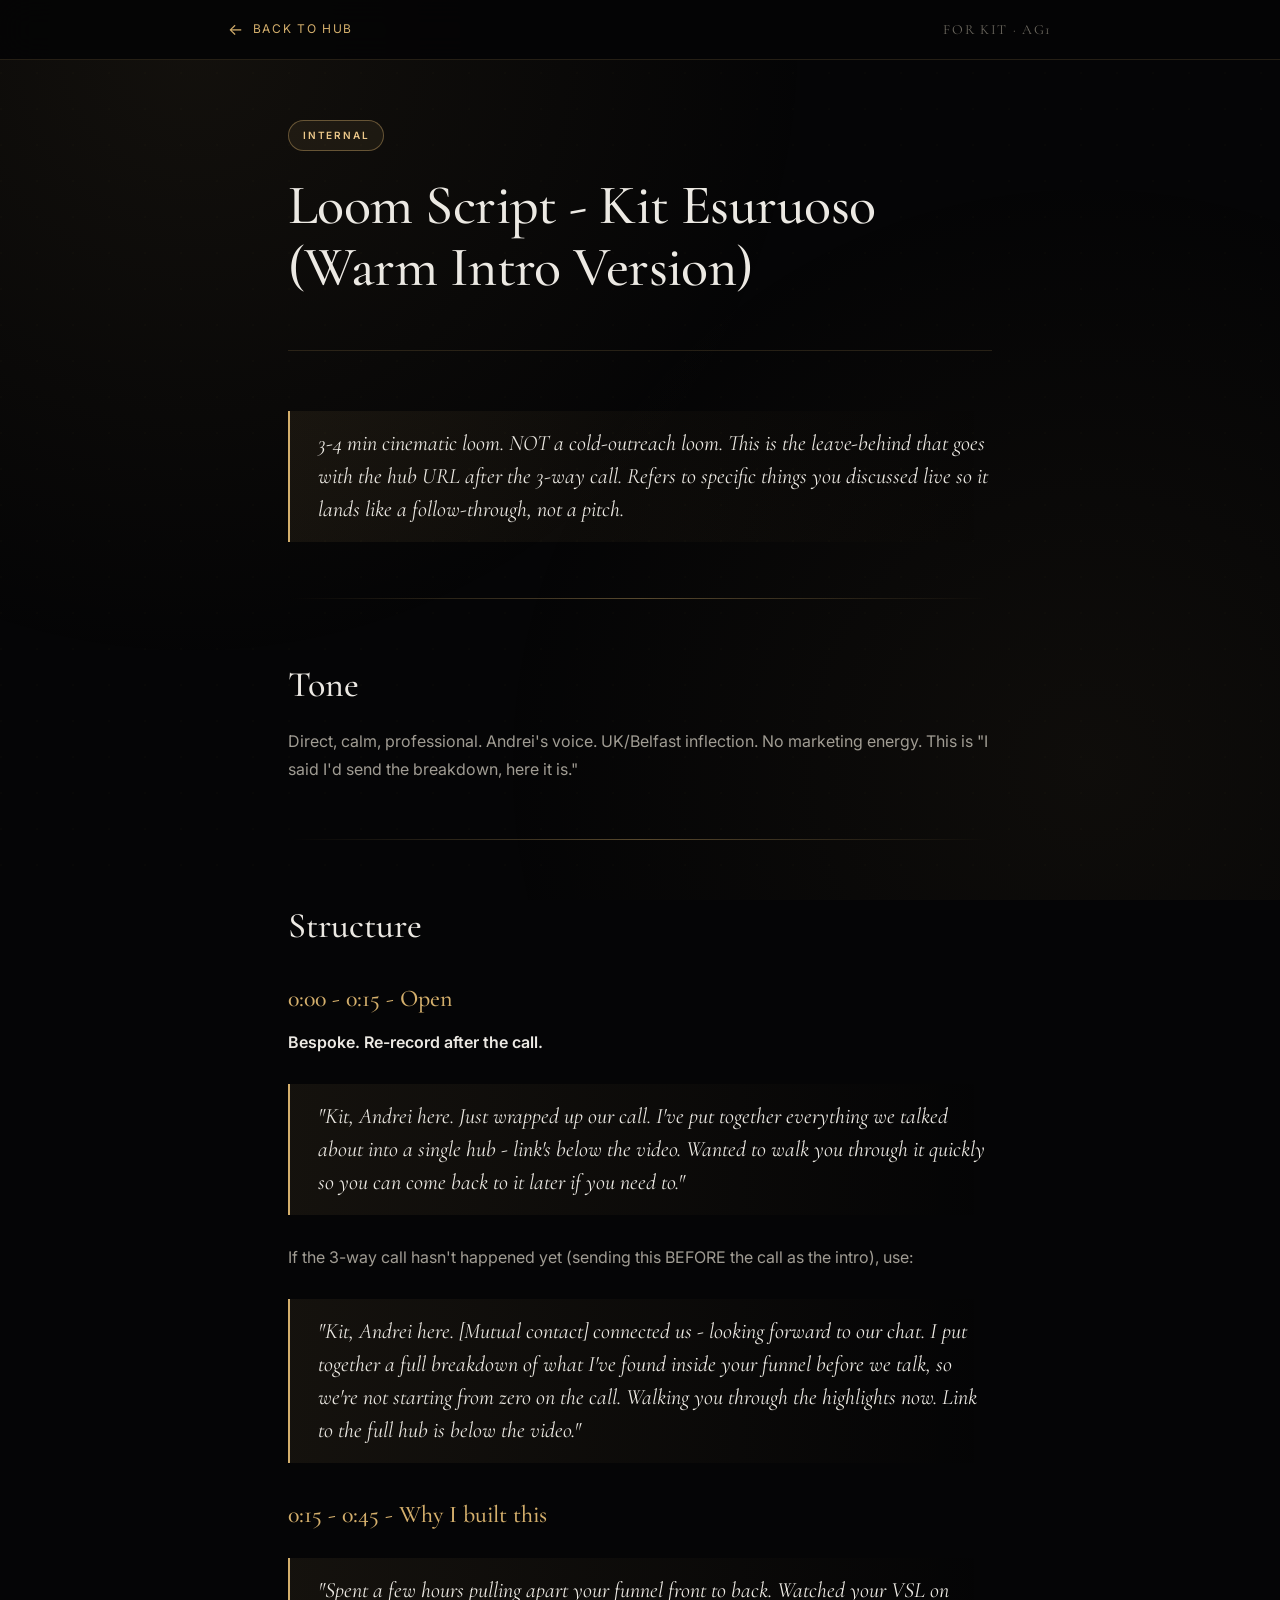
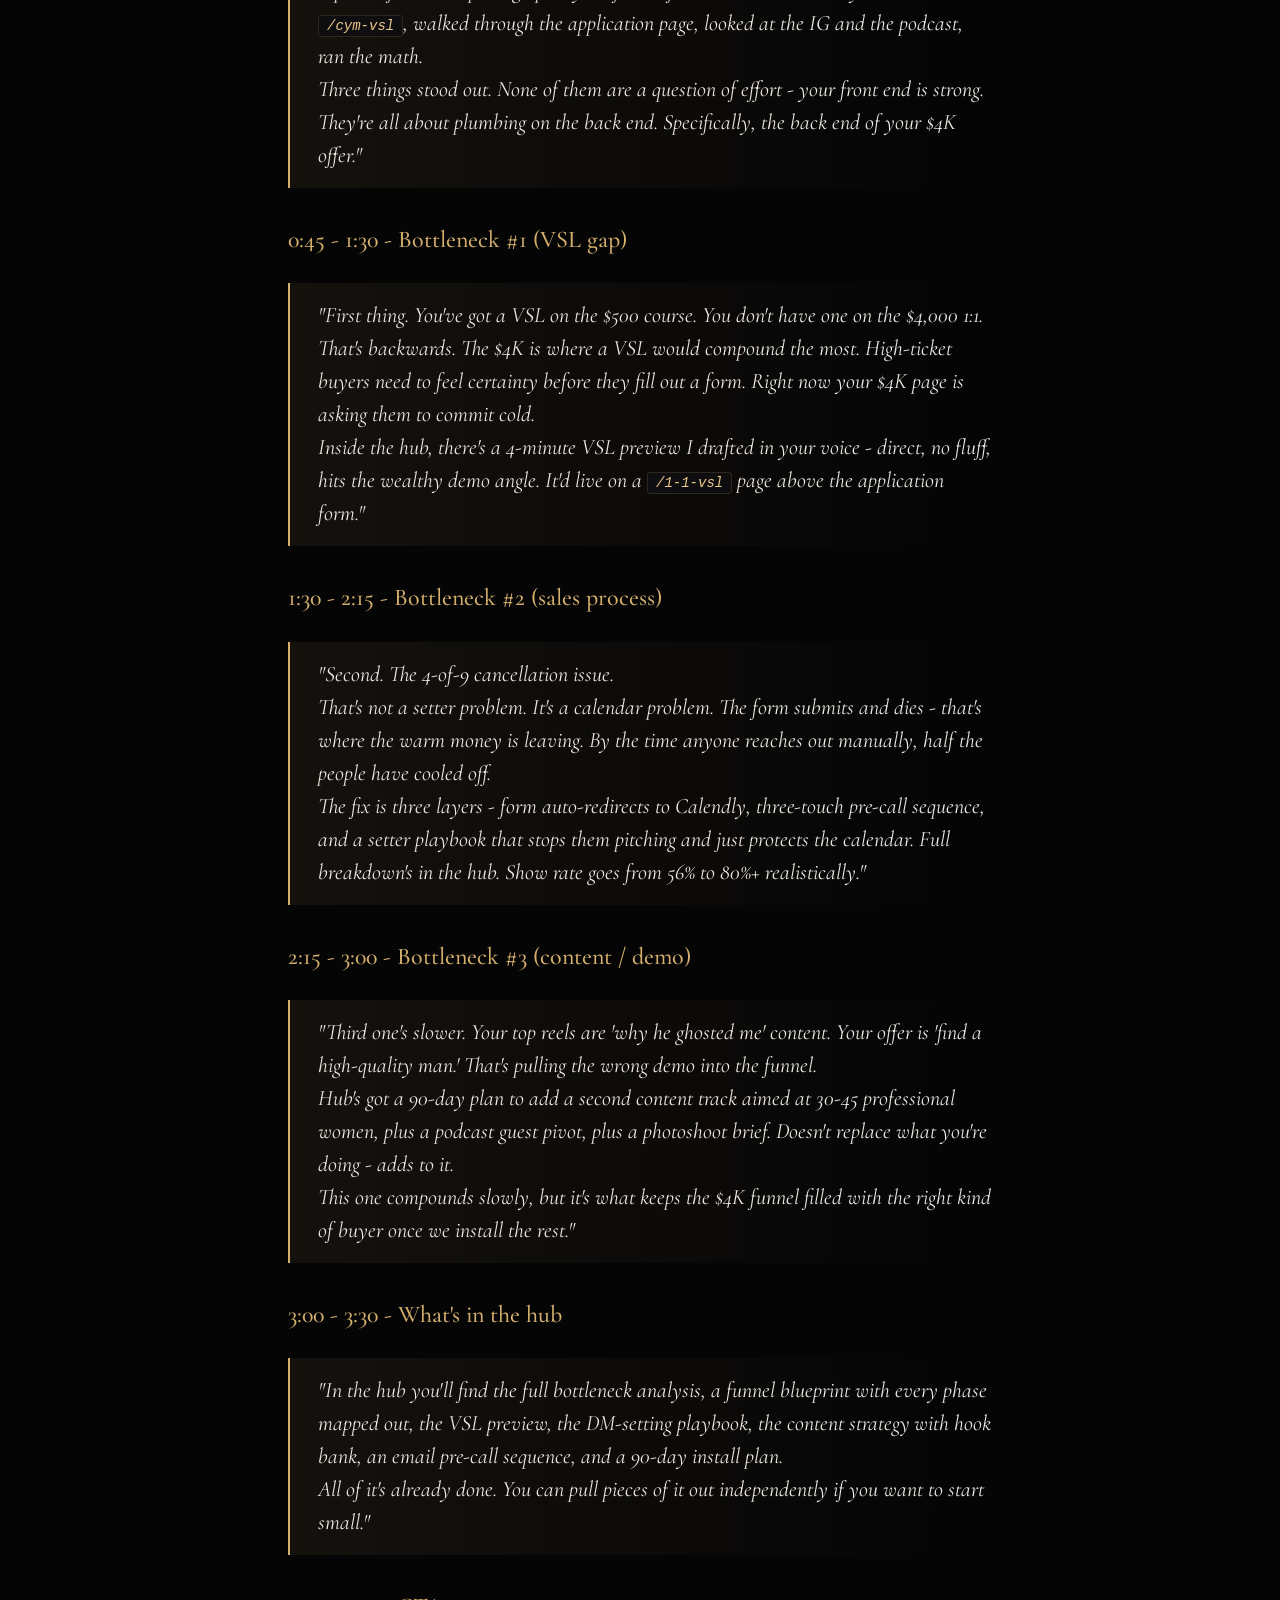
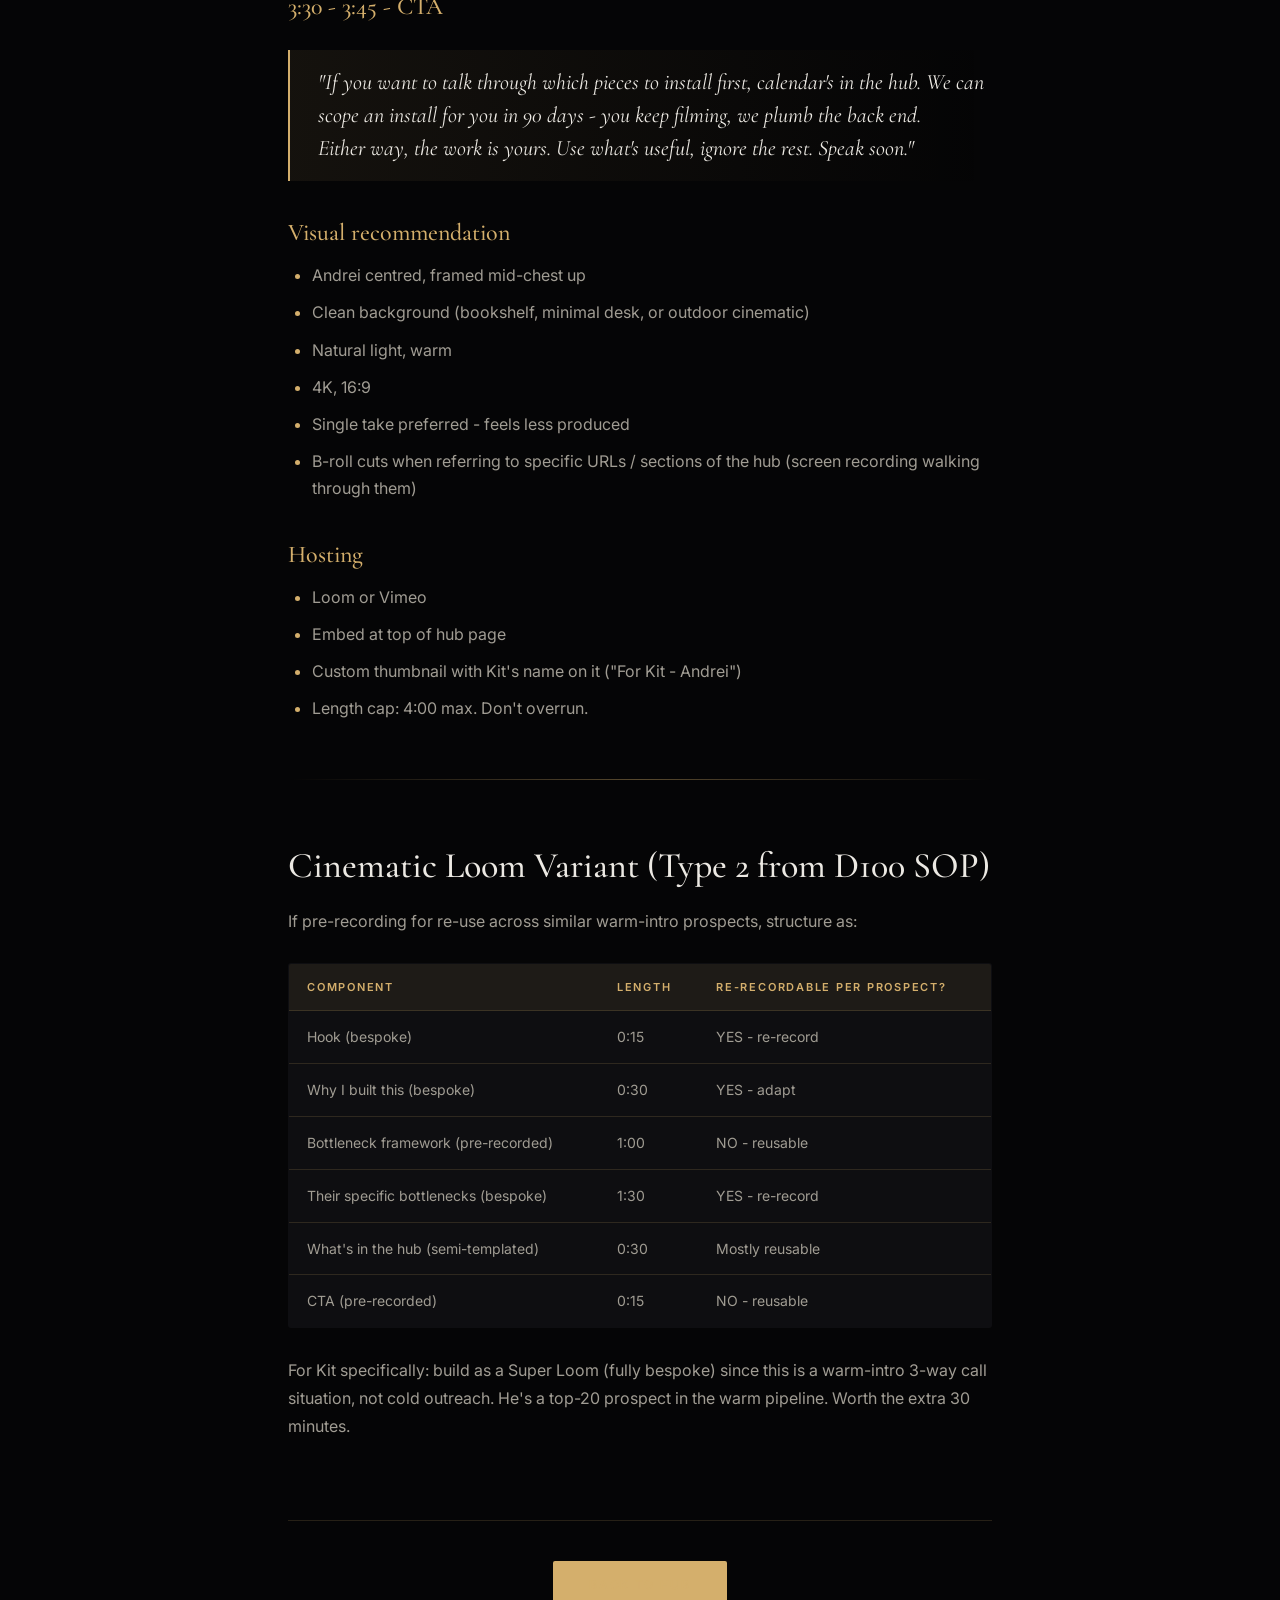
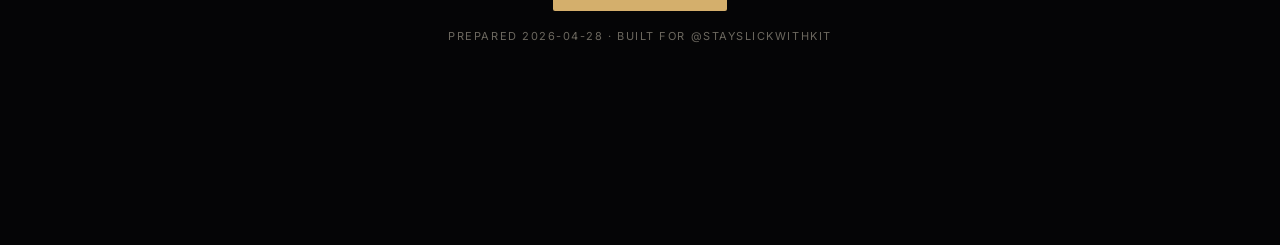
<file: loom-script.html>
<!DOCTYPE html>
<html lang="en">
<head>
<meta charset="UTF-8">
<meta name="viewport" content="width=device-width, initial-scale=1.0">
<title>Loom Script · For Kit · AG1</title>
<meta name="description" content="Loom Script - built for Kit Esuruoso by AG1 Consulting.">
<meta name="robots" content="noindex">
<meta property="og:title" content="Loom Script · For Kit">
<meta property="og:description" content="Part of the funnel audit + 90-day install plan built for @stayslickwithkit by AG1 Consulting.">
<meta property="og:type" content="article">
<meta property="og:image" content="https://andrei170.github.io/stayslickwithkit-hub/og-image.png">
<meta name="twitter:card" content="summary_large_image">
<link rel="icon" type="image/svg+xml" href="favicon.svg">
<script defer data-domain="andrei170.github.io" src="https://plausible.io/js/script.js"></script>
<link rel="preconnect" href="https://fonts.googleapis.com">
<link rel="preconnect" href="https://fonts.gstatic.com" crossorigin>
<link href="https://fonts.googleapis.com/css2?family=Cormorant+Garamond:wght@400;500;600;700&family=Inter:wght@300;400;500;600;700&display=swap" rel="stylesheet">
<link rel="stylesheet" href="docs.css">
</head>
<body>

<nav class="nav">
  <div class="nav-inner">
    <a href="index.html" class="nav-back"><span class="arrow">&larr;</span> Back to Hub</a>
    <span class="nav-title">For Kit · AG1</span>
  </div>
</nav>

<article class="doc">
  <header class="doc-header">
    <span class="doc-tag">Internal</span>
    <h1>Loom Script - Kit Esuruoso (Warm Intro Version)</h1>
  </header>

  
<blockquote>
<p>3-4 min cinematic loom. NOT a cold-outreach loom. This is the leave-behind that goes with the hub URL after the 3-way call. Refers to specific things you discussed live so it lands like a follow-through, not a pitch.</p>
</blockquote>
<hr />
<h2>Tone</h2>
<p>Direct, calm, professional. Andrei's voice. UK/Belfast inflection. No marketing energy. This is "I said I'd send the breakdown, here it is."</p>
<hr />
<h2>Structure</h2>
<h3>0:00 - 0:15 - Open</h3>
<p><strong>Bespoke. Re-record after the call.</strong></p>
<blockquote>
<p>"Kit, Andrei here. Just wrapped up our call. I've put together everything we talked about into a single hub - link's below the video. Wanted to walk you through it quickly so you can come back to it later if you need to."</p>
</blockquote>
<p>If the 3-way call hasn't happened yet (sending this BEFORE the call as the intro), use:</p>
<blockquote>
<p>"Kit, Andrei here. [Mutual contact] connected us - looking forward to our chat. I put together a full breakdown of what I've found inside your funnel before we talk, so we're not starting from zero on the call. Walking you through the highlights now. Link to the full hub is below the video."</p>
</blockquote>
<h3>0:15 - 0:45 - Why I built this</h3>
<blockquote>
<p>"Spent a few hours pulling apart your funnel front to back. Watched your VSL on <code>/cym-vsl</code>, walked through the application page, looked at the IG and the podcast, ran the math.</p>
<p>Three things stood out. None of them are a question of effort - your front end is strong. They're all about plumbing on the back end. Specifically, the back end of your $4K offer."</p>
</blockquote>
<h3>0:45 - 1:30 - Bottleneck #1 (VSL gap)</h3>
<blockquote>
<p>"First thing. You've got a VSL on the $500 course. You don't have one on the $4,000 1:1.</p>
<p>That's backwards. The $4K is where a VSL would compound the most. High-ticket buyers need to feel certainty before they fill out a form. Right now your $4K page is asking them to commit cold.</p>
<p>Inside the hub, there's a 4-minute VSL preview I drafted in your voice - direct, no fluff, hits the wealthy demo angle. It'd live on a <code>/1-1-vsl</code> page above the application form."</p>
</blockquote>
<h3>1:30 - 2:15 - Bottleneck #2 (sales process)</h3>
<blockquote>
<p>"Second. The 4-of-9 cancellation issue.</p>
<p>That's not a setter problem. It's a calendar problem. The form submits and dies - that's where the warm money is leaving. By the time anyone reaches out manually, half the people have cooled off.</p>
<p>The fix is three layers - form auto-redirects to Calendly, three-touch pre-call sequence, and a setter playbook that stops them pitching and just protects the calendar. Full breakdown's in the hub. Show rate goes from 56% to 80%+ realistically."</p>
</blockquote>
<h3>2:15 - 3:00 - Bottleneck #3 (content / demo)</h3>
<blockquote>
<p>"Third one's slower. Your top reels are 'why he ghosted me' content. Your offer is 'find a high-quality man.' That's pulling the wrong demo into the funnel.</p>
<p>Hub's got a 90-day plan to add a second content track aimed at 30-45 professional women, plus a podcast guest pivot, plus a photoshoot brief. Doesn't replace what you're doing - adds to it.</p>
<p>This one compounds slowly, but it's what keeps the $4K funnel filled with the right kind of buyer once we install the rest."</p>
</blockquote>
<h3>3:00 - 3:30 - What's in the hub</h3>
<blockquote>
<p>"In the hub you'll find the full bottleneck analysis, a funnel blueprint with every phase mapped out, the VSL preview, the DM-setting playbook, the content strategy with hook bank, an email pre-call sequence, and a 90-day install plan.</p>
<p>All of it's already done. You can pull pieces of it out independently if you want to start small."</p>
</blockquote>
<h3>3:30 - 3:45 - CTA</h3>
<blockquote>
<p>"If you want to talk through which pieces to install first, calendar's in the hub. We can scope an install for you in 90 days - you keep filming, we plumb the back end.</p>
<p>Either way, the work is yours. Use what's useful, ignore the rest. Speak soon."</p>
</blockquote>
<h3>Visual recommendation</h3>
<ul>
<li>Andrei centred, framed mid-chest up</li>
<li>Clean background (bookshelf, minimal desk, or outdoor cinematic)</li>
<li>Natural light, warm</li>
<li>4K, 16:9</li>
<li>Single take preferred - feels less produced</li>
<li>B-roll cuts when referring to specific URLs / sections of the hub (screen recording walking through them)</li>
</ul>
<h3>Hosting</h3>
<ul>
<li>Loom or Vimeo</li>
<li>Embed at top of hub page</li>
<li>Custom thumbnail with Kit's name on it ("For Kit - Andrei")</li>
<li>Length cap: 4:00 max. Don't overrun.</li>
</ul>
<hr />
<h2>Cinematic Loom Variant (Type 2 from D100 SOP)</h2>
<p>If pre-recording for re-use across similar warm-intro prospects, structure as:</p>
<table>
<thead>
<tr>
<th>Component</th>
<th>Length</th>
<th>Re-recordable per prospect?</th>
</tr>
</thead>
<tbody>
<tr>
<td>Hook (bespoke)</td>
<td>0:15</td>
<td>YES - re-record</td>
</tr>
<tr>
<td>Why I built this (bespoke)</td>
<td>0:30</td>
<td>YES - adapt</td>
</tr>
<tr>
<td>Bottleneck framework (pre-recorded)</td>
<td>1:00</td>
<td>NO - reusable</td>
</tr>
<tr>
<td>Their specific bottlenecks (bespoke)</td>
<td>1:30</td>
<td>YES - re-record</td>
</tr>
<tr>
<td>What's in the hub (semi-templated)</td>
<td>0:30</td>
<td>Mostly reusable</td>
</tr>
<tr>
<td>CTA (pre-recorded)</td>
<td>0:15</td>
<td>NO - reusable</td>
</tr>
</tbody>
</table>
<p>For Kit specifically: build as a Super Loom (fully bespoke) since this is a warm-intro 3-way call situation, not cold outreach. He's a top-20 prospect in the warm pipeline. Worth the extra 30 minutes.</p>

  <footer class="doc-footer">
    <a href="index.html" class="doc-footer-link">Back to Hub</a>
    <div class="doc-meta">Prepared 2026-04-28 &middot; Built for @stayslickwithkit</div>
  </footer>
</article>

</body>
</html>
</file>
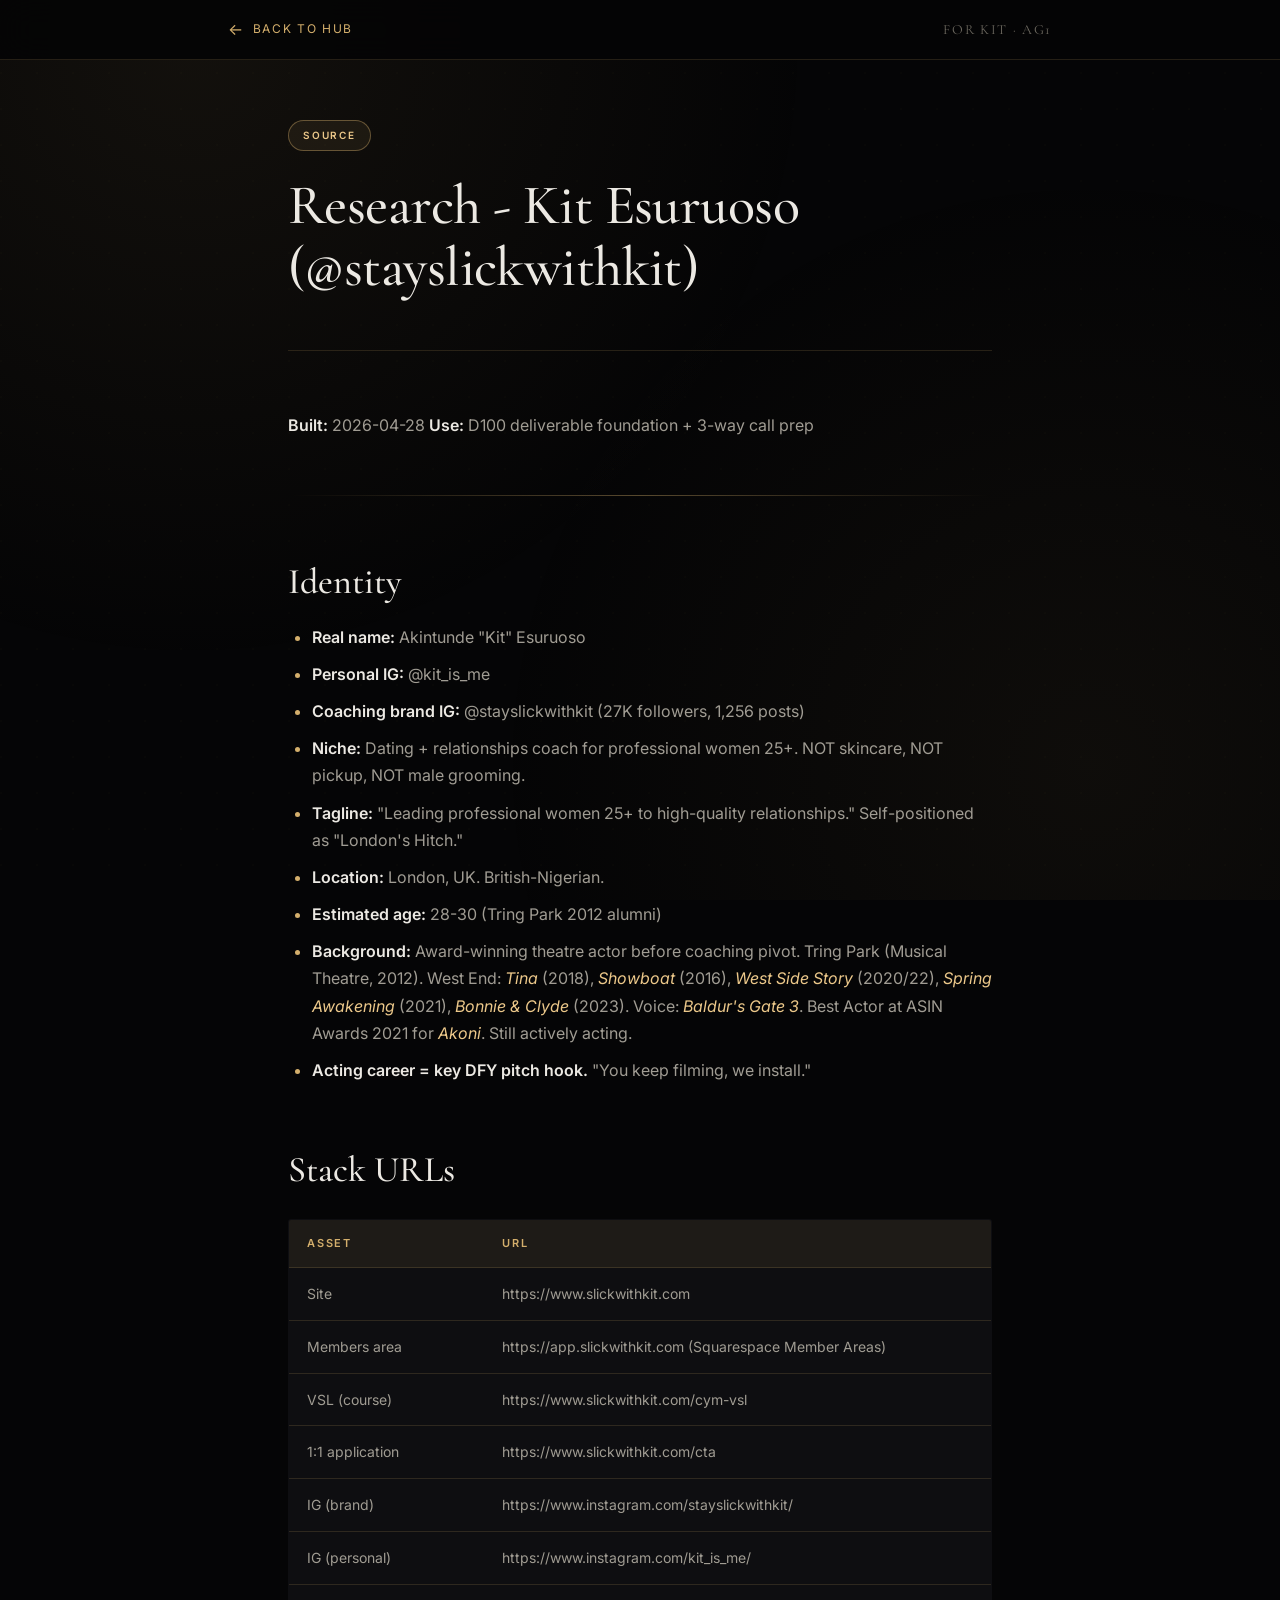
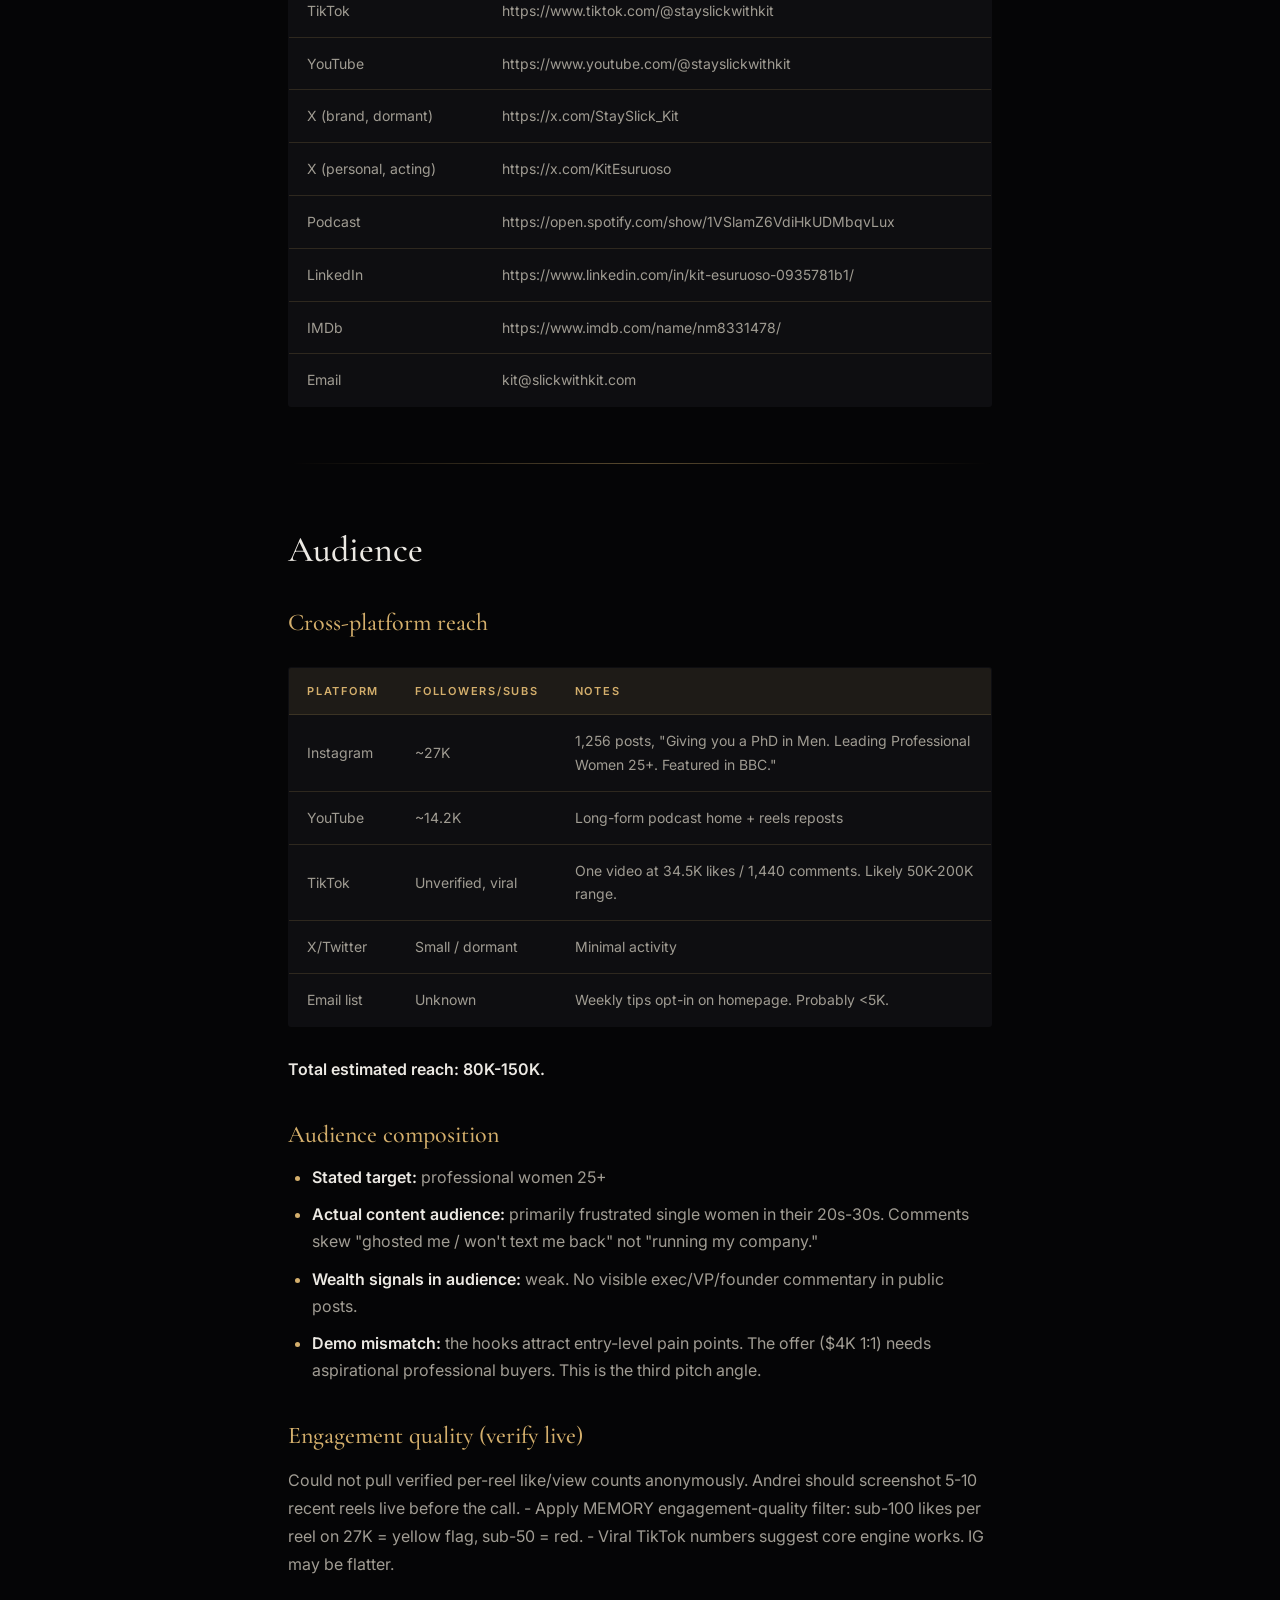
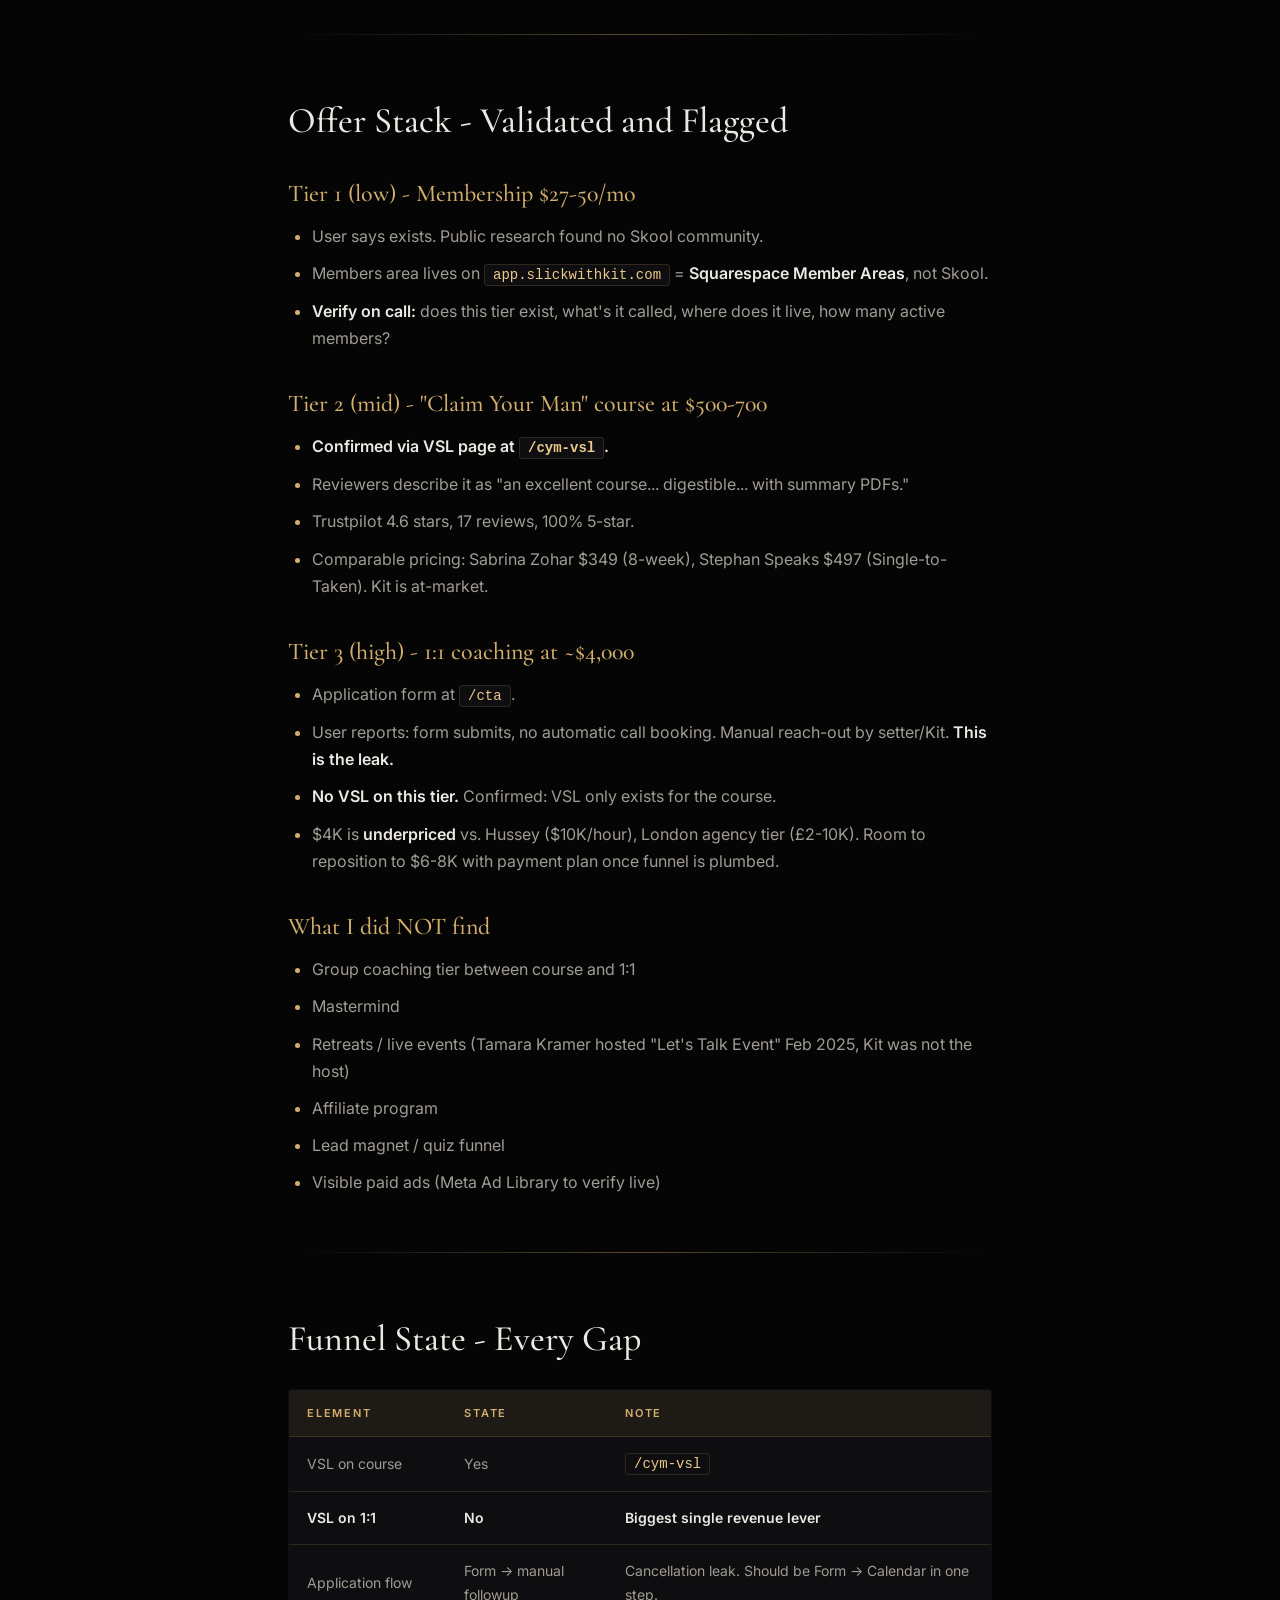
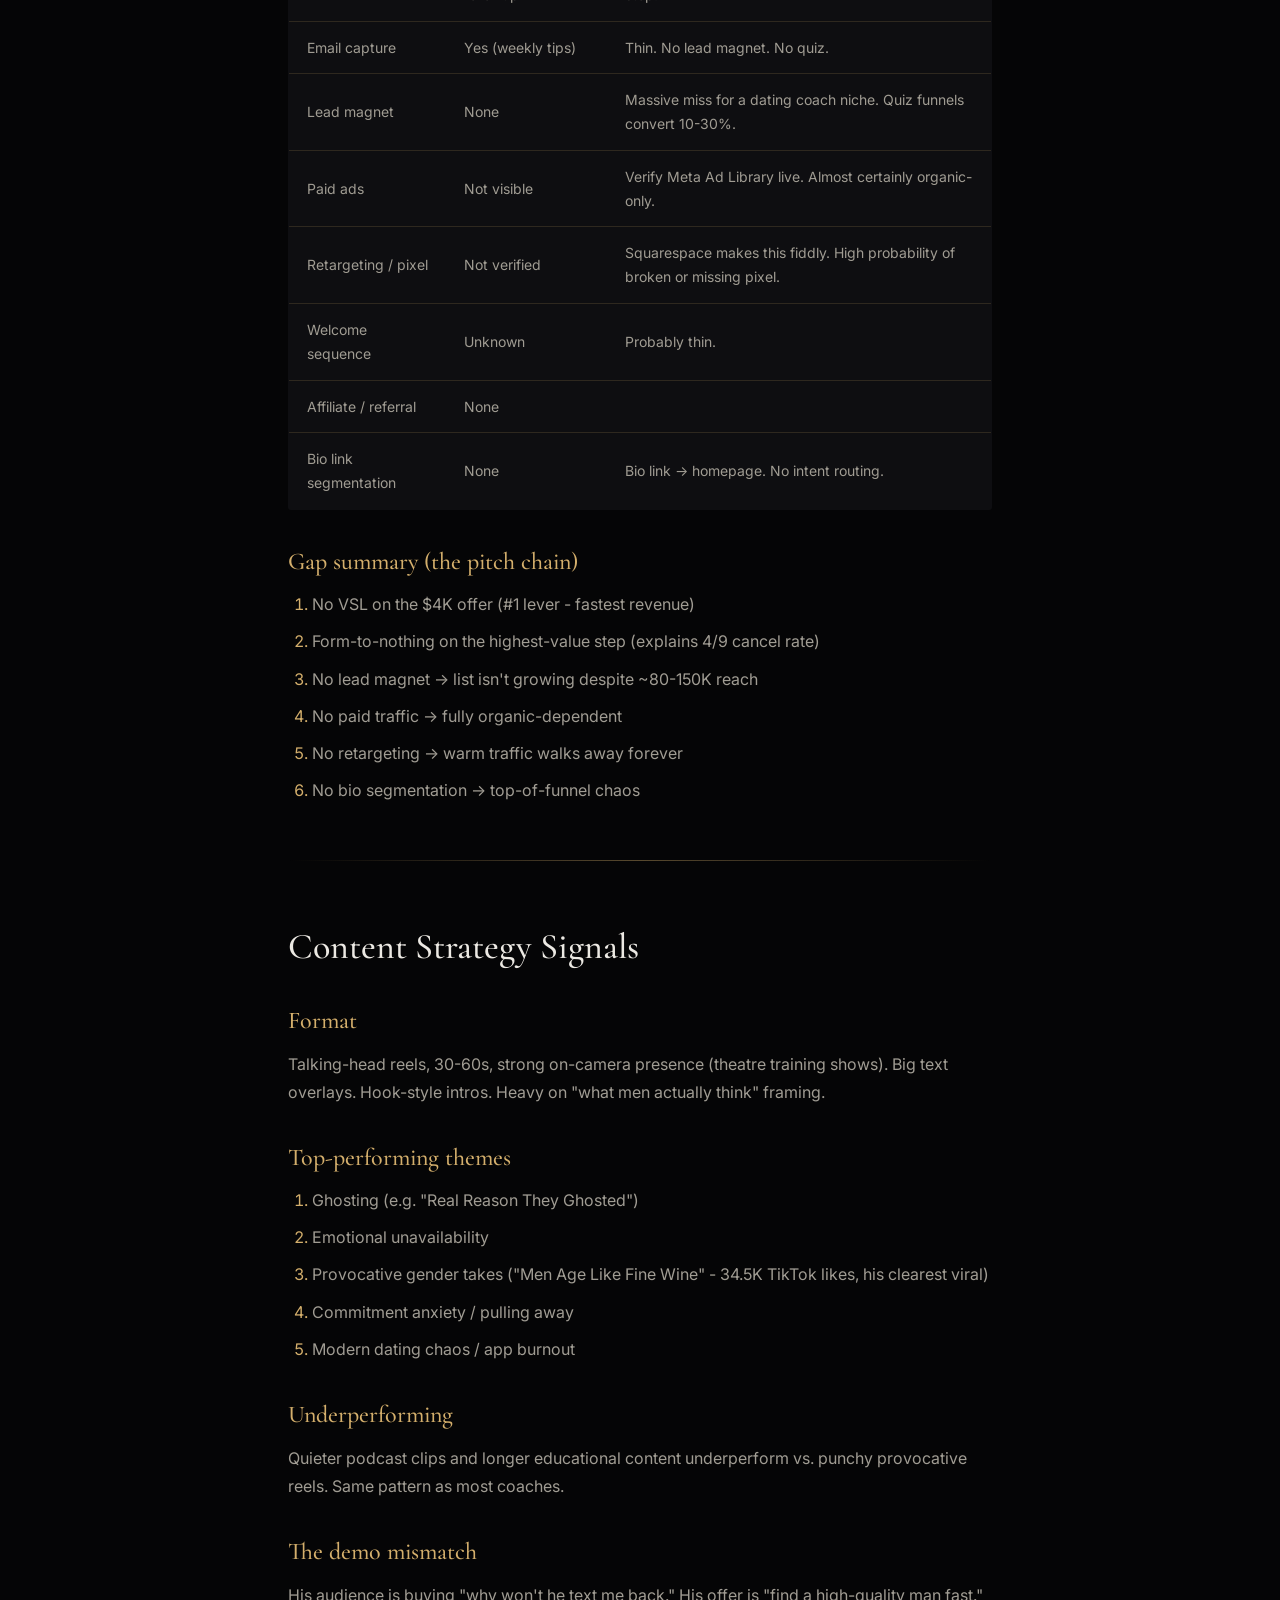
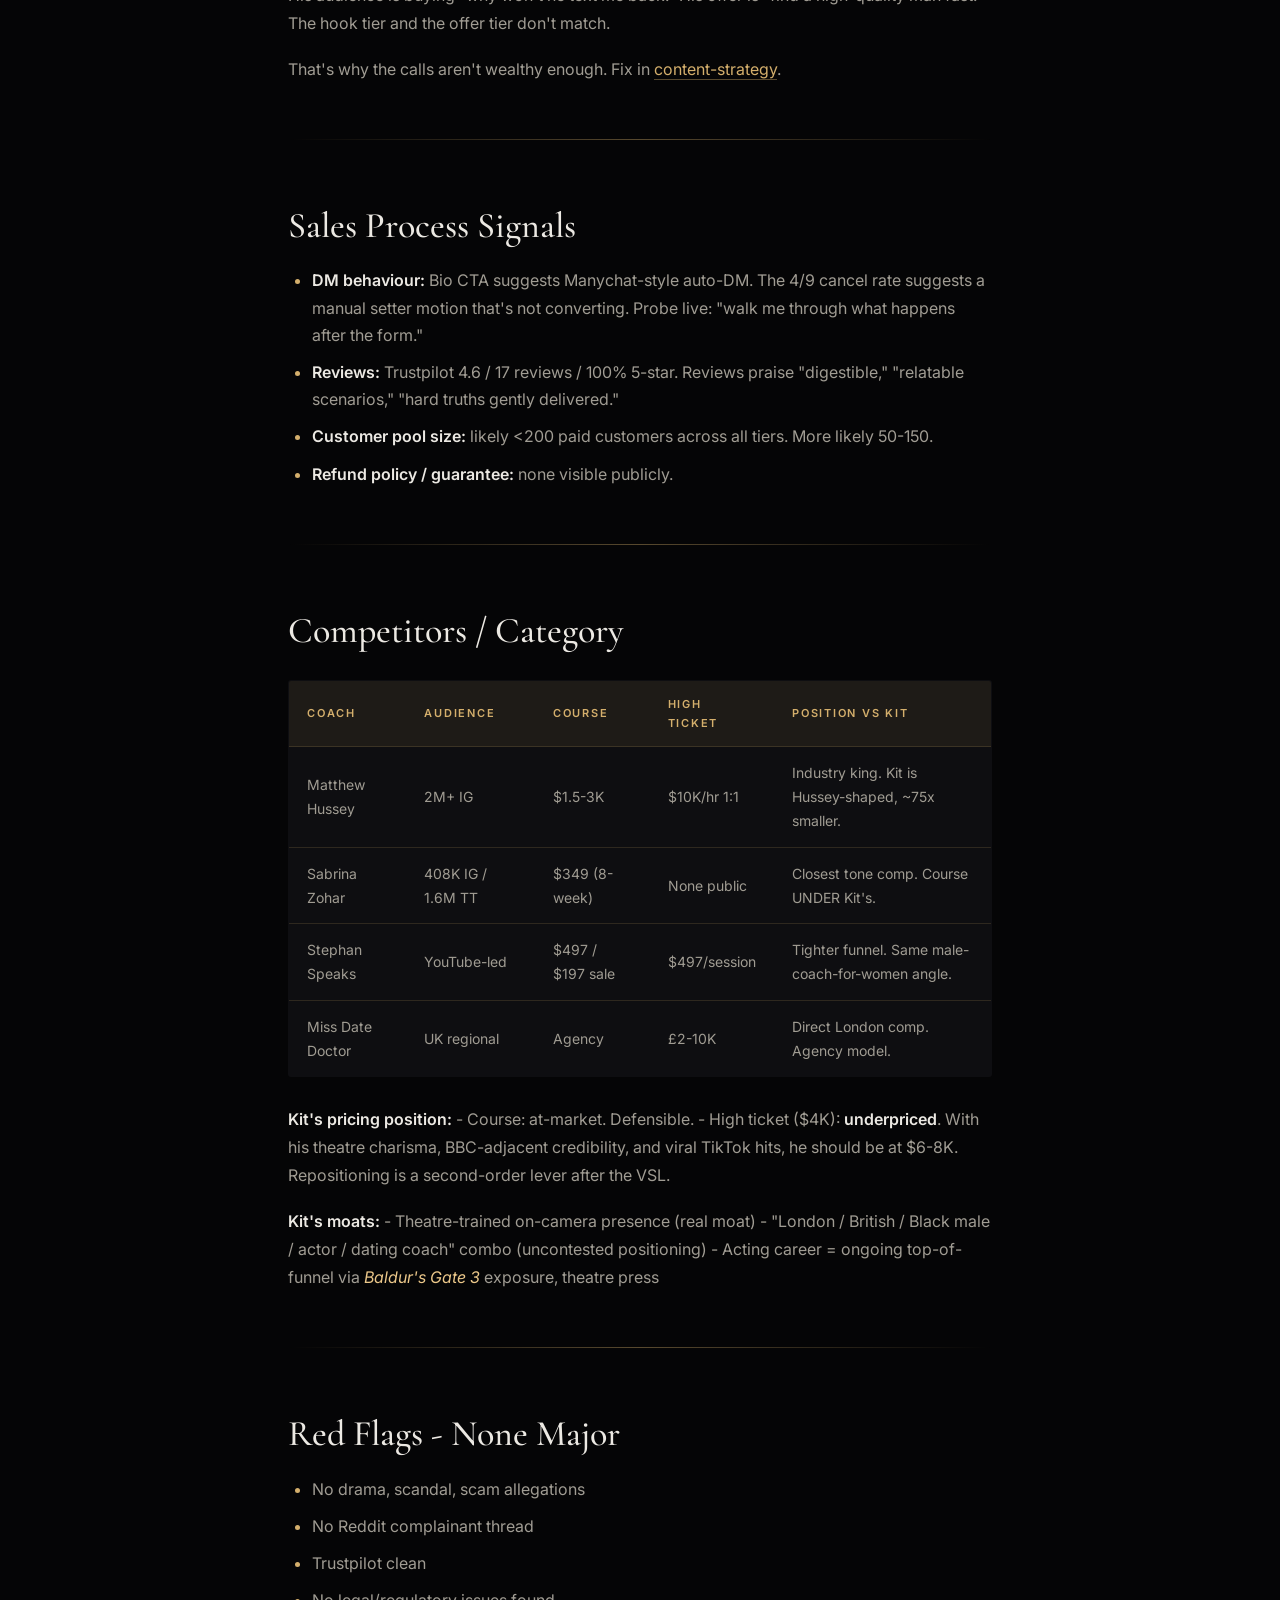
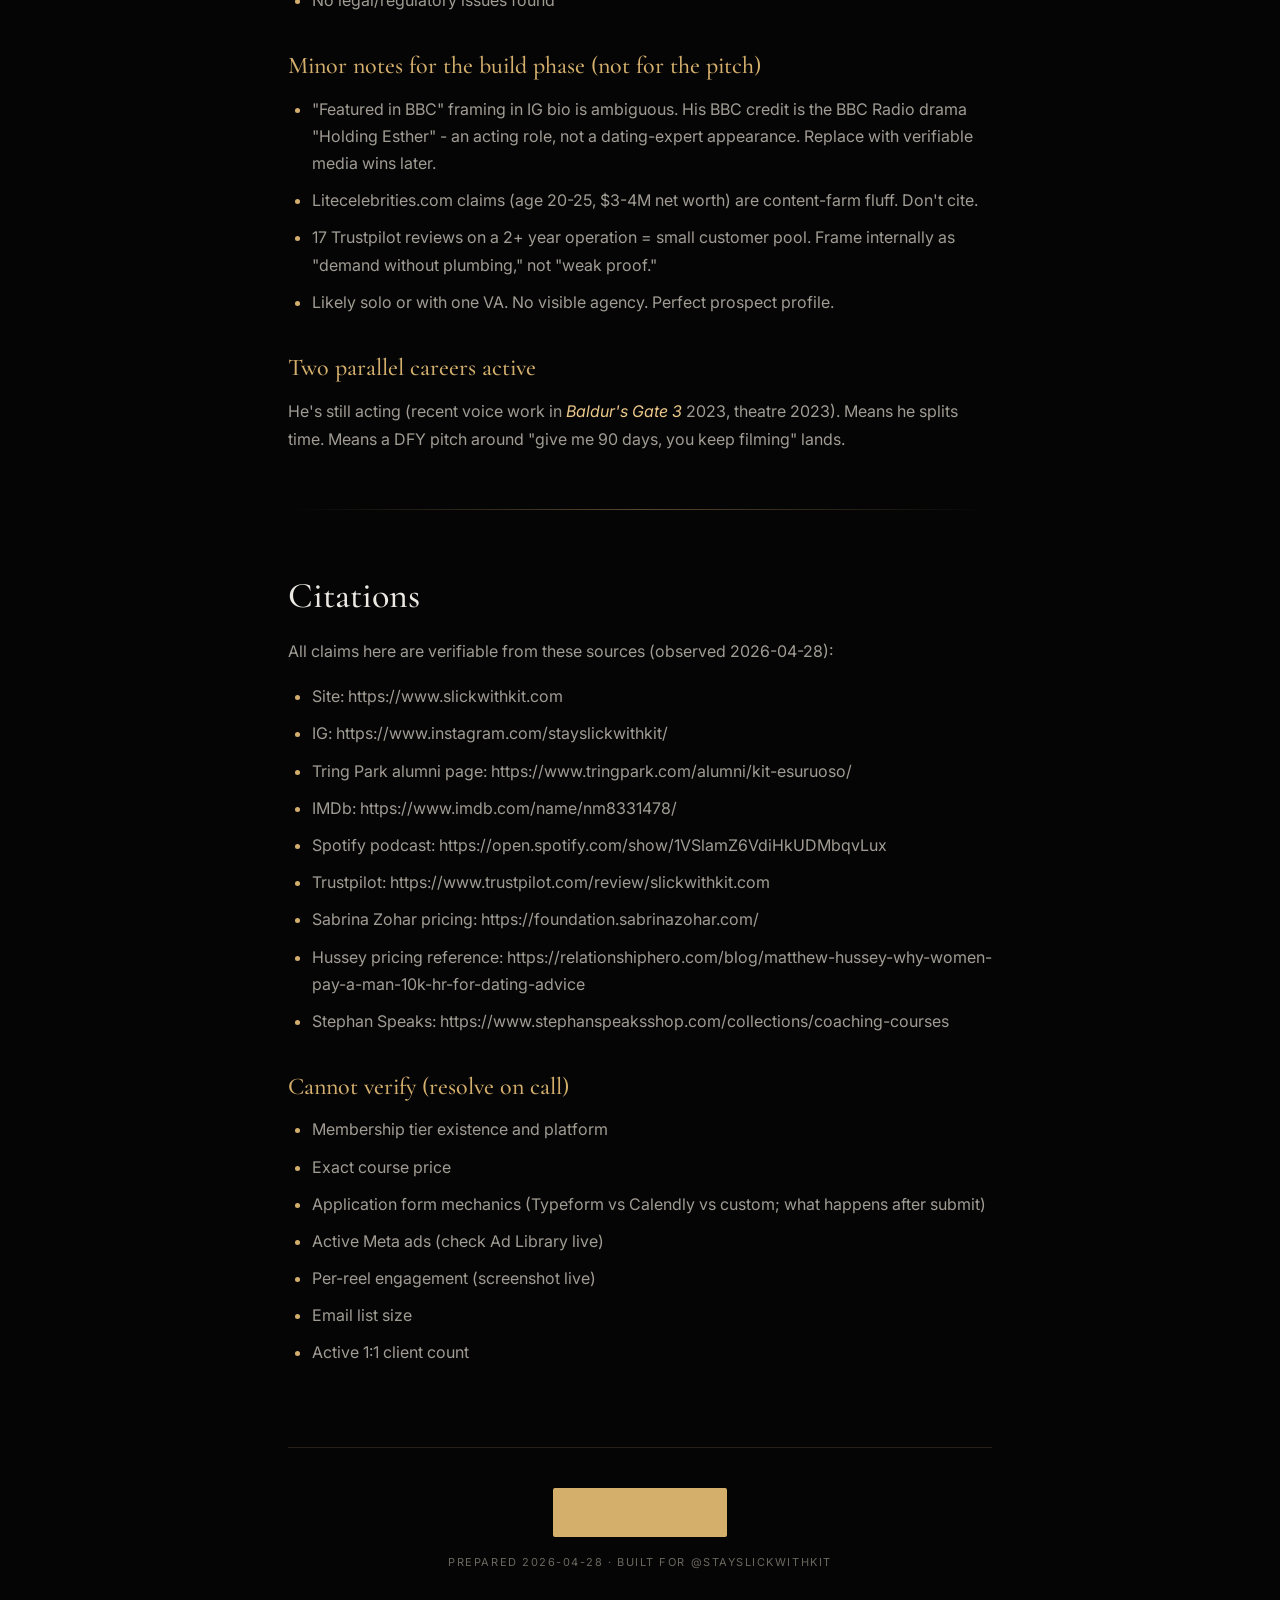
<file: research.html>
<!DOCTYPE html>
<html lang="en">
<head>
<meta charset="UTF-8">
<meta name="viewport" content="width=device-width, initial-scale=1.0">
<title>Research File · For Kit · AG1</title>
<meta name="description" content="Research File - built for Kit Esuruoso by AG1 Consulting.">
<meta name="robots" content="noindex">
<meta property="og:title" content="Research File · For Kit">
<meta property="og:description" content="Part of the funnel audit + 90-day install plan built for @stayslickwithkit by AG1 Consulting.">
<meta property="og:type" content="article">
<meta property="og:image" content="https://andrei170.github.io/stayslickwithkit-hub/og-image.png">
<meta name="twitter:card" content="summary_large_image">
<link rel="icon" type="image/svg+xml" href="favicon.svg">
<script defer data-domain="andrei170.github.io" src="https://plausible.io/js/script.js"></script>
<link rel="preconnect" href="https://fonts.googleapis.com">
<link rel="preconnect" href="https://fonts.gstatic.com" crossorigin>
<link href="https://fonts.googleapis.com/css2?family=Cormorant+Garamond:wght@400;500;600;700&family=Inter:wght@300;400;500;600;700&display=swap" rel="stylesheet">
<link rel="stylesheet" href="docs.css">
</head>
<body>

<nav class="nav">
  <div class="nav-inner">
    <a href="index.html" class="nav-back"><span class="arrow">&larr;</span> Back to Hub</a>
    <span class="nav-title">For Kit · AG1</span>
  </div>
</nav>

<article class="doc">
  <header class="doc-header">
    <span class="doc-tag">Source</span>
    <h1>Research - Kit Esuruoso (@stayslickwithkit)</h1>
  </header>

  
<p><strong>Built:</strong> 2026-04-28
<strong>Use:</strong> D100 deliverable foundation + 3-way call prep</p>
<hr />
<h2>Identity</h2>
<ul>
<li><strong>Real name:</strong> Akintunde "Kit" Esuruoso</li>
<li><strong>Personal IG:</strong> @kit_is_me</li>
<li><strong>Coaching brand IG:</strong> @stayslickwithkit (27K followers, 1,256 posts)</li>
<li><strong>Niche:</strong> Dating + relationships coach for professional women 25+. NOT skincare, NOT pickup, NOT male grooming.</li>
<li><strong>Tagline:</strong> "Leading professional women 25+ to high-quality relationships." Self-positioned as "London's Hitch."</li>
<li><strong>Location:</strong> London, UK. British-Nigerian.</li>
<li><strong>Estimated age:</strong> 28-30 (Tring Park 2012 alumni)</li>
<li><strong>Background:</strong> Award-winning theatre actor before coaching pivot. Tring Park (Musical Theatre, 2012). West End: <em>Tina</em> (2018), <em>Showboat</em> (2016), <em>West Side Story</em> (2020/22), <em>Spring Awakening</em> (2021), <em>Bonnie &amp; Clyde</em> (2023). Voice: <em>Baldur's Gate 3</em>. Best Actor at ASIN Awards 2021 for <em>Akoni</em>. Still actively acting.</li>
<li><strong>Acting career = key DFY pitch hook.</strong> "You keep filming, we install."</li>
</ul>
<h2>Stack URLs</h2>
<table>
<thead>
<tr>
<th>Asset</th>
<th>URL</th>
</tr>
</thead>
<tbody>
<tr>
<td>Site</td>
<td>https://www.slickwithkit.com</td>
</tr>
<tr>
<td>Members area</td>
<td>https://app.slickwithkit.com (Squarespace Member Areas)</td>
</tr>
<tr>
<td>VSL (course)</td>
<td>https://www.slickwithkit.com/cym-vsl</td>
</tr>
<tr>
<td>1:1 application</td>
<td>https://www.slickwithkit.com/cta</td>
</tr>
<tr>
<td>IG (brand)</td>
<td>https://www.instagram.com/stayslickwithkit/</td>
</tr>
<tr>
<td>IG (personal)</td>
<td>https://www.instagram.com/kit_is_me/</td>
</tr>
<tr>
<td>TikTok</td>
<td>https://www.tiktok.com/@stayslickwithkit</td>
</tr>
<tr>
<td>YouTube</td>
<td>https://www.youtube.com/@stayslickwithkit</td>
</tr>
<tr>
<td>X (brand, dormant)</td>
<td>https://x.com/StaySlick_Kit</td>
</tr>
<tr>
<td>X (personal, acting)</td>
<td>https://x.com/KitEsuruoso</td>
</tr>
<tr>
<td>Podcast</td>
<td>https://open.spotify.com/show/1VSlamZ6VdiHkUDMbqvLux</td>
</tr>
<tr>
<td>LinkedIn</td>
<td>https://www.linkedin.com/in/kit-esuruoso-0935781b1/</td>
</tr>
<tr>
<td>IMDb</td>
<td>https://www.imdb.com/name/nm8331478/</td>
</tr>
<tr>
<td>Email</td>
<td>kit@slickwithkit.com</td>
</tr>
</tbody>
</table>
<hr />
<h2>Audience</h2>
<h3>Cross-platform reach</h3>
<table>
<thead>
<tr>
<th>Platform</th>
<th>Followers/Subs</th>
<th>Notes</th>
</tr>
</thead>
<tbody>
<tr>
<td>Instagram</td>
<td>~27K</td>
<td>1,256 posts, "Giving you a PhD in Men. Leading Professional Women 25+. Featured in BBC."</td>
</tr>
<tr>
<td>YouTube</td>
<td>~14.2K</td>
<td>Long-form podcast home + reels reposts</td>
</tr>
<tr>
<td>TikTok</td>
<td>Unverified, viral</td>
<td>One video at 34.5K likes / 1,440 comments. Likely 50K-200K range.</td>
</tr>
<tr>
<td>X/Twitter</td>
<td>Small / dormant</td>
<td>Minimal activity</td>
</tr>
<tr>
<td>Email list</td>
<td>Unknown</td>
<td>Weekly tips opt-in on homepage. Probably &lt;5K.</td>
</tr>
</tbody>
</table>
<p><strong>Total estimated reach: 80K-150K.</strong></p>
<h3>Audience composition</h3>
<ul>
<li><strong>Stated target:</strong> professional women 25+</li>
<li><strong>Actual content audience:</strong> primarily frustrated single women in their 20s-30s. Comments skew "ghosted me / won't text me back" not "running my company."</li>
<li><strong>Wealth signals in audience:</strong> weak. No visible exec/VP/founder commentary in public posts.</li>
<li><strong>Demo mismatch:</strong> the hooks attract entry-level pain points. The offer ($4K 1:1) needs aspirational professional buyers. This is the third pitch angle.</li>
</ul>
<h3>Engagement quality (verify live)</h3>
<p>Could not pull verified per-reel like/view counts anonymously. Andrei should screenshot 5-10 recent reels live before the call.
- Apply MEMORY engagement-quality filter: sub-100 likes per reel on 27K = yellow flag, sub-50 = red.
- Viral TikTok numbers suggest core engine works. IG may be flatter.</p>
<hr />
<h2>Offer Stack - Validated and Flagged</h2>
<h3>Tier 1 (low) - Membership $27-50/mo</h3>
<ul>
<li>User says exists. Public research found no Skool community.</li>
<li>Members area lives on <code>app.slickwithkit.com</code> = <strong>Squarespace Member Areas</strong>, not Skool.</li>
<li><strong>Verify on call:</strong> does this tier exist, what's it called, where does it live, how many active members?</li>
</ul>
<h3>Tier 2 (mid) - "Claim Your Man" course at $500-700</h3>
<ul>
<li><strong>Confirmed via VSL page at <code>/cym-vsl</code>.</strong></li>
<li>Reviewers describe it as "an excellent course... digestible... with summary PDFs."</li>
<li>Trustpilot 4.6 stars, 17 reviews, 100% 5-star.</li>
<li>Comparable pricing: Sabrina Zohar $349 (8-week), Stephan Speaks $497 (Single-to-Taken). Kit is at-market.</li>
</ul>
<h3>Tier 3 (high) - 1:1 coaching at ~$4,000</h3>
<ul>
<li>Application form at <code>/cta</code>.</li>
<li>User reports: form submits, no automatic call booking. Manual reach-out by setter/Kit. <strong>This is the leak.</strong></li>
<li><strong>No VSL on this tier.</strong> Confirmed: VSL only exists for the course.</li>
<li>$4K is <strong>underpriced</strong> vs. Hussey ($10K/hour), London agency tier (£2-10K). Room to reposition to $6-8K with payment plan once funnel is plumbed.</li>
</ul>
<h3>What I did NOT find</h3>
<ul>
<li>Group coaching tier between course and 1:1</li>
<li>Mastermind</li>
<li>Retreats / live events (Tamara Kramer hosted "Let's Talk Event" Feb 2025, Kit was not the host)</li>
<li>Affiliate program</li>
<li>Lead magnet / quiz funnel</li>
<li>Visible paid ads (Meta Ad Library to verify live)</li>
</ul>
<hr />
<h2>Funnel State - Every Gap</h2>
<table>
<thead>
<tr>
<th>Element</th>
<th>State</th>
<th>Note</th>
</tr>
</thead>
<tbody>
<tr>
<td>VSL on course</td>
<td>Yes</td>
<td><code>/cym-vsl</code></td>
</tr>
<tr>
<td><strong>VSL on 1:1</strong></td>
<td><strong>No</strong></td>
<td><strong>Biggest single revenue lever</strong></td>
</tr>
<tr>
<td>Application flow</td>
<td>Form → manual followup</td>
<td>Cancellation leak. Should be Form → Calendar in one step.</td>
</tr>
<tr>
<td>Email capture</td>
<td>Yes (weekly tips)</td>
<td>Thin. No lead magnet. No quiz.</td>
</tr>
<tr>
<td>Lead magnet</td>
<td>None</td>
<td>Massive miss for a dating coach niche. Quiz funnels convert 10-30%.</td>
</tr>
<tr>
<td>Paid ads</td>
<td>Not visible</td>
<td>Verify Meta Ad Library live. Almost certainly organic-only.</td>
</tr>
<tr>
<td>Retargeting / pixel</td>
<td>Not verified</td>
<td>Squarespace makes this fiddly. High probability of broken or missing pixel.</td>
</tr>
<tr>
<td>Welcome sequence</td>
<td>Unknown</td>
<td>Probably thin.</td>
</tr>
<tr>
<td>Affiliate / referral</td>
<td>None</td>
<td></td>
</tr>
<tr>
<td>Bio link segmentation</td>
<td>None</td>
<td>Bio link → homepage. No intent routing.</td>
</tr>
</tbody>
</table>
<h3>Gap summary (the pitch chain)</h3>
<ol>
<li>No VSL on the $4K offer (#1 lever - fastest revenue)</li>
<li>Form-to-nothing on the highest-value step (explains 4/9 cancel rate)</li>
<li>No lead magnet → list isn't growing despite ~80-150K reach</li>
<li>No paid traffic → fully organic-dependent</li>
<li>No retargeting → warm traffic walks away forever</li>
<li>No bio segmentation → top-of-funnel chaos</li>
</ol>
<hr />
<h2>Content Strategy Signals</h2>
<h3>Format</h3>
<p>Talking-head reels, 30-60s, strong on-camera presence (theatre training shows). Big text overlays. Hook-style intros. Heavy on "what men actually think" framing.</p>
<h3>Top-performing themes</h3>
<ol>
<li>Ghosting (e.g. "Real Reason They Ghosted")</li>
<li>Emotional unavailability</li>
<li>Provocative gender takes ("Men Age Like Fine Wine" - 34.5K TikTok likes, his clearest viral)</li>
<li>Commitment anxiety / pulling away</li>
<li>Modern dating chaos / app burnout</li>
</ol>
<h3>Underperforming</h3>
<p>Quieter podcast clips and longer educational content underperform vs. punchy provocative reels. Same pattern as most coaches.</p>
<h3>The demo mismatch</h3>
<p>His audience is buying "why won't he text me back."
His offer is "find a high-quality man fast."
The hook tier and the offer tier don't match.</p>
<p>That's why the calls aren't wealthy enough. Fix in <a href="content-strategy.html">content-strategy</a>.</p>
<hr />
<h2>Sales Process Signals</h2>
<ul>
<li><strong>DM behaviour:</strong> Bio CTA suggests Manychat-style auto-DM. The 4/9 cancel rate suggests a manual setter motion that's not converting. Probe live: "walk me through what happens after the form."</li>
<li><strong>Reviews:</strong> Trustpilot 4.6 / 17 reviews / 100% 5-star. Reviews praise "digestible," "relatable scenarios," "hard truths gently delivered."</li>
<li><strong>Customer pool size:</strong> likely &lt;200 paid customers across all tiers. More likely 50-150.</li>
<li><strong>Refund policy / guarantee:</strong> none visible publicly.</li>
</ul>
<hr />
<h2>Competitors / Category</h2>
<table>
<thead>
<tr>
<th>Coach</th>
<th>Audience</th>
<th>Course</th>
<th>High ticket</th>
<th>Position vs Kit</th>
</tr>
</thead>
<tbody>
<tr>
<td>Matthew Hussey</td>
<td>2M+ IG</td>
<td>$1.5-3K</td>
<td>$10K/hr 1:1</td>
<td>Industry king. Kit is Hussey-shaped, ~75x smaller.</td>
</tr>
<tr>
<td>Sabrina Zohar</td>
<td>408K IG / 1.6M TT</td>
<td>$349 (8-week)</td>
<td>None public</td>
<td>Closest tone comp. Course UNDER Kit's.</td>
</tr>
<tr>
<td>Stephan Speaks</td>
<td>YouTube-led</td>
<td>$497 / $197 sale</td>
<td>$497/session</td>
<td>Tighter funnel. Same male-coach-for-women angle.</td>
</tr>
<tr>
<td>Miss Date Doctor</td>
<td>UK regional</td>
<td>Agency</td>
<td>£2-10K</td>
<td>Direct London comp. Agency model.</td>
</tr>
</tbody>
</table>
<p><strong>Kit's pricing position:</strong>
- Course: at-market. Defensible.
- High ticket ($4K): <strong>underpriced</strong>. With his theatre charisma, BBC-adjacent credibility, and viral TikTok hits, he should be at $6-8K. Repositioning is a second-order lever after the VSL.</p>
<p><strong>Kit's moats:</strong>
- Theatre-trained on-camera presence (real moat)
- "London / British / Black male / actor / dating coach" combo (uncontested positioning)
- Acting career = ongoing top-of-funnel via <em>Baldur's Gate 3</em> exposure, theatre press</p>
<hr />
<h2>Red Flags - None Major</h2>
<ul>
<li>No drama, scandal, scam allegations</li>
<li>No Reddit complainant thread</li>
<li>Trustpilot clean</li>
<li>No legal/regulatory issues found</li>
</ul>
<h3>Minor notes for the build phase (not for the pitch)</h3>
<ul>
<li>"Featured in BBC" framing in IG bio is ambiguous. His BBC credit is the BBC Radio drama "Holding Esther" - an acting role, not a dating-expert appearance. Replace with verifiable media wins later.</li>
<li>Litecelebrities.com claims (age 20-25, $3-4M net worth) are content-farm fluff. Don't cite.</li>
<li>17 Trustpilot reviews on a 2+ year operation = small customer pool. Frame internally as "demand without plumbing," not "weak proof."</li>
<li>Likely solo or with one VA. No visible agency. Perfect prospect profile.</li>
</ul>
<h3>Two parallel careers active</h3>
<p>He's still acting (recent voice work in <em>Baldur's Gate 3</em> 2023, theatre 2023). Means he splits time. Means a DFY pitch around "give me 90 days, you keep filming" lands.</p>
<hr />
<h2>Citations</h2>
<p>All claims here are verifiable from these sources (observed 2026-04-28):</p>
<ul>
<li>Site: https://www.slickwithkit.com</li>
<li>IG: https://www.instagram.com/stayslickwithkit/</li>
<li>Tring Park alumni page: https://www.tringpark.com/alumni/kit-esuruoso/</li>
<li>IMDb: https://www.imdb.com/name/nm8331478/</li>
<li>Spotify podcast: https://open.spotify.com/show/1VSlamZ6VdiHkUDMbqvLux</li>
<li>Trustpilot: https://www.trustpilot.com/review/slickwithkit.com</li>
<li>Sabrina Zohar pricing: https://foundation.sabrinazohar.com/</li>
<li>Hussey pricing reference: https://relationshiphero.com/blog/matthew-hussey-why-women-pay-a-man-10k-hr-for-dating-advice</li>
<li>Stephan Speaks: https://www.stephanspeaksshop.com/collections/coaching-courses</li>
</ul>
<h3>Cannot verify (resolve on call)</h3>
<ul>
<li>Membership tier existence and platform</li>
<li>Exact course price</li>
<li>Application form mechanics (Typeform vs Calendly vs custom; what happens after submit)</li>
<li>Active Meta ads (check Ad Library live)</li>
<li>Per-reel engagement (screenshot live)</li>
<li>Email list size</li>
<li>Active 1:1 client count</li>
</ul>

  <footer class="doc-footer">
    <a href="index.html" class="doc-footer-link">Back to Hub</a>
    <div class="doc-meta">Prepared 2026-04-28 &middot; Built for @stayslickwithkit</div>
  </footer>
</article>

</body>
</html>
</file>
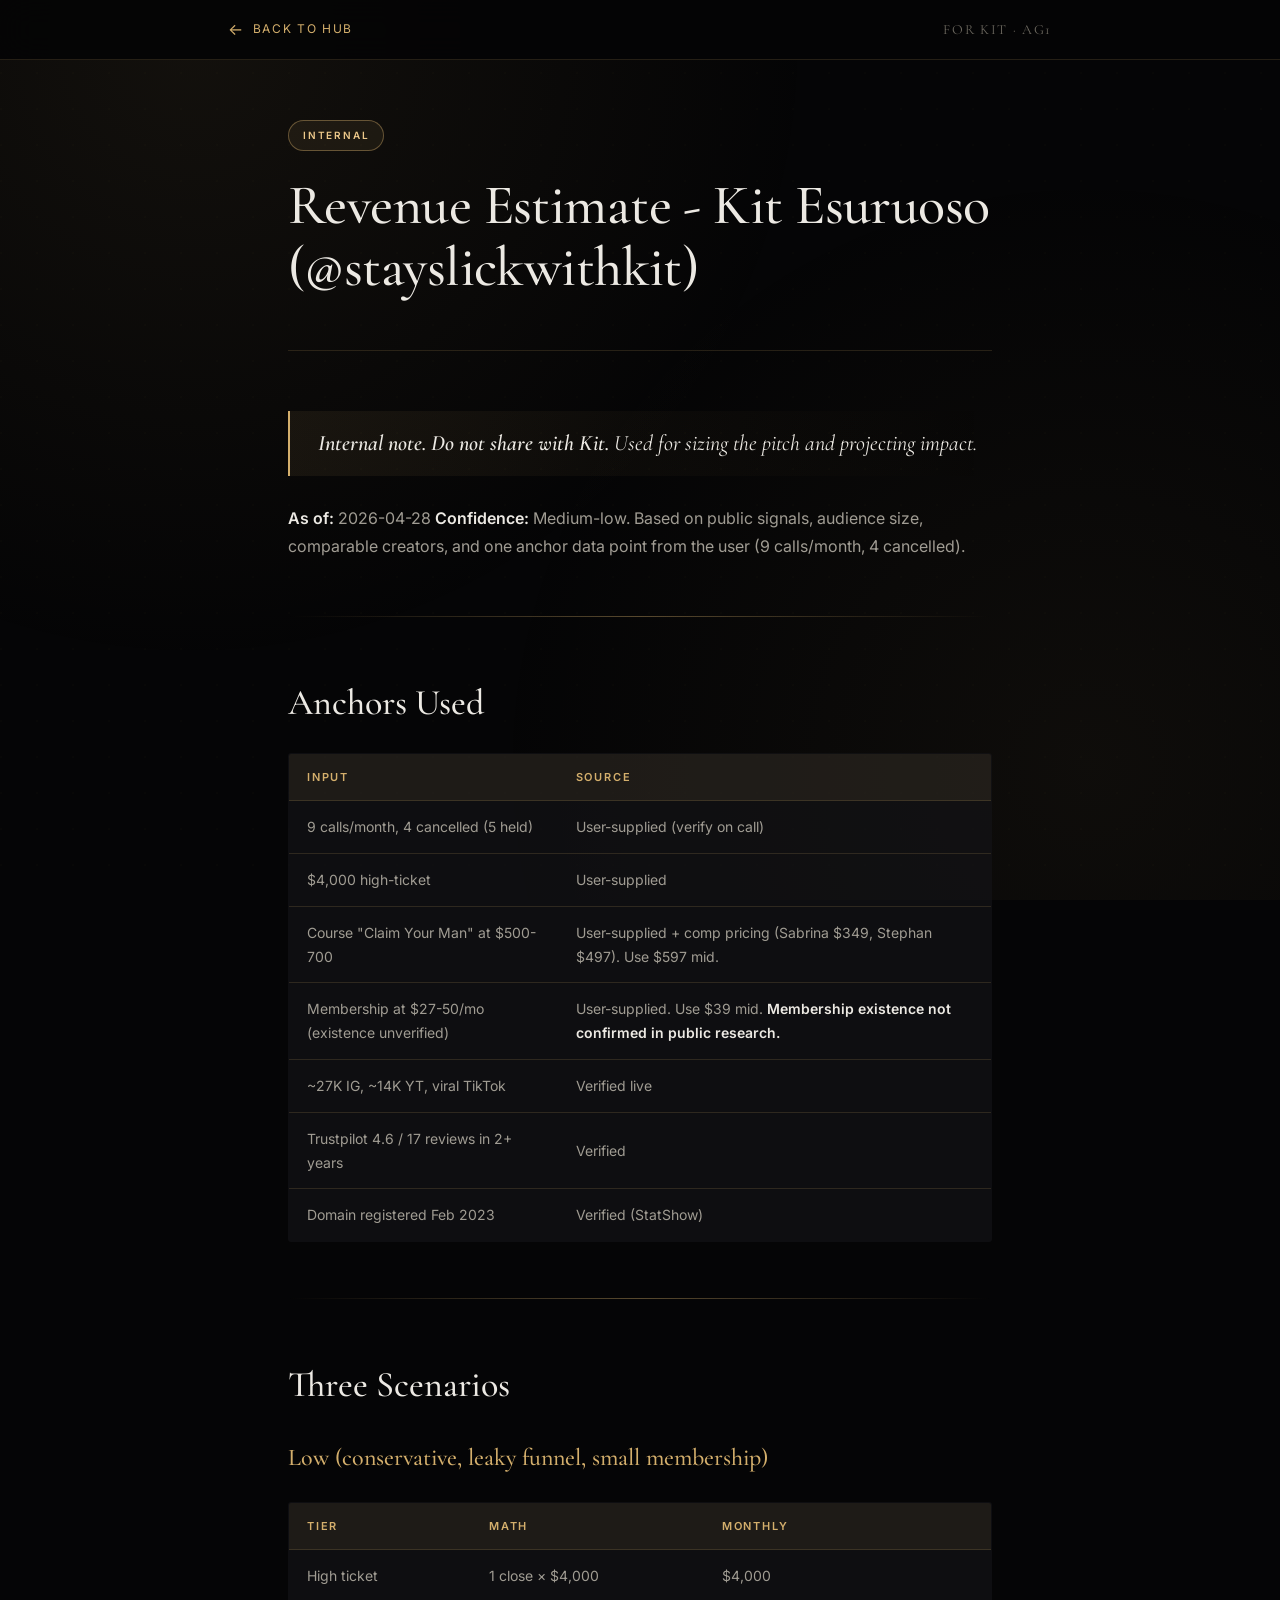
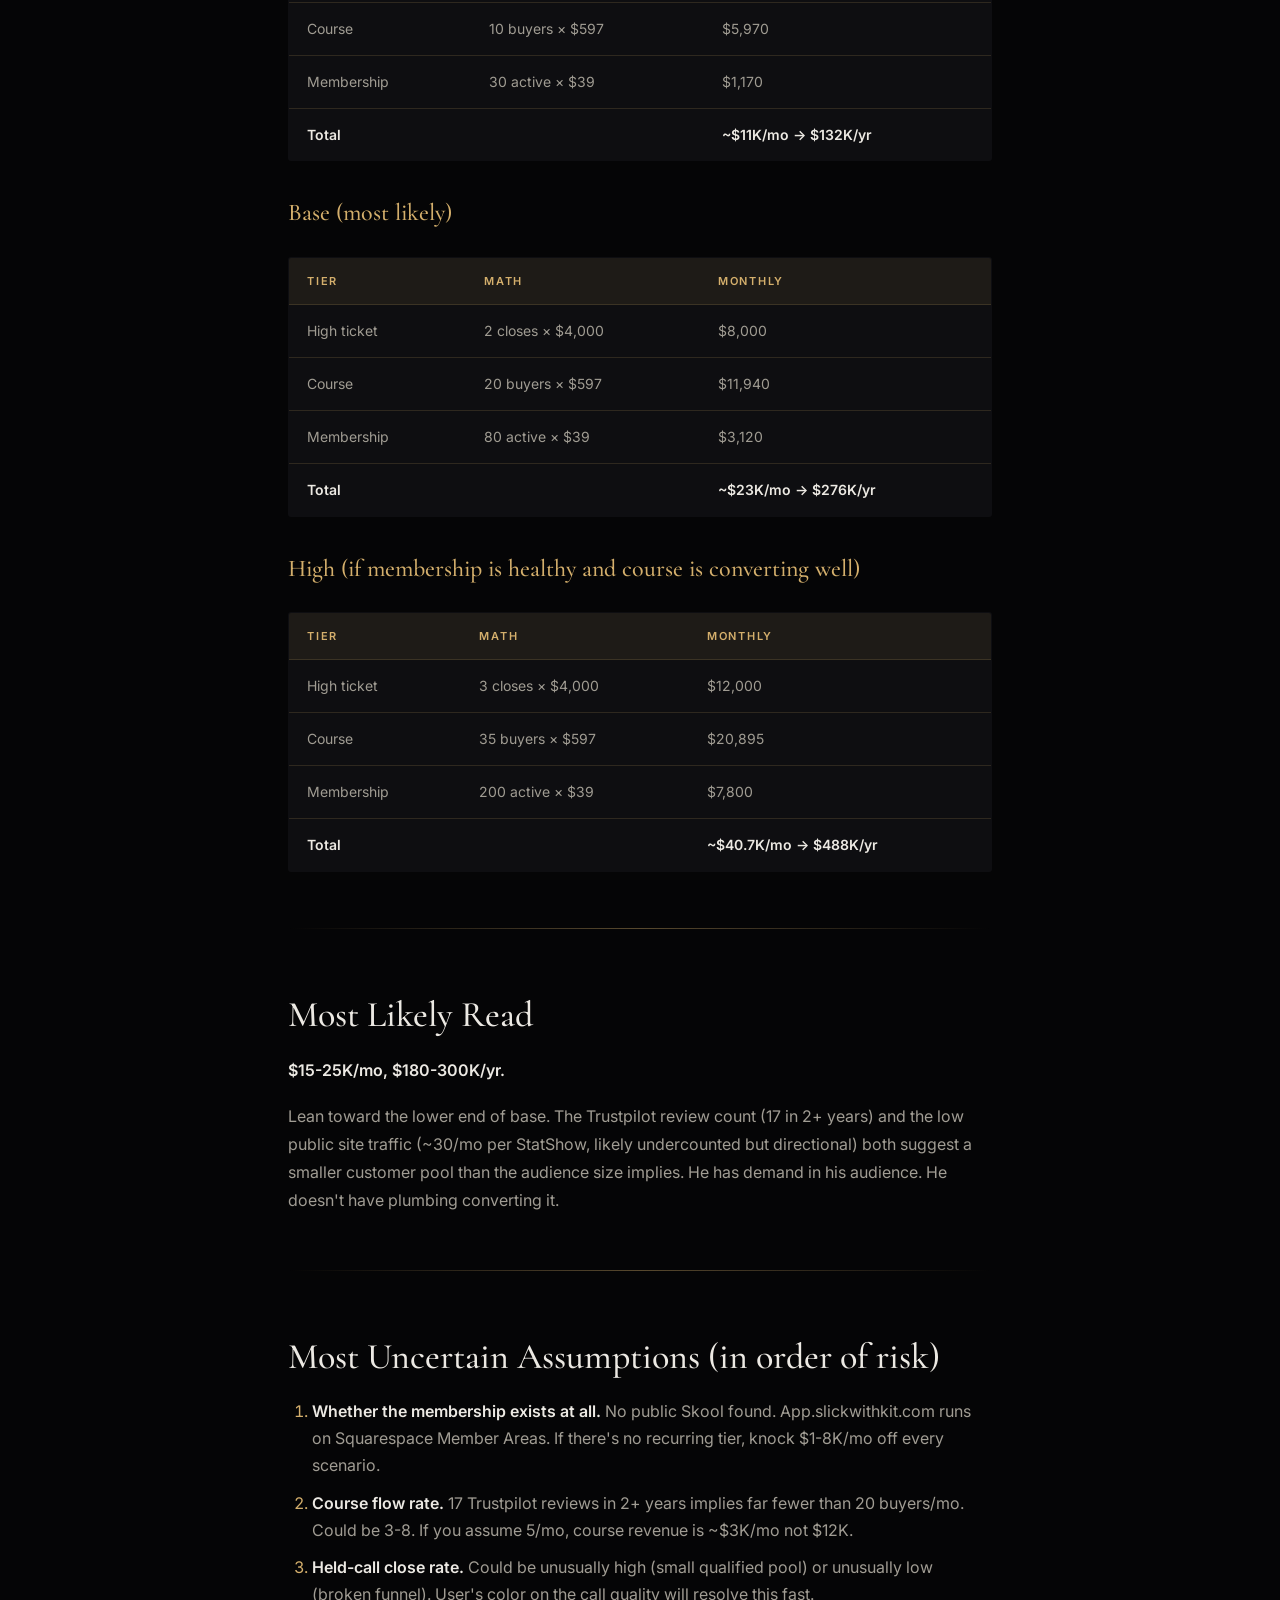
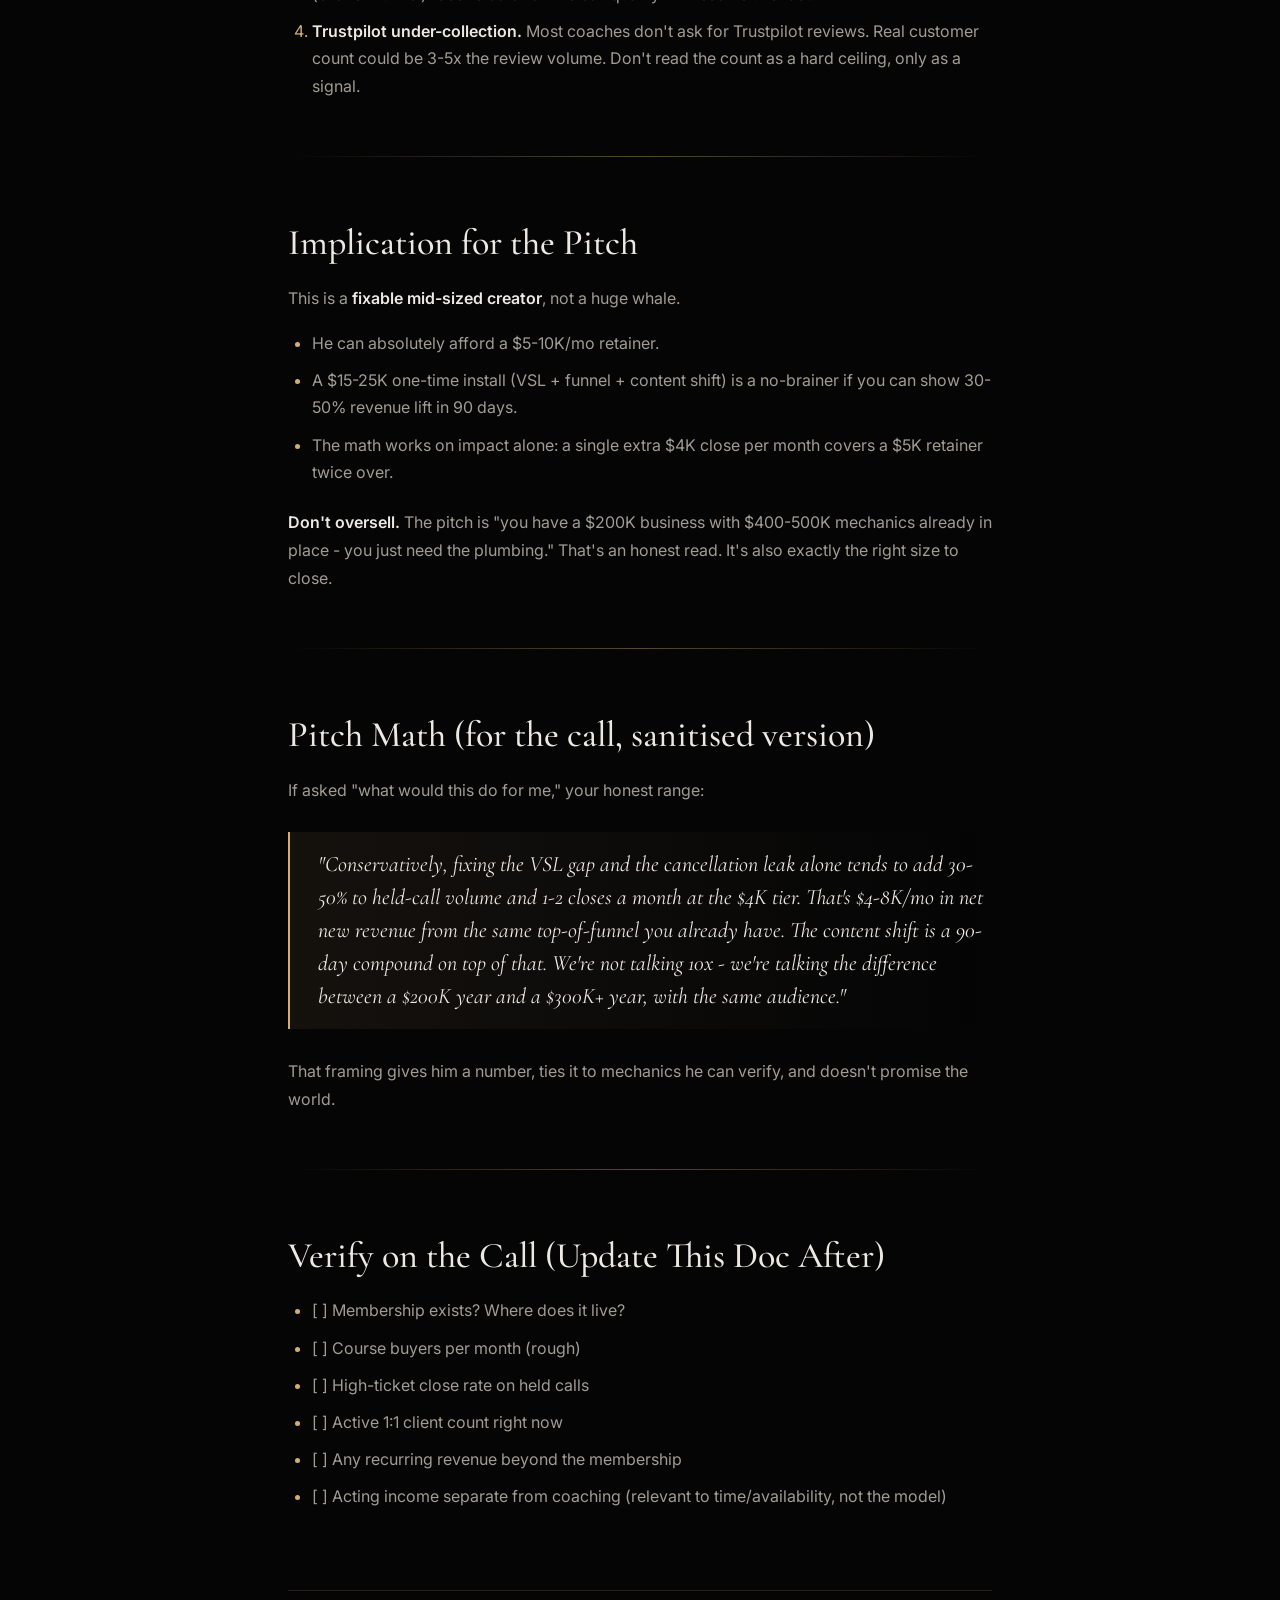
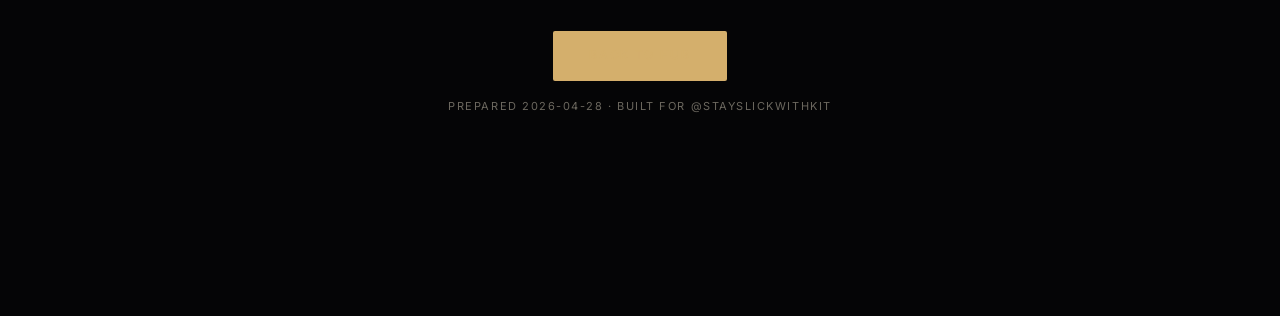
<file: revenue-estimate.html>
<!DOCTYPE html>
<html lang="en">
<head>
<meta charset="UTF-8">
<meta name="viewport" content="width=device-width, initial-scale=1.0">
<title>Revenue Estimate · For Kit · AG1</title>
<meta name="description" content="Revenue Estimate - built for Kit Esuruoso by AG1 Consulting.">
<meta name="robots" content="noindex">
<meta property="og:title" content="Revenue Estimate · For Kit">
<meta property="og:description" content="Part of the funnel audit + 90-day install plan built for @stayslickwithkit by AG1 Consulting.">
<meta property="og:type" content="article">
<meta property="og:image" content="https://andrei170.github.io/stayslickwithkit-hub/og-image.png">
<meta name="twitter:card" content="summary_large_image">
<link rel="icon" type="image/svg+xml" href="favicon.svg">
<script defer data-domain="andrei170.github.io" src="https://plausible.io/js/script.js"></script>
<link rel="preconnect" href="https://fonts.googleapis.com">
<link rel="preconnect" href="https://fonts.gstatic.com" crossorigin>
<link href="https://fonts.googleapis.com/css2?family=Cormorant+Garamond:wght@400;500;600;700&family=Inter:wght@300;400;500;600;700&display=swap" rel="stylesheet">
<link rel="stylesheet" href="docs.css">
</head>
<body>

<nav class="nav">
  <div class="nav-inner">
    <a href="index.html" class="nav-back"><span class="arrow">&larr;</span> Back to Hub</a>
    <span class="nav-title">For Kit · AG1</span>
  </div>
</nav>

<article class="doc">
  <header class="doc-header">
    <span class="doc-tag">Internal</span>
    <h1>Revenue Estimate - Kit Esuruoso (@stayslickwithkit)</h1>
  </header>

  
<blockquote>
<p><strong>Internal note. Do not share with Kit.</strong> Used for sizing the pitch and projecting impact.</p>
</blockquote>
<p><strong>As of:</strong> 2026-04-28
<strong>Confidence:</strong> Medium-low. Based on public signals, audience size, comparable creators, and one anchor data point from the user (9 calls/month, 4 cancelled).</p>
<hr />
<h2>Anchors Used</h2>
<table>
<thead>
<tr>
<th>Input</th>
<th>Source</th>
</tr>
</thead>
<tbody>
<tr>
<td>9 calls/month, 4 cancelled (5 held)</td>
<td>User-supplied (verify on call)</td>
</tr>
<tr>
<td>$4,000 high-ticket</td>
<td>User-supplied</td>
</tr>
<tr>
<td>Course "Claim Your Man" at $500-700</td>
<td>User-supplied + comp pricing (Sabrina $349, Stephan $497). Use $597 mid.</td>
</tr>
<tr>
<td>Membership at $27-50/mo (existence unverified)</td>
<td>User-supplied. Use $39 mid. <strong>Membership existence not confirmed in public research.</strong></td>
</tr>
<tr>
<td>~27K IG, ~14K YT, viral TikTok</td>
<td>Verified live</td>
</tr>
<tr>
<td>Trustpilot 4.6 / 17 reviews in 2+ years</td>
<td>Verified</td>
</tr>
<tr>
<td>Domain registered Feb 2023</td>
<td>Verified (StatShow)</td>
</tr>
</tbody>
</table>
<hr />
<h2>Three Scenarios</h2>
<h3>Low (conservative, leaky funnel, small membership)</h3>
<table>
<thead>
<tr>
<th>Tier</th>
<th>Math</th>
<th>Monthly</th>
</tr>
</thead>
<tbody>
<tr>
<td>High ticket</td>
<td>1 close × $4,000</td>
<td>$4,000</td>
</tr>
<tr>
<td>Course</td>
<td>10 buyers × $597</td>
<td>$5,970</td>
</tr>
<tr>
<td>Membership</td>
<td>30 active × $39</td>
<td>$1,170</td>
</tr>
<tr>
<td><strong>Total</strong></td>
<td></td>
<td><strong>~$11K/mo → $132K/yr</strong></td>
</tr>
</tbody>
</table>
<h3>Base (most likely)</h3>
<table>
<thead>
<tr>
<th>Tier</th>
<th>Math</th>
<th>Monthly</th>
</tr>
</thead>
<tbody>
<tr>
<td>High ticket</td>
<td>2 closes × $4,000</td>
<td>$8,000</td>
</tr>
<tr>
<td>Course</td>
<td>20 buyers × $597</td>
<td>$11,940</td>
</tr>
<tr>
<td>Membership</td>
<td>80 active × $39</td>
<td>$3,120</td>
</tr>
<tr>
<td><strong>Total</strong></td>
<td></td>
<td><strong>~$23K/mo → $276K/yr</strong></td>
</tr>
</tbody>
</table>
<h3>High (if membership is healthy and course is converting well)</h3>
<table>
<thead>
<tr>
<th>Tier</th>
<th>Math</th>
<th>Monthly</th>
</tr>
</thead>
<tbody>
<tr>
<td>High ticket</td>
<td>3 closes × $4,000</td>
<td>$12,000</td>
</tr>
<tr>
<td>Course</td>
<td>35 buyers × $597</td>
<td>$20,895</td>
</tr>
<tr>
<td>Membership</td>
<td>200 active × $39</td>
<td>$7,800</td>
</tr>
<tr>
<td><strong>Total</strong></td>
<td></td>
<td><strong>~$40.7K/mo → $488K/yr</strong></td>
</tr>
</tbody>
</table>
<hr />
<h2>Most Likely Read</h2>
<p><strong>$15-25K/mo, $180-300K/yr.</strong></p>
<p>Lean toward the lower end of base. The Trustpilot review count (17 in 2+ years) and the low public site traffic (~30/mo per StatShow, likely undercounted but directional) both suggest a smaller customer pool than the audience size implies. He has demand in his audience. He doesn't have plumbing converting it.</p>
<hr />
<h2>Most Uncertain Assumptions (in order of risk)</h2>
<ol>
<li><strong>Whether the membership exists at all.</strong> No public Skool found. App.slickwithkit.com runs on Squarespace Member Areas. If there's no recurring tier, knock $1-8K/mo off every scenario.</li>
<li><strong>Course flow rate.</strong> 17 Trustpilot reviews in 2+ years implies far fewer than 20 buyers/mo. Could be 3-8. If you assume 5/mo, course revenue is ~$3K/mo not $12K.</li>
<li><strong>Held-call close rate.</strong> Could be unusually high (small qualified pool) or unusually low (broken funnel). User's color on the call quality will resolve this fast.</li>
<li><strong>Trustpilot under-collection.</strong> Most coaches don't ask for Trustpilot reviews. Real customer count could be 3-5x the review volume. Don't read the count as a hard ceiling, only as a signal.</li>
</ol>
<hr />
<h2>Implication for the Pitch</h2>
<p>This is a <strong>fixable mid-sized creator</strong>, not a huge whale.</p>
<ul>
<li>He can absolutely afford a $5-10K/mo retainer.</li>
<li>A $15-25K one-time install (VSL + funnel + content shift) is a no-brainer if you can show 30-50% revenue lift in 90 days.</li>
<li>The math works on impact alone: a single extra $4K close per month covers a $5K retainer twice over.</li>
</ul>
<p><strong>Don't oversell.</strong> The pitch is "you have a $200K business with $400-500K mechanics already in place - you just need the plumbing." That's an honest read. It's also exactly the right size to close.</p>
<hr />
<h2>Pitch Math (for the call, sanitised version)</h2>
<p>If asked "what would this do for me," your honest range:</p>
<blockquote>
<p>"Conservatively, fixing the VSL gap and the cancellation leak alone tends to add 30-50% to held-call volume and 1-2 closes a month at the $4K tier. That's $4-8K/mo in net new revenue from the same top-of-funnel you already have. The content shift is a 90-day compound on top of that. We're not talking 10x - we're talking the difference between a $200K year and a $300K+ year, with the same audience."</p>
</blockquote>
<p>That framing gives him a number, ties it to mechanics he can verify, and doesn't promise the world.</p>
<hr />
<h2>Verify on the Call (Update This Doc After)</h2>
<ul>
<li>[ ] Membership exists? Where does it live?</li>
<li>[ ] Course buyers per month (rough)</li>
<li>[ ] High-ticket close rate on held calls</li>
<li>[ ] Active 1:1 client count right now</li>
<li>[ ] Any recurring revenue beyond the membership</li>
<li>[ ] Acting income separate from coaching (relevant to time/availability, not the model)</li>
</ul>

  <footer class="doc-footer">
    <a href="index.html" class="doc-footer-link">Back to Hub</a>
    <div class="doc-meta">Prepared 2026-04-28 &middot; Built for @stayslickwithkit</div>
  </footer>
</article>

</body>
</html>
</file>
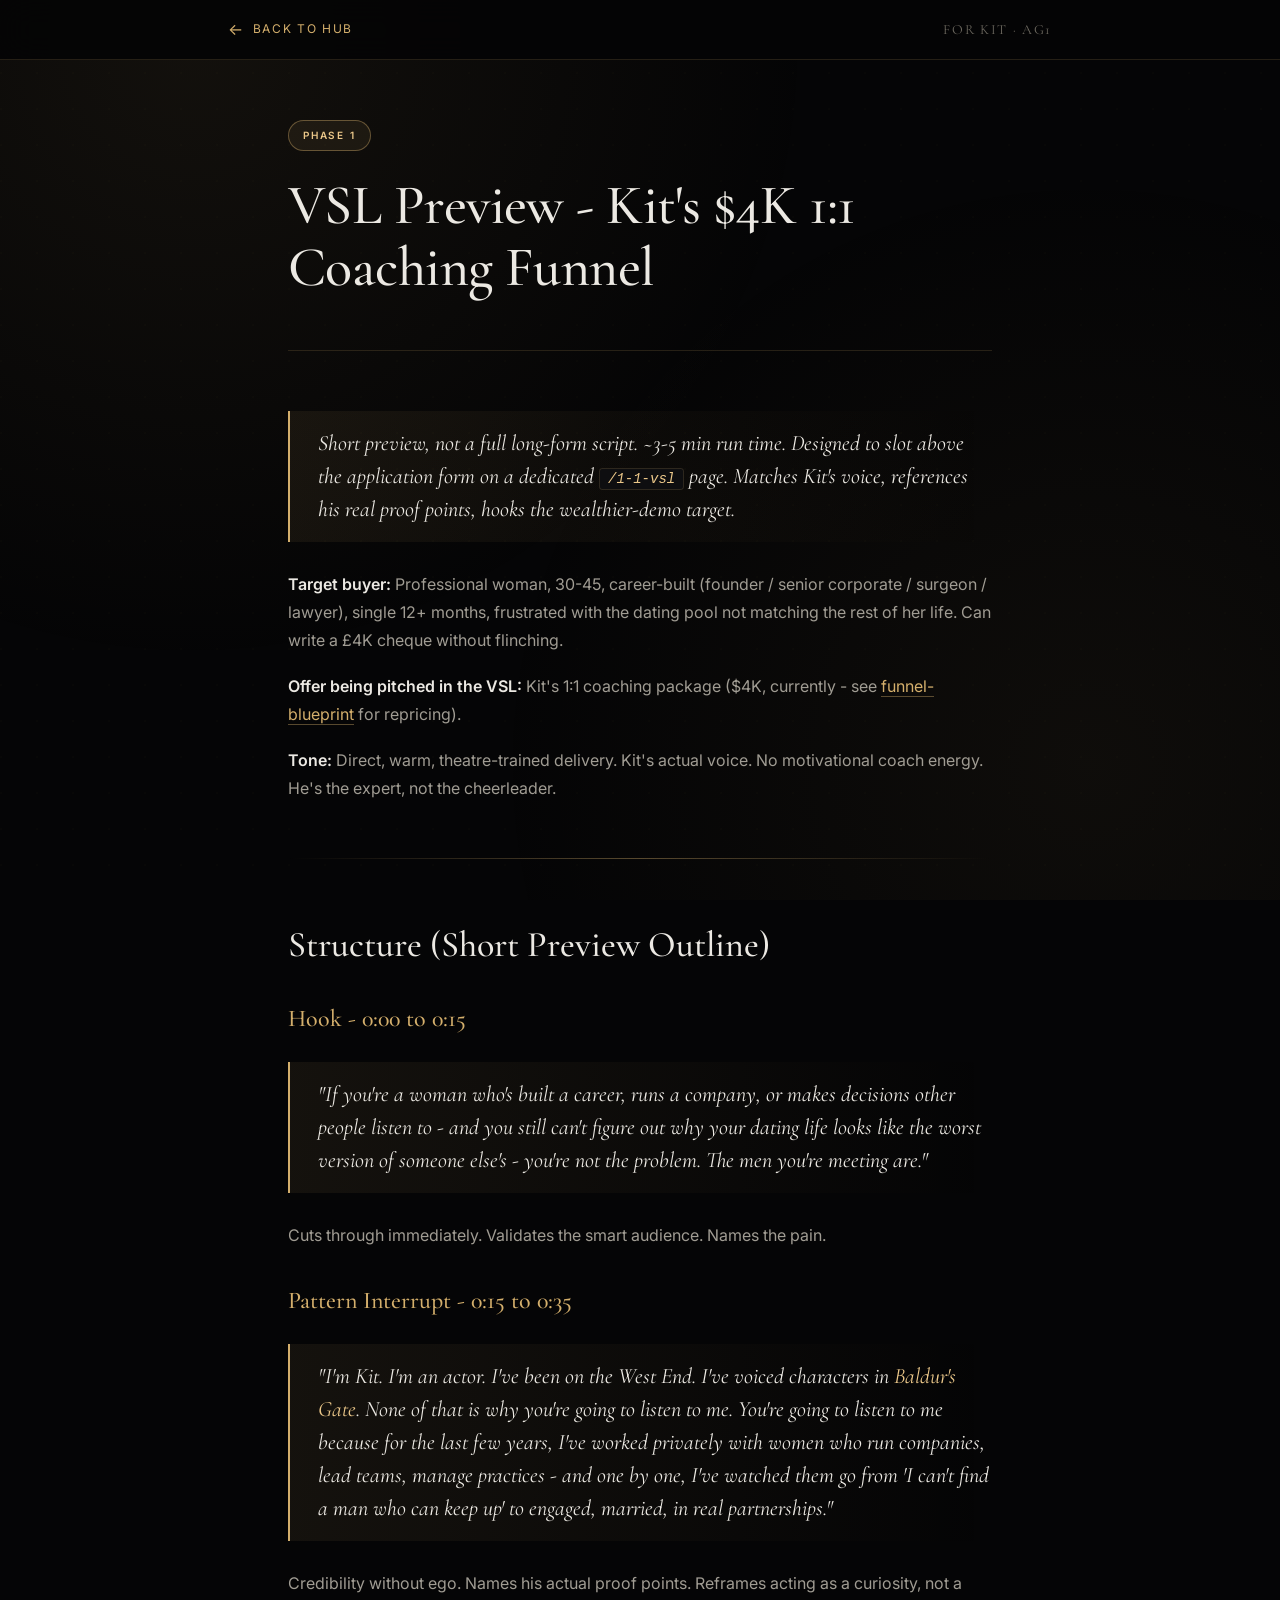
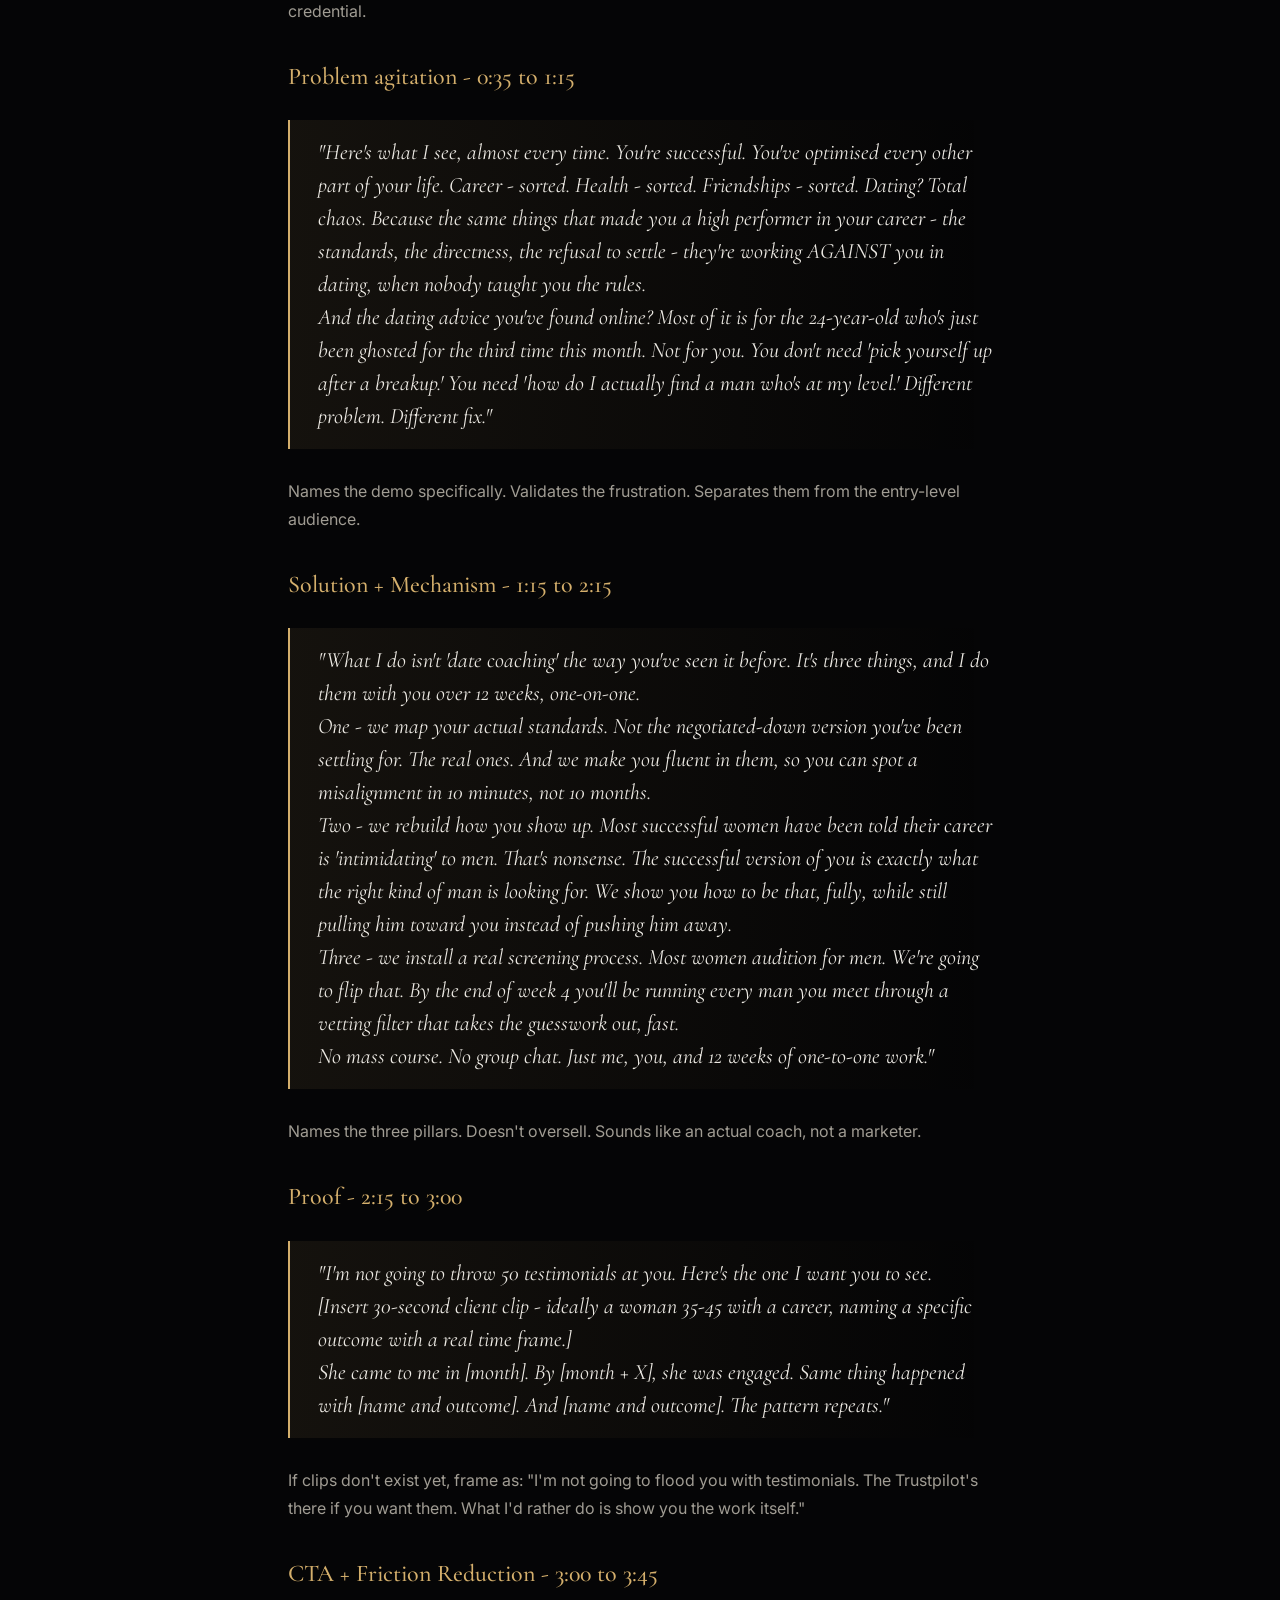
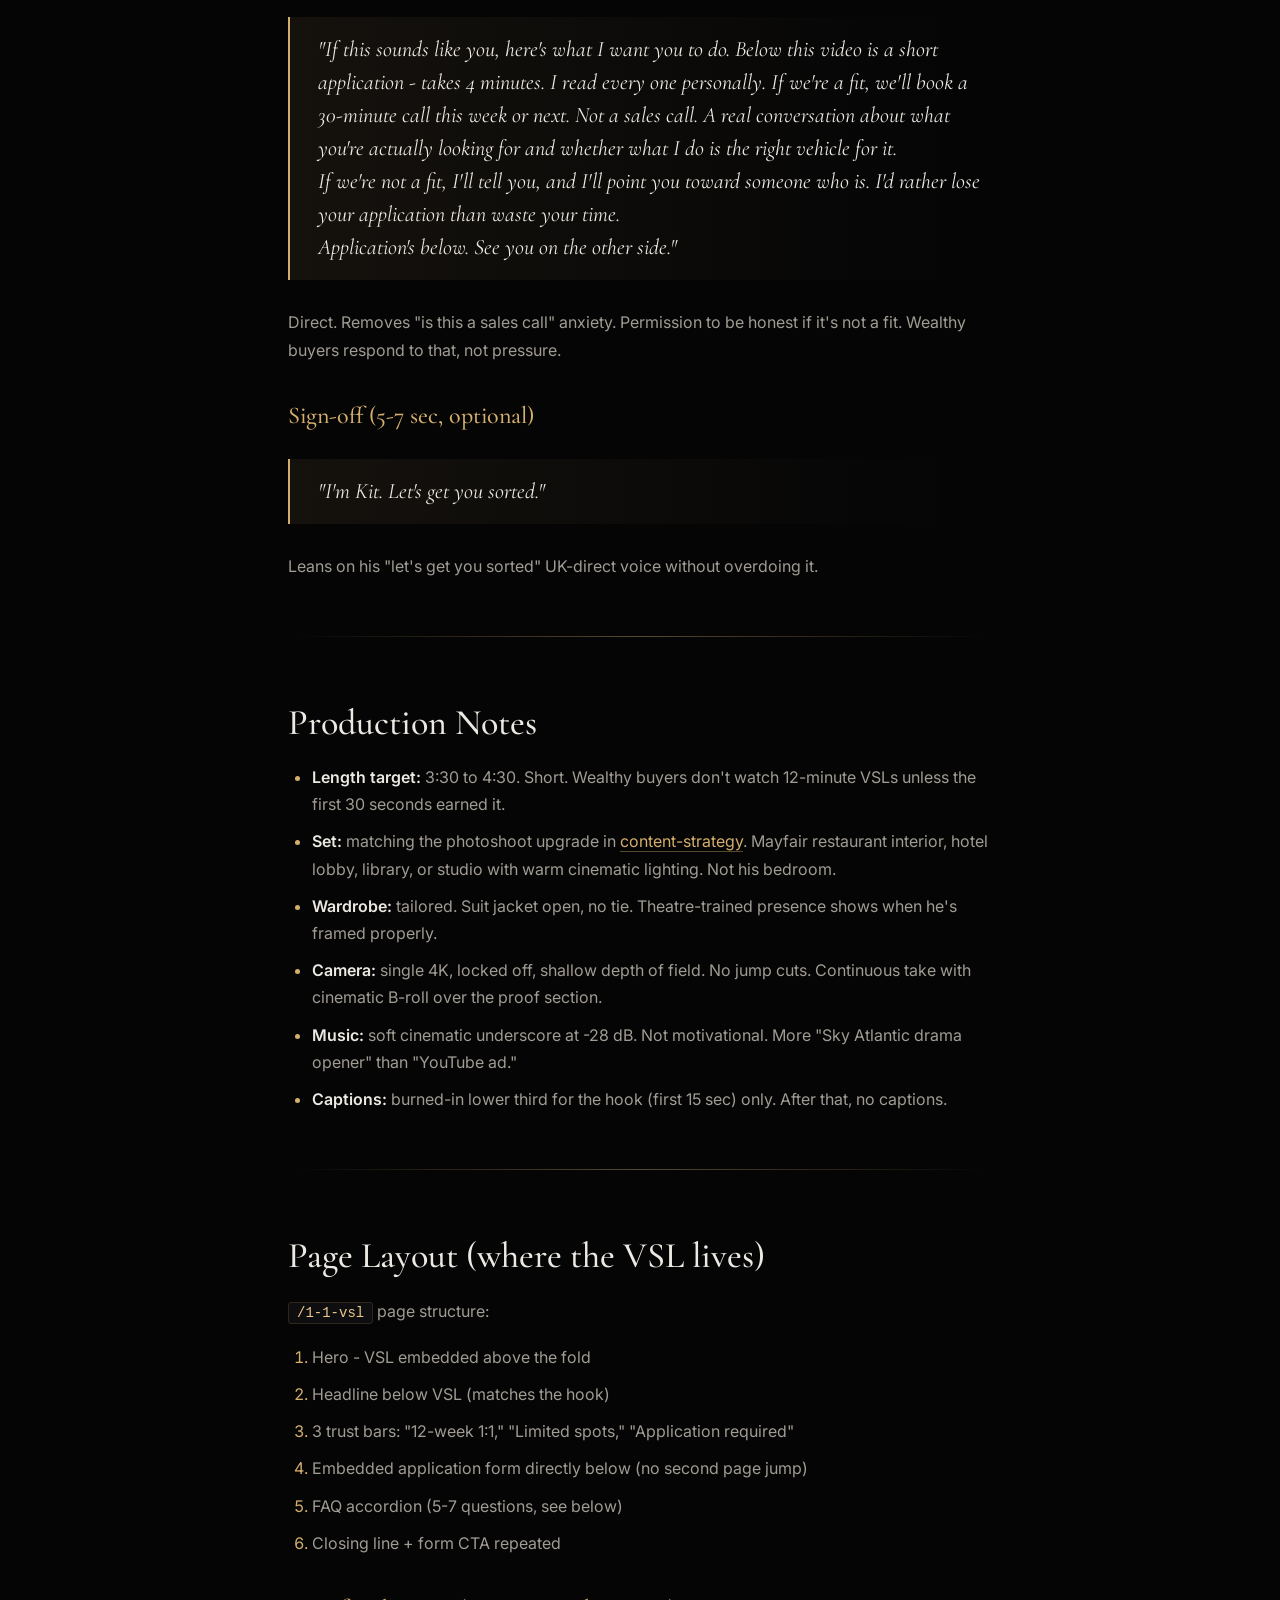
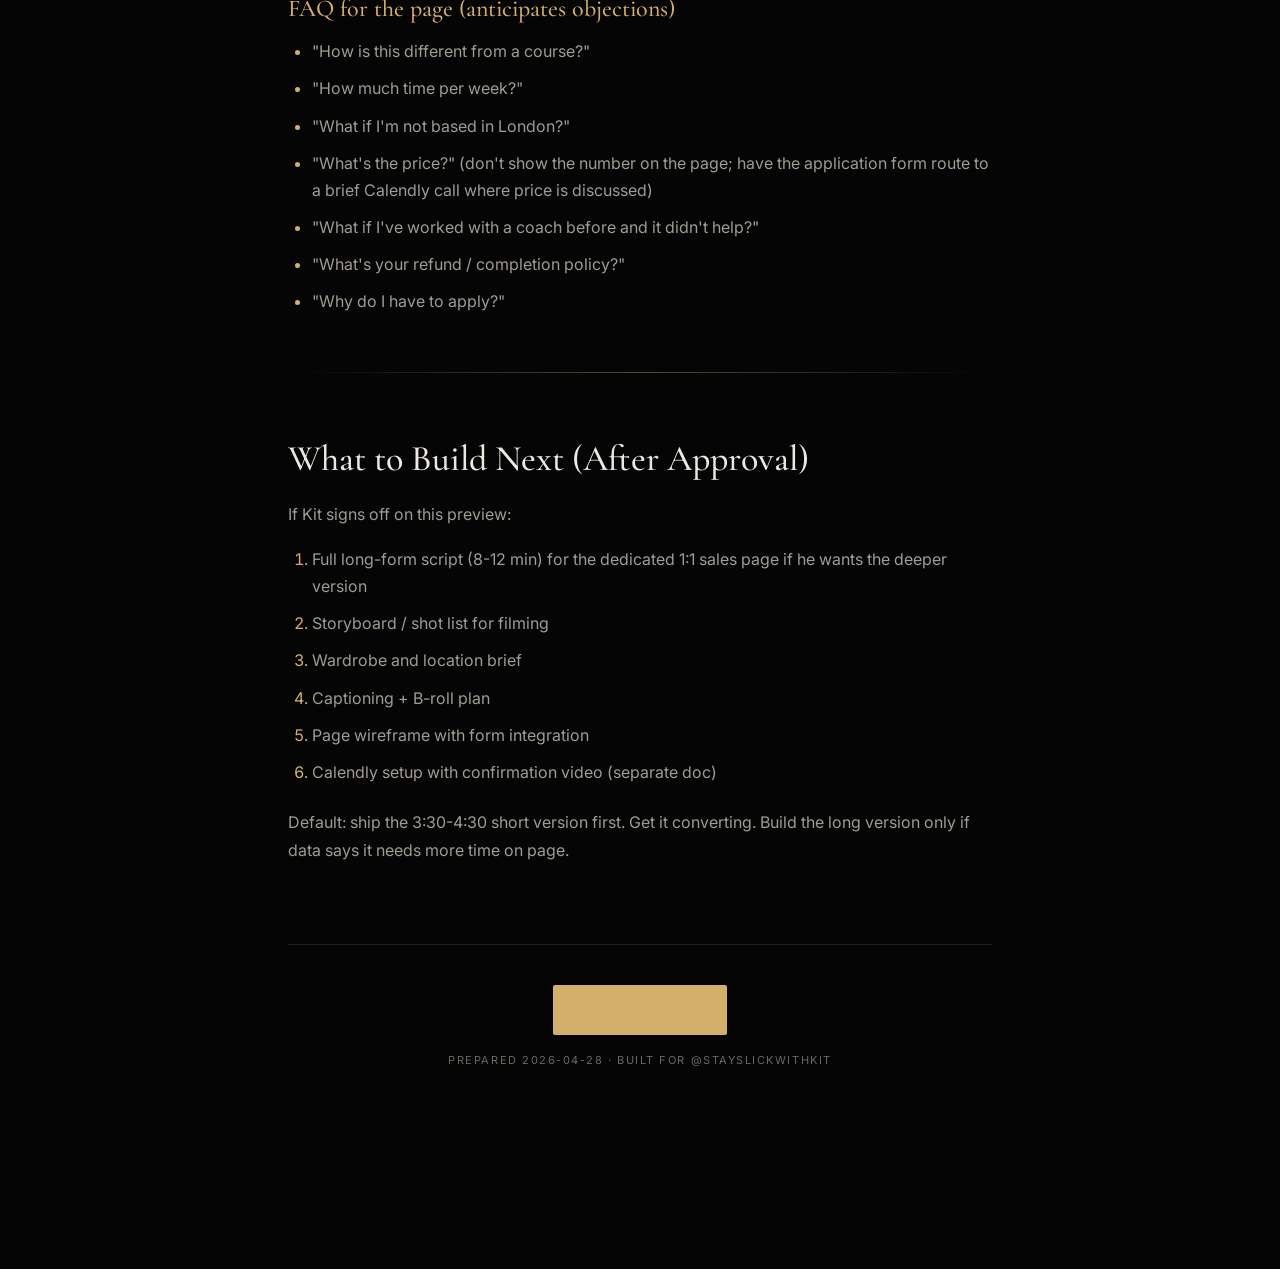
<file: vsl-preview.html>
<!DOCTYPE html>
<html lang="en">
<head>
<meta charset="UTF-8">
<meta name="viewport" content="width=device-width, initial-scale=1.0">
<title>VSL Preview Script · For Kit · AG1</title>
<meta name="description" content="VSL Preview Script - built for Kit Esuruoso by AG1 Consulting.">
<meta name="robots" content="noindex">
<meta property="og:title" content="VSL Preview Script · For Kit">
<meta property="og:description" content="Part of the funnel audit + 90-day install plan built for @stayslickwithkit by AG1 Consulting.">
<meta property="og:type" content="article">
<meta property="og:image" content="https://andrei170.github.io/stayslickwithkit-hub/og-image.png">
<meta name="twitter:card" content="summary_large_image">
<link rel="icon" type="image/svg+xml" href="favicon.svg">
<script defer data-domain="andrei170.github.io" src="https://plausible.io/js/script.js"></script>
<link rel="preconnect" href="https://fonts.googleapis.com">
<link rel="preconnect" href="https://fonts.gstatic.com" crossorigin>
<link href="https://fonts.googleapis.com/css2?family=Cormorant+Garamond:wght@400;500;600;700&family=Inter:wght@300;400;500;600;700&display=swap" rel="stylesheet">
<link rel="stylesheet" href="docs.css">
</head>
<body>

<nav class="nav">
  <div class="nav-inner">
    <a href="index.html" class="nav-back"><span class="arrow">&larr;</span> Back to Hub</a>
    <span class="nav-title">For Kit · AG1</span>
  </div>
</nav>

<article class="doc">
  <header class="doc-header">
    <span class="doc-tag">Phase 1</span>
    <h1>VSL Preview - Kit's $4K 1:1 Coaching Funnel</h1>
  </header>

  
<blockquote>
<p>Short preview, not a full long-form script. ~3-5 min run time. Designed to slot above the application form on a dedicated <code>/1-1-vsl</code> page. Matches Kit's voice, references his real proof points, hooks the wealthier-demo target.</p>
</blockquote>
<p><strong>Target buyer:</strong> Professional woman, 30-45, career-built (founder / senior corporate / surgeon / lawyer), single 12+ months, frustrated with the dating pool not matching the rest of her life. Can write a £4K cheque without flinching.</p>
<p><strong>Offer being pitched in the VSL:</strong> Kit's 1:1 coaching package ($4K, currently - see <a href="funnel-blueprint.html">funnel-blueprint</a> for repricing).</p>
<p><strong>Tone:</strong> Direct, warm, theatre-trained delivery. Kit's actual voice. No motivational coach energy. He's the expert, not the cheerleader.</p>
<hr />
<h2>Structure (Short Preview Outline)</h2>
<h3>Hook - 0:00 to 0:15</h3>
<blockquote>
<p>"If you're a woman who's built a career, runs a company, or makes decisions other people listen to - and you still can't figure out why your dating life looks like the worst version of someone else's - you're not the problem. The men you're meeting are."</p>
</blockquote>
<p>Cuts through immediately. Validates the smart audience. Names the pain.</p>
<h3>Pattern Interrupt - 0:15 to 0:35</h3>
<blockquote>
<p>"I'm Kit. I'm an actor. I've been on the West End. I've voiced characters in <em>Baldur's Gate</em>. None of that is why you're going to listen to me. You're going to listen to me because for the last few years, I've worked privately with women who run companies, lead teams, manage practices - and one by one, I've watched them go from 'I can't find a man who can keep up' to engaged, married, in real partnerships."</p>
</blockquote>
<p>Credibility without ego. Names his actual proof points. Reframes acting as a curiosity, not a credential.</p>
<h3>Problem agitation - 0:35 to 1:15</h3>
<blockquote>
<p>"Here's what I see, almost every time. You're successful. You've optimised every other part of your life. Career - sorted. Health - sorted. Friendships - sorted. Dating? Total chaos. Because the same things that made you a high performer in your career - the standards, the directness, the refusal to settle - they're working AGAINST you in dating, when nobody taught you the rules.</p>
<p>And the dating advice you've found online? Most of it is for the 24-year-old who's just been ghosted for the third time this month. Not for you. You don't need 'pick yourself up after a breakup.' You need 'how do I actually find a man who's at my level.' Different problem. Different fix."</p>
</blockquote>
<p>Names the demo specifically. Validates the frustration. Separates them from the entry-level audience.</p>
<h3>Solution + Mechanism - 1:15 to 2:15</h3>
<blockquote>
<p>"What I do isn't 'date coaching' the way you've seen it before. It's three things, and I do them with you over 12 weeks, one-on-one.</p>
<p>One - we map your actual standards. Not the negotiated-down version you've been settling for. The real ones. And we make you fluent in them, so you can spot a misalignment in 10 minutes, not 10 months.</p>
<p>Two - we rebuild how you show up. Most successful women have been told their career is 'intimidating' to men. That's nonsense. The successful version of you is exactly what the right kind of man is looking for. We show you how to be that, fully, while still pulling him toward you instead of pushing him away.</p>
<p>Three - we install a real screening process. Most women audition for men. We're going to flip that. By the end of week 4 you'll be running every man you meet through a vetting filter that takes the guesswork out, fast.</p>
<p>No mass course. No group chat. Just me, you, and 12 weeks of one-to-one work."</p>
</blockquote>
<p>Names the three pillars. Doesn't oversell. Sounds like an actual coach, not a marketer.</p>
<h3>Proof - 2:15 to 3:00</h3>
<blockquote>
<p>"I'm not going to throw 50 testimonials at you. Here's the one I want you to see.</p>
<p>[Insert 30-second client clip - ideally a woman 35-45 with a career, naming a specific outcome with a real time frame.]</p>
<p>She came to me in [month]. By [month + X], she was engaged. Same thing happened with [name and outcome]. And [name and outcome]. The pattern repeats."</p>
</blockquote>
<p>If clips don't exist yet, frame as: "I'm not going to flood you with testimonials. The Trustpilot's there if you want them. What I'd rather do is show you the work itself."</p>
<h3>CTA + Friction Reduction - 3:00 to 3:45</h3>
<blockquote>
<p>"If this sounds like you, here's what I want you to do. Below this video is a short application - takes 4 minutes. I read every one personally. If we're a fit, we'll book a 30-minute call this week or next. Not a sales call. A real conversation about what you're actually looking for and whether what I do is the right vehicle for it.</p>
<p>If we're not a fit, I'll tell you, and I'll point you toward someone who is. I'd rather lose your application than waste your time.</p>
<p>Application's below. See you on the other side."</p>
</blockquote>
<p>Direct. Removes "is this a sales call" anxiety. Permission to be honest if it's not a fit. Wealthy buyers respond to that, not pressure.</p>
<h3>Sign-off (5-7 sec, optional)</h3>
<blockquote>
<p>"I'm Kit. Let's get you sorted."</p>
</blockquote>
<p>Leans on his "let's get you sorted" UK-direct voice without overdoing it.</p>
<hr />
<h2>Production Notes</h2>
<ul>
<li><strong>Length target:</strong> 3:30 to 4:30. Short. Wealthy buyers don't watch 12-minute VSLs unless the first 30 seconds earned it.</li>
<li><strong>Set:</strong> matching the photoshoot upgrade in <a href="content-strategy.html">content-strategy</a>. Mayfair restaurant interior, hotel lobby, library, or studio with warm cinematic lighting. Not his bedroom.</li>
<li><strong>Wardrobe:</strong> tailored. Suit jacket open, no tie. Theatre-trained presence shows when he's framed properly.</li>
<li><strong>Camera:</strong> single 4K, locked off, shallow depth of field. No jump cuts. Continuous take with cinematic B-roll over the proof section.</li>
<li><strong>Music:</strong> soft cinematic underscore at -28 dB. Not motivational. More "Sky Atlantic drama opener" than "YouTube ad."</li>
<li><strong>Captions:</strong> burned-in lower third for the hook (first 15 sec) only. After that, no captions.</li>
</ul>
<hr />
<h2>Page Layout (where the VSL lives)</h2>
<p><code>/1-1-vsl</code> page structure:</p>
<ol>
<li>Hero - VSL embedded above the fold</li>
<li>Headline below VSL (matches the hook)</li>
<li>3 trust bars: "12-week 1:1," "Limited spots," "Application required"</li>
<li>Embedded application form directly below (no second page jump)</li>
<li>FAQ accordion (5-7 questions, see below)</li>
<li>Closing line + form CTA repeated</li>
</ol>
<h3>FAQ for the page (anticipates objections)</h3>
<ul>
<li>"How is this different from a course?"</li>
<li>"How much time per week?"</li>
<li>"What if I'm not based in London?"</li>
<li>"What's the price?" (don't show the number on the page; have the application form route to a brief Calendly call where price is discussed)</li>
<li>"What if I've worked with a coach before and it didn't help?"</li>
<li>"What's your refund / completion policy?"</li>
<li>"Why do I have to apply?"</li>
</ul>
<hr />
<h2>What to Build Next (After Approval)</h2>
<p>If Kit signs off on this preview:</p>
<ol>
<li>Full long-form script (8-12 min) for the dedicated 1:1 sales page if he wants the deeper version</li>
<li>Storyboard / shot list for filming</li>
<li>Wardrobe and location brief</li>
<li>Captioning + B-roll plan</li>
<li>Page wireframe with form integration</li>
<li>Calendly setup with confirmation video (separate doc)</li>
</ol>
<p>Default: ship the 3:30-4:30 short version first. Get it converting. Build the long version only if data says it needs more time on page.</p>

  <footer class="doc-footer">
    <a href="index.html" class="doc-footer-link">Back to Hub</a>
    <div class="doc-meta">Prepared 2026-04-28 &middot; Built for @stayslickwithkit</div>
  </footer>
</article>

</body>
</html>
</file>
<file: docs.css>
/* AG1 Doc Stylesheet — used by all converted markdown deliverables */
* { margin: 0; padding: 0; box-sizing: border-box; }
:root {
  --bg-deep: #050506;
  --bg-elev: #0e0e10;
  --bg-card: rgba(20, 20, 24, 0.65);
  --gold: #d4af6c;
  --gold-bright: #ecc88a;
  --text-primary: #ece9e3;
  --text-secondary: #a09c93;
  --text-muted: #6c685f;
  --border: rgba(212, 175, 108, 0.16);
  --border-strong: rgba(212, 175, 108, 0.4);
  --accent-soft: rgba(212, 175, 108, 0.08);
}
html { scroll-behavior: smooth; }
body {
  font-family: 'Inter', -apple-system, BlinkMacSystemFont, sans-serif;
  background: var(--bg-deep);
  color: var(--text-primary);
  line-height: 1.7;
  font-size: 16px;
  overflow-x: hidden;
  padding-bottom: 120px;
}
body::before {
  content: '';
  position: fixed;
  inset: 0;
  background:
    radial-gradient(circle at 15% 5%, rgba(212, 175, 108, 0.07), transparent 45%),
    radial-gradient(circle at 85% 85%, rgba(212, 175, 108, 0.05), transparent 45%);
  pointer-events: none;
  z-index: 0;
}
body::after {
  content: '';
  position: fixed;
  inset: 0;
  background-image: radial-gradient(circle at 1px 1px, rgba(212, 175, 108, 0.04) 1px, transparent 0);
  background-size: 36px 36px;
  pointer-events: none;
  z-index: 0;
  opacity: 0.5;
}
.nav {
  position: sticky;
  top: 0;
  padding: 16px 0;
  background: rgba(5, 5, 6, 0.92);
  backdrop-filter: blur(18px);
  -webkit-backdrop-filter: blur(18px);
  border-bottom: 1px solid var(--border);
  z-index: 100;
}
.nav-inner {
  max-width: 880px;
  margin: 0 auto;
  padding: 0 28px;
  display: flex;
  justify-content: space-between;
  align-items: center;
}
.nav-back {
  font-family: 'Inter', sans-serif;
  font-size: 12px;
  letter-spacing: 0.14em;
  text-transform: uppercase;
  color: var(--gold);
  text-decoration: none;
  display: flex;
  align-items: center;
  gap: 8px;
  transition: color 0.3s ease;
}
.nav-back:hover { color: var(--gold-bright); }
.nav-back .arrow { font-size: 16px; }
.nav-title {
  font-family: 'Cormorant Garamond', serif;
  font-size: 14px;
  letter-spacing: 0.12em;
  text-transform: uppercase;
  color: var(--text-muted);
}
.doc {
  max-width: 760px;
  margin: 0 auto;
  padding: 60px 28px 80px;
  position: relative;
  z-index: 1;
}
.doc-header {
  margin-bottom: 60px;
  padding-bottom: 36px;
  border-bottom: 1px solid var(--border);
}
.doc-tag {
  display: inline-block;
  padding: 6px 14px;
  background: var(--accent-soft);
  border: 1px solid var(--border-strong);
  border-radius: 100px;
  font-size: 10px;
  font-weight: 600;
  letter-spacing: 0.18em;
  text-transform: uppercase;
  color: var(--gold-bright);
  margin-bottom: 24px;
}
.doc h1 {
  font-family: 'Cormorant Garamond', Georgia, serif;
  font-weight: 500;
  letter-spacing: -0.01em;
  font-size: clamp(36px, 5vw, 56px);
  line-height: 1.1;
  margin-bottom: 16px;
  color: var(--text-primary);
}
.doc h1 em { color: var(--gold); font-style: italic; font-weight: 400; }
.doc h2 {
  font-family: 'Cormorant Garamond', Georgia, serif;
  font-weight: 500;
  font-size: clamp(26px, 3.5vw, 36px);
  line-height: 1.2;
  margin: 56px 0 20px;
  color: var(--text-primary);
  padding-top: 8px;
}
.doc h3 {
  font-family: 'Cormorant Garamond', Georgia, serif;
  font-weight: 500;
  font-size: 24px;
  line-height: 1.3;
  margin: 36px 0 14px;
  color: var(--gold);
}
.doc h4 {
  font-family: 'Inter', sans-serif;
  font-weight: 600;
  font-size: 14px;
  letter-spacing: 0.12em;
  text-transform: uppercase;
  color: var(--gold);
  margin: 28px 0 12px;
}
.doc p {
  margin-bottom: 18px;
  color: var(--text-secondary);
  font-size: 16px;
  line-height: 1.75;
}
.doc strong { color: var(--text-primary); font-weight: 600; }
.doc em { color: var(--gold-bright); font-style: italic; }
.doc a {
  color: var(--gold);
  text-decoration: none;
  border-bottom: 1px solid var(--border-strong);
  transition: color 0.3s ease, border-color 0.3s ease;
}
.doc a:hover {
  color: var(--gold-bright);
  border-bottom-color: var(--gold-bright);
}
.doc ul, .doc ol {
  margin: 0 0 22px 24px;
  color: var(--text-secondary);
}
.doc li {
  margin-bottom: 10px;
  line-height: 1.7;
}
.doc li::marker { color: var(--gold); }
.doc blockquote {
  border-left: 2px solid var(--gold);
  padding: 16px 0 16px 28px;
  margin: 28px 0;
  font-family: 'Cormorant Garamond', Georgia, serif;
  font-size: 22px;
  font-style: italic;
  line-height: 1.5;
  color: var(--text-primary);
  background: linear-gradient(90deg, var(--accent-soft), transparent);
}
.doc blockquote p { color: inherit; font-size: inherit; line-height: inherit; margin-bottom: 0; }
.doc code {
  font-family: 'Menlo', 'Monaco', 'Consolas', monospace;
  font-size: 14px;
  padding: 2px 8px;
  background: var(--bg-elev);
  border: 1px solid var(--border);
  border-radius: 3px;
  color: var(--gold-bright);
}
.doc pre {
  background: var(--bg-elev);
  border: 1px solid var(--border);
  border-radius: 4px;
  padding: 20px;
  overflow-x: auto;
  margin: 24px 0;
  font-size: 13px;
  line-height: 1.6;
}
.doc pre code {
  background: transparent;
  border: 0;
  padding: 0;
  color: var(--text-secondary);
}
.doc hr {
  border: 0;
  height: 1px;
  background: linear-gradient(90deg, transparent, var(--border-strong), transparent);
  margin: 56px 0;
}
.doc table {
  width: 100%;
  border-collapse: collapse;
  margin: 28px 0;
  background: var(--bg-card);
  border: 1px solid var(--border);
  border-radius: 3px;
  overflow: hidden;
  font-size: 14px;
}
.doc th, .doc td {
  padding: 14px 18px;
  text-align: left;
  border-bottom: 1px solid var(--border);
}
.doc th {
  background: var(--accent-soft);
  font-weight: 600;
  color: var(--gold);
  font-size: 11px;
  letter-spacing: 0.16em;
  text-transform: uppercase;
}
.doc tr:last-child td { border-bottom: 0; }
.doc tr:hover td { background: rgba(212, 175, 108, 0.04); }
.doc td { color: var(--text-secondary); }
.doc td strong { color: var(--text-primary); }
.doc-footer {
  margin-top: 80px;
  padding-top: 40px;
  border-top: 1px solid var(--border);
  text-align: center;
}
.doc-footer-link {
  display: inline-block;
  padding: 14px 36px;
  background: var(--gold);
  color: var(--bg-deep);
  border-radius: 2px;
  font-size: 12px;
  font-weight: 600;
  letter-spacing: 0.14em;
  text-transform: uppercase;
  text-decoration: none;
  border: 0;
  transition: all 0.3s ease;
}
.doc-footer-link:hover {
  background: var(--gold-bright);
  transform: translateY(-1px);
  border: 0;
}
.doc-meta {
  font-size: 11px;
  letter-spacing: 0.14em;
  text-transform: uppercase;
  color: var(--text-muted);
  margin-top: 16px;
}
@media (max-width: 640px) {
  .doc { padding: 40px 22px 60px; }
  .doc-header { margin-bottom: 40px; padding-bottom: 28px; }
  .doc h2 { margin-top: 40px; }
  .doc table { font-size: 13px; }
  .doc th, .doc td { padding: 10px 12px; }
}
</file>
